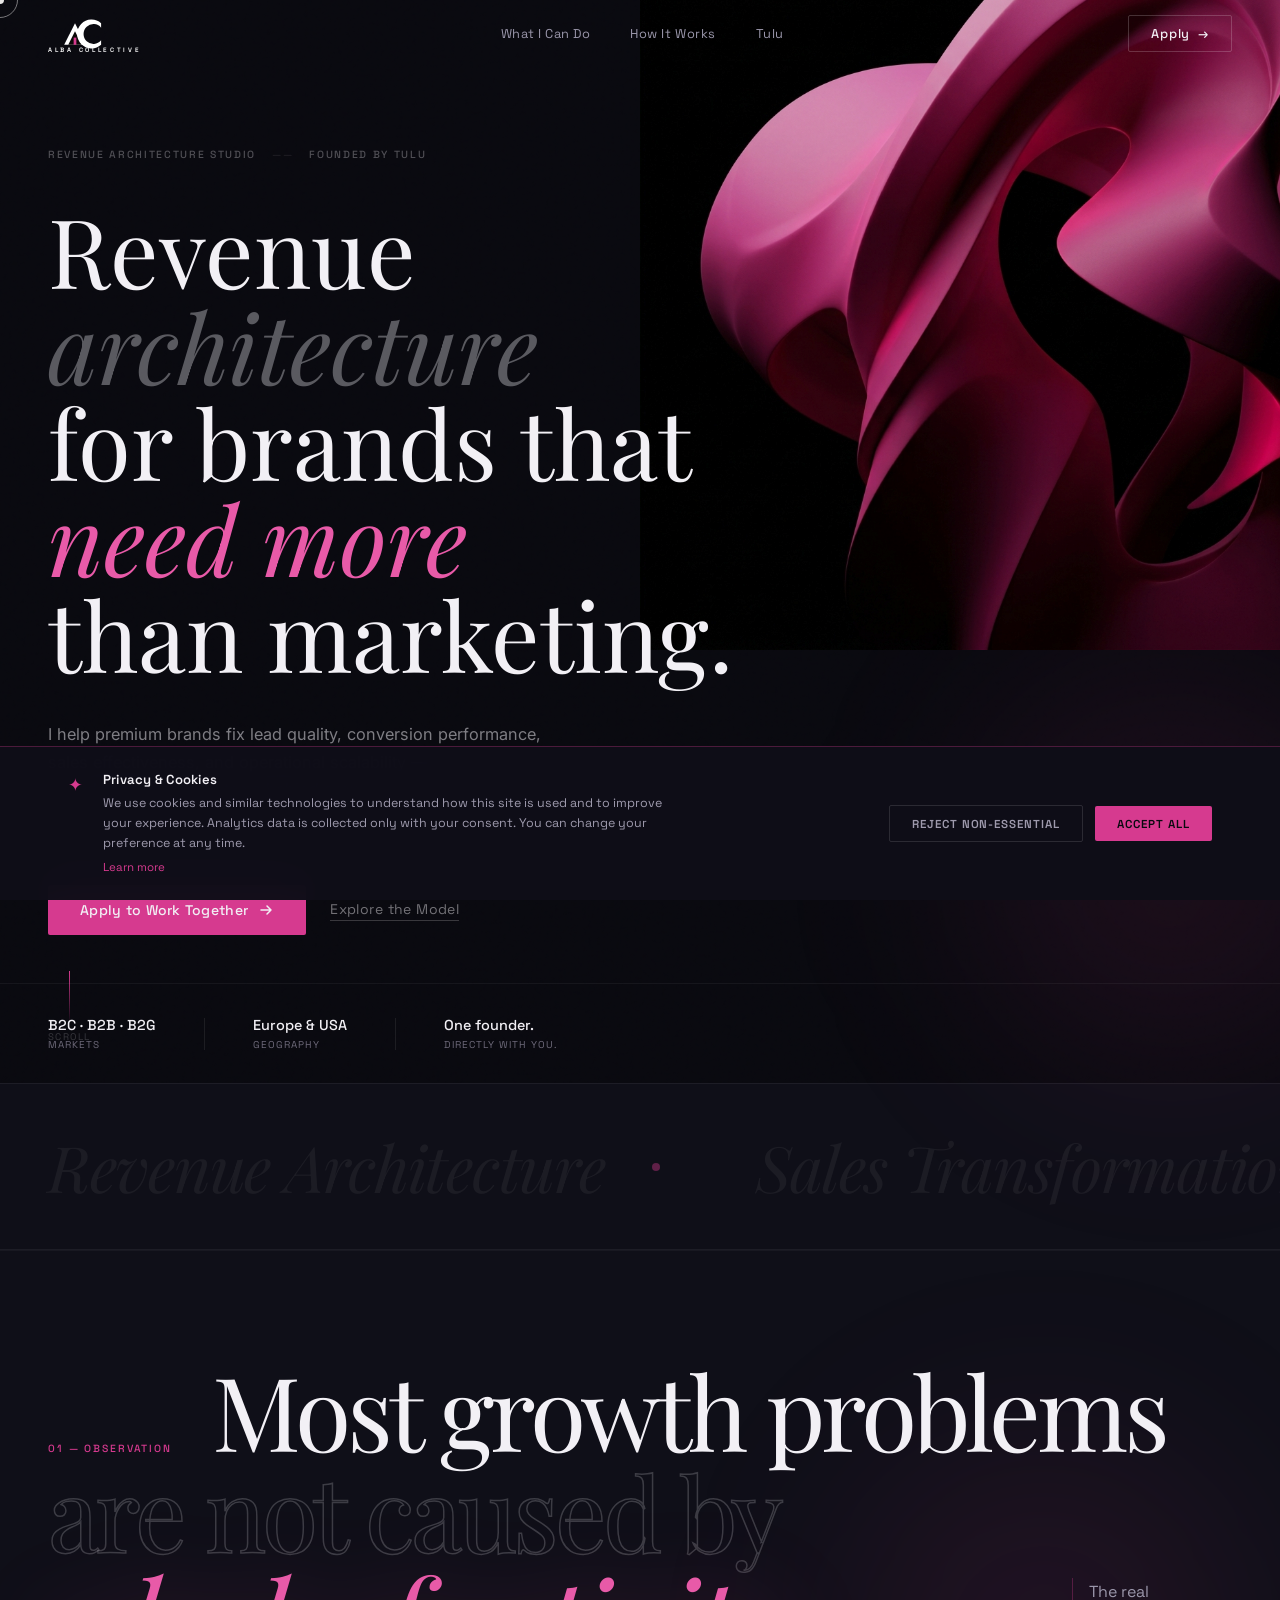
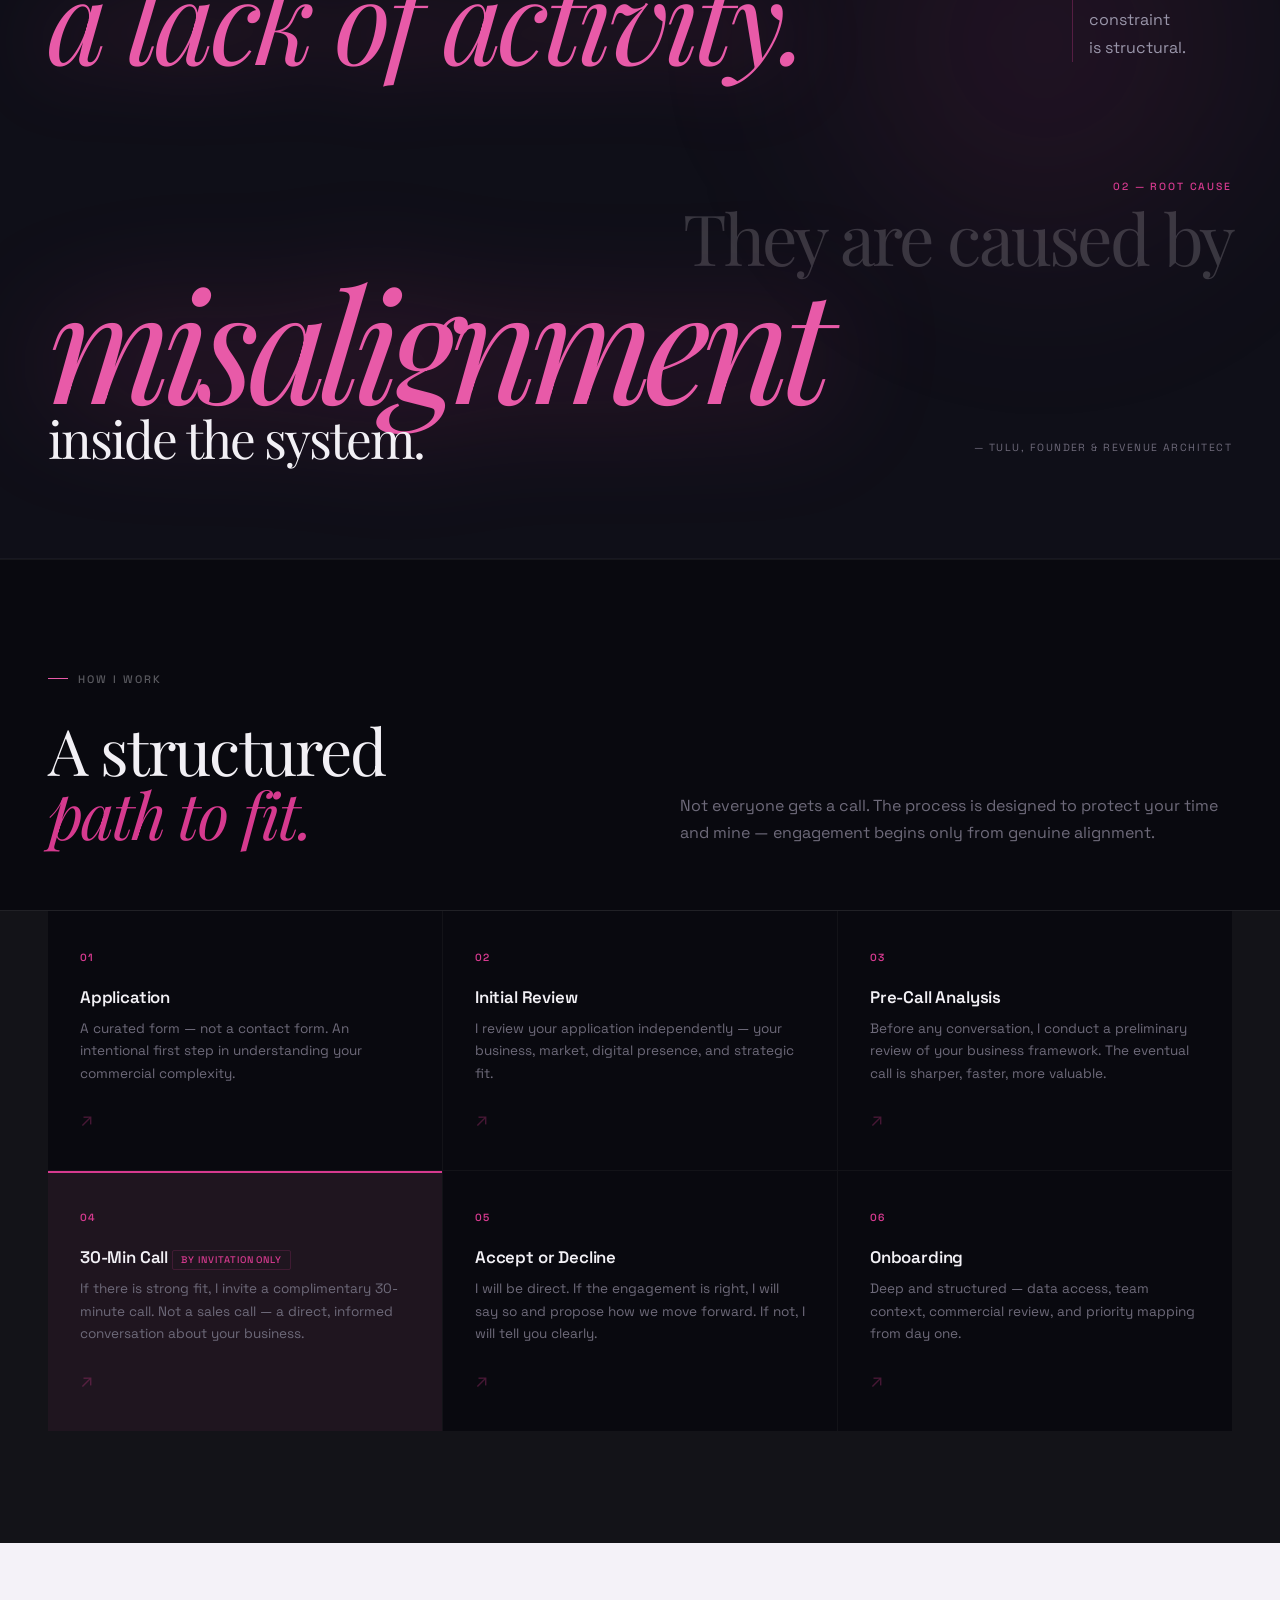
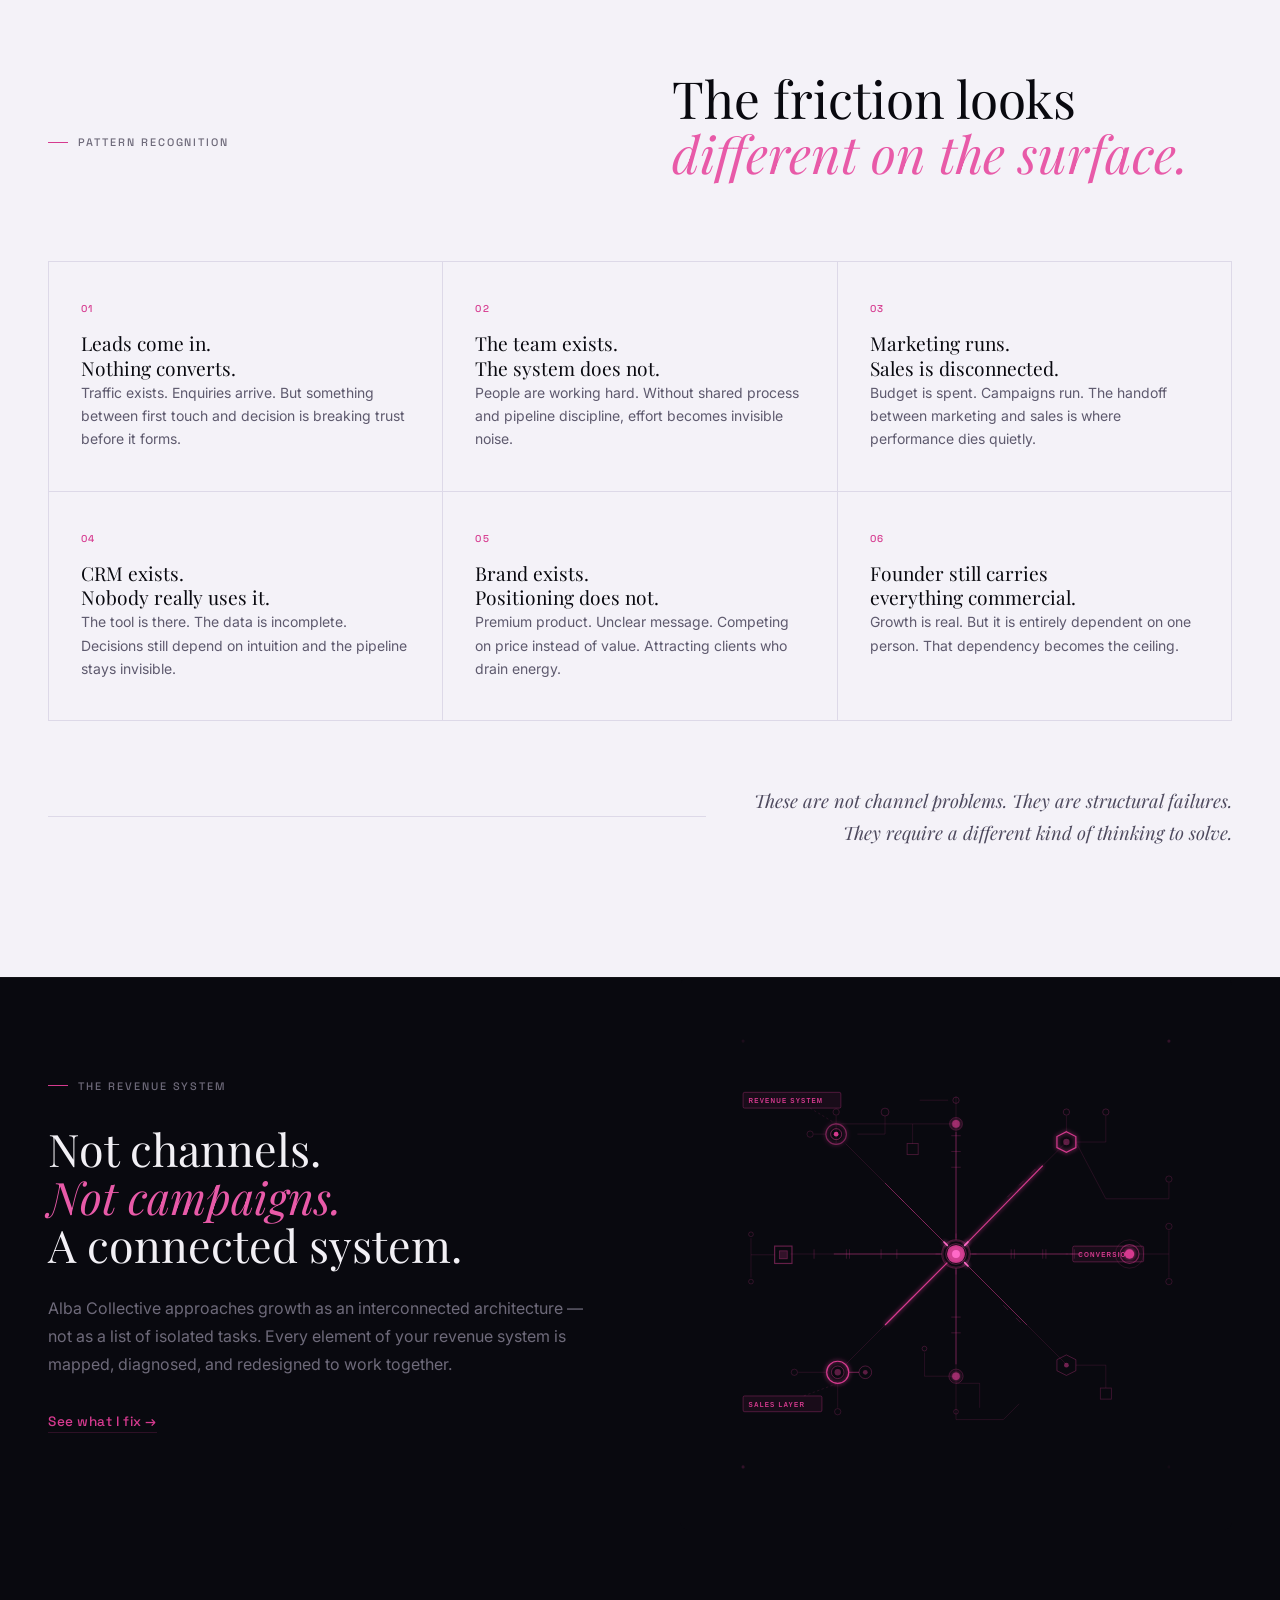
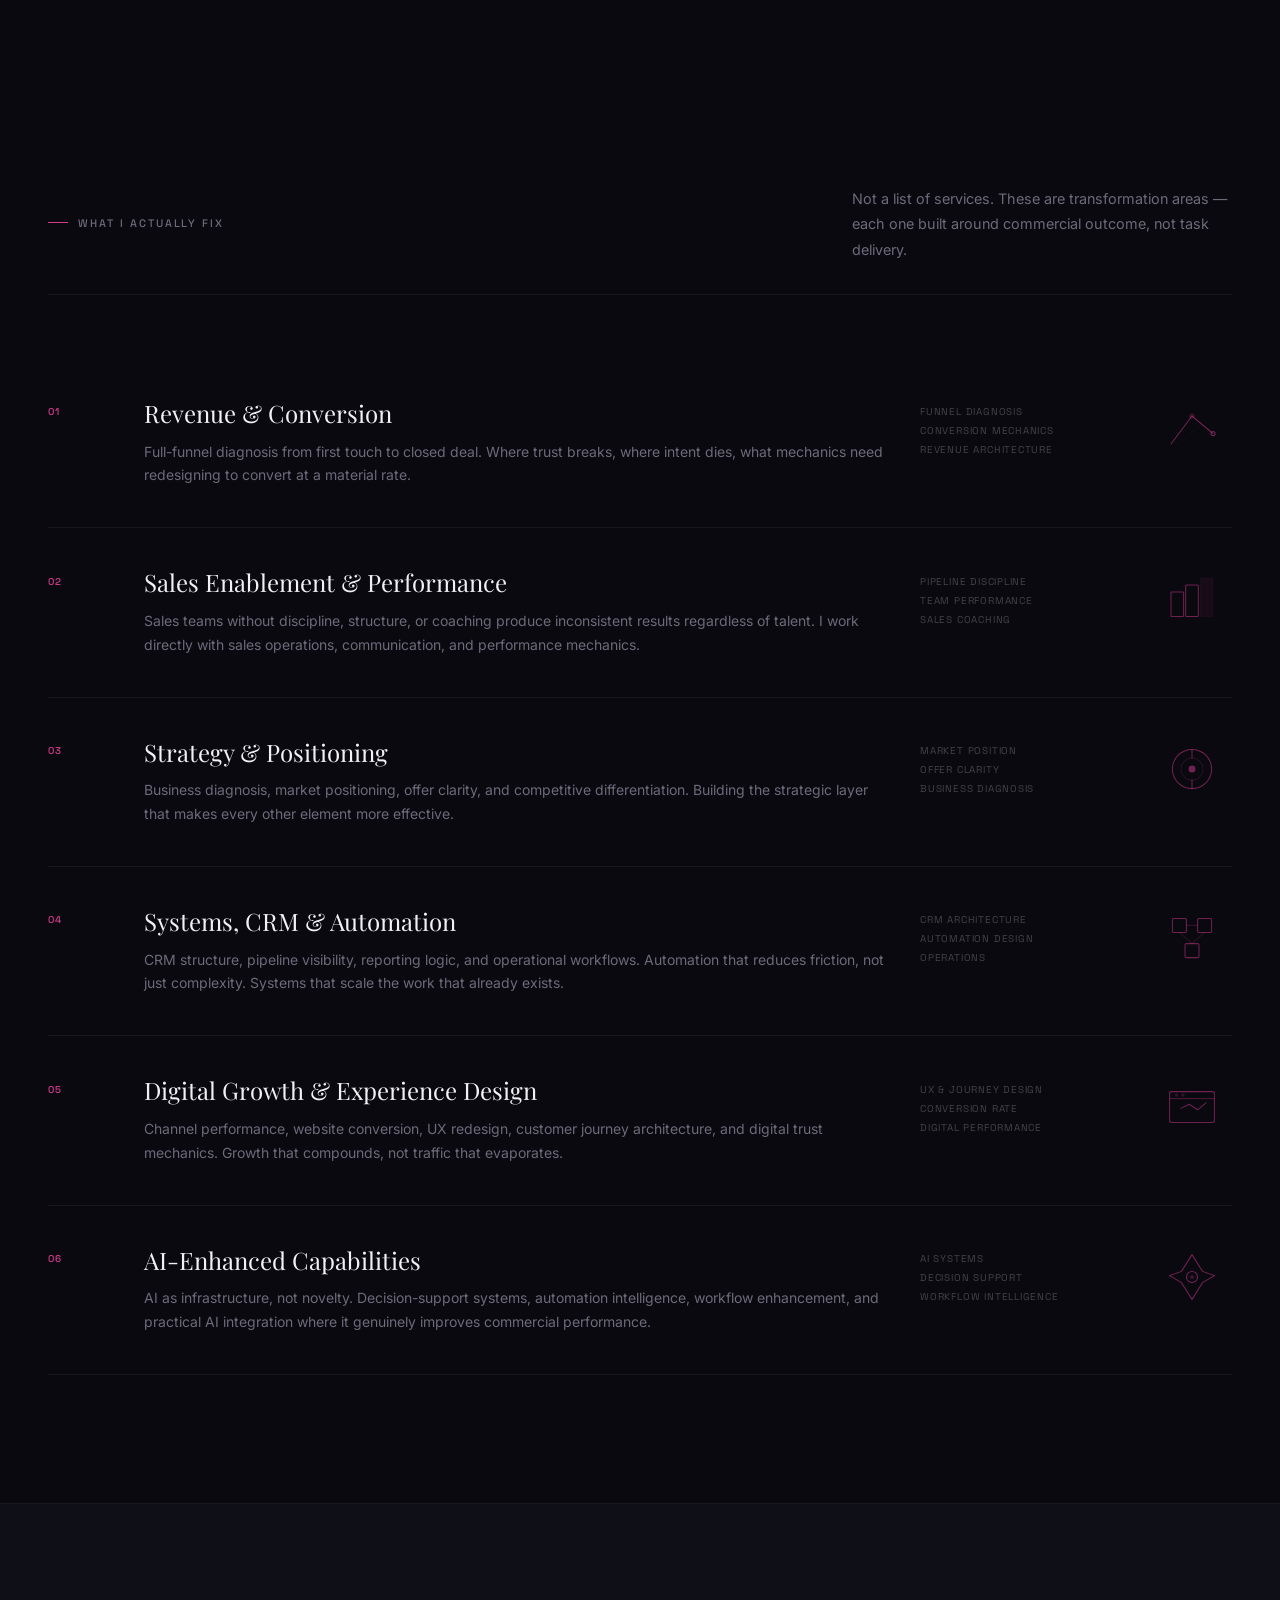
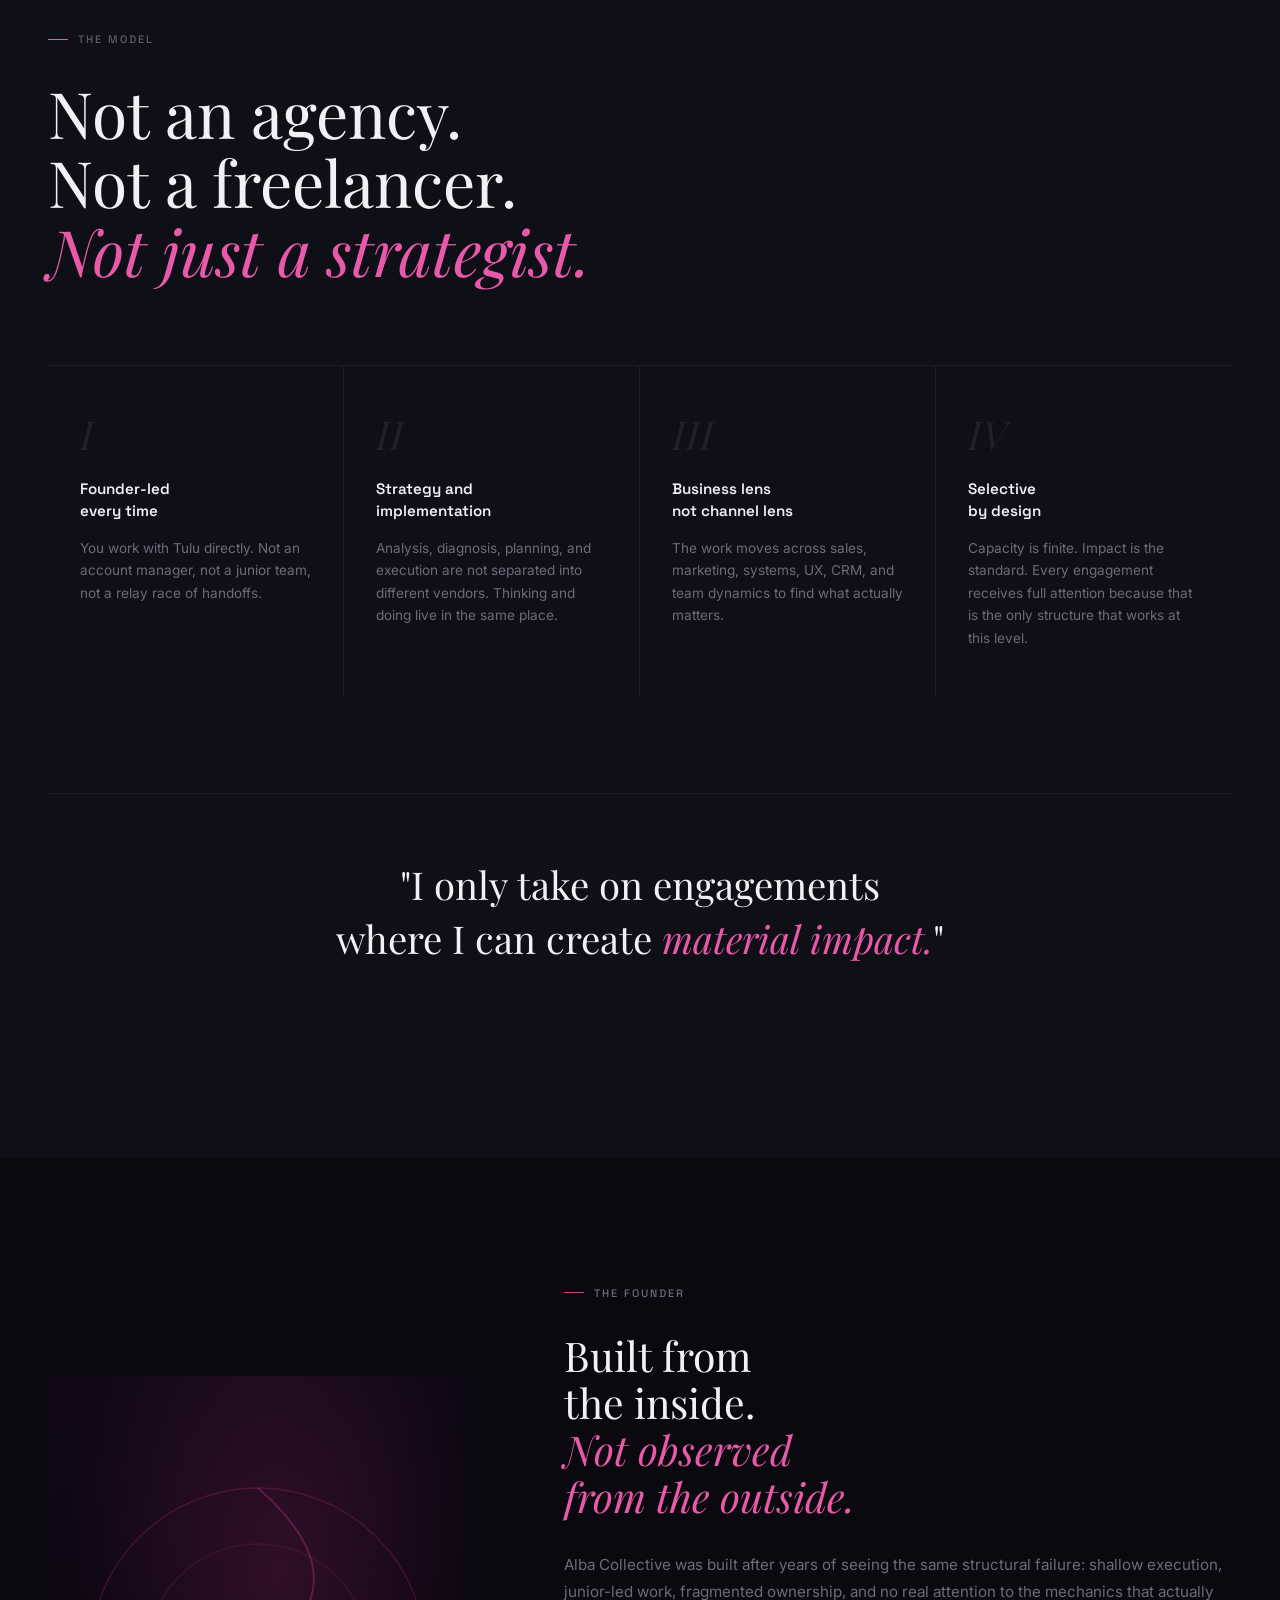
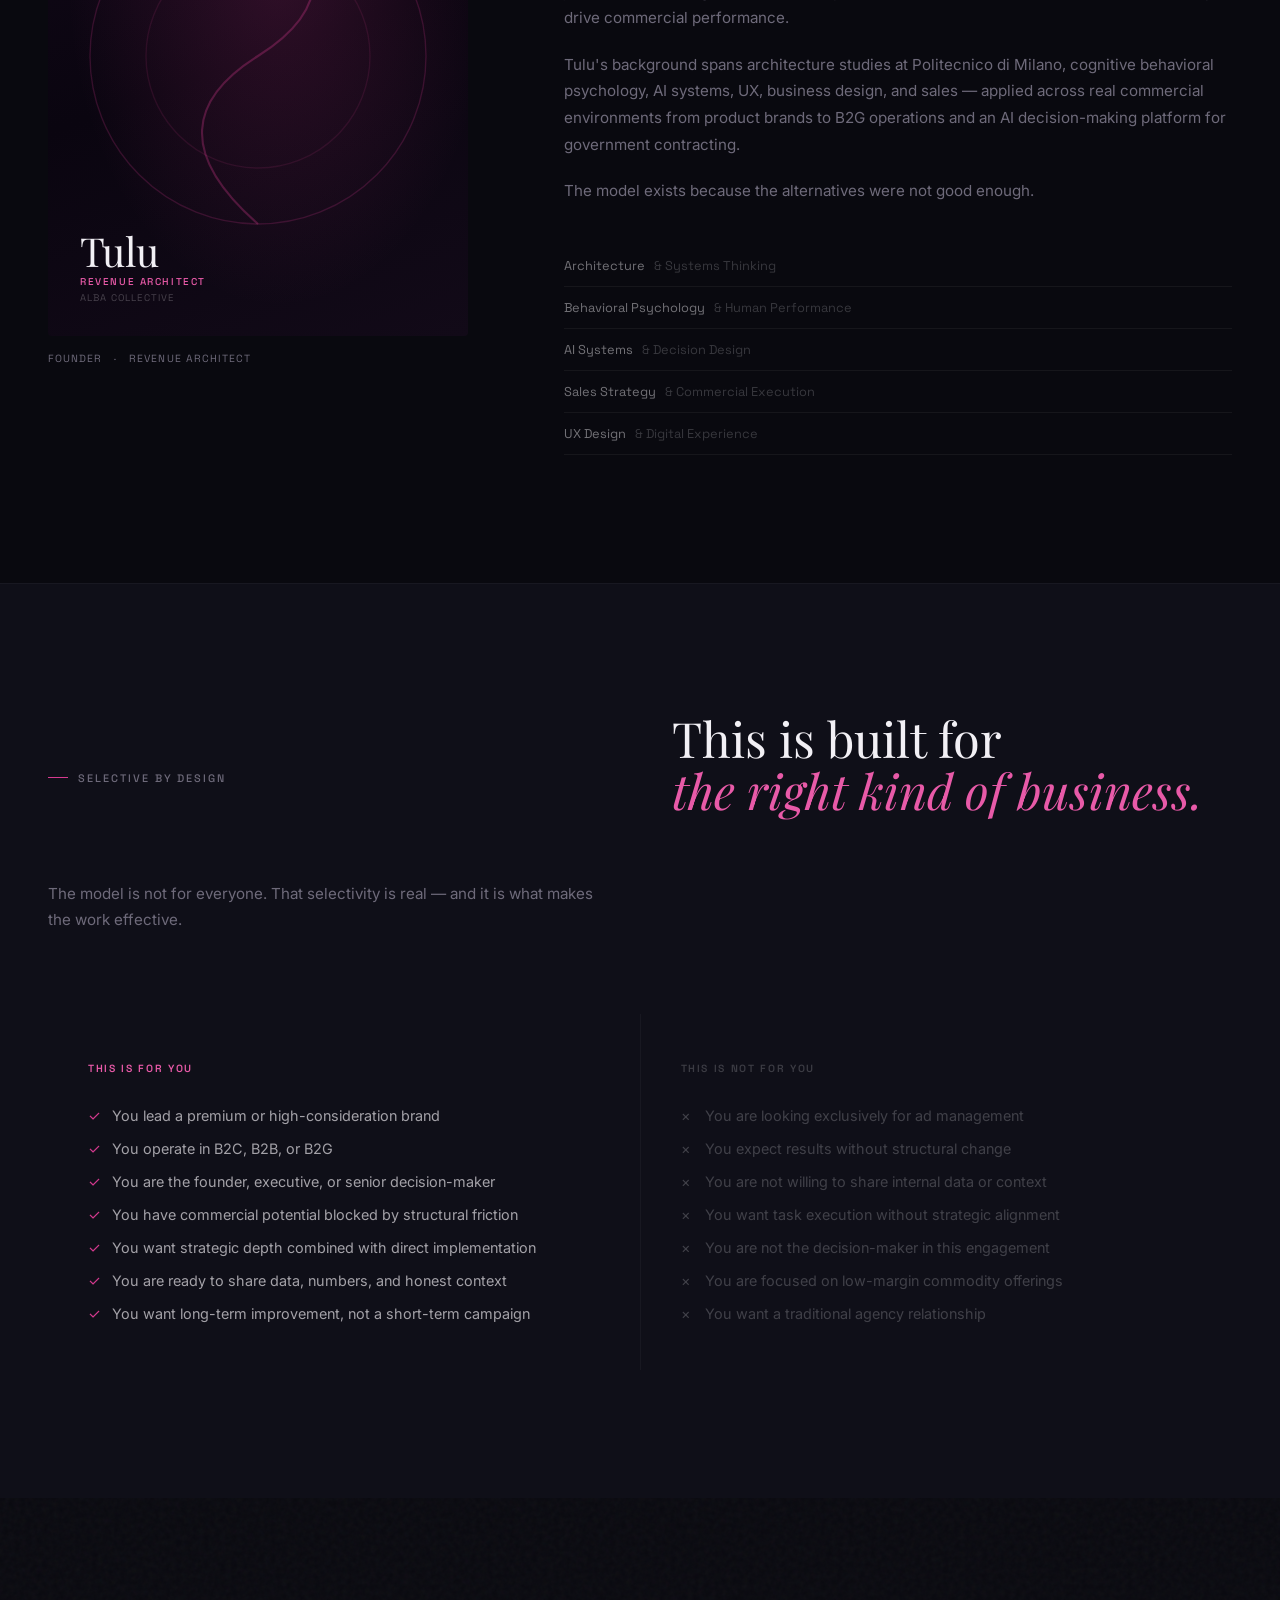
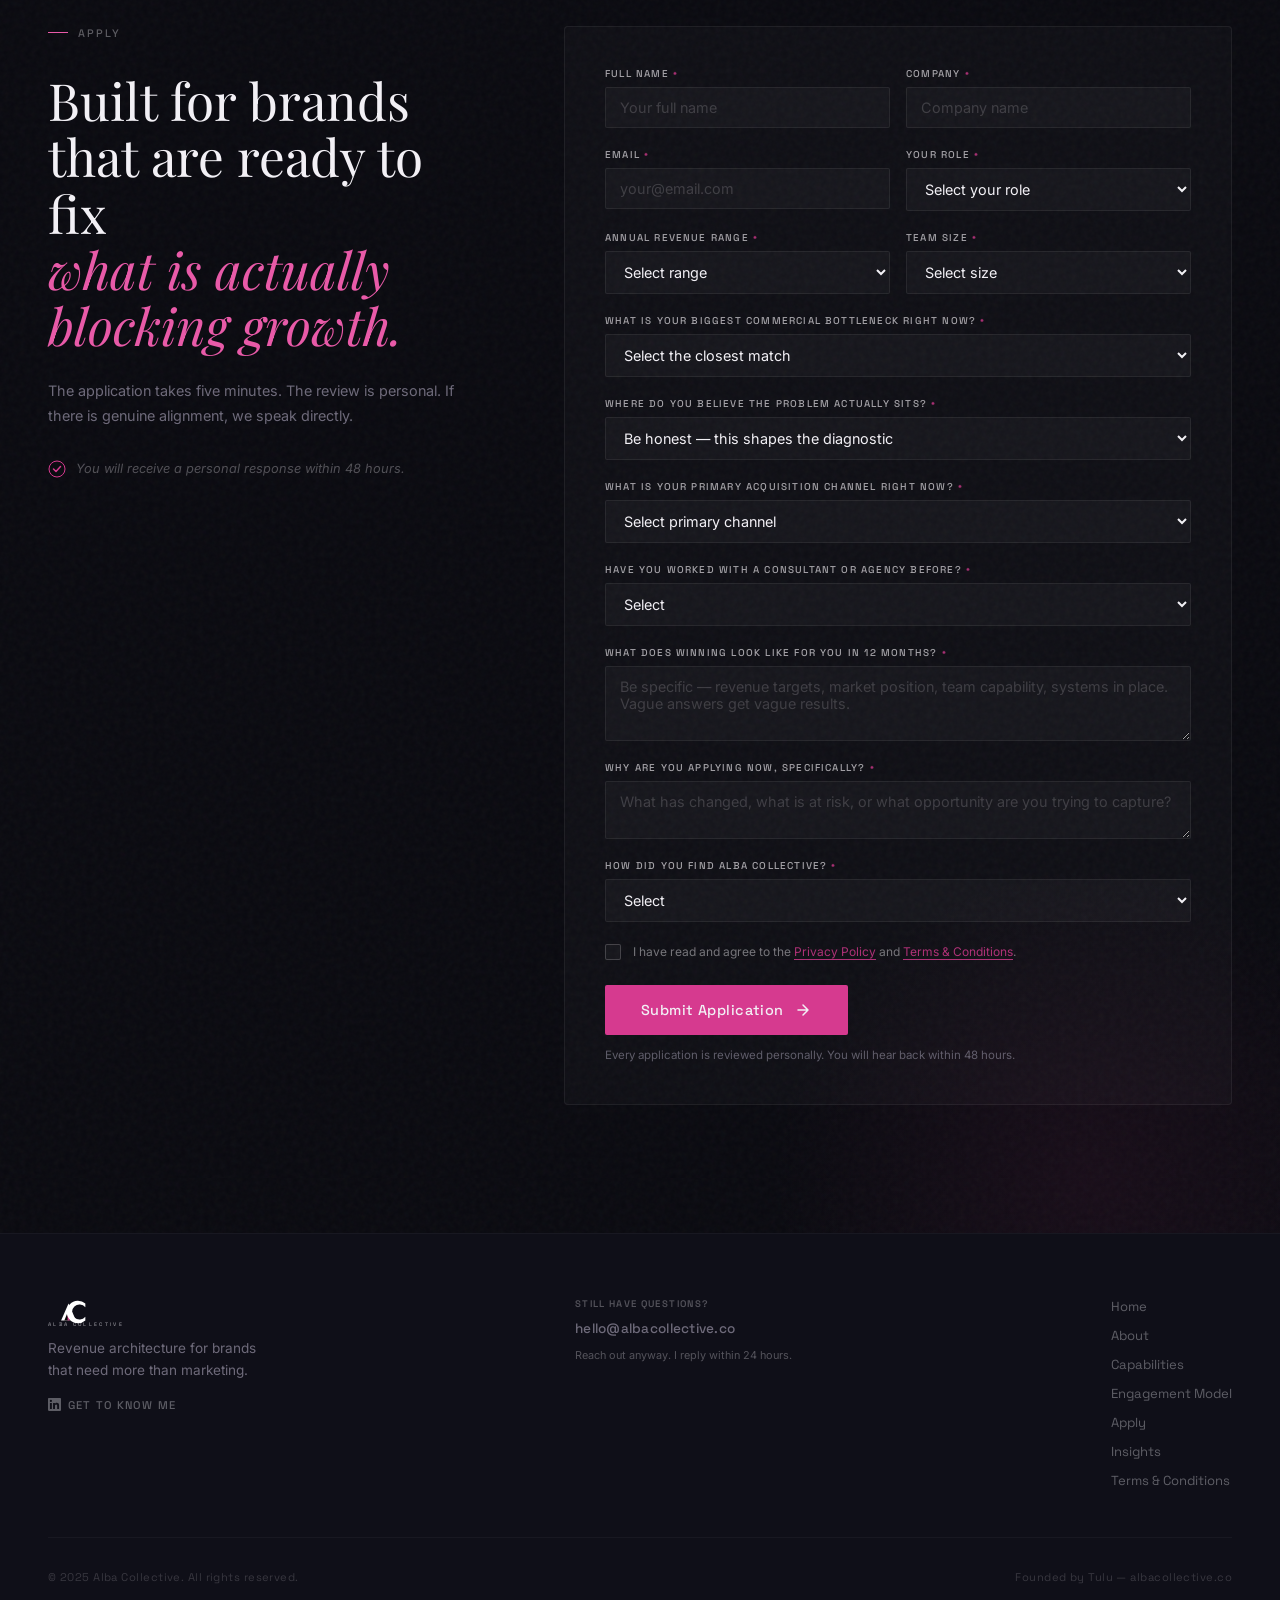
<file: index.html>
<!DOCTYPE html>
<html lang="en">
<head>
  <meta charset="UTF-8" />
  <meta name="viewport" content="width=device-width, initial-scale=1.0" />
  <title>Alba Collective — Revenue Architecture Studio</title>
  <meta name="description" content="Alba Collective is a founder-led revenue architecture studio. We help premium brands fix lead quality, conversion performance, sales effectiveness, and operational scalability." />
  <meta name="robots" content="index, follow" />
  <link rel="canonical" href="https://albacollective.co/" />

  <!-- Open Graph / LinkedIn / Facebook -->
  <meta property="og:type" content="website" />
  <meta property="og:url" content="https://albacollective.co/" />
  <meta property="og:title" content="Alba Collective — Revenue Architecture Studio" />
  <meta property="og:description" content="Founder-led revenue architecture for premium brands. Fix the systems behind growth: lead quality, conversion, sales performance, and scalability." />
  <meta property="og:image" content="https://albacollective.co/linkedin-cover.png" />
  <meta property="og:image:width" content="1200" />
  <meta property="og:image:height" content="630" />
  <meta property="og:site_name" content="Alba Collective" />
  <meta property="og:locale" content="en_GB" />

  <!-- Twitter / X Card -->
  <meta name="twitter:card" content="summary_large_image" />
  <meta name="twitter:url" content="https://albacollective.co/" />
  <meta name="twitter:title" content="Alba Collective — Revenue Architecture Studio" />
  <meta name="twitter:description" content="Founder-led revenue architecture for premium brands. Fix the systems behind growth: lead quality, conversion, sales performance, and scalability." />
  <meta name="twitter:image" content="https://albacollective.co/linkedin-cover.png" />

  <!-- Schema.org JSON-LD Structured Data -->
  <script type="application/ld+json">
  {
    "@context": "https://schema.org",
    "@type": "ProfessionalService",
    "name": "Alba Collective",
    "description": "Founder-led revenue architecture studio helping premium brands fix lead quality, conversion performance, sales effectiveness, and operational scalability.",
    "url": "https://albacollective.co",
    "logo": "https://albacollective.co/logo.png",
    "image": "https://albacollective.co/linkedin-cover.png",
    "email": "hello@albacollective.co",
    "founder": {
      "@type": "Person",
      "name": "Tulu",
      "jobTitle": "Revenue Architect",
      "url": "https://www.linkedin.com/in/tuluguven/"
    },
    "areaServed": ["Europe", "United States"],
    "knowsAbout": [
      "Revenue Architecture",
      "Sales Transformation",
      "CRM Architecture",
      "Conversion Rate Optimisation",
      "AI-Enhanced Growth",
      "Brand Positioning",
      "Sales Coaching",
      "Google Ads",
      "Email Marketing Automation"
    ],
    "sameAs": [
      "https://www.linkedin.com/in/tuluguven/"
    ]
  }
  </script>

  <link rel="icon" type="image/x-icon" href="/favicon.ico" />
  <link rel="icon" type="image/png" sizes="32x32" href="/favicon-32.png" />
  <link rel="apple-touch-icon" sizes="180x180" href="/apple-touch-icon.png" />
  <link rel="preconnect" href="https://fonts.googleapis.com" />
  <link rel="preconnect" href="https://fonts.gstatic.com" crossorigin />
  <link href="https://fonts.googleapis.com/css2?family=Playfair+Display:ital,wght@0,400;0,500;1,400;1,500&family=Inter:wght@300;400;500&family=Space+Grotesk:wght@300;400;500;600&display=swap" rel="stylesheet" />
  <link rel="stylesheet" href="style.css" />
  <!-- Google Consent Mode v2 — defaults must be inline, before any tag fires -->
  <script>
    window.dataLayer = window.dataLayer || [];
    function gtag() { dataLayer.push(arguments); }
    gtag('consent', 'default', {
      'ad_user_data':        'denied',
      'ad_personalization':  'denied',
      'ad_storage':          'denied',
      'analytics_storage':   'denied',
      'functionality_storage': 'granted',
      'security_storage':      'granted',
      'wait_for_update': 500
    });
  </script>
  <!-- Google Tag Manager -->
  <script>(function(w,d,s,l,i){w[l]=w[l]||[];w[l].push({'gtm.start':
  new Date().getTime(),event:'gtm.js'});var f=d.getElementsByTagName(s)[0],
  j=d.createElement(s),dl=l!='dataLayer'?'&l='+l:'';j.async=true;j.src=
  'https://www.googletagmanager.com/gtm.js?id='+i+dl;f.parentNode.insertBefore(j,f);
  })(window,document,'script','dataLayer','GTM-N5D2R9BV');</script>
  <!-- End Google Tag Manager -->
  <!-- Consent banner — updates GTM consent signals on user action -->
  <script src="consent.js"></script>
</head>
<body>
  <!-- Google Tag Manager (noscript) -->
  <noscript><iframe src="https://www.googletagmanager.com/ns.html?id=GTM-N5D2R9BV"
  height="0" width="0" style="display:none;visibility:hidden"></iframe></noscript>
  <!-- End Google Tag Manager (noscript) -->

  <!-- CURSOR -->
  <div class="cursor" id="cursor">
    <div class="cursor__dot"></div>
    <div class="cursor__ring"></div>
  </div>

  <!-- NAV -->
  <nav class="nav" id="nav">
    <div class="nav__inner">
      <a href="#" class="nav__logo" aria-label="Alba Collective">
        <svg class="nav__logo-svg" viewBox="0 0 120 40" fill="none" xmlns="http://www.w3.org/2000/svg" aria-hidden="true">
          <!-- A mark -->
          <polygon points="18,32 30,8 42,32" fill="white"/>
          <polygon points="22.5,32 30,17 37.5,32" fill="#0a0907"/>
          <!-- A legs pink accent -->
          <rect x="28.5" y="24" width="3" height="8" fill="#D63A8F"/>
          <!-- C mark -->
          <path d="M59,8 A16,16 0 1,0 59,32 L59,27 A11,11 0 1,1 59,13 Z" fill="white"/>
          <!-- Wordmark -->
          <text x="0" y="40" font-family="'Space Grotesk', sans-serif" font-size="7" font-weight="600" letter-spacing="3" fill="white" text-anchor="start">ALBA COLLECTIVE</text>
        </svg>
      </a>
      <div class="nav__center">
        <a href="/what-i-do" class="nav__link">What I Can Do</a>
        <a href="#model" class="nav__link">How It Works</a>
        <a href="#founder" class="nav__link">Tulu</a>
      </div>
      <a href="#apply" class="nav__apply">
        Apply <span class="nav__apply-arrow">→</span>
      </a>
      <button class="nav__burger" id="navBurger" aria-label="Menu">
        <span></span><span></span>
      </button>
    </div>
  </nav>

  <!-- MOBILE MENU -->
  <div class="mobile-menu" id="mobileMenu">
    <button class="mobile-menu__close" id="mobileClose">✕</button>
    <div class="mobile-menu__links">
      <a href="#work" class="mm-link">Capabilities</a>
      <a href="#model" class="mm-link">Model</a>
      <a href="#founder" class="mm-link">Tulu</a>
      <a href="#apply" class="mm-link mm-link--cta">Apply →</a>
    </div>
    <div class="mobile-menu__meta">
      <span>albacollective.co</span>
      <span>© 2025</span>
    </div>
  </div>

  <main>

    <!-- ══════════════════════════════════════════════
         HERO
    ══════════════════════════════════════════════ -->
    <section class="hero" id="hero">
      <!-- Sculpture visual -->
      <div class="hero__sculpture">
        <img src="sculpture.png" alt="Alba Collective — Revenue Architecture" />
      </div>

      <!-- Animated noise grain -->
      <div class="hero__noise"></div>

      <!-- Content -->
      <div class="hero__content">
        <div class="hero__eyebrow" data-reveal>
          <span class="tag-line">Revenue Architecture Studio</span>
          <span class="tag-sep">——</span>
          <span class="tag-line">Founded by Tulu</span>
        </div>

        <h1 class="hero__h1" data-split>
          <span class="h1-line" data-reveal-line>Revenue</span>
          <span class="h1-line h1-line--italic" data-reveal-line>architecture</span>
          <span class="h1-line" data-reveal-line>for brands that</span>
          <span class="h1-line h1-line--italic" data-reveal-line>need more</span>
          <span class="h1-line" data-reveal-line>than marketing.</span>
        </h1>

        <div class="hero__body" data-reveal>
          <p>I help premium brands fix lead quality, conversion performance,<br />sales effectiveness, and operational scalability —<br />by redesigning the systems behind growth.</p>
        </div>

        <div class="hero__selective" data-reveal>
          <svg width="14" height="14" viewBox="0 0 14 14" fill="none"><circle cx="7" cy="7" r="6" stroke="currentColor" stroke-width="1"/><circle cx="7" cy="7" r="2" fill="currentColor"/></svg>
          I only take on engagements where I can create material impact.
        </div>

        <div class="hero__ctas" data-reveal>
          <a href="#apply" class="cta-primary" id="heroCTA">
            <span>Apply to Work Together</span>
            <svg width="16" height="16" viewBox="0 0 16 16"><path d="M3 8h10M9 4l4 4-4 4" stroke="currentColor" stroke-width="1.5" stroke-linecap="round" stroke-linejoin="round" fill="none"/></svg>
          </a>
          <a href="#model" class="cta-ghost">Explore the Model</a>
        </div>
      </div>

      <!-- Scroll indicator -->
      <div class="hero__scroll">
        <div class="hero__scroll-line"></div>
        <span>scroll</span>
      </div>

      <!-- Bottom stats bar -->
      <div class="hero__stats">
        <div class="hero__stat">
          <span class="stat-val">B2C · B2B · B2G</span>
          <span class="stat-label">Markets</span>
        </div>
        <div class="hero__stat-sep"></div>
        <div class="hero__stat">
          <span class="stat-val">Europe &amp; USA</span>
          <span class="stat-label">Geography</span>
        </div>
        <div class="hero__stat-sep"></div>
        <div class="hero__stat">
          <span class="stat-val">One founder.</span>
          <span class="stat-label">Directly with you.</span>
        </div>
      </div>
    </section>

    <!-- ── MARQUEE TICKER ── -->
    <div class="marquee">
      <div class="marquee__track">
        <div class="marquee__item"><span>Revenue Architecture</span><div class="mq-dot"></div></div>
        <div class="marquee__item"><span>Sales Transformation</span><div class="mq-dot"></div></div>
        <div class="marquee__item"><span>Systems Thinking</span><div class="mq-dot"></div></div>
        <div class="marquee__item"><span>Conversion Design</span><div class="mq-dot"></div></div>
        <div class="marquee__item"><span>CRM Architecture</span><div class="mq-dot"></div></div>
        <div class="marquee__item"><span>AI-Enhanced Growth</span><div class="mq-dot"></div></div>
        <div class="marquee__item"><span>Strategic Positioning</span><div class="mq-dot"></div></div>
      </div>
    </div>

    <!-- ══════════════════════════════════════════════
         MANIFESTO — Editorial Stacked
    ══════════════════════════════════════════════ -->
    <section class="manifesto" id="manifesto">
      <div class="gradient-orb" style="top:10%;right:-5%;"></div>

      <!-- Line 1: full-width statement -->
      <div class="mf-row mf-row--1" data-reveal>
        <span class="mf-tag">01 — Observation</span>
        <h2 class="mf-headline mf-headline--normal">Most growth problems</h2>
      </div>

      <!-- Line 2: outlined / ghost text -->
      <div class="mf-row mf-row--2" data-reveal style="transition-delay:0.08s">
        <h2 class="mf-headline mf-headline--outline">are not caused by</h2>
      </div>

      <!-- Line 3: pink em + huge -->
      <div class="mf-row mf-row--3" data-reveal style="transition-delay:0.16s">
        <h2 class="mf-headline mf-headline--pink"><em>a lack of activity.</em></h2>
        <div class="mf-aside">
          <p>The real constraint<br />is structural.</p>
        </div>
      </div>

      <!-- Divider -->
      <div class="mf-divider" data-clip style="transition-delay:0.24s">
        <div class="mf-divider__line"></div>
        <span class="mf-divider__dot"></span>
        <div class="mf-divider__line"></div>
      </div>

      <!-- Line 4: smaller right-pushed -->
      <div class="mf-row mf-row--4" data-reveal style="transition-delay:0.32s">
        <span class="mf-tag mf-tag--right">02 — Root Cause</span>
        <h2 class="mf-headline mf-headline--dim" style="text-align:right;">They are caused by</h2>
      </div>

      <!-- Line 5: giant outlined MISALIGNMENT -->
      <div class="mf-row mf-row--5" data-reveal style="transition-delay:0.4s">
        <h2 class="mf-headline mf-headline--giant"><em>misalignment</em></h2>
      </div>

      <!-- Line 6: small + attribution -->
      <div class="mf-row mf-row--6" data-reveal style="transition-delay:0.48s">
        <h2 class="mf-headline mf-headline--small">inside the system.</h2>
        <span class="mf-attr">— Tulu, Founder &amp; Revenue Architect</span>
      </div>
    </section>


    <!-- ══════════════════════════════════════════════
         PROCESS — Bold dark, full-bleed (moved early)
    ══════════════════════════════════════════════ -->
    <section class="process" id="model">
      <div class="process__intro">
        <div class="proc-intro-left" data-slide-left>
          <div class="sec-label light">How I Work</div>
          <h2 class="proc-big-h">A structured<br /><em>path to fit.</em></h2>
        </div>
        <div class="proc-intro-right" data-slide-right>
          <p>Not everyone gets a call. The process is designed to protect your time and mine — engagement begins only from genuine alignment.</p>
        </div>
      </div>

      <div class="proc-grid">
        <div class="proc-card" data-reveal>
          <div class="proc-card__num">01</div>
          <div class="proc-card__body">
            <h3>Application</h3>
            <p>A curated form — not a contact form. An intentional first step in understanding your commercial complexity.</p>
          </div>
          <div class="proc-card__arrow">↗</div>
        </div>
        <div class="proc-card" data-reveal style="transition-delay:0.06s">
          <div class="proc-card__num">02</div>
          <div class="proc-card__body">
            <h3>Initial Review</h3>
            <p>I review your application independently — your business, market, digital presence, and strategic fit.</p>
          </div>
          <div class="proc-card__arrow">↗</div>
        </div>
        <div class="proc-card" data-reveal style="transition-delay:0.12s">
          <div class="proc-card__num">03</div>
          <div class="proc-card__body">
            <h3>Pre-Call Analysis</h3>
            <p>Before any conversation, I conduct a preliminary review of your business framework. The eventual call is sharper, faster, more valuable.</p>
          </div>
          <div class="proc-card__arrow">↗</div>
        </div>
        <div class="proc-card proc-card--highlight" data-reveal style="transition-delay:0.18s">
          <div class="proc-card__num">04</div>
          <div class="proc-card__body">
            <h3>30-Min Call <span class="selective-badge">By invitation only</span></h3>
            <p>If there is strong fit, I invite a complimentary 30-minute call. Not a sales call — a direct, informed conversation about your business.</p>
          </div>
          <div class="proc-card__arrow">↗</div>
        </div>
        <div class="proc-card" data-reveal style="transition-delay:0.24s">
          <div class="proc-card__num">05</div>
          <div class="proc-card__body">
            <h3>Accept or Decline</h3>
            <p>I will be direct. If the engagement is right, I will say so and propose how we move forward. If not, I will tell you clearly.</p>
          </div>
          <div class="proc-card__arrow">↗</div>
        </div>
        <div class="proc-card" data-reveal style="transition-delay:0.30s">
          <div class="proc-card__num">06</div>
          <div class="proc-card__body">
            <h3>Onboarding</h3>
            <p>Deep and structured — data access, team context, commercial review, and priority mapping from day one.</p>
          </div>
          <div class="proc-card__arrow">↗</div>
        </div>
      </div>
    </section>

    <!-- ══════════════════════════════════════════════
         PROBLEMS — Editorial scroll section
    ══════════════════════════════════════════════ -->
    <section class="problems" id="problems">
      <div class="problems__header" data-reveal>
        <div class="sec-label">Pattern Recognition</div>
        <h2 class="problems__h2">
          The friction looks<br /><em>different on the surface.</em>
        </h2>
      </div>

      <div class="problems__rail">
        <div class="prob-item" data-reveal>
          <span class="prob-n">01</span>
          <div class="prob-body">
            <h3>Leads come in.<br />Nothing converts.</h3>
            <p>Traffic exists. Enquiries arrive. But something between first touch and decision is breaking trust before it forms.</p>
          </div>
        </div>
        <div class="prob-item" data-reveal>
          <span class="prob-n">02</span>
          <div class="prob-body">
            <h3>The team exists.<br />The system does not.</h3>
            <p>People are working hard. Without shared process and pipeline discipline, effort becomes invisible noise.</p>
          </div>
        </div>
        <div class="prob-item" data-reveal>
          <span class="prob-n">03</span>
          <div class="prob-body">
            <h3>Marketing runs.<br />Sales is disconnected.</h3>
            <p>Budget is spent. Campaigns run. The handoff between marketing and sales is where performance dies quietly.</p>
          </div>
        </div>
        <div class="prob-item" data-reveal>
          <span class="prob-n">04</span>
          <div class="prob-body">
            <h3>CRM exists.<br />Nobody really uses it.</h3>
            <p>The tool is there. The data is incomplete. Decisions still depend on intuition and the pipeline stays invisible.</p>
          </div>
        </div>
        <div class="prob-item" data-reveal>
          <span class="prob-n">05</span>
          <div class="prob-body">
            <h3>Brand exists.<br />Positioning does not.</h3>
            <p>Premium product. Unclear message. Competing on price instead of value. Attracting clients who drain energy.</p>
          </div>
        </div>
        <div class="prob-item" data-reveal>
          <span class="prob-n">06</span>
          <div class="prob-body">
            <h3>Founder still carries<br />everything commercial.</h3>
            <p>Growth is real. But it is entirely dependent on one person. That dependency becomes the ceiling.</p>
          </div>
        </div>
      </div>

      <div class="problems__conclusion" data-reveal>
        <div class="conc-line"></div>
        <p>These are not channel problems. They are structural failures.<br />They require a different kind of thinking to solve.</p>
      </div>
    </section>

    <!-- ══════════════════════════════════════════════
         DIAGRAM SECTION — System visual
    ══════════════════════════════════════════════ -->
    <section class="diag-section" id="diagram">
      <div class="diag-section__inner">
      <div class="diag-section__left" data-reveal>
        <div class="sec-label light">The Revenue System</div>
        <h2 class="diag-h2">
          Not channels.<br /><em>Not campaigns.</em><br />A connected system.
        </h2>
        <p>Alba Collective approaches growth as an interconnected architecture — not as a list of isolated tasks. Every element of your revenue system is mapped, diagnosed, and redesigned to work together.</p>
        <a href="#work" class="text-link">See what I fix →</a>
      </div>
      <div class="diag-section__right" data-reveal>
        <div class="diag-img-wrap">
          <img src="diagram.svg" alt="Revenue architecture system diagram showing interconnected commercial systems" loading="lazy" style="background:#09090f;border-radius:8px;" />
        </div>
      </div>
      </div><!-- /.diag-section__inner -->
    </section>

    <!-- ══════════════════════════════════════════════
         CAPABILITIES — Bold list
    ══════════════════════════════════════════════ -->
    <section class="work" id="work">
      <div class="work__header" data-reveal>
        <div class="sec-label">What I Actually Fix</div>
        <div class="work__header-right">
          <p>Not a list of services. These are transformation areas — each one built around commercial outcome, not task delivery.</p>
        </div>
      </div>

      <div class="work__list">

        <div class="work-item" data-reveal id="cap-01">
          <div class="work-item__left">
            <span class="work-n">01</span>
          </div>
          <div class="work-item__main">
            <h3>Revenue &amp; Conversion</h3>
            <p>Full-funnel diagnosis from first touch to closed deal. Where trust breaks, where intent dies, what mechanics need redesigning to convert at a material rate.</p>
          </div>
          <div class="work-item__right">
            <span>Funnel Diagnosis</span>
            <span>Conversion Mechanics</span>
            <span>Revenue Architecture</span>
          </div>
          <div class="work-item__icon">
            <svg viewBox="0 0 80 80" fill="none" xmlns="http://www.w3.org/2000/svg">
              <path d="M10 60 L40 20 L70 45" stroke="currentColor" stroke-width="1.5" stroke-linecap="round"/>
              <circle cx="40" cy="20" r="4" fill="currentColor" opacity="0.4"/>
              <circle cx="70" cy="45" r="3" stroke="currentColor" stroke-width="1.5"/>
              <path d="M20 60 L50 35" stroke="currentColor" stroke-width="0.75" opacity="0.4" stroke-dasharray="3 4"/>
            </svg>
          </div>
        </div>

        <div class="work-item" data-reveal id="cap-02">
          <div class="work-item__left">
            <span class="work-n">02</span>
          </div>
          <div class="work-item__main">
            <h3>Sales Enablement &amp; Performance</h3>
            <p>Sales teams without discipline, structure, or coaching produce inconsistent results regardless of talent. I work directly with sales operations, communication, and performance mechanics.</p>
          </div>
          <div class="work-item__right">
            <span>Pipeline Discipline</span>
            <span>Team Performance</span>
            <span>Sales Coaching</span>
          </div>
          <div class="work-item__icon">
            <svg viewBox="0 0 80 80" fill="none" xmlns="http://www.w3.org/2000/svg">
              <rect x="10" y="30" width="18" height="35" rx="1" stroke="currentColor" stroke-width="1.5"/>
              <rect x="31" y="20" width="18" height="45" rx="1" stroke="currentColor" stroke-width="1.5"/>
              <rect x="52" y="10" width="18" height="55" rx="1" fill="currentColor" opacity="0.15" stroke="currentColor" stroke-width="1.5"/>
            </svg>
          </div>
        </div>

        <div class="work-item" data-reveal id="cap-03">
          <div class="work-item__left">
            <span class="work-n">03</span>
          </div>
          <div class="work-item__main">
            <h3>Strategy &amp; Positioning</h3>
            <p>Business diagnosis, market positioning, offer clarity, and competitive differentiation. Building the strategic layer that makes every other element more effective.</p>
          </div>
          <div class="work-item__right">
            <span>Market Position</span>
            <span>Offer Clarity</span>
            <span>Business Diagnosis</span>
          </div>
          <div class="work-item__icon">
            <svg viewBox="0 0 80 80" fill="none" xmlns="http://www.w3.org/2000/svg">
              <circle cx="40" cy="40" r="28" stroke="currentColor" stroke-width="1.5"/>
              <circle cx="40" cy="40" r="16" stroke="currentColor" stroke-width="1" opacity="0.5"/>
              <circle cx="40" cy="40" r="5" fill="currentColor"/>
              <line x1="40" y1="12" x2="40" y2="25" stroke="currentColor" stroke-width="1.5"/>
              <line x1="40" y1="55" x2="40" y2="68" stroke="currentColor" stroke-width="1.5"/>
            </svg>
          </div>
        </div>

        <div class="work-item" data-reveal id="cap-04">
          <div class="work-item__left">
            <span class="work-n">04</span>
          </div>
          <div class="work-item__main">
            <h3>Systems, CRM &amp; Automation</h3>
            <p>CRM structure, pipeline visibility, reporting logic, and operational workflows. Automation that reduces friction, not just complexity. Systems that scale the work that already exists.</p>
          </div>
          <div class="work-item__right">
            <span>CRM Architecture</span>
            <span>Automation Design</span>
            <span>Operations</span>
          </div>
          <div class="work-item__icon">
            <svg viewBox="0 0 80 80" fill="none" xmlns="http://www.w3.org/2000/svg">
              <rect x="12" y="12" width="20" height="20" rx="2" stroke="currentColor" stroke-width="1.5"/>
              <rect x="48" y="12" width="20" height="20" rx="2" stroke="currentColor" stroke-width="1.5"/>
              <rect x="30" y="48" width="20" height="20" rx="2" stroke="currentColor" stroke-width="1.5"/>
              <path d="M32 22 L48 22" stroke="currentColor" stroke-width="1" opacity="0.6"/>
              <path d="M22 32 L40 48" stroke="currentColor" stroke-width="1" opacity="0.6"/>
              <path d="M58 32 L40 48" stroke="currentColor" stroke-width="1" opacity="0.6"/>
            </svg>
          </div>
        </div>

        <div class="work-item" data-reveal id="cap-05">
          <div class="work-item__left">
            <span class="work-n">05</span>
          </div>
          <div class="work-item__main">
            <h3>Digital Growth &amp; Experience Design</h3>
            <p>Channel performance, website conversion, UX redesign, customer journey architecture, and digital trust mechanics. Growth that compounds, not traffic that evaporates.</p>
          </div>
          <div class="work-item__right">
            <span>UX &amp; Journey Design</span>
            <span>Conversion Rate</span>
            <span>Digital Performance</span>
          </div>
          <div class="work-item__icon">
            <svg viewBox="0 0 80 80" fill="none" xmlns="http://www.w3.org/2000/svg">
              <rect x="8" y="18" width="64" height="44" rx="3" stroke="currentColor" stroke-width="1.5"/>
              <path d="M8 28 L72 28" stroke="currentColor" stroke-width="1"/>
              <circle cx="18" cy="23" r="2.5" fill="currentColor" opacity="0.4"/>
              <circle cx="27" cy="23" r="2.5" fill="currentColor" opacity="0.4"/>
              <path d="M24 42 L36 36 L48 44 L60 34" stroke="currentColor" stroke-width="1.5" stroke-linecap="round" stroke-linejoin="round"/>
            </svg>
          </div>
        </div>

        <div class="work-item" data-reveal id="cap-06">
          <div class="work-item__left">
            <span class="work-n">06</span>
          </div>
          <div class="work-item__main">
            <h3>AI-Enhanced Capabilities</h3>
            <p>AI as infrastructure, not novelty. Decision-support systems, automation intelligence, workflow enhancement, and practical AI integration where it genuinely improves commercial performance.</p>
          </div>
          <div class="work-item__right">
            <span>AI Systems</span>
            <span>Decision Support</span>
            <span>Workflow Intelligence</span>
          </div>
          <div class="work-item__icon">
            <svg viewBox="0 0 80 80" fill="none" xmlns="http://www.w3.org/2000/svg">
              <polygon points="40,8 55,32 72,38 55,48 40,72 25,48 8,38 25,32" stroke="currentColor" stroke-width="1.5" fill="none"/>
              <circle cx="40" cy="40" r="8" stroke="currentColor" stroke-width="1.5"/>
              <circle cx="40" cy="40" r="3" fill="currentColor" opacity="0.5"/>
            </svg>
          </div>
        </div>

      </div>
    </section>

    <!-- ══════════════════════════════════════════════
         DIFFERENCE — Brand statement
    ══════════════════════════════════════════════ -->
    <section class="diff" id="difference">
      <div class="gradient-orb" style="bottom:-30%;right:-15%;"></div>
      <div class="diff__inner">
        <div class="diff__top" data-reveal>
          <div class="sec-label light">The Model</div>
          <h2 class="diff__h2">
            Not an agency.<br />
            Not a freelancer.<br />
            <em>Not just a strategist.</em>
          </h2>
        </div>

        <div class="diff__pillars">
          <div class="diff-pillar" data-reveal>
            <div class="diff-pillar__num">I</div>
            <h3>Founder-led<br />every time</h3>
            <p>You work with Tulu directly. Not an account manager, not a junior team, not a relay race of handoffs.</p>
          </div>
          <div class="diff-pillar" data-reveal>
            <div class="diff-pillar__num">II</div>
            <h3>Strategy and<br />implementation</h3>
            <p>Analysis, diagnosis, planning, and execution are not separated into different vendors. Thinking and doing live in the same place.</p>
          </div>
          <div class="diff-pillar" data-reveal>
            <div class="diff-pillar__num">III</div>
            <h3>Business lens<br />not channel lens</h3>
            <p>The work moves across sales, marketing, systems, UX, CRM, and team dynamics to find what actually matters.</p>
          </div>
          <div class="diff-pillar" data-reveal>
            <div class="diff-pillar__num">IV</div>
            <h3>Selective<br />by design</h3>
            <p>Capacity is finite. Impact is the standard. Every engagement receives full attention because that is the only structure that works at this level.</p>
          </div>
        </div>

        <div class="diff__quote" data-reveal>
          <blockquote>
            "I only take on engagements<br />where I can create <em>material impact.</em>"
          </blockquote>
        </div>
      </div>
    </section>

    <!-- ══════════════════════════════════════════════
         FOUNDER
    ══════════════════════════════════════════════ -->
    <section class="founder" id="founder">
      <div class="founder__inner">
      <div class="founder__visual" data-reveal>
        <a href="https://www.linkedin.com/in/tuluguven/" target="_blank" rel="noopener" class="founder__frame founder__frame--link" aria-label="Tulu Güven on LinkedIn">
          <div class="founder__portrait">
            <div class="founder__portrait-bg"></div>
            <div class="founder__portrait-text">
              <span class="fp-name">Tulu</span>
              <span class="fp-title">Revenue Architect</span>
              <span class="fp-studio">Alba Collective</span>
            </div>
            <!-- Animated SVG decoration -->
            <svg class="founder__svg-deco" viewBox="0 0 300 400" fill="none" xmlns="http://www.w3.org/2000/svg">
              <circle cx="150" cy="200" r="120" stroke="rgba(214,58,143,0.2)" stroke-width="1" class="deco-circle"/>
              <circle cx="150" cy="200" r="80" stroke="rgba(214,58,143,0.12)" stroke-width="1" class="deco-circle2"/>
              <path d="M150 80 Q230 150 150 200 Q70 250 150 320" stroke="rgba(214,58,143,0.3)" stroke-width="1.5" fill="none" class="deco-path"/>
            </svg>
          </div>
          <div class="founder__badge">
            <span>Founder</span>
            <span>·</span>
            <span>Revenue Architect</span>
          </div>
        </a>
      </div>

      <div class="founder__content" data-reveal>
        <div class="sec-label">The Founder</div>
        <h2 class="founder__h2">
          Built from<br />the inside.<br /><em>Not observed<br />from the outside.</em>
        </h2>
        <div class="founder__bio">
          <p>Alba Collective was built after years of seeing the same structural failure: shallow execution, junior-led work, fragmented ownership, and no real attention to the mechanics that actually drive commercial performance.</p>
          <p>Tulu's background spans architecture studies at Politecnico di Milano, cognitive behavioral psychology, AI systems, UX, business design, and sales — applied across real commercial environments from product brands to B2G operations and an AI decision-making platform for government contracting.</p>
          <p>The model exists because the alternatives were not good enough.</p>
        </div>
        <div class="founder__domains">
          <div class="domain-tag">Architecture <span>& Systems Thinking</span></div>
          <div class="domain-tag">Behavioral Psychology <span>& Human Performance</span></div>
          <div class="domain-tag">AI Systems <span>& Decision Design</span></div>
          <div class="domain-tag">Sales Strategy <span>& Commercial Execution</span></div>
          <div class="domain-tag">UX Design <span>& Digital Experience</span></div>
        </div>
      </div><!-- /.founder__content -->
      </div><!-- /.founder__inner -->
    </section>

    <!-- ══════════════════════════════════════════════
         FIT FILTER
    ══════════════════════════════════════════════ -->
    <section class="fit" id="fit">
      <div class="fit__header" data-reveal>
        <div class="sec-label">Selective by design</div>
        <h2 class="fit__h2">
          This is built for<br /><em>the right kind of business.</em>
        </h2>
        <p>The model is not for everyone. That selectivity is real — and it is what makes the work effective.</p>
      </div>

      <div class="fit__cols">
        <div class="fit-col fit-col--yes" data-reveal>
          <div class="fit-col__label">This is for you</div>
          <ul>
            <li>You lead a premium or high-consideration brand</li>
            <li>You operate in B2C, B2B, or B2G</li>
            <li>You are the founder, executive, or senior decision-maker</li>
            <li>You have commercial potential blocked by structural friction</li>
            <li>You want strategic depth combined with direct implementation</li>
            <li>You are ready to share data, numbers, and honest context</li>
            <li>You want long-term improvement, not a short-term campaign</li>
          </ul>
        </div>
        <div class="fit-col fit-col--no" data-reveal>
          <div class="fit-col__label">This is not for you</div>
          <ul>
            <li>You are looking exclusively for ad management</li>
            <li>You expect results without structural change</li>
            <li>You are not willing to share internal data or context</li>
            <li>You want task execution without strategic alignment</li>
            <li>You are not the decision-maker in this engagement</li>
            <li>You are focused on low-margin commodity offerings</li>
            <li>You want a traditional agency relationship</li>
          </ul>
        </div>
      </div>
    </section>

    <!-- ══════════════════════════════════════════════
         APPLY CTA
    ══════════════════════════════════════════════ -->
    <section class="apply" id="apply">
      <div class="apply__bg">
        <div class="apply__noise"></div>
        <div class="apply__sculpture-echo"></div>
      </div>

      <div class="apply__inner">
        <div class="apply__left" data-reveal>
          <div class="sec-label light">Apply</div>
          <h2 class="apply__h2">
            Built for brands<br />that are ready to fix<br /><em>what is actually<br />blocking growth.</em>
          </h2>
          <p class="apply__note">The application takes five minutes. The review is personal. If there is genuine alignment, we speak directly.</p>
          <div class="apply__guarantee">
            <svg width="18" height="18" viewBox="0 0 18 18" fill="none"><circle cx="9" cy="9" r="8" stroke="currentColor" stroke-width="1"/><path d="M5.5 9l2.5 2.5 4.5-5" stroke="currentColor" stroke-width="1.5" stroke-linecap="round" stroke-linejoin="round"/></svg>
            <span>You will receive a personal response within 48 hours.</span>
          </div>
        </div>

        <div class="apply__form-col" data-reveal>
          <form class="apply-form" id="applyForm" action="https://formspree.io/f/xjgpwklj" method="POST" novalidate>

            <!-- Row 1: Name + Company -->
            <div class="af-row">
              <div class="af-group">
                <label for="f-name">Full Name <span class="af-req">*</span></label>
                <input type="text" id="f-name" name="name" placeholder="Your full name" required />
              </div>
              <div class="af-group">
                <label for="f-company">Company <span class="af-req">*</span></label>
                <input type="text" id="f-company" name="company" placeholder="Company name" required />
              </div>
            </div>

            <!-- Row 2: Email + Role -->
            <div class="af-row">
              <div class="af-group">
                <label for="f-email">Email <span class="af-req">*</span></label>
                <input type="email" id="f-email" name="email" placeholder="your@email.com" required />
              </div>
              <div class="af-group">
                <label for="f-role">Your Role <span class="af-req">*</span></label>
                <select id="f-role" name="role" required>
                  <option value="" disabled selected>Select your role</option>
                  <option>Founder / Owner</option>
                  <option>CEO / Managing Director</option>
                  <option>CMO / Head of Marketing</option>
                  <option>CSO / Head of Sales</option>
                  <option>CRO / Revenue Lead</option>
                  <option>Commercial Director</option>
                  <option>VP / Director of Growth</option>
                  <option>Board Member / Investor</option>
                  <option>Other</option>
                </select>
              </div>
            </div>

            <!-- Row 3: Revenue + Team -->
            <div class="af-row">
              <div class="af-group">
                <label for="f-revenue">Annual Revenue Range <span class="af-req">*</span></label>
                <select id="f-revenue" name="revenue_range" required>
                  <option value="" disabled selected>Select range</option>
                  <option>Pre-revenue / Early stage</option>
                  <option>Under €500K</option>
                  <option>€500K – €2M</option>
                  <option>€2M – €10M</option>
                  <option>€10M – €50M</option>
                  <option>€50M+</option>
                </select>
              </div>
              <div class="af-group">
                <label for="f-size">Team Size <span class="af-req">*</span></label>
                <select id="f-size" name="size" required>
                  <option value="" disabled selected>Select size</option>
                  <option>Solo / 1 person</option>
                  <option>2–5 people</option>
                  <option>6–20 people</option>
                  <option>21–50 people</option>
                  <option>51–200 people</option>
                  <option>200+ people</option>
                </select>
              </div>
            </div>

            <!-- Primary commercial challenge -->
            <div class="af-group">
              <label for="f-bottleneck">What is your biggest commercial bottleneck right now? <span class="af-req">*</span></label>
              <select id="f-bottleneck" name="bottleneck" required>
                <option value="" disabled selected>Select the closest match</option>
                <option>We generate leads but can’t convert them to revenue</option>
                <option>Our sales process is inconsistent — every rep does it differently</option>
                <option>We can’t articulate what we do in a way that resonates</option>
                <option>Our CRM is full of data that tells us nothing useful</option>
                <option>We spend on paid media but can’t attribute results to revenue</option>
                <option>We’re growing but the unit economics don’t make sense yet</option>
                <option>Our pipeline looks healthy but deals never close</option>
                <option>We’ve plateaued and don’t know exactly why</option>
                <option>We know what to do — we just can’t get the team to do it</option>
                <option>Our offer is strong but we’re not reaching the right people</option>
                <option>We’re over-reliant on one channel or one client</option>
                <option>Multiple issues — the system isn’t connected</option>
              </select>
            </div>

            <!-- Where the problem sits -->
            <div class="af-group">
              <label for="f-problem-layer">Where do you believe the problem actually sits? <span class="af-req">*</span></label>
              <select id="f-problem-layer" name="problem_layer" required>
                <option value="" disabled selected>Be honest — this shapes the diagnostic</option>
                <option>Marketing — wrong message, wrong channel, or wrong audience</option>
                <option>Sales — low conversion, poor qualification, or weak process</option>
                <option>Positioning — unclear offer or deep trust deficit in the market</option>
                <option>CRM &amp; Systems — bad data, no visibility, no automation</option>
                <option>The team — skills, motivation, or management clarity</option>
                <option>The offer itself — it’s not packaged or priced correctly</option>
                <option>Post-sale — we lose them after we win them</option>
                <option>Honestly, I’m not sure — that’s part of why I’m applying</option>
                <option>All of the above — nothing holds when we fix one part</option>
              </select>
            </div>

            <!-- Primary acquisition channel -->
            <div class="af-group">
              <label for="f-channel">What is your primary acquisition channel right now? <span class="af-req">*</span></label>
              <select id="f-channel" name="primary_channel" required>
                <option value="" disabled selected>Select primary channel</option>
                <option>Paid search (Google Ads)</option>
                <option>Paid social (Meta, LinkedIn, TikTok)</option>
                <option>Outbound / cold email or cold calling</option>
                <option>Referrals and word of mouth</option>
                <option>Content / SEO / organic</option>
                <option>Partnerships and channel sales</option>
                <option>Events and exhibitions</option>
                <option>We don’t have a consistent channel — it’s random</option>
                <option>Multiple channels but none performing at the level we need</option>
              </select>
            </div>

            <!-- Previous consultant experience -->
            <div class="af-group">
              <label for="f-prev">Have you worked with a consultant or agency before? <span class="af-req">*</span></label>
              <select id="f-prev" name="previous_experience" required>
                <option value="" disabled selected>Select</option>
                <option>No — this would be our first time</option>
                <option>Yes — it worked well, we want to go deeper</option>
                <option>Yes — it was average, we got deliverables but no real change</option>
                <option>Yes — it was a disappointment, lots of frameworks, little results</option>
                <option>Yes — the strategy was good but implementation never happened</option>
                <option>Multiple times across different areas — mixed results</option>
              </select>
            </div>

            <!-- Winning definition -->
            <div class="af-group">
              <label for="f-winning">What does winning look like for you in 12 months? <span class="af-req">*</span></label>
              <textarea id="f-winning" name="winning_definition" rows="3" placeholder="Be specific — revenue targets, market position, team capability, systems in place. Vague answers get vague results." required></textarea>
            </div>

            <!-- Urgency -->
            <div class="af-group">
              <label for="f-urgency">Why are you applying now, specifically? <span class="af-req">*</span></label>
              <textarea id="f-urgency" name="urgency" rows="2" placeholder="What has changed, what is at risk, or what opportunity are you trying to capture?" required></textarea>
            </div>

            <!-- How found -->
            <div class="af-group">
              <label for="f-source">How did you find Alba Collective? <span class="af-req">*</span></label>
              <select id="f-source" name="source" required>
                <option value="" disabled selected>Select</option>
                <option>LinkedIn</option>
                <option>Google search</option>
                <option>Personal referral</option>
                <option>Social media</option>
                <option>Someone forwarded your work to me</option>
                <option>I’ve followed Tulu’s work for a while</option>
                <option>Other</option>
              </select>
            </div>

            <input type="hidden" name="_replyto" value="" id="replyToField" />
            <input type="hidden" name="_subject" value="New Application — Alba Collective" />

            <div class="af-consent">
              <label class="af-consent__label">
                <input type="checkbox" id="consentCheck" name="consent" required />
                <span class="af-consent__box"></span>
                <span class="af-consent__text">
                  I have read and agree to the
                  <a href="/privacy" target="_blank" rel="noopener">Privacy Policy</a>
                  and
                  <a href="/terms" target="_blank" rel="noopener">Terms &amp; Conditions</a>.
                </span>
              </label>
            </div>

            <div class="af-submit">
              <button type="submit" class="submit-btn" id="formSubmitBtn">
                <span>Submit Application</span>
                <svg width="18" height="18" viewBox="0 0 18 18"><path d="M4 9h10M9 4l5 5-5 5" stroke="currentColor" stroke-width="1.5" stroke-linecap="round" stroke-linejoin="round" fill="none"/></svg>
              </button>
              <p class="af-note">Every application is reviewed personally. You will hear back within 48 hours.</p>
            </div>

          </form>
        </div>
      </div>
    </section>

  </main>

  <!-- FOOTER -->
  <footer class="footer">
    <div class="footer__top">
      <div class="footer__brand">
        <a href="#" aria-label="Alba Collective">
          <svg class="footer__logo-svg" viewBox="0 0 90 30" fill="none" xmlns="http://www.w3.org/2000/svg">
            <polygon points="14,24 22,6 30,24" fill="white"/>
            <polygon points="17.5,24 22,13 26.5,24" fill="#0a0907"/>
            <rect x="21" y="18" width="2.2" height="6" fill="#D63A8F"/>
            <path d="M40,6 A12,12 0 1,0 40,24 L40,20 A8,8 0 1,1 40,10 Z" fill="white"/>
            <text x="0" y="30" font-family="'Space Grotesk', sans-serif" font-size="5.5" font-weight="600" letter-spacing="2.5" fill="rgba(242,240,245,0.5)">ALBA COLLECTIVE</text>
          </svg>
        </a>
        <p>Revenue architecture for brands<br />that need more than marketing.</p>
        <a href="https://www.linkedin.com/in/tuluguven/" target="_blank" rel="noopener" class="footer__get-to-know">
          <svg width="13" height="13" viewBox="0 0 24 24" fill="currentColor" aria-hidden="true"><path d="M20.447 20.452h-3.554v-5.569c0-1.328-.027-3.037-1.852-3.037-1.853 0-2.136 1.445-2.136 2.939v5.667H9.351V9h3.414v1.561h.046c.477-.9 1.637-1.85 3.37-1.85 3.601 0 4.267 2.37 4.267 5.455v6.286zM5.337 7.433a2.062 2.062 0 01-2.063-2.065 2.064 2.064 0 112.063 2.065zm1.782 13.019H3.555V9h3.564v11.452zM22.225 0H1.771C.792 0 0 .774 0 1.729v20.542C0 23.227.792 24 1.771 24h20.451C23.2 24 24 23.227 24 22.271V1.729C24 .774 23.2 0 22.222 0h.003z"/></svg>
          Get to Know Me
        </a>
      </div>
      <div class="footer__contact">
        <span class="footer__contact-label">Still have questions?</span>
        <a href="mailto:hello@albacollective.co" class="footer__email">hello@albacollective.co</a>
        <span class="footer__contact-note">Reach out anyway. I reply within 24 hours.</span>

      </div>

      <nav class="footer__nav">
        <a href="#hero">Home</a>
        <a href="#founder">About</a>
        <a href="#work">Capabilities</a>
        <a href="#model">Engagement Model</a>
        <a href="#apply">Apply</a>
        <a href="/insights/brand-strategy-agency">Insights</a>
        <a href="/terms">Terms &amp; Conditions</a>
      </nav>
    </div>
    <div class="footer__bottom">
      <span class="footer__copy">© 2025 Alba Collective. All rights reserved.</span>
      <span class="footer__founder">Founded by Tulu — albacollective.co</span>
    </div>
  </footer>

  <script src="main.js"></script>
</body>
</html>
</file>
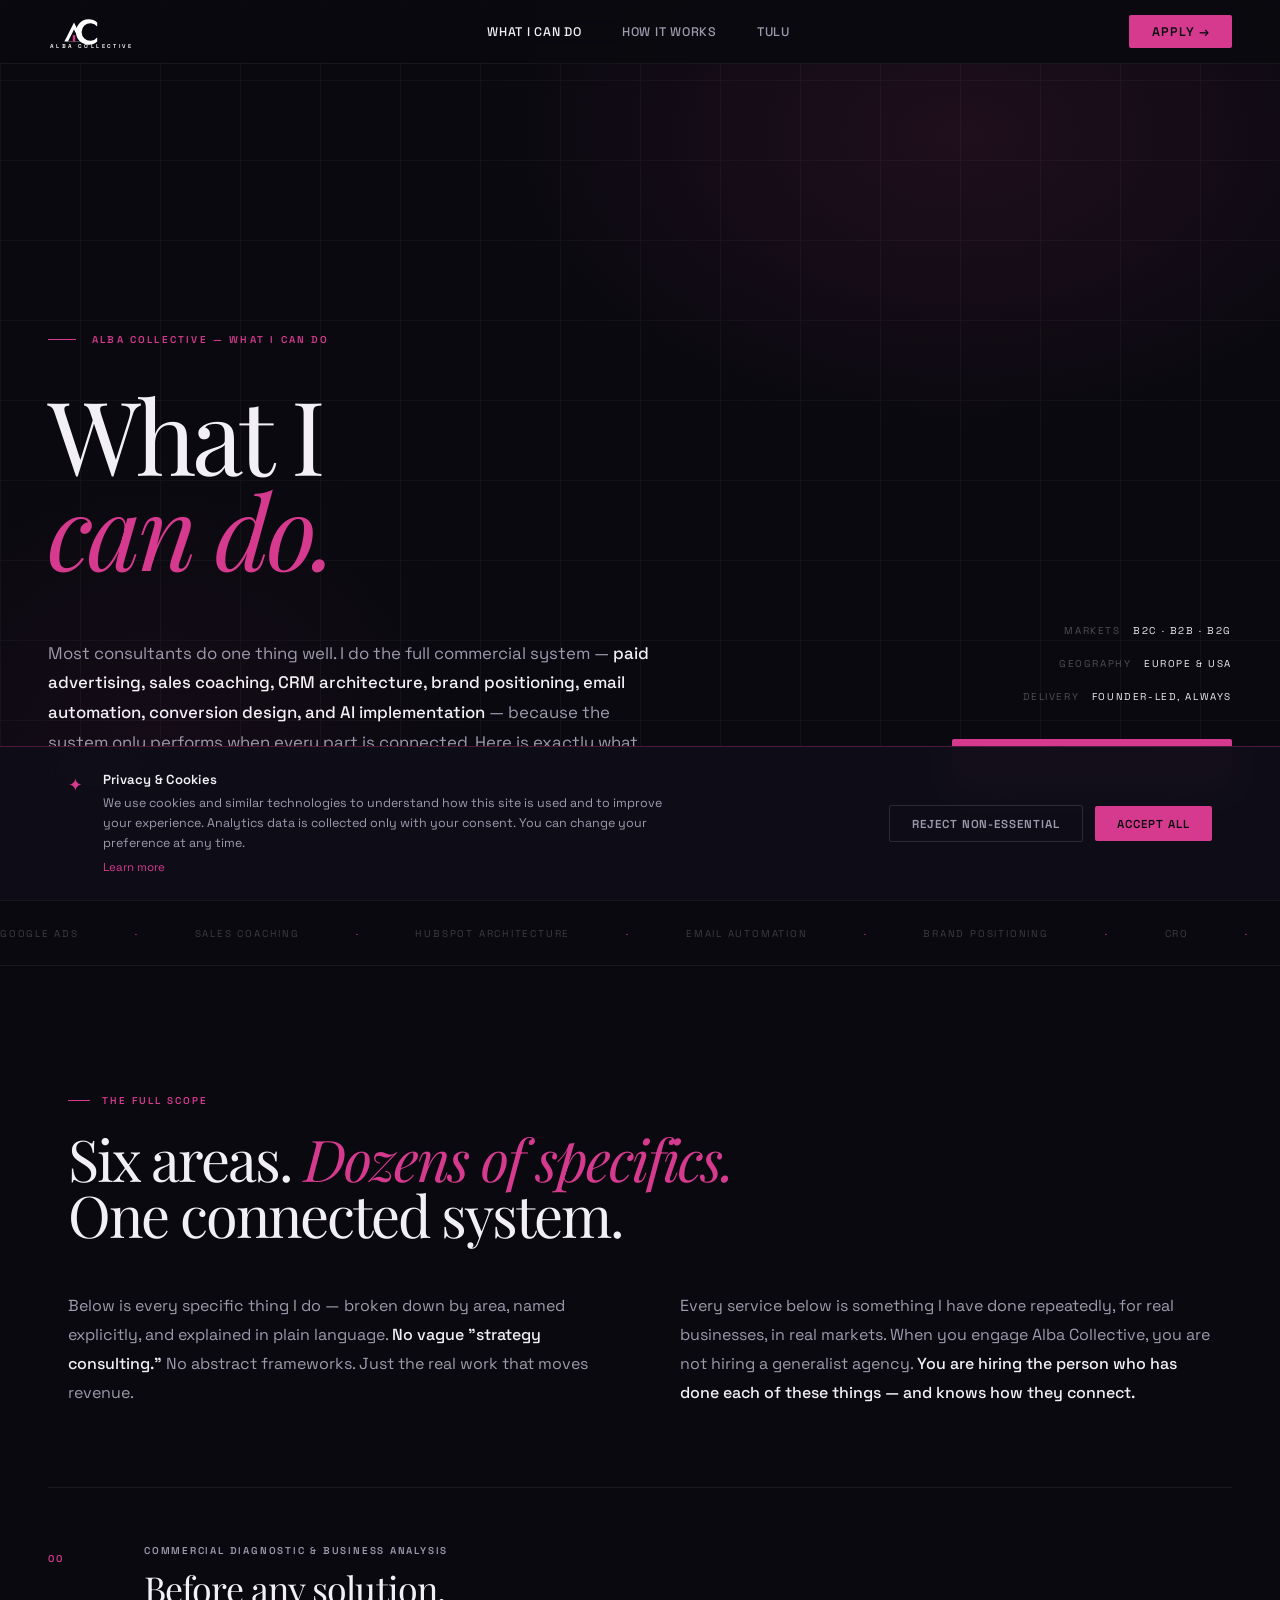
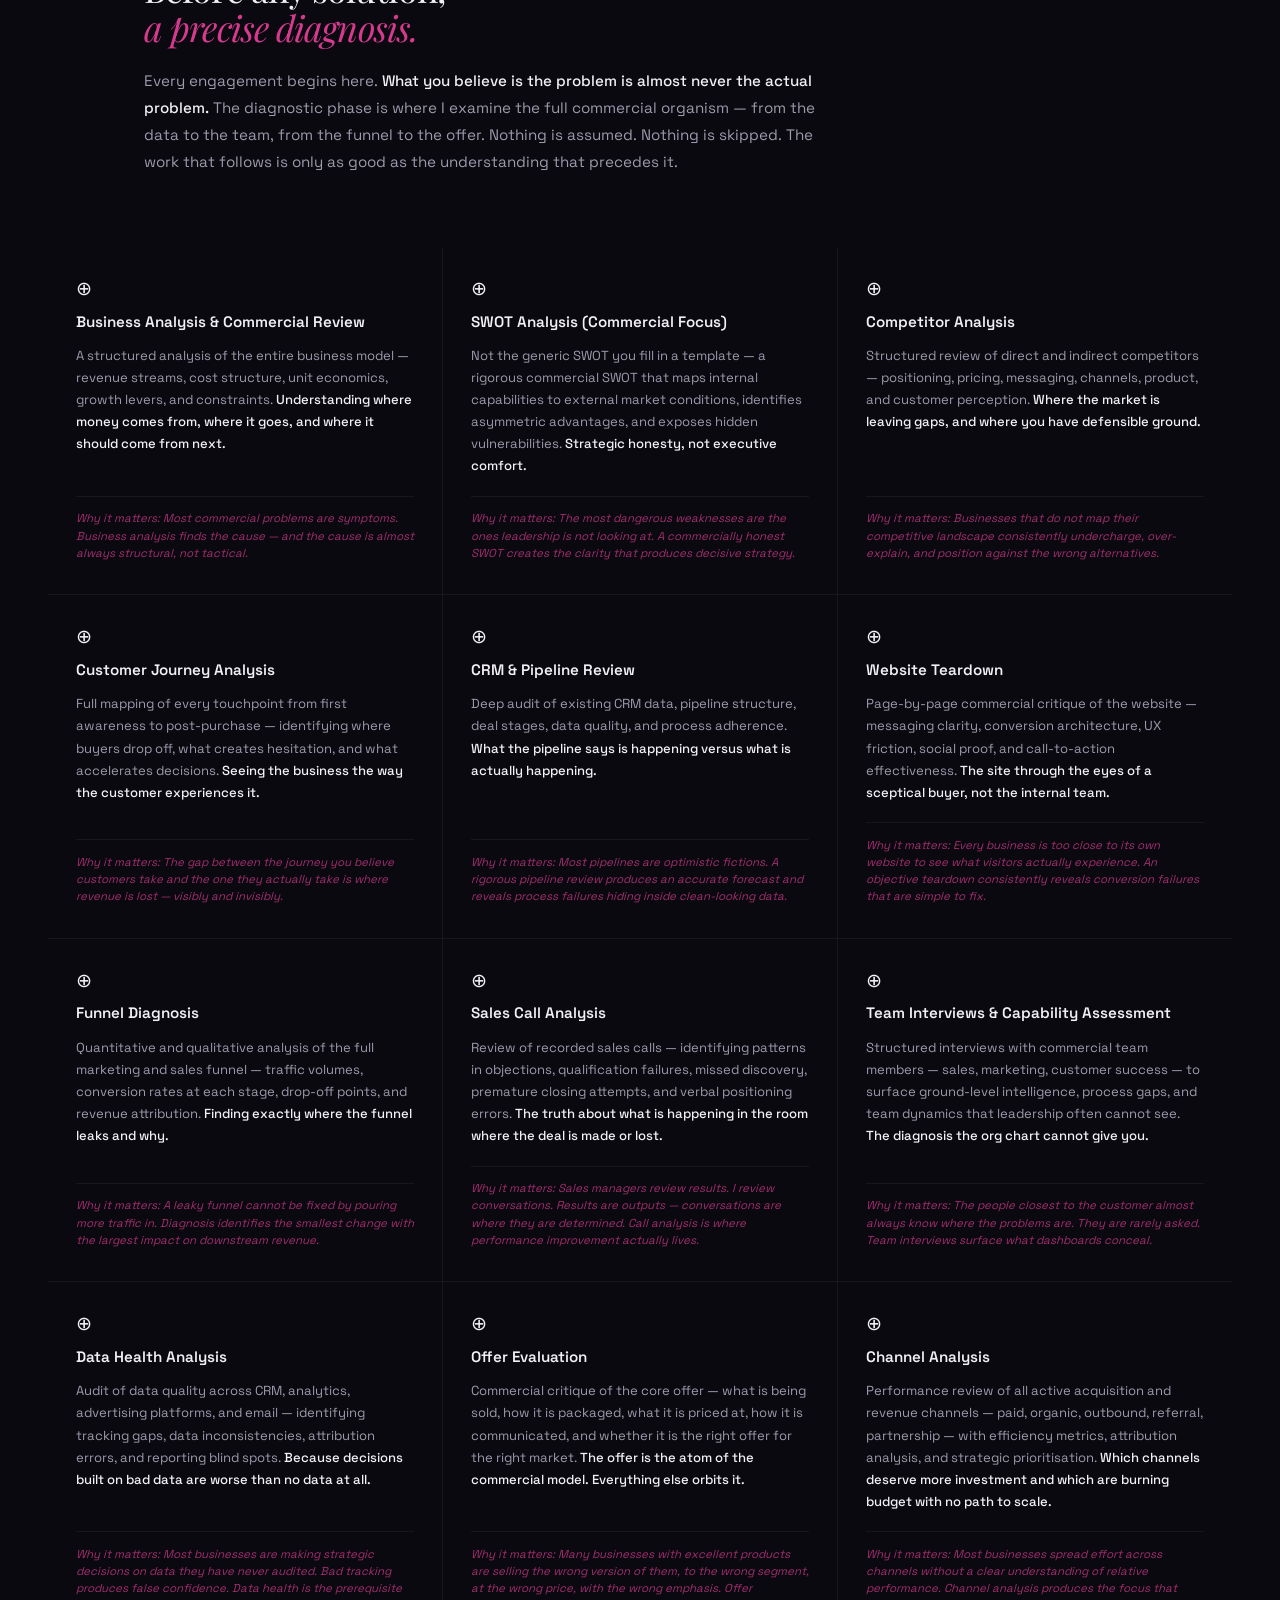
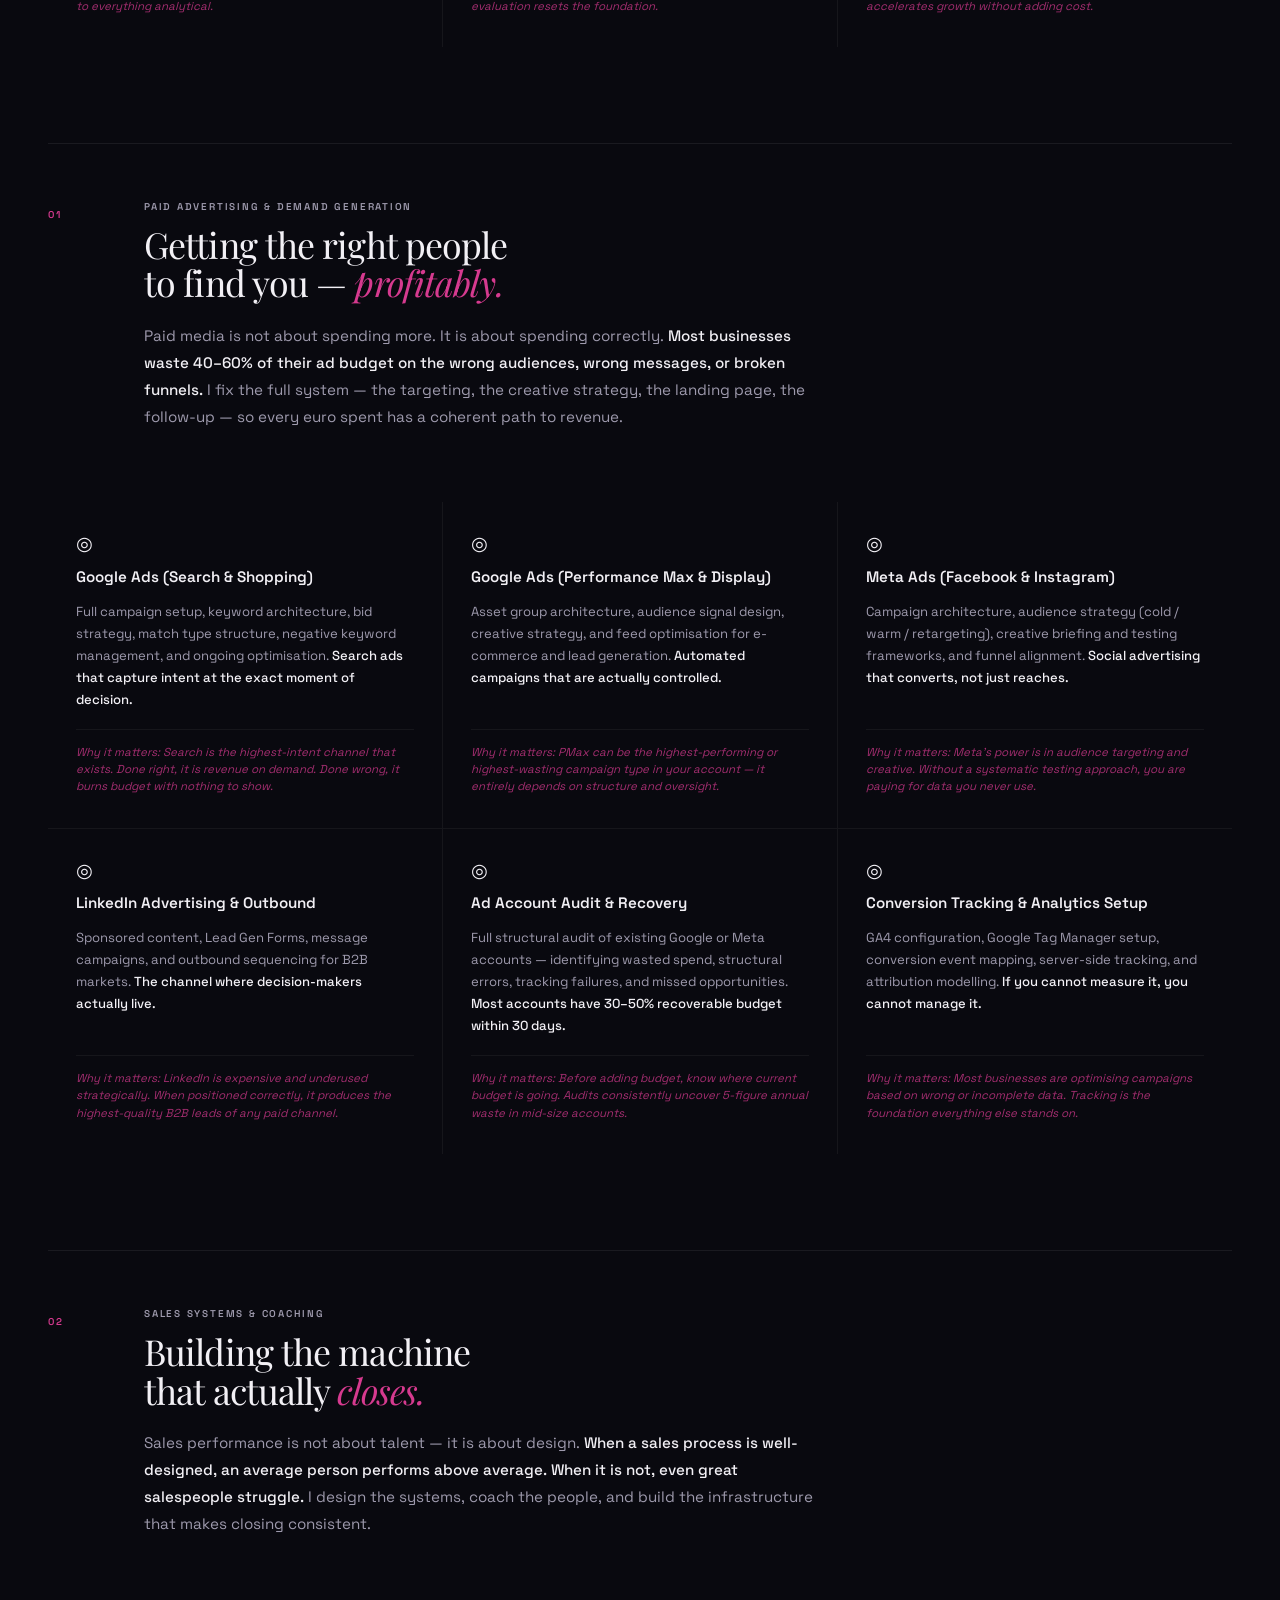
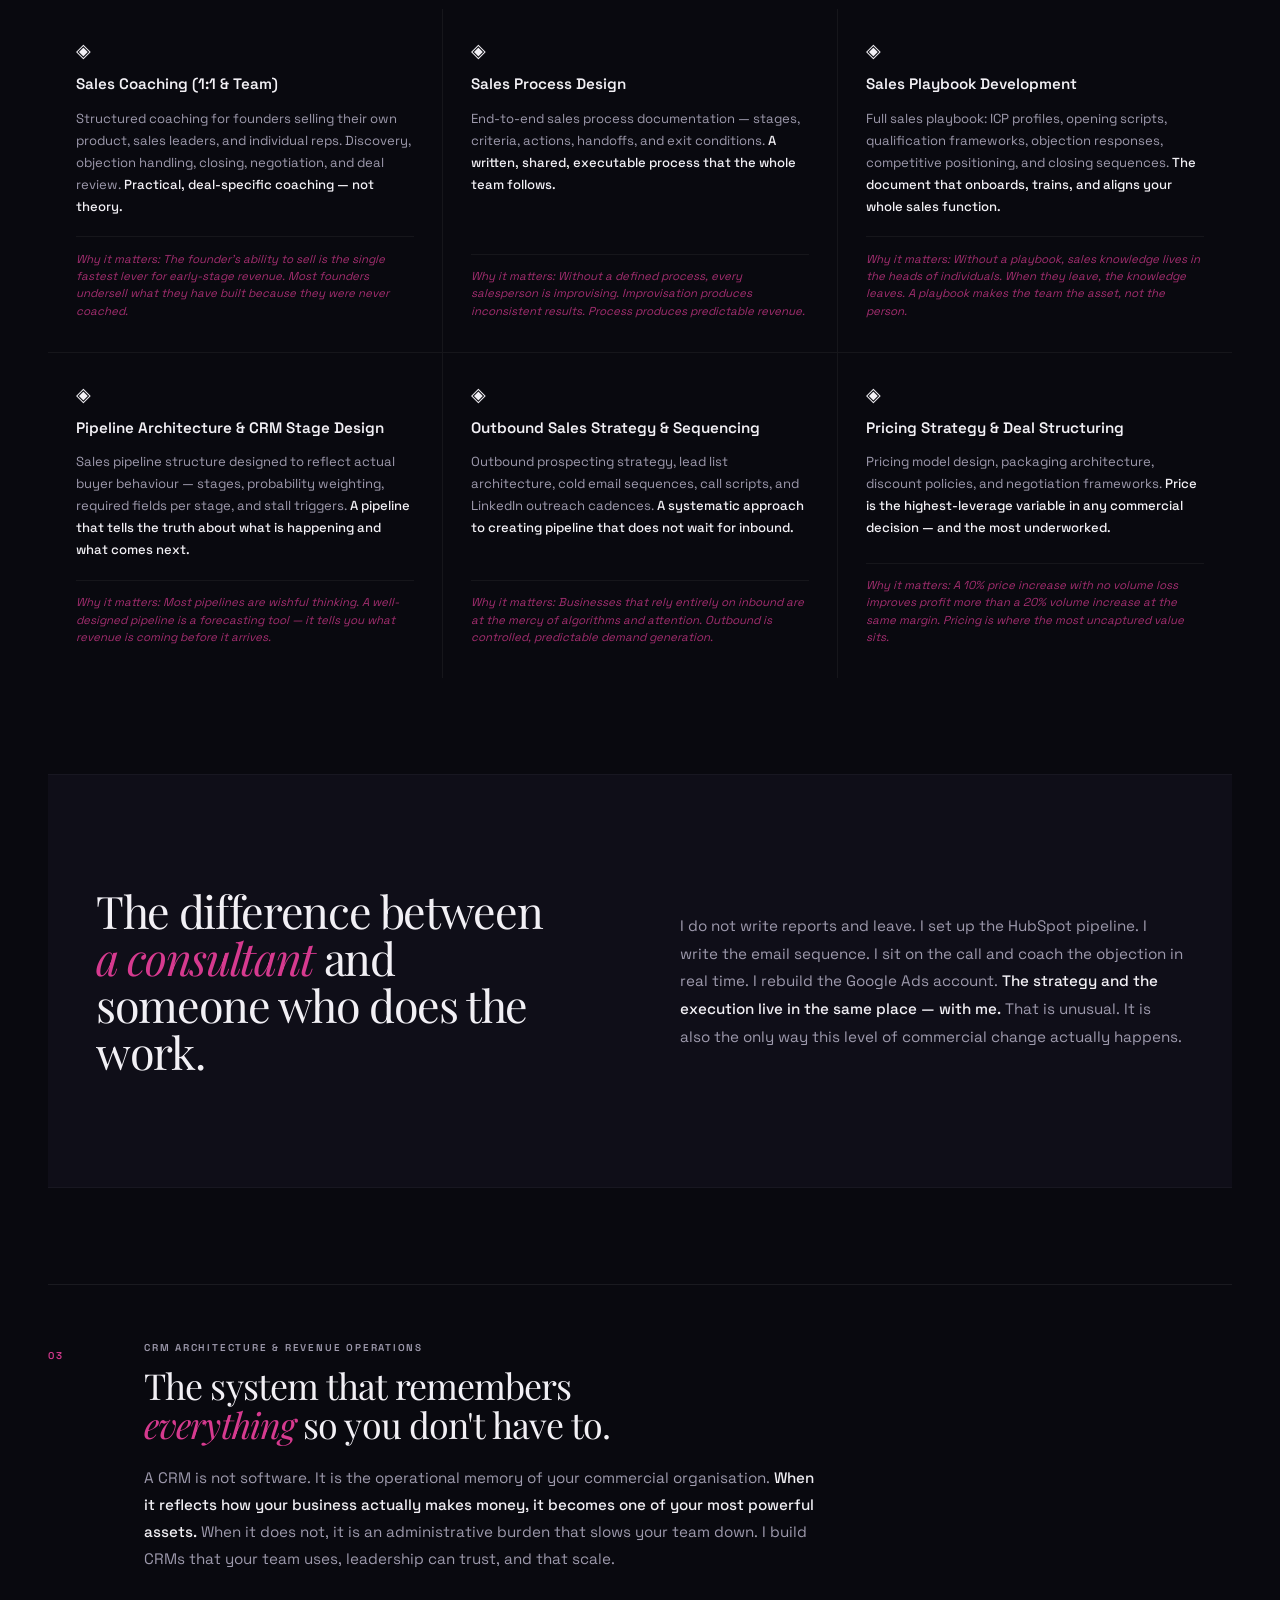
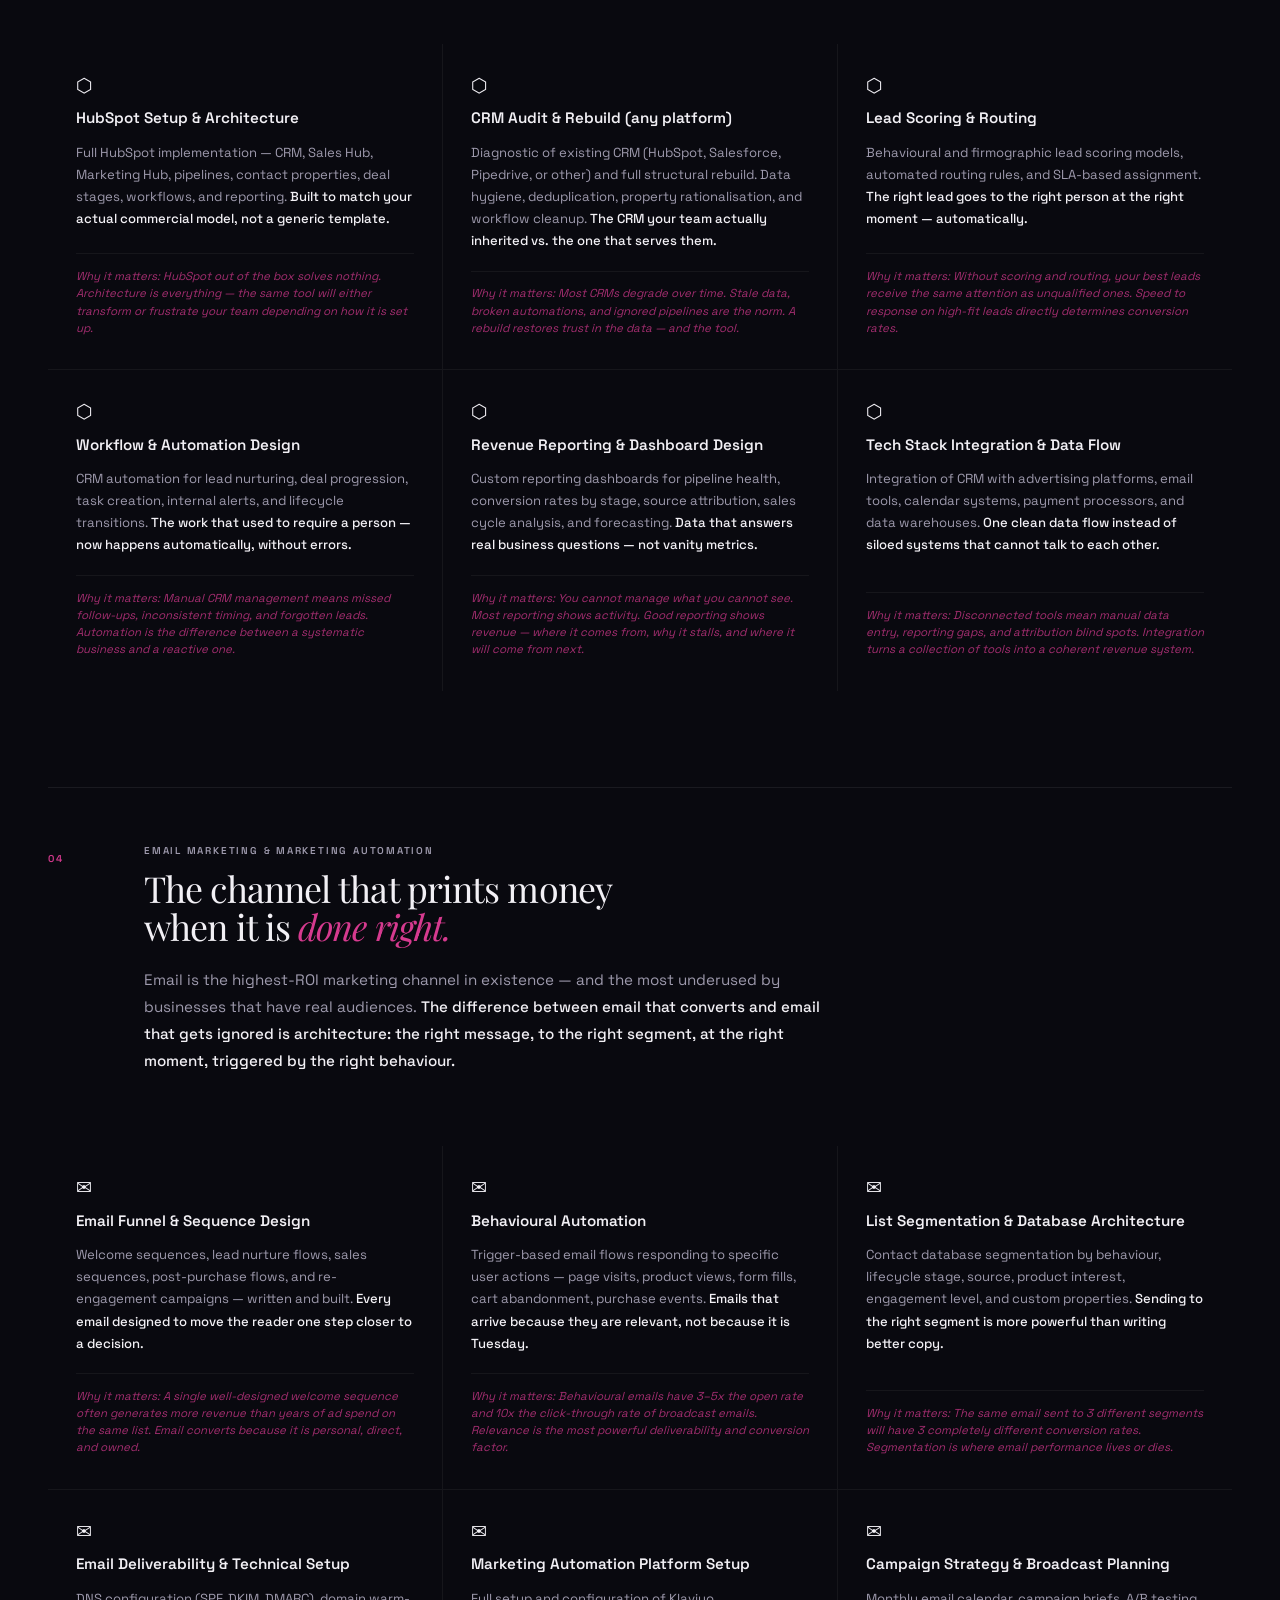
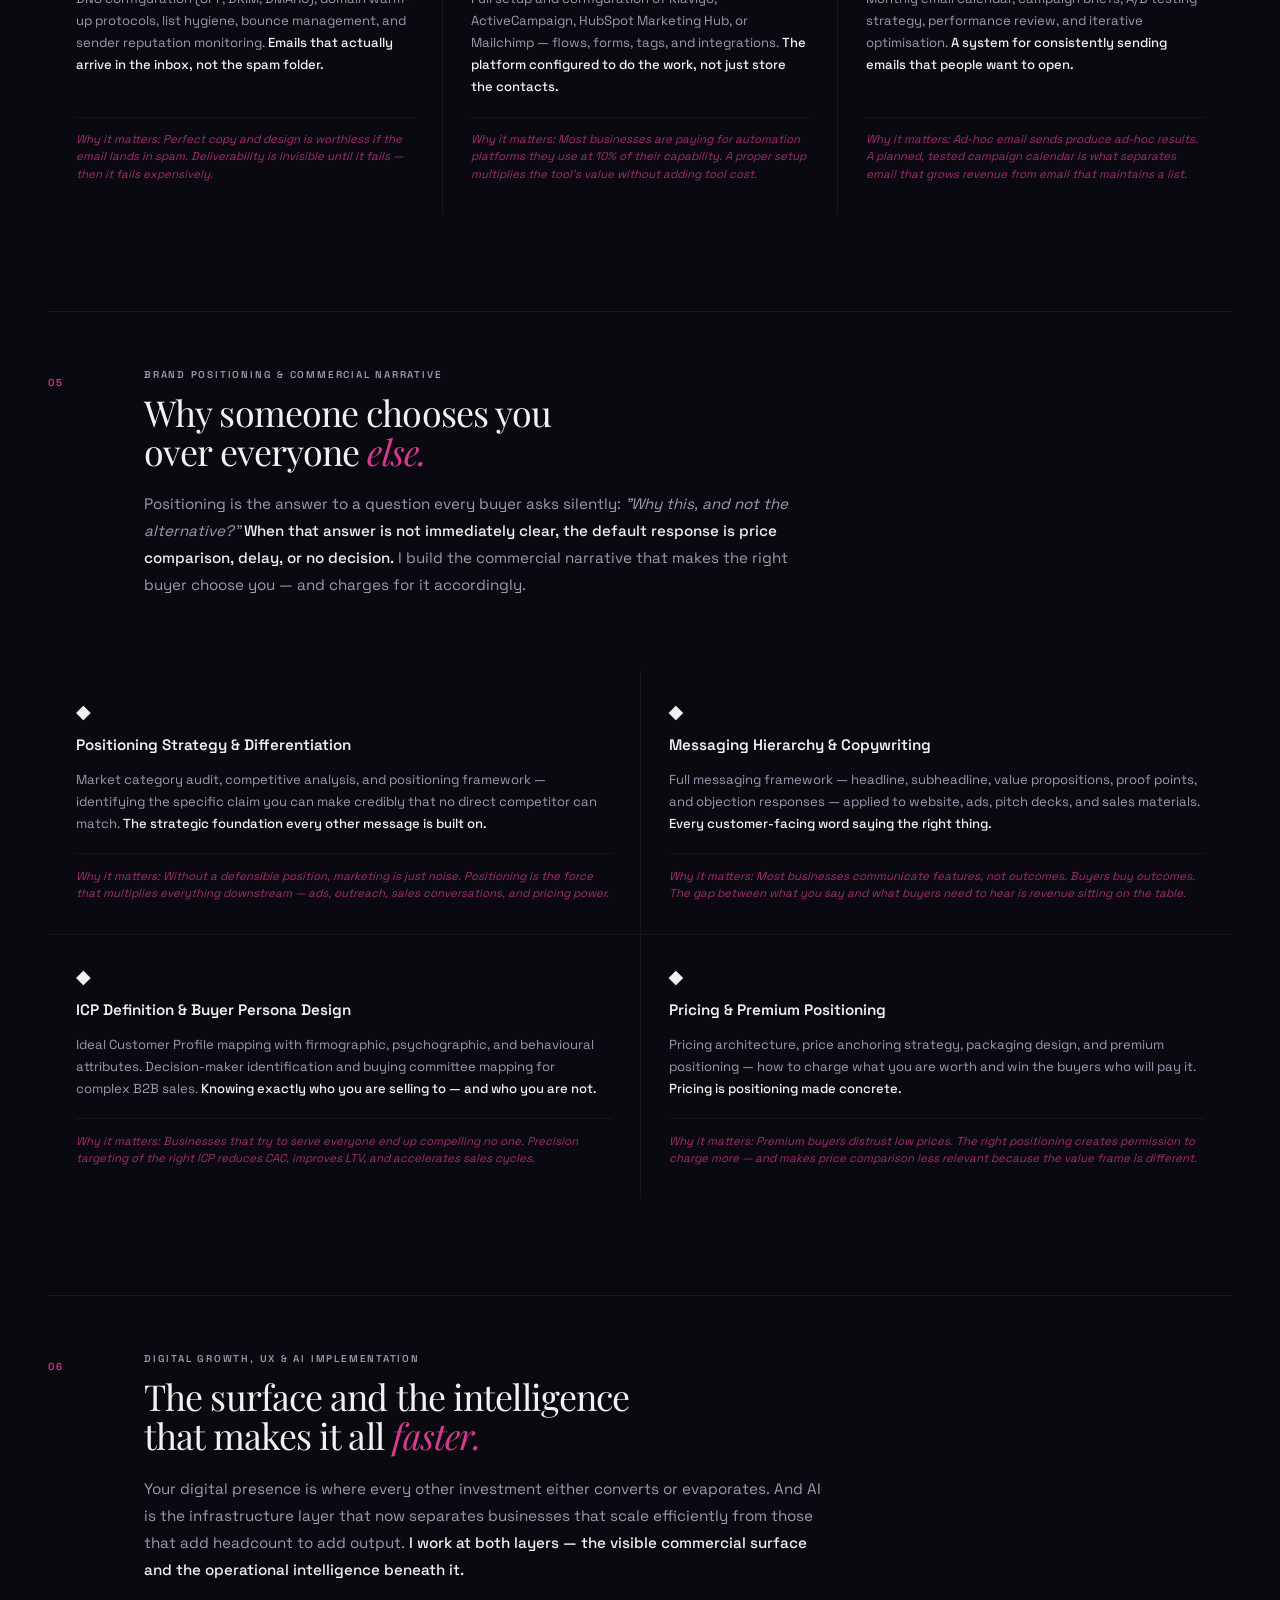
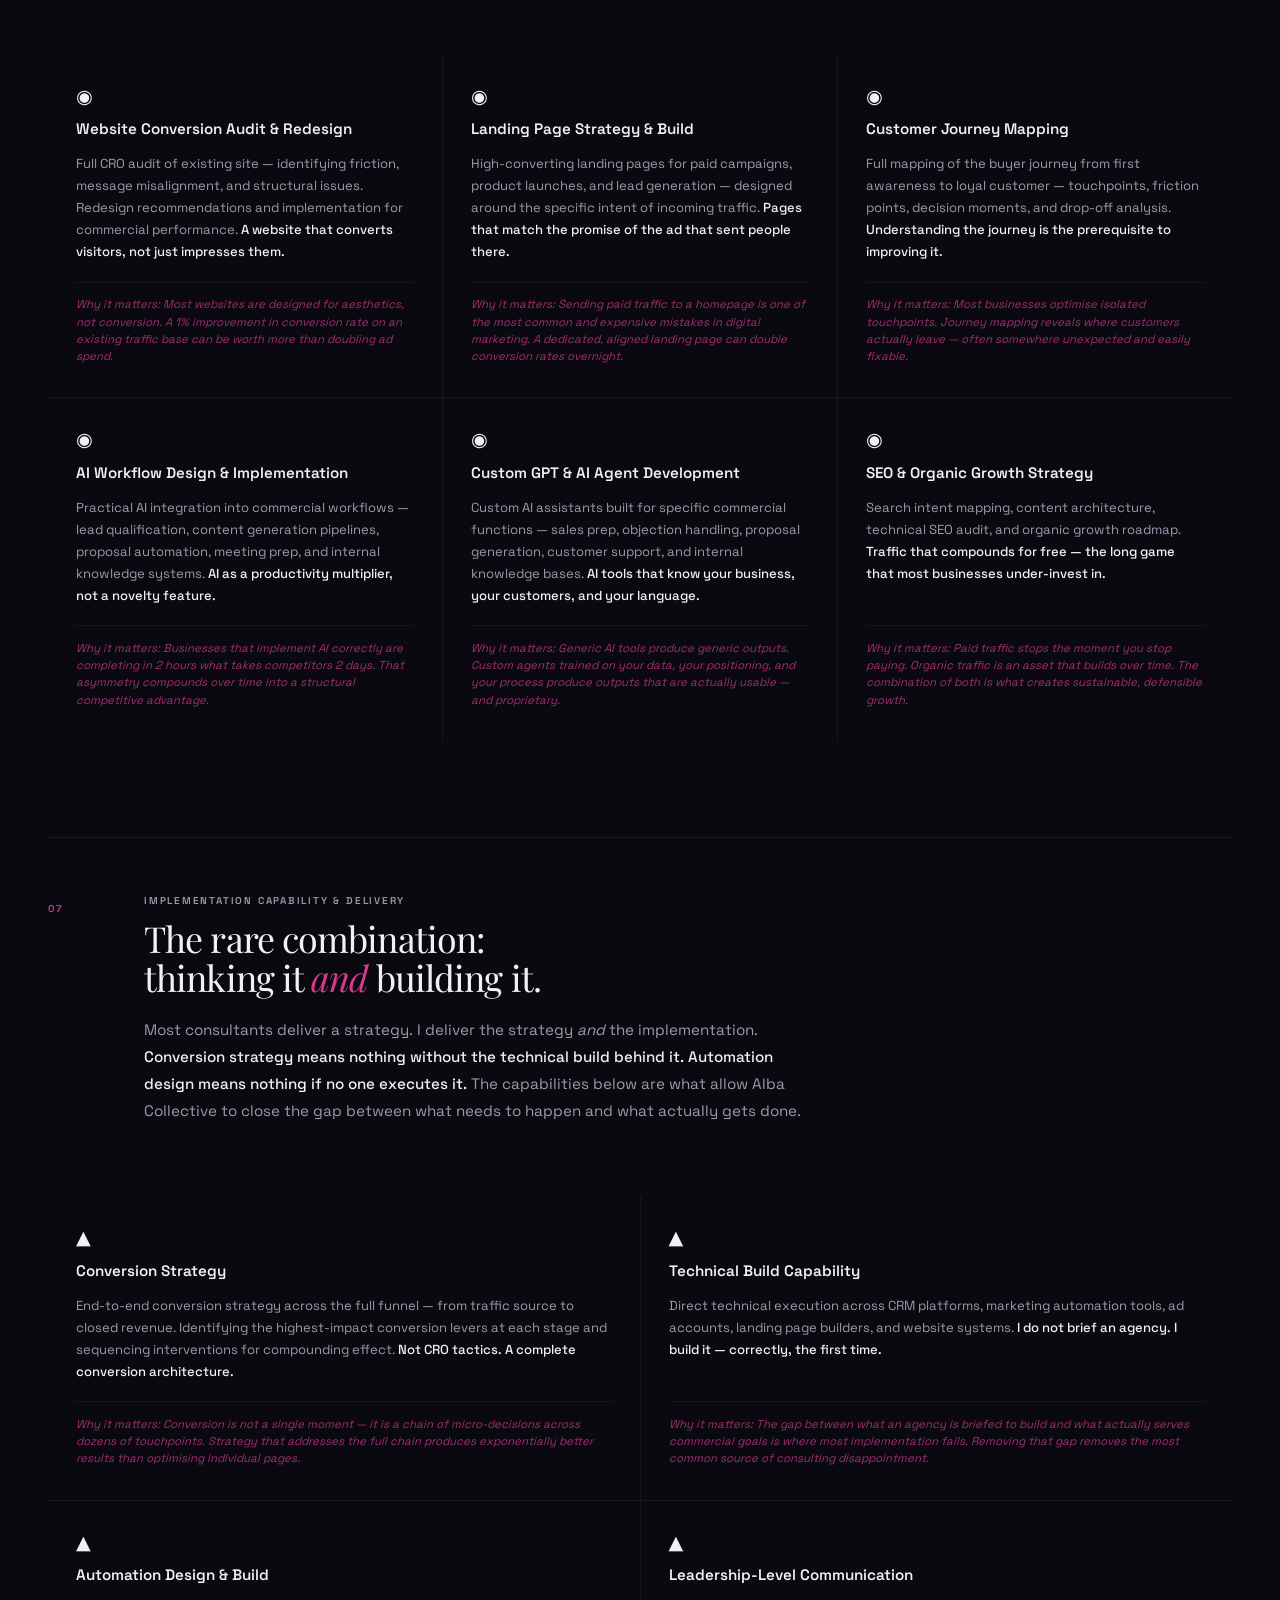
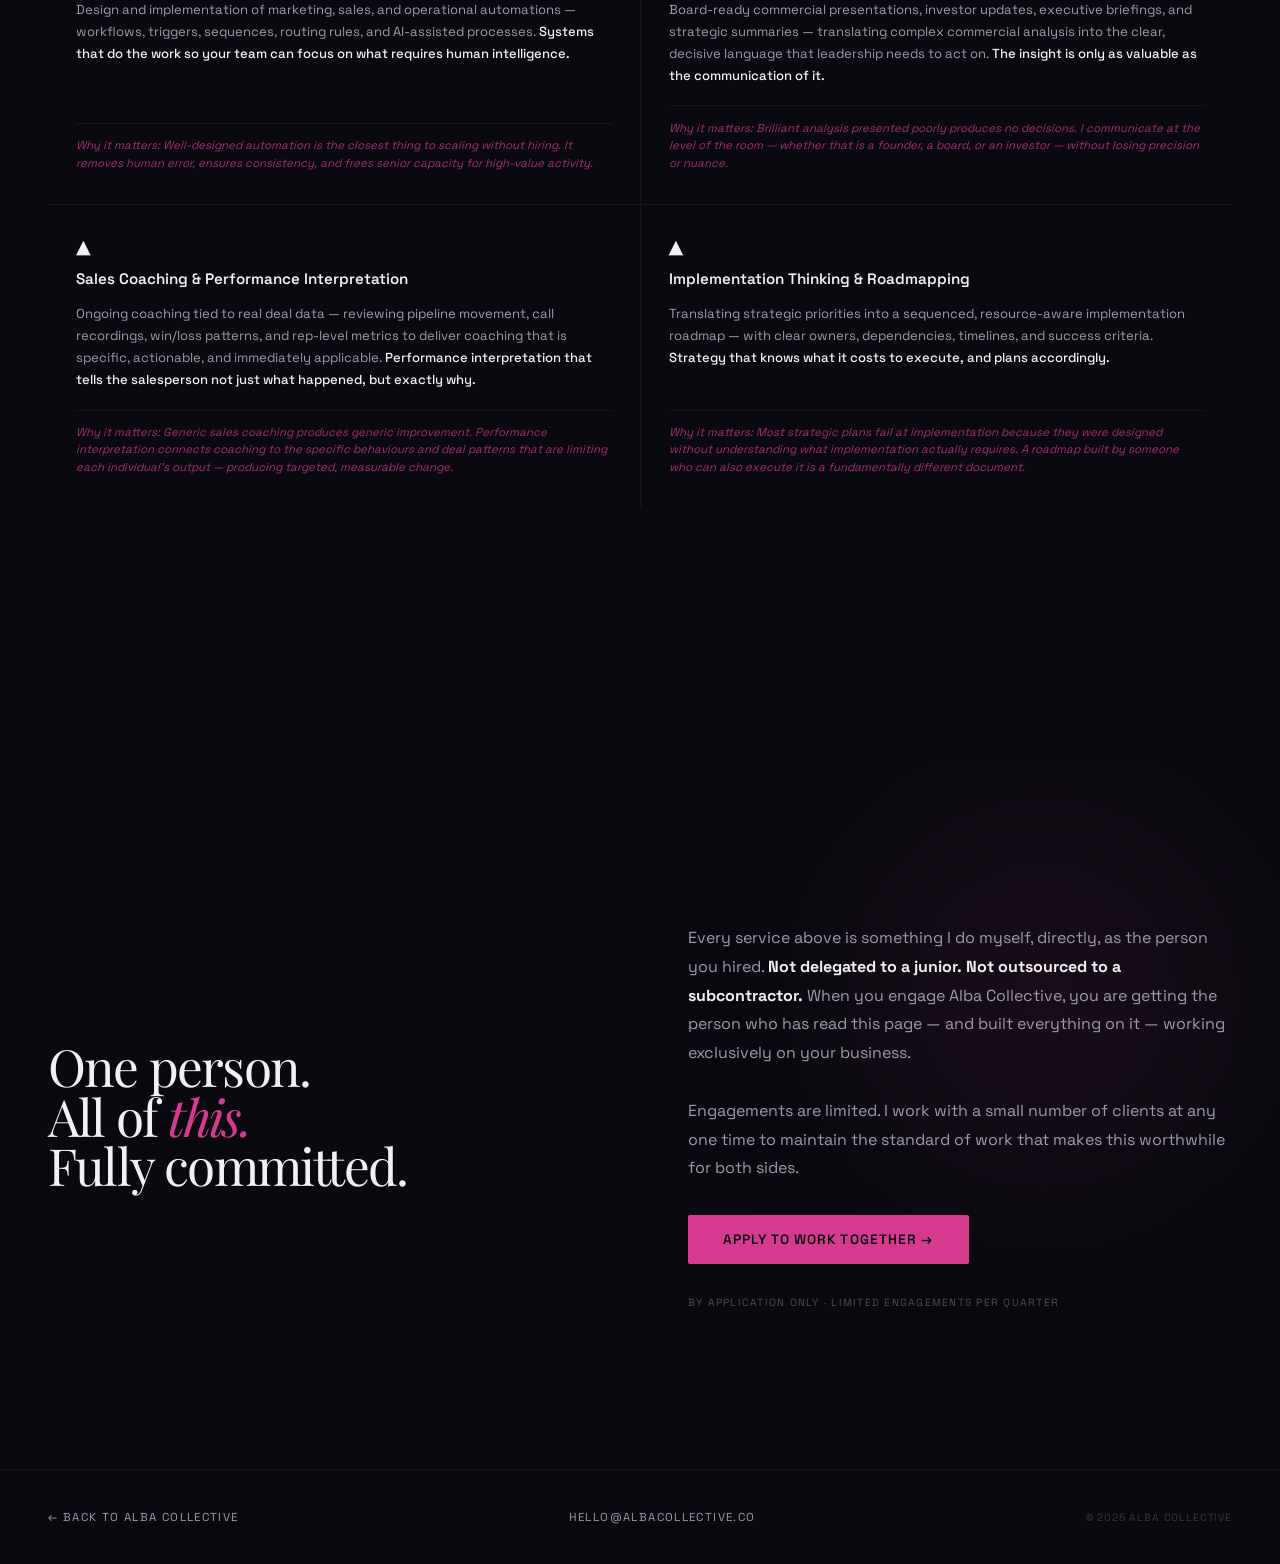
<file: what-i-do/index.html>
<!DOCTYPE html>
<html lang="en">
<head>
  <meta charset="UTF-8" />
  <meta name="viewport" content="width=device-width, initial-scale=1.0" />
  <title>What I Can Do — Alba Collective | Revenue Architecture Services</title>
  <meta name="description" content="Every specific thing Tulu does at Alba Collective — Google Ads, sales coaching, CRM architecture, brand positioning, email automation, and AI implementation. One person. The full system." />
  <meta name="robots" content="index, follow" />
  <link rel="canonical" href="https://albacollective.co/what-i-do/" />

  <!-- Open Graph / LinkedIn / Facebook -->
  <meta property="og:type" content="website" />
  <meta property="og:url" content="https://albacollective.co/what-i-do/" />
  <meta property="og:title" content="What I Can Do — Alba Collective | Revenue Architecture Services" />
  <meta property="og:description" content="Every specific service offered by Alba Collective: Google Ads, sales coaching, CRM architecture, email automation, brand positioning, and AI implementation." />
  <meta property="og:image" content="https://albacollective.co/linkedin-cover.png" />
  <meta property="og:image:width" content="1200" />
  <meta property="og:image:height" content="630" />
  <meta property="og:site_name" content="Alba Collective" />
  <meta property="og:locale" content="en_GB" />

  <!-- Twitter / X Card -->
  <meta name="twitter:card" content="summary_large_image" />
  <meta name="twitter:url" content="https://albacollective.co/what-i-do/" />
  <meta name="twitter:title" content="What I Can Do — Alba Collective | Revenue Architecture Services" />
  <meta name="twitter:description" content="Every specific service offered by Alba Collective: Google Ads, sales coaching, CRM architecture, email automation, brand positioning, and AI implementation." />
  <meta name="twitter:image" content="https://albacollective.co/linkedin-cover.png" />

  <!-- Schema.org JSON-LD Structured Data -->
  <script type="application/ld+json">
  {
    "@context": "https://schema.org",
    "@type": "WebPage",
    "name": "What I Can Do — Alba Collective",
    "description": "Every specific service offered by Alba Collective across revenue architecture, paid advertising, sales systems, CRM, email marketing, brand positioning, and AI implementation.",
    "url": "https://albacollective.co/what-i-do/",
    "isPartOf": {
      "@type": "WebSite",
      "name": "Alba Collective",
      "url": "https://albacollective.co"
    },
    "breadcrumb": {
      "@type": "BreadcrumbList",
      "itemListElement": [
        {
          "@type": "ListItem",
          "position": 1,
          "name": "Home",
          "item": "https://albacollective.co/"
        },
        {
          "@type": "ListItem",
          "position": 2,
          "name": "What I Can Do",
          "item": "https://albacollective.co/what-i-do/"
        }
      ]
    }
  }
  </script>

  <link rel="icon" type="image/x-icon" href="/favicon.ico" />
  <link rel="icon" type="image/png" sizes="32x32" href="/favicon-32.png" />
  <link rel="apple-touch-icon" sizes="180x180" href="/apple-touch-icon.png" />
  <link rel="preconnect" href="https://fonts.googleapis.com" />
  <link rel="preconnect" href="https://fonts.gstatic.com" crossorigin />
  <link href="https://fonts.googleapis.com/css2?family=Playfair+Display:ital,wght@0,400;0,500;1,400;1,500&family=Space+Grotesk:wght@300;400;500;600&display=swap" rel="stylesheet" />
  <!-- Google Consent Mode v2 — defaults must be inline, before any tag fires -->
  <script>
    window.dataLayer = window.dataLayer || [];
    function gtag() { dataLayer.push(arguments); }
    gtag('consent', 'default', {
      'ad_user_data':        'denied',
      'ad_personalization':  'denied',
      'ad_storage':          'denied',
      'analytics_storage':   'denied',
      'functionality_storage': 'granted',
      'security_storage':      'granted',
      'wait_for_update': 500
    });
  </script>
  <!-- Google Tag Manager -->
  <script>(function(w,d,s,l,i){w[l]=w[l]||[];w[l].push({'gtm.start':
  new Date().getTime(),event:'gtm.js'});var f=d.getElementsByTagName(s)[0],
  j=d.createElement(s),dl=l!='dataLayer'?'&l='+l:'';j.async=true;j.src=
  'https://www.googletagmanager.com/gtm.js?id='+i+dl;f.parentNode.insertBefore(j,f);
  })(window,document,'script','dataLayer','GTM-N5D2R9BV');</script>
  <!-- End Google Tag Manager -->
  <!-- Consent banner — updates GTM consent signals on user action -->
  <script src="../consent.js"></script>
  <style>
    *, *::before, *::after { box-sizing: border-box; margin: 0; padding: 0; }
    :root {
      --black:     #09090f;
      --black-soft:#0f0e18;
      --pink:      #D63A8F;
      --pink-dim:  rgba(214,58,143,0.22);
      --off-white: #f2f0f5;
      --ash:       #9e9aad;
      --serif:     'Playfair Display', Georgia, serif;
      --sans:      'Space Grotesk', system-ui, sans-serif;
      --ease:      cubic-bezier(0.16, 1, 0.3, 1);
      --max-w:     1240px;
    }
    html { scroll-behavior: smooth; }
    body { background: var(--black); color: var(--off-white); font-family: var(--sans); -webkit-font-smoothing: antialiased; overflow-x: hidden; }

    /* NAV */
    nav { position: fixed; top: 0; left: 0; right: 0; z-index: 100; padding: 0 3rem; border-bottom: 1px solid rgba(255,255,255,0.05); background: rgba(9,9,15,0.9); backdrop-filter: blur(16px); display: flex; align-items: center; justify-content: space-between; height: 64px; }
    .nav-logo { display: flex; align-items: center; text-decoration: none; }
    .nav-logo svg { width: 100px; height: 32px; }
    .nav-links { display: flex; align-items: center; gap: 2.5rem; }
    .nav-links a { font-size: 0.78rem; font-weight: 500; letter-spacing: 0.06em; text-transform: uppercase; color: var(--ash); text-decoration: none; transition: color 0.2s; }
    .nav-links a:hover, .nav-links a.active { color: var(--off-white); }
    .nav-cta { display: inline-flex; align-items: center; gap: 0.5rem; font-family: var(--sans); font-size: 0.78rem; font-weight: 600; letter-spacing: 0.08em; text-transform: uppercase; color: var(--black); background: var(--pink); padding: 0.55rem 1.4rem; border-radius: 2px; text-decoration: none; transition: opacity 0.2s; }
    .nav-cta:hover { opacity: 0.85; }

    /* HERO */
    .hero {
      min-height: 100vh; display: flex; flex-direction: column; justify-content: flex-end;
      padding: 0 3rem 7rem; position: relative; overflow: hidden;
    }
    .hero-bg { position: absolute; inset: 0; pointer-events: none;
      background: radial-gradient(ellipse 55% 50% at 75% 15%, rgba(214,58,143,0.11) 0%, transparent 70%),
                  radial-gradient(ellipse 40% 55% at 12% 85%, rgba(214,58,143,0.06) 0%, transparent 70%); }
    .hero-grid { position: absolute; inset: 0; pointer-events: none; opacity: 0.035;
      background-image: linear-gradient(var(--off-white) 1px, transparent 1px), linear-gradient(90deg, var(--off-white) 1px, transparent 1px);
      background-size: 80px 80px; }
    .hero-label { font-size: 0.62rem; font-weight: 600; letter-spacing: 0.22em; text-transform: uppercase; color: var(--pink); margin-bottom: 2.5rem; display: flex; align-items: center; gap: 1rem; }
    .hero-label::before { content: ''; width: 28px; height: 1px; background: var(--pink); }
    .hero-inner { max-width: var(--max-w); width: 100%; position: relative; z-index: 1; }
    .hero-h1 { font-family: var(--serif); font-weight: 400; font-size: clamp(3.5rem, 8vw, 9rem); line-height: 0.93; letter-spacing: -0.04em; color: var(--off-white); margin-bottom: 3rem; }
    .hero-h1 em { color: var(--pink); font-style: italic; }
    .hero-bottom { display: grid; grid-template-columns: 1.2fr 1fr; gap: 5rem; align-items: end; }
    .hero-desc { font-size: 1.05rem; line-height: 1.78; color: var(--ash); }
    .hero-desc strong { color: var(--off-white); font-weight: 500; }
    .hero-aside { display: flex; flex-direction: column; gap: 1.25rem; align-items: flex-end; }
    .hero-stat { font-size: 0.62rem; letter-spacing: 0.16em; text-transform: uppercase; color: rgba(242,240,245,0.3); }
    .hero-stat span { color: var(--off-white); margin-left: 0.5rem; }
    .btn-primary { display: inline-flex; align-items: center; gap: 0.75rem; font-family: var(--sans); font-size: 0.85rem; font-weight: 600; letter-spacing: 0.08em; text-transform: uppercase; color: var(--black); background: var(--pink); padding: 1rem 2.2rem; border-radius: 2px; text-decoration: none; transition: opacity 0.2s, transform 0.2s var(--ease); }
    .btn-primary:hover { opacity: 0.85; transform: translateY(-2px); }

    /* TICKER */
    .ticker { border-top: 1px solid rgba(255,255,255,0.05); border-bottom: 1px solid rgba(255,255,255,0.05); padding: 1.6rem 0; overflow: hidden; }
    .ticker-track { display: flex; gap: 3rem; white-space: nowrap; animation: ticker 28s linear infinite; font-size: 0.62rem; letter-spacing: 0.18em; text-transform: uppercase; color: rgba(242,240,245,0.22); }
    .ticker-track em { color: var(--pink); font-style: normal; margin: 0 0.5rem; }
    @keyframes ticker { from { transform: translateX(0); } to { transform: translateX(-50%); } }

    /* SECTION HEADER */
    .sec-intro { max-width: var(--max-w); margin: 0 auto; padding: 8rem 3rem 5rem; }
    .sec-tag { font-size: 0.62rem; font-weight: 600; letter-spacing: 0.2em; text-transform: uppercase; color: var(--pink); display: flex; align-items: center; gap: 0.75rem; margin-bottom: 1.5rem; }
    .sec-tag::before { content: ''; width: 22px; height: 1px; background: var(--pink); }
    .sec-h2 { font-family: var(--serif); font-size: clamp(2.8rem, 4.5vw, 5rem); font-weight: 400; line-height: 0.97; letter-spacing: -0.035em; color: var(--off-white); }
    .sec-h2 em { color: var(--pink); font-style: italic; }
    .sec-intro-grid { display: grid; grid-template-columns: 1fr 1fr; gap: 5rem; margin-top: 3rem; }
    .sec-intro-desc { font-size: 1rem; line-height: 1.82; color: var(--ash); }
    .sec-intro-desc strong { color: var(--off-white); font-weight: 500; }

    /* CAPABILITY CLUSTERS */
    .clusters { padding: 0 3rem 10rem; }

    .cluster { max-width: var(--max-w); margin: 0 auto 6rem; }
    .cluster-header {
      display: grid; grid-template-columns: 56px 1fr; gap: 2.5rem;
      align-items: start; padding: 3.5rem 0 2rem;
      border-top: 1px solid rgba(255,255,255,0.07);
    }
    .cluster-num { font-size: 0.62rem; font-weight: 600; letter-spacing: 0.18em; color: var(--pink); text-transform: uppercase; padding-top: 0.5rem; }
    .cluster-title-block { }
    .cluster-area { font-size: 0.62rem; font-weight: 600; letter-spacing: 0.18em; text-transform: uppercase; color: var(--ash); margin-bottom: 0.75rem; }
    .cluster-h3 { font-family: var(--serif); font-size: clamp(1.8rem, 2.8vw, 2.8rem); font-weight: 400; line-height: 1.08; letter-spacing: -0.025em; color: var(--off-white); margin-bottom: 1.25rem; }
    .cluster-h3 em { color: var(--pink); font-style: italic; }
    .cluster-lead { font-size: 0.95rem; line-height: 1.78; color: var(--ash); max-width: 680px; }
    .cluster-lead strong { color: var(--off-white); font-weight: 500; }

    /* Service cards within a cluster */
    .services-grid {
      display: grid; grid-template-columns: repeat(3, 1fr);
      gap: 1px; margin-top: 2.5rem;
      background: rgba(255,255,255,0.05);
    }
    .svc {
      background: var(--black); padding: 2rem 1.75rem;
      display: flex; flex-direction: column; gap: 0.9rem;
      transition: background 0.25s var(--ease);
      position: relative;
    }
    .svc::before { content: ''; position: absolute; top: 0; left: 0; right: 0; height: 2px; background: var(--pink); transform: scaleX(0); transform-origin: left; transition: transform 0.3s var(--ease); }
    .svc:hover { background: rgba(214,58,143,0.04); }
    .svc:hover::before { transform: scaleX(1); }
    .svc-icon { font-size: 1.2rem; line-height: 1; }
    .svc-name { font-family: var(--sans); font-size: 0.95rem; font-weight: 600; color: var(--off-white); line-height: 1.2; }
    .svc-desc { font-size: 0.82rem; line-height: 1.68; color: var(--ash); flex: 1; }
    .svc-desc strong { color: var(--off-white); font-weight: 500; }
    .svc-why { font-size: 0.72rem; line-height: 1.5; color: rgba(214,58,143,0.75); font-style: italic; border-top: 1px solid rgba(255,255,255,0.05); padding-top: 0.85rem; margin-top: 0.25rem; }

    /* 2-col services variant */
    .services-grid--2 { grid-template-columns: repeat(2, 1fr); }
    .services-grid--4 { grid-template-columns: repeat(4, 1fr); }

    /* STATEMENT BREAK */
    .break-section { background: var(--black-soft); padding: 7rem 3rem; border-top: 1px solid rgba(255,255,255,0.04); border-bottom: 1px solid rgba(255,255,255,0.04); }
    .break-inner { max-width: var(--max-w); margin: 0 auto; display: grid; grid-template-columns: 1fr 1fr; gap: 5rem; align-items: center; }
    .break-h2 { font-family: var(--serif); font-size: clamp(2rem, 3.5vw, 3.8rem); font-weight: 400; line-height: 1.05; letter-spacing: -0.03em; color: var(--off-white); }
    .break-h2 em { color: var(--pink); font-style: italic; }
    .break-body { font-size: 0.95rem; line-height: 1.82; color: var(--ash); }
    .break-body strong { color: var(--off-white); font-weight: 500; }

    /* CTA */
    .cta-section { padding: 10rem 3rem; position: relative; overflow: hidden; }
    .cta-orb { position: absolute; width: 600px; height: 600px; border-radius: 50%; background: radial-gradient(ellipse, rgba(214,58,143,0.1) 0%, transparent 70%); filter: blur(80px); top: -10%; right: -5%; pointer-events: none; }
    .cta-inner { max-width: var(--max-w); margin: 0 auto; display: grid; grid-template-columns: 1fr 1fr; gap: 6rem; align-items: center; position: relative; z-index: 1; }
    .cta-h2 { font-family: var(--serif); font-size: clamp(2.5rem, 4vw, 5rem); font-weight: 400; line-height: 0.97; letter-spacing: -0.035em; color: var(--off-white); }
    .cta-h2 em { color: var(--pink); font-style: italic; }
    .cta-body { display: flex; flex-direction: column; align-items: flex-start; gap: 2rem; }
    .cta-body p { font-size: 1rem; line-height: 1.8; color: var(--ash); }
    .cta-body p strong { color: var(--off-white); }
    .cta-note { font-size: 0.65rem; letter-spacing: 0.12em; text-transform: uppercase; color: rgba(242,240,245,0.3); }

    /* FOOTER */
    footer { padding: 2.5rem 3rem; border-top: 1px solid rgba(255,255,255,0.06); display: flex; align-items: center; justify-content: space-between; }
    footer a { font-size: 0.72rem; text-transform: uppercase; letter-spacing: 0.12em; color: var(--ash); text-decoration: none; transition: color 0.2s; }
    footer a:hover { color: var(--off-white); }
    footer span { font-size: 0.65rem; color: rgba(242,240,245,0.2); letter-spacing: 0.08em; text-transform: uppercase; }

    /* ANIMATIONS */
    [data-reveal] { opacity: 0; transform: translateY(24px); transition: opacity 0.6s var(--ease), transform 0.6s var(--ease); }
    [data-reveal].vis { opacity: 1; transform: none; }

    /* RESPONSIVE */
    @media (max-width: 960px) {
      nav { padding: 0 1.5rem; }
      .nav-links { display: none; }
      .hero { padding: 0 1.5rem 5rem; }
      .hero-bottom { grid-template-columns: 1fr; gap: 2.5rem; }
      .hero-aside { align-items: flex-start; }
      .sec-intro { padding: 6rem 1.5rem 4rem; }
      .sec-intro-grid { grid-template-columns: 1fr; gap: 2rem; }
      .clusters { padding: 0 1.5rem 6rem; }
      .cluster-header { grid-template-columns: 1fr; gap: 0.5rem; padding: 2.5rem 0 1.5rem; }
      .services-grid { grid-template-columns: 1fr 1fr; }
      .services-grid--4 { grid-template-columns: 1fr 1fr; }
      .break-inner { grid-template-columns: 1fr; gap: 2.5rem; }
      .cta-inner { grid-template-columns: 1fr; gap: 3rem; }
      .break-section, .cta-section { padding: 6rem 1.5rem; }
    }
    @media (max-width: 600px) {
      .services-grid, .services-grid--2, .services-grid--4 { grid-template-columns: 1fr; }
    }
  </style>
</head>
<body>
  <!-- Google Tag Manager (noscript) -->
  <noscript><iframe src="https://www.googletagmanager.com/ns.html?id=GTM-N5D2R9BV"
  height="0" width="0" style="display:none;visibility:hidden"></iframe></noscript>
  <!-- End Google Tag Manager (noscript) -->

  <nav>
    <a href="/" class="nav-logo" aria-label="Alba Collective">
      <svg viewBox="0 0 120 40" fill="none" xmlns="http://www.w3.org/2000/svg">
        <polygon points="18,32 30,8 42,32" fill="white"/>
        <polygon points="22.5,32 30,17 37.5,32" fill="#09090f"/>
        <rect x="28.5" y="24" width="3" height="8" fill="#D63A8F"/>
        <path d="M59,8 A16,16 0 1,0 59,32 L59,27 A11,11 0 1,1 59,13 Z" fill="white"/>
        <text x="0" y="40" font-family="'Space Grotesk',sans-serif" font-size="7" font-weight="600" letter-spacing="3" fill="white">ALBA COLLECTIVE</text>
      </svg>
    </a>
    <div class="nav-links">
      <a href="/what-i-do" class="active">What I Can Do</a>
      <a href="/#model">How It Works</a>
      <a href="/#founder">Tulu</a>
    </div>
    <a href="/#apply" class="nav-cta">Apply →</a>
  </nav>

  <!-- HERO -->
  <section class="hero">
    <div class="hero-bg"></div>
    <div class="hero-grid"></div>
    <div class="hero-label" data-reveal>Alba Collective — What I Can Do</div>
    <div class="hero-inner">
      <h1 class="hero-h1" data-reveal style="transition-delay:.07s">
        What I<br /><em>can do.</em>
      </h1>
      <div class="hero-bottom">
        <p class="hero-desc" data-reveal style="transition-delay:.14s">
          Most consultants do one thing well. I do the full commercial system —
          <strong>paid advertising, sales coaching, CRM architecture, brand positioning,
          email automation, conversion design, and AI implementation</strong> — because the
          system only performs when every part is connected. Here is exactly what that means.
        </p>
        <div class="hero-aside" data-reveal style="transition-delay:.21s">
          <div class="hero-stat">Markets <span>B2C · B2B · B2G</span></div>
          <div class="hero-stat">Geography <span>Europe & USA</span></div>
          <div class="hero-stat">Delivery <span>Founder-led, always</span></div>
          <a href="/#apply" class="btn-primary" style="margin-top:1rem">Apply to Work Together →</a>
        </div>
      </div>
    </div>
  </section>

  <!-- TICKER -->
  <div class="ticker">
    <div class="ticker-track">
      Google Ads <em>·</em> Sales Coaching <em>·</em> HubSpot Architecture <em>·</em> Email Automation <em>·</em> Brand Positioning <em>·</em> CRO <em>·</em> Sales Process Design <em>·</em> AI Workflows <em>·</em> Funnel Strategy <em>·</em> Revenue Operations <em>·</em> LinkedIn Outbound <em>·</em> Pricing Strategy <em>·</em>
      Google Ads <em>·</em> Sales Coaching <em>·</em> HubSpot Architecture <em>·</em> Email Automation <em>·</em> Brand Positioning <em>·</em> CRO <em>·</em> Sales Process Design <em>·</em> AI Workflows <em>·</em> Funnel Strategy <em>·</em> Revenue Operations <em>·</em> LinkedIn Outbound <em>·</em> Pricing Strategy <em>·</em>
    </div>
  </div>

  <!-- INTRO -->
  <div class="sec-intro" data-reveal>
    <div class="sec-tag">The Full Scope</div>
    <h2 class="sec-h2">Six areas. <em>Dozens of specifics.</em><br />One connected system.</h2>
    <div class="sec-intro-grid">
      <p class="sec-intro-desc">
        Below is every specific thing I do — broken down by area, named explicitly, and explained in plain language.
        <strong>No vague "strategy consulting."</strong> No abstract frameworks. Just the real work that moves revenue.
      </p>
      <p class="sec-intro-desc">
        Every service below is something I have done repeatedly, for real businesses, in real markets.
        When you engage Alba Collective, you are not hiring a generalist agency.
        <strong>You are hiring the person who has done each of these things — and knows how they connect.</strong>
      </p>
    </div>
  </div>

  <div class="clusters">

    <!-- ═══ CLUSTER 0: THE DIAGNOSTIC ═══ -->
    <div class="cluster">
      <div class="cluster-header" data-reveal>
        <div class="cluster-num">00</div>
        <div class="cluster-title-block">
          <div class="cluster-area">Commercial Diagnostic & Business Analysis</div>
          <h3 class="cluster-h3">Before any solution,<br /><em>a precise diagnosis.</em></h3>
          <p class="cluster-lead">
            Every engagement begins here. <strong>What you believe is the problem is almost never the actual problem.</strong>
            The diagnostic phase is where I examine the full commercial organism — from the data to the team,
            from the funnel to the offer. Nothing is assumed. Nothing is skipped.
            The work that follows is only as good as the understanding that precedes it.
          </p>
        </div>
      </div>
      <div class="services-grid" data-reveal>
        <div class="svc">
          <div class="svc-icon">⊕</div>
          <div class="svc-name">Business Analysis & Commercial Review</div>
          <div class="svc-desc">A structured analysis of the entire business model — revenue streams, cost structure, unit economics, growth levers, and constraints. <strong>Understanding where money comes from, where it goes, and where it should come from next.</strong></div>
          <div class="svc-why">Why it matters: Most commercial problems are symptoms. Business analysis finds the cause — and the cause is almost always structural, not tactical.</div>
        </div>
        <div class="svc">
          <div class="svc-icon">⊕</div>
          <div class="svc-name">SWOT Analysis (Commercial Focus)</div>
          <div class="svc-desc">Not the generic SWOT you fill in a template — a rigorous commercial SWOT that maps internal capabilities to external market conditions, identifies asymmetric advantages, and exposes hidden vulnerabilities. <strong>Strategic honesty, not executive comfort.</strong></div>
          <div class="svc-why">Why it matters: The most dangerous weaknesses are the ones leadership is not looking at. A commercially honest SWOT creates the clarity that produces decisive strategy.</div>
        </div>
        <div class="svc">
          <div class="svc-icon">⊕</div>
          <div class="svc-name">Competitor Analysis</div>
          <div class="svc-desc">Structured review of direct and indirect competitors — positioning, pricing, messaging, channels, product, and customer perception. <strong>Where the market is leaving gaps, and where you have defensible ground.</strong></div>
          <div class="svc-why">Why it matters: Businesses that do not map their competitive landscape consistently undercharge, over-explain, and position against the wrong alternatives.</div>
        </div>
        <div class="svc">
          <div class="svc-icon">⊕</div>
          <div class="svc-name">Customer Journey Analysis</div>
          <div class="svc-desc">Full mapping of every touchpoint from first awareness to post-purchase — identifying where buyers drop off, what creates hesitation, and what accelerates decisions. <strong>Seeing the business the way the customer experiences it.</strong></div>
          <div class="svc-why">Why it matters: The gap between the journey you believe customers take and the one they actually take is where revenue is lost — visibly and invisibly.</div>
        </div>
        <div class="svc">
          <div class="svc-icon">⊕</div>
          <div class="svc-name">CRM & Pipeline Review</div>
          <div class="svc-desc">Deep audit of existing CRM data, pipeline structure, deal stages, data quality, and process adherence. <strong>What the pipeline says is happening versus what is actually happening.</strong></div>
          <div class="svc-why">Why it matters: Most pipelines are optimistic fictions. A rigorous pipeline review produces an accurate forecast and reveals process failures hiding inside clean-looking data.</div>
        </div>
        <div class="svc">
          <div class="svc-icon">⊕</div>
          <div class="svc-name">Website Teardown</div>
          <div class="svc-desc">Page-by-page commercial critique of the website — messaging clarity, conversion architecture, UX friction, social proof, and call-to-action effectiveness. <strong>The site through the eyes of a sceptical buyer, not the internal team.</strong></div>
          <div class="svc-why">Why it matters: Every business is too close to its own website to see what visitors actually experience. An objective teardown consistently reveals conversion failures that are simple to fix.</div>
        </div>
        <div class="svc">
          <div class="svc-icon">⊕</div>
          <div class="svc-name">Funnel Diagnosis</div>
          <div class="svc-desc">Quantitative and qualitative analysis of the full marketing and sales funnel — traffic volumes, conversion rates at each stage, drop-off points, and revenue attribution. <strong>Finding exactly where the funnel leaks and why.</strong></div>
          <div class="svc-why">Why it matters: A leaky funnel cannot be fixed by pouring more traffic in. Diagnosis identifies the smallest change with the largest impact on downstream revenue.</div>
        </div>
        <div class="svc">
          <div class="svc-icon">⊕</div>
          <div class="svc-name">Sales Call Analysis</div>
          <div class="svc-desc">Review of recorded sales calls — identifying patterns in objections, qualification failures, missed discovery, premature closing attempts, and verbal positioning errors. <strong>The truth about what is happening in the room where the deal is made or lost.</strong></div>
          <div class="svc-why">Why it matters: Sales managers review results. I review conversations. Results are outputs — conversations are where they are determined. Call analysis is where performance improvement actually lives.</div>
        </div>
        <div class="svc">
          <div class="svc-icon">⊕</div>
          <div class="svc-name">Team Interviews & Capability Assessment</div>
          <div class="svc-desc">Structured interviews with commercial team members — sales, marketing, customer success — to surface ground-level intelligence, process gaps, and team dynamics that leadership often cannot see. <strong>The diagnosis the org chart cannot give you.</strong></div>
          <div class="svc-why">Why it matters: The people closest to the customer almost always know where the problems are. They are rarely asked. Team interviews surface what dashboards conceal.</div>
        </div>
        <div class="svc">
          <div class="svc-icon">⊕</div>
          <div class="svc-name">Data Health Analysis</div>
          <div class="svc-desc">Audit of data quality across CRM, analytics, advertising platforms, and email — identifying tracking gaps, data inconsistencies, attribution errors, and reporting blind spots. <strong>Because decisions built on bad data are worse than no data at all.</strong></div>
          <div class="svc-why">Why it matters: Most businesses are making strategic decisions on data they have never audited. Bad tracking produces false confidence. Data health is the prerequisite to everything analytical.</div>
        </div>
        <div class="svc">
          <div class="svc-icon">⊕</div>
          <div class="svc-name">Offer Evaluation</div>
          <div class="svc-desc">Commercial critique of the core offer — what is being sold, how it is packaged, what it is priced at, how it is communicated, and whether it is the right offer for the right market. <strong>The offer is the atom of the commercial model. Everything else orbits it.</strong></div>
          <div class="svc-why">Why it matters: Many businesses with excellent products are selling the wrong version of them, to the wrong segment, at the wrong price, with the wrong emphasis. Offer evaluation resets the foundation.</div>
        </div>
        <div class="svc">
          <div class="svc-icon">⊕</div>
          <div class="svc-name">Channel Analysis</div>
          <div class="svc-desc">Performance review of all active acquisition and revenue channels — paid, organic, outbound, referral, partnership — with efficiency metrics, attribution analysis, and strategic prioritisation. <strong>Which channels deserve more investment and which are burning budget with no path to scale.</strong></div>
          <div class="svc-why">Why it matters: Most businesses spread effort across channels without a clear understanding of relative performance. Channel analysis produces the focus that accelerates growth without adding cost.</div>
        </div>
      </div>
    </div>

    <!-- ═══ CLUSTER 1: PAID ADVERTISING ═══ -->
    <div class="cluster">
      <div class="cluster-header" data-reveal>
        <div class="cluster-num">01</div>
        <div class="cluster-title-block">
          <div class="cluster-area">Paid Advertising & Demand Generation</div>
          <h3 class="cluster-h3">Getting the right people<br />to find you — <em>profitably.</em></h3>
          <p class="cluster-lead">
            Paid media is not about spending more. It is about spending correctly.
            <strong>Most businesses waste 40–60% of their ad budget on the wrong audiences, wrong messages,
            or broken funnels.</strong> I fix the full system — the targeting, the creative strategy,
            the landing page, the follow-up — so every euro spent has a coherent path to revenue.
          </p>
        </div>
      </div>
      <div class="services-grid" data-reveal>
        <div class="svc">
          <div class="svc-icon">◎</div>
          <div class="svc-name">Google Ads (Search & Shopping)</div>
          <div class="svc-desc">Full campaign setup, keyword architecture, bid strategy, match type structure, negative keyword management, and ongoing optimisation. <strong>Search ads that capture intent at the exact moment of decision.</strong></div>
          <div class="svc-why">Why it matters: Search is the highest-intent channel that exists. Done right, it is revenue on demand. Done wrong, it burns budget with nothing to show.</div>
        </div>
        <div class="svc">
          <div class="svc-icon">◎</div>
          <div class="svc-name">Google Ads (Performance Max & Display)</div>
          <div class="svc-desc">Asset group architecture, audience signal design, creative strategy, and feed optimisation for e-commerce and lead generation. <strong>Automated campaigns that are actually controlled.</strong></div>
          <div class="svc-why">Why it matters: PMax can be the highest-performing or highest-wasting campaign type in your account — it entirely depends on structure and oversight.</div>
        </div>
        <div class="svc">
          <div class="svc-icon">◎</div>
          <div class="svc-name">Meta Ads (Facebook & Instagram)</div>
          <div class="svc-desc">Campaign architecture, audience strategy (cold / warm / retargeting), creative briefing and testing frameworks, and funnel alignment. <strong>Social advertising that converts, not just reaches.</strong></div>
          <div class="svc-why">Why it matters: Meta's power is in audience targeting and creative. Without a systematic testing approach, you are paying for data you never use.</div>
        </div>
        <div class="svc">
          <div class="svc-icon">◎</div>
          <div class="svc-name">LinkedIn Advertising & Outbound</div>
          <div class="svc-desc">Sponsored content, Lead Gen Forms, message campaigns, and outbound sequencing for B2B markets. <strong>The channel where decision-makers actually live.</strong></div>
          <div class="svc-why">Why it matters: LinkedIn is expensive and underused strategically. When positioned correctly, it produces the highest-quality B2B leads of any paid channel.</div>
        </div>
        <div class="svc">
          <div class="svc-icon">◎</div>
          <div class="svc-name">Ad Account Audit & Recovery</div>
          <div class="svc-desc">Full structural audit of existing Google or Meta accounts — identifying wasted spend, structural errors, tracking failures, and missed opportunities. <strong>Most accounts have 30–50% recoverable budget within 30 days.</strong></div>
          <div class="svc-why">Why it matters: Before adding budget, know where current budget is going. Audits consistently uncover 5-figure annual waste in mid-size accounts.</div>
        </div>
        <div class="svc">
          <div class="svc-icon">◎</div>
          <div class="svc-name">Conversion Tracking & Analytics Setup</div>
          <div class="svc-desc">GA4 configuration, Google Tag Manager setup, conversion event mapping, server-side tracking, and attribution modelling. <strong>If you cannot measure it, you cannot manage it.</strong></div>
          <div class="svc-why">Why it matters: Most businesses are optimising campaigns based on wrong or incomplete data. Tracking is the foundation everything else stands on.</div>
        </div>
      </div>
    </div>

    <!-- ═══ CLUSTER 2: SALES ═══ -->
    <div class="cluster">
      <div class="cluster-header" data-reveal>
        <div class="cluster-num">02</div>
        <div class="cluster-title-block">
          <div class="cluster-area">Sales Systems & Coaching</div>
          <h3 class="cluster-h3">Building the machine<br />that actually <em>closes.</em></h3>
          <p class="cluster-lead">
            Sales performance is not about talent — it is about design.
            <strong>When a sales process is well-designed, an average person performs above average.
            When it is not, even great salespeople struggle.</strong>
            I design the systems, coach the people, and build the infrastructure that makes closing consistent.
          </p>
        </div>
      </div>
      <div class="services-grid" data-reveal>
        <div class="svc">
          <div class="svc-icon">◈</div>
          <div class="svc-name">Sales Coaching (1:1 & Team)</div>
          <div class="svc-desc">Structured coaching for founders selling their own product, sales leaders, and individual reps. Discovery, objection handling, closing, negotiation, and deal review. <strong>Practical, deal-specific coaching — not theory.</strong></div>
          <div class="svc-why">Why it matters: The founder's ability to sell is the single fastest lever for early-stage revenue. Most founders undersell what they have built because they were never coached.</div>
        </div>
        <div class="svc">
          <div class="svc-icon">◈</div>
          <div class="svc-name">Sales Process Design</div>
          <div class="svc-desc">End-to-end sales process documentation — stages, criteria, actions, handoffs, and exit conditions. <strong>A written, shared, executable process that the whole team follows.</strong></div>
          <div class="svc-why">Why it matters: Without a defined process, every salesperson is improvising. Improvisation produces inconsistent results. Process produces predictable revenue.</div>
        </div>
        <div class="svc">
          <div class="svc-icon">◈</div>
          <div class="svc-name">Sales Playbook Development</div>
          <div class="svc-desc">Full sales playbook: ICP profiles, opening scripts, qualification frameworks, objection responses, competitive positioning, and closing sequences. <strong>The document that onboards, trains, and aligns your whole sales function.</strong></div>
          <div class="svc-why">Why it matters: Without a playbook, sales knowledge lives in the heads of individuals. When they leave, the knowledge leaves. A playbook makes the team the asset, not the person.</div>
        </div>
        <div class="svc">
          <div class="svc-icon">◈</div>
          <div class="svc-name">Pipeline Architecture & CRM Stage Design</div>
          <div class="svc-desc">Sales pipeline structure designed to reflect actual buyer behaviour — stages, probability weighting, required fields per stage, and stall triggers. <strong>A pipeline that tells the truth about what is happening and what comes next.</strong></div>
          <div class="svc-why">Why it matters: Most pipelines are wishful thinking. A well-designed pipeline is a forecasting tool — it tells you what revenue is coming before it arrives.</div>
        </div>
        <div class="svc">
          <div class="svc-icon">◈</div>
          <div class="svc-name">Outbound Sales Strategy & Sequencing</div>
          <div class="svc-desc">Outbound prospecting strategy, lead list architecture, cold email sequences, call scripts, and LinkedIn outreach cadences. <strong>A systematic approach to creating pipeline that does not wait for inbound.</strong></div>
          <div class="svc-why">Why it matters: Businesses that rely entirely on inbound are at the mercy of algorithms and attention. Outbound is controlled, predictable demand generation.</div>
        </div>
        <div class="svc">
          <div class="svc-icon">◈</div>
          <div class="svc-name">Pricing Strategy & Deal Structuring</div>
          <div class="svc-desc">Pricing model design, packaging architecture, discount policies, and negotiation frameworks. <strong>Price is the highest-leverage variable in any commercial decision — and the most underworked.</strong></div>
          <div class="svc-why">Why it matters: A 10% price increase with no volume loss improves profit more than a 20% volume increase at the same margin. Pricing is where the most uncaptured value sits.</div>
        </div>
      </div>
    </div>

    <!-- BREAK -->
    <div class="break-section" data-reveal>
      <div class="break-inner">
        <h2 class="break-h2">The difference between<br /><em>a consultant</em> and<br />someone who does the work.</h2>
        <p class="break-body">
          I do not write reports and leave. I set up the HubSpot pipeline. I write the email sequence.
          I sit on the call and coach the objection in real time. I rebuild the Google Ads account.
          <strong>The strategy and the execution live in the same place — with me.</strong>
          That is unusual. It is also the only way this level of commercial change actually happens.
        </p>
      </div>
    </div>

    <!-- ═══ CLUSTER 3: CRM & REVENUE OPS ═══ -->
    <div class="cluster" style="margin-top:6rem">
      <div class="cluster-header" data-reveal>
        <div class="cluster-num">03</div>
        <div class="cluster-title-block">
          <div class="cluster-area">CRM Architecture & Revenue Operations</div>
          <h3 class="cluster-h3">The system that remembers<br /><em>everything</em> so you don't have to.</h3>
          <p class="cluster-lead">
            A CRM is not software. It is the operational memory of your commercial organisation.
            <strong>When it reflects how your business actually makes money, it becomes one of your most
            powerful assets.</strong> When it does not, it is an administrative burden that slows your team down.
            I build CRMs that your team uses, leadership can trust, and that scale.
          </p>
        </div>
      </div>
      <div class="services-grid" data-reveal>
        <div class="svc">
          <div class="svc-icon">⬡</div>
          <div class="svc-name">HubSpot Setup & Architecture</div>
          <div class="svc-desc">Full HubSpot implementation — CRM, Sales Hub, Marketing Hub, pipelines, contact properties, deal stages, workflows, and reporting. <strong>Built to match your actual commercial model, not a generic template.</strong></div>
          <div class="svc-why">Why it matters: HubSpot out of the box solves nothing. Architecture is everything — the same tool will either transform or frustrate your team depending on how it is set up.</div>
        </div>
        <div class="svc">
          <div class="svc-icon">⬡</div>
          <div class="svc-name">CRM Audit & Rebuild (any platform)</div>
          <div class="svc-desc">Diagnostic of existing CRM (HubSpot, Salesforce, Pipedrive, or other) and full structural rebuild. Data hygiene, deduplication, property rationalisation, and workflow cleanup. <strong>The CRM your team actually inherited vs. the one that serves them.</strong></div>
          <div class="svc-why">Why it matters: Most CRMs degrade over time. Stale data, broken automations, and ignored pipelines are the norm. A rebuild restores trust in the data — and the tool.</div>
        </div>
        <div class="svc">
          <div class="svc-icon">⬡</div>
          <div class="svc-name">Lead Scoring & Routing</div>
          <div class="svc-desc">Behavioural and firmographic lead scoring models, automated routing rules, and SLA-based assignment. <strong>The right lead goes to the right person at the right moment — automatically.</strong></div>
          <div class="svc-why">Why it matters: Without scoring and routing, your best leads receive the same attention as unqualified ones. Speed to response on high-fit leads directly determines conversion rates.</div>
        </div>
        <div class="svc">
          <div class="svc-icon">⬡</div>
          <div class="svc-name">Workflow & Automation Design</div>
          <div class="svc-desc">CRM automation for lead nurturing, deal progression, task creation, internal alerts, and lifecycle transitions. <strong>The work that used to require a person — now happens automatically, without errors.</strong></div>
          <div class="svc-why">Why it matters: Manual CRM management means missed follow-ups, inconsistent timing, and forgotten leads. Automation is the difference between a systematic business and a reactive one.</div>
        </div>
        <div class="svc">
          <div class="svc-icon">⬡</div>
          <div class="svc-name">Revenue Reporting & Dashboard Design</div>
          <div class="svc-desc">Custom reporting dashboards for pipeline health, conversion rates by stage, source attribution, sales cycle analysis, and forecasting. <strong>Data that answers real business questions — not vanity metrics.</strong></div>
          <div class="svc-why">Why it matters: You cannot manage what you cannot see. Most reporting shows activity. Good reporting shows revenue — where it comes from, why it stalls, and where it will come from next.</div>
        </div>
        <div class="svc">
          <div class="svc-icon">⬡</div>
          <div class="svc-name">Tech Stack Integration & Data Flow</div>
          <div class="svc-desc">Integration of CRM with advertising platforms, email tools, calendar systems, payment processors, and data warehouses. <strong>One clean data flow instead of siloed systems that cannot talk to each other.</strong></div>
          <div class="svc-why">Why it matters: Disconnected tools mean manual data entry, reporting gaps, and attribution blind spots. Integration turns a collection of tools into a coherent revenue system.</div>
        </div>
      </div>
    </div>

    <!-- ═══ CLUSTER 4: EMAIL & MARKETING AUTOMATION ═══ -->
    <div class="cluster">
      <div class="cluster-header" data-reveal>
        <div class="cluster-num">04</div>
        <div class="cluster-title-block">
          <div class="cluster-area">Email Marketing & Marketing Automation</div>
          <h3 class="cluster-h3">The channel that prints money<br />when it is <em>done right.</em></h3>
          <p class="cluster-lead">
            Email is the highest-ROI marketing channel in existence — and the most underused by businesses
            that have real audiences. <strong>The difference between email that converts and email that
            gets ignored is architecture: the right message, to the right segment, at the right moment,
            triggered by the right behaviour.</strong>
          </p>
        </div>
      </div>
      <div class="services-grid" data-reveal>
        <div class="svc">
          <div class="svc-icon">✉</div>
          <div class="svc-name">Email Funnel & Sequence Design</div>
          <div class="svc-desc">Welcome sequences, lead nurture flows, sales sequences, post-purchase flows, and re-engagement campaigns — written and built. <strong>Every email designed to move the reader one step closer to a decision.</strong></div>
          <div class="svc-why">Why it matters: A single well-designed welcome sequence often generates more revenue than years of ad spend on the same list. Email converts because it is personal, direct, and owned.</div>
        </div>
        <div class="svc">
          <div class="svc-icon">✉</div>
          <div class="svc-name">Behavioural Automation</div>
          <div class="svc-desc">Trigger-based email flows responding to specific user actions — page visits, product views, form fills, cart abandonment, purchase events. <strong>Emails that arrive because they are relevant, not because it is Tuesday.</strong></div>
          <div class="svc-why">Why it matters: Behavioural emails have 3–5x the open rate and 10x the click-through rate of broadcast emails. Relevance is the most powerful deliverability and conversion factor.</div>
        </div>
        <div class="svc">
          <div class="svc-icon">✉</div>
          <div class="svc-name">List Segmentation & Database Architecture</div>
          <div class="svc-desc">Contact database segmentation by behaviour, lifecycle stage, source, product interest, engagement level, and custom properties. <strong>Sending to the right segment is more powerful than writing better copy.</strong></div>
          <div class="svc-why">Why it matters: The same email sent to 3 different segments will have 3 completely different conversion rates. Segmentation is where email performance lives or dies.</div>
        </div>
        <div class="svc">
          <div class="svc-icon">✉</div>
          <div class="svc-name">Email Deliverability & Technical Setup</div>
          <div class="svc-desc">DNS configuration (SPF, DKIM, DMARC), domain warm-up protocols, list hygiene, bounce management, and sender reputation monitoring. <strong>Emails that actually arrive in the inbox, not the spam folder.</strong></div>
          <div class="svc-why">Why it matters: Perfect copy and design is worthless if the email lands in spam. Deliverability is invisible until it fails — then it fails expensively.</div>
        </div>
        <div class="svc">
          <div class="svc-icon">✉</div>
          <div class="svc-name">Marketing Automation Platform Setup</div>
          <div class="svc-desc">Full setup and configuration of Klaviyo, ActiveCampaign, HubSpot Marketing Hub, or Mailchimp — flows, forms, tags, and integrations. <strong>The platform configured to do the work, not just store the contacts.</strong></div>
          <div class="svc-why">Why it matters: Most businesses are paying for automation platforms they use at 10% of their capability. A proper setup multiplies the tool's value without adding tool cost.</div>
        </div>
        <div class="svc">
          <div class="svc-icon">✉</div>
          <div class="svc-name">Campaign Strategy & Broadcast Planning</div>
          <div class="svc-desc">Monthly email calendar, campaign briefs, A/B testing strategy, performance review, and iterative optimisation. <strong>A system for consistently sending emails that people want to open.</strong></div>
          <div class="svc-why">Why it matters: Ad-hoc email sends produce ad-hoc results. A planned, tested campaign calendar is what separates email that grows revenue from email that maintains a list.</div>
        </div>
      </div>
    </div>

    <!-- ═══ CLUSTER 5: POSITIONING & BRAND ═══ -->
    <div class="cluster">
      <div class="cluster-header" data-reveal>
        <div class="cluster-num">05</div>
        <div class="cluster-title-block">
          <div class="cluster-area">Brand Positioning & Commercial Narrative</div>
          <h3 class="cluster-h3">Why someone chooses you<br />over everyone <em>else.</em></h3>
          <p class="cluster-lead">
            Positioning is the answer to a question every buyer asks silently:
            <em>"Why this, and not the alternative?"</em>
            <strong>When that answer is not immediately clear, the default response is price comparison,
            delay, or no decision.</strong> I build the commercial narrative that makes the right buyer choose you —
            and charges for it accordingly.
          </p>
        </div>
      </div>
      <div class="services-grid services-grid--2" data-reveal>
        <div class="svc">
          <div class="svc-icon">◆</div>
          <div class="svc-name">Positioning Strategy & Differentiation</div>
          <div class="svc-desc">Market category audit, competitive analysis, and positioning framework — identifying the specific claim you can make credibly that no direct competitor can match. <strong>The strategic foundation every other message is built on.</strong></div>
          <div class="svc-why">Why it matters: Without a defensible position, marketing is just noise. Positioning is the force that multiplies everything downstream — ads, outreach, sales conversations, and pricing power.</div>
        </div>
        <div class="svc">
          <div class="svc-icon">◆</div>
          <div class="svc-name">Messaging Hierarchy & Copywriting</div>
          <div class="svc-desc">Full messaging framework — headline, subheadline, value propositions, proof points, and objection responses — applied to website, ads, pitch decks, and sales materials. <strong>Every customer-facing word saying the right thing.</strong></div>
          <div class="svc-why">Why it matters: Most businesses communicate features, not outcomes. Buyers buy outcomes. The gap between what you say and what buyers need to hear is revenue sitting on the table.</div>
        </div>
        <div class="svc">
          <div class="svc-icon">◆</div>
          <div class="svc-name">ICP Definition & Buyer Persona Design</div>
          <div class="svc-desc">Ideal Customer Profile mapping with firmographic, psychographic, and behavioural attributes. Decision-maker identification and buying committee mapping for complex B2B sales. <strong>Knowing exactly who you are selling to — and who you are not.</strong></div>
          <div class="svc-why">Why it matters: Businesses that try to serve everyone end up compelling no one. Precision targeting of the right ICP reduces CAC, improves LTV, and accelerates sales cycles.</div>
        </div>
        <div class="svc">
          <div class="svc-icon">◆</div>
          <div class="svc-name">Pricing & Premium Positioning</div>
          <div class="svc-desc">Pricing architecture, price anchoring strategy, packaging design, and premium positioning — how to charge what you are worth and win the buyers who will pay it. <strong>Pricing is positioning made concrete.</strong></div>
          <div class="svc-why">Why it matters: Premium buyers distrust low prices. The right positioning creates permission to charge more — and makes price comparison less relevant because the value frame is different.</div>
        </div>
      </div>
    </div>

    <!-- ═══ CLUSTER 6: DIGITAL & AI ═══ -->
    <div class="cluster">
      <div class="cluster-header" data-reveal>
        <div class="cluster-num">06</div>
        <div class="cluster-title-block">
          <div class="cluster-area">Digital Growth, UX & AI Implementation</div>
          <h3 class="cluster-h3">The surface and the intelligence<br />that makes it all <em>faster.</em></h3>
          <p class="cluster-lead">
            Your digital presence is where every other investment either converts or evaporates.
            And AI is the infrastructure layer that now separates businesses that scale efficiently
            from those that add headcount to add output.
            <strong>I work at both layers — the visible commercial surface and the operational intelligence beneath it.</strong>
          </p>
        </div>
      </div>
      <div class="services-grid" data-reveal>
        <div class="svc">
          <div class="svc-icon">◉</div>
          <div class="svc-name">Website Conversion Audit & Redesign</div>
          <div class="svc-desc">Full CRO audit of existing site — identifying friction, message misalignment, and structural issues. Redesign recommendations and implementation for commercial performance. <strong>A website that converts visitors, not just impresses them.</strong></div>
          <div class="svc-why">Why it matters: Most websites are designed for aesthetics, not conversion. A 1% improvement in conversion rate on an existing traffic base can be worth more than doubling ad spend.</div>
        </div>
        <div class="svc">
          <div class="svc-icon">◉</div>
          <div class="svc-name">Landing Page Strategy & Build</div>
          <div class="svc-desc">High-converting landing pages for paid campaigns, product launches, and lead generation — designed around the specific intent of incoming traffic. <strong>Pages that match the promise of the ad that sent people there.</strong></div>
          <div class="svc-why">Why it matters: Sending paid traffic to a homepage is one of the most common and expensive mistakes in digital marketing. A dedicated, aligned landing page can double conversion rates overnight.</div>
        </div>
        <div class="svc">
          <div class="svc-icon">◉</div>
          <div class="svc-name">Customer Journey Mapping</div>
          <div class="svc-desc">Full mapping of the buyer journey from first awareness to loyal customer — touchpoints, friction points, decision moments, and drop-off analysis. <strong>Understanding the journey is the prerequisite to improving it.</strong></div>
          <div class="svc-why">Why it matters: Most businesses optimise isolated touchpoints. Journey mapping reveals where customers actually leave — often somewhere unexpected and easily fixable.</div>
        </div>
        <div class="svc">
          <div class="svc-icon">◉</div>
          <div class="svc-name">AI Workflow Design & Implementation</div>
          <div class="svc-desc">Practical AI integration into commercial workflows — lead qualification, content generation pipelines, proposal automation, meeting prep, and internal knowledge systems. <strong>AI as a productivity multiplier, not a novelty feature.</strong></div>
          <div class="svc-why">Why it matters: Businesses that implement AI correctly are completing in 2 hours what takes competitors 2 days. That asymmetry compounds over time into a structural competitive advantage.</div>
        </div>
        <div class="svc">
          <div class="svc-icon">◉</div>
          <div class="svc-name">Custom GPT & AI Agent Development</div>
          <div class="svc-desc">Custom AI assistants built for specific commercial functions — sales prep, objection handling, proposal generation, customer support, and internal knowledge bases. <strong>AI tools that know your business, your customers, and your language.</strong></div>
          <div class="svc-why">Why it matters: Generic AI tools produce generic outputs. Custom agents trained on your data, your positioning, and your process produce outputs that are actually usable — and proprietary.</div>
        </div>
        <div class="svc">
          <div class="svc-icon">◉</div>
          <div class="svc-name">SEO & Organic Growth Strategy</div>
          <div class="svc-desc">Search intent mapping, content architecture, technical SEO audit, and organic growth roadmap. <strong>Traffic that compounds for free — the long game that most businesses under-invest in.</strong></div>
          <div class="svc-why">Why it matters: Paid traffic stops the moment you stop paying. Organic traffic is an asset that builds over time. The combination of both is what creates sustainable, defensible growth.</div>
        </div>
      </div>
    </div>


    <!-- ═══ CLUSTER 7: IMPLEMENTATION & DELIVERY ═══ -->
    <div class="cluster" style="margin-top:6rem">
      <div class="cluster-header" data-reveal>
        <div class="cluster-num">07</div>
        <div class="cluster-title-block">
          <div class="cluster-area">Implementation Capability & Delivery</div>
          <h3 class="cluster-h3">The rare combination:<br />thinking it <em>and</em> building it.</h3>
          <p class="cluster-lead">
            Most consultants deliver a strategy. I deliver the strategy <em>and</em> the implementation.
            <strong>Conversion strategy means nothing without the technical build behind it.
            Automation design means nothing if no one executes it.</strong>
            The capabilities below are what allow Alba Collective to close the gap between
            what needs to happen and what actually gets done.
          </p>
        </div>
      </div>
      <div class="services-grid services-grid--2" data-reveal>
        <div class="svc">
          <div class="svc-icon">▲</div>
          <div class="svc-name">Conversion Strategy</div>
          <div class="svc-desc">End-to-end conversion strategy across the full funnel — from traffic source to closed revenue. Identifying the highest-impact conversion levers at each stage and sequencing interventions for compounding effect. <strong>Not CRO tactics. A complete conversion architecture.</strong></div>
          <div class="svc-why">Why it matters: Conversion is not a single moment — it is a chain of micro-decisions across dozens of touchpoints. Strategy that addresses the full chain produces exponentially better results than optimising individual pages.</div>
        </div>
        <div class="svc">
          <div class="svc-icon">▲</div>
          <div class="svc-name">Technical Build Capability</div>
          <div class="svc-desc">Direct technical execution across CRM platforms, marketing automation tools, ad accounts, landing page builders, and website systems. <strong>I do not brief an agency. I build it — correctly, the first time.</strong></div>
          <div class="svc-why">Why it matters: The gap between what an agency is briefed to build and what actually serves commercial goals is where most implementation fails. Removing that gap removes the most common source of consulting disappointment.</div>
        </div>
        <div class="svc">
          <div class="svc-icon">▲</div>
          <div class="svc-name">Automation Design & Build</div>
          <div class="svc-desc">Design and implementation of marketing, sales, and operational automations — workflows, triggers, sequences, routing rules, and AI-assisted processes. <strong>Systems that do the work so your team can focus on what requires human intelligence.</strong></div>
          <div class="svc-why">Why it matters: Well-designed automation is the closest thing to scaling without hiring. It removes human error, ensures consistency, and frees senior capacity for high-value activity.</div>
        </div>
        <div class="svc">
          <div class="svc-icon">▲</div>
          <div class="svc-name">Leadership-Level Communication</div>
          <div class="svc-desc">Board-ready commercial presentations, investor updates, executive briefings, and strategic summaries — translating complex commercial analysis into the clear, decisive language that leadership needs to act on. <strong>The insight is only as valuable as the communication of it.</strong></div>
          <div class="svc-why">Why it matters: Brilliant analysis presented poorly produces no decisions. I communicate at the level of the room — whether that is a founder, a board, or an investor — without losing precision or nuance.</div>
        </div>
        <div class="svc">
          <div class="svc-icon">▲</div>
          <div class="svc-name">Sales Coaching & Performance Interpretation</div>
          <div class="svc-desc">Ongoing coaching tied to real deal data — reviewing pipeline movement, call recordings, win/loss patterns, and rep-level metrics to deliver coaching that is specific, actionable, and immediately applicable. <strong>Performance interpretation that tells the salesperson not just what happened, but exactly why.</strong></div>
          <div class="svc-why">Why it matters: Generic sales coaching produces generic improvement. Performance interpretation connects coaching to the specific behaviours and deal patterns that are limiting each individual's output — producing targeted, measurable change.</div>
        </div>
        <div class="svc">
          <div class="svc-icon">▲</div>
          <div class="svc-name">Implementation Thinking & Roadmapping</div>
          <div class="svc-desc">Translating strategic priorities into a sequenced, resource-aware implementation roadmap — with clear owners, dependencies, timelines, and success criteria. <strong>Strategy that knows what it costs to execute, and plans accordingly.</strong></div>
          <div class="svc-why">Why it matters: Most strategic plans fail at implementation because they were designed without understanding what implementation actually requires. A roadmap built by someone who can also execute it is a fundamentally different document.</div>
        </div>
      </div>
    </div>

  </div><!-- /clusters -->


  <!-- CTA -->
  <section class="cta-section">
    <div class="cta-orb"></div>
    <div class="cta-inner">
      <h2 class="cta-h2" data-reveal>
        One person.<br />All of <em>this.</em><br />Fully committed.
      </h2>
      <div class="cta-body" data-reveal style="transition-delay:.08s">
        <p>
          Every service above is something I do myself, directly, as the person you hired.
          <strong>Not delegated to a junior. Not outsourced to a subcontractor.</strong>
          When you engage Alba Collective, you are getting the person who has read this page —
          and built everything on it — working exclusively on your business.
          <br /><br />
          Engagements are limited. I work with a small number of clients at any one time to maintain
          the standard of work that makes this worthwhile for both sides.
        </p>
        <a href="/#apply" class="btn-primary">Apply to Work Together →</a>
        <span class="cta-note">By application only · Limited engagements per quarter</span>
      </div>
    </div>
  </section>

  <footer>
    <a href="/">← Back to Alba Collective</a>
    <a href="mailto:hello@albacollective.co">hello@albacollective.co</a>
    <span>© 2025 Alba Collective</span>
  </footer>

  <script>
    document.addEventListener('DOMContentLoaded', () => {
      const io = new IntersectionObserver(entries => {
        entries.forEach(e => { if (e.isIntersecting) { e.target.classList.add('vis'); io.unobserve(e.target); } });
      }, { threshold: 0.07, rootMargin: '0px 0px -30px 0px' });
      document.querySelectorAll('[data-reveal]').forEach(el => io.observe(el));
    });
  </script>
</body>
</html>
</file>
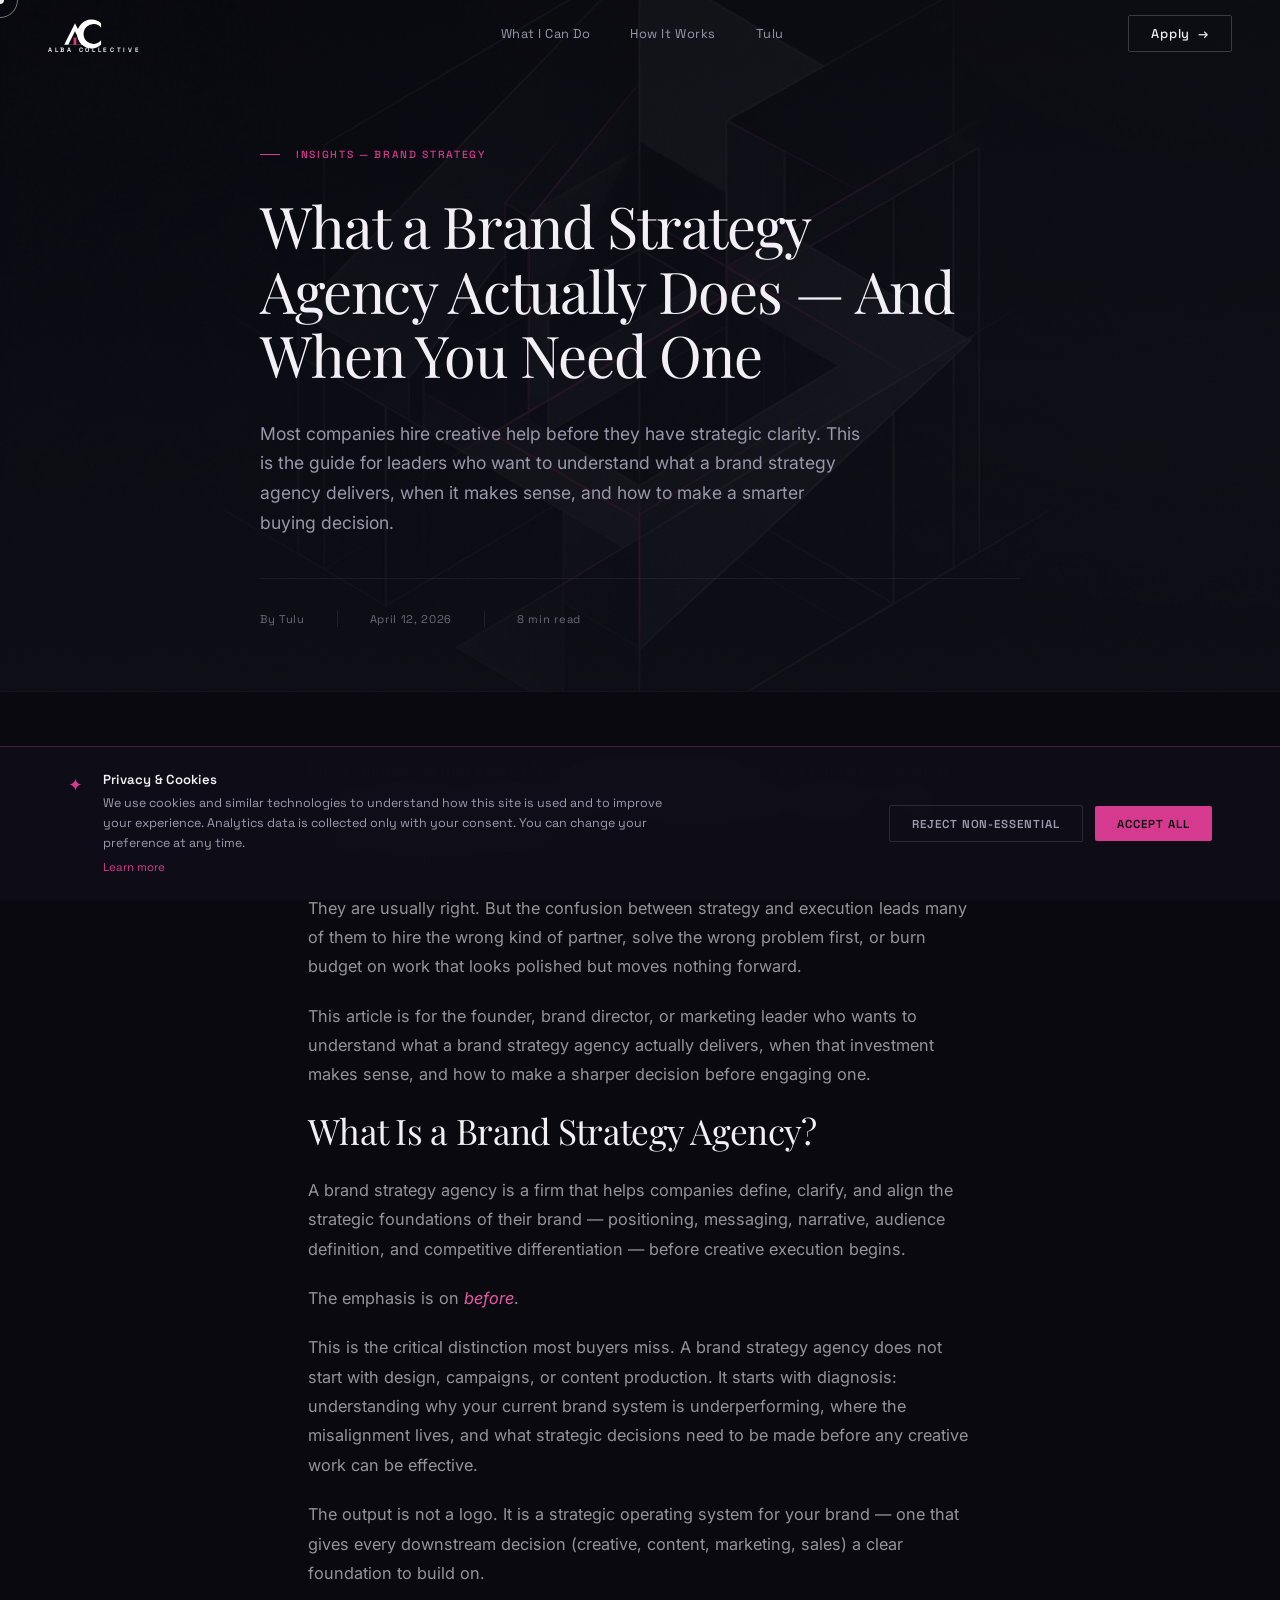
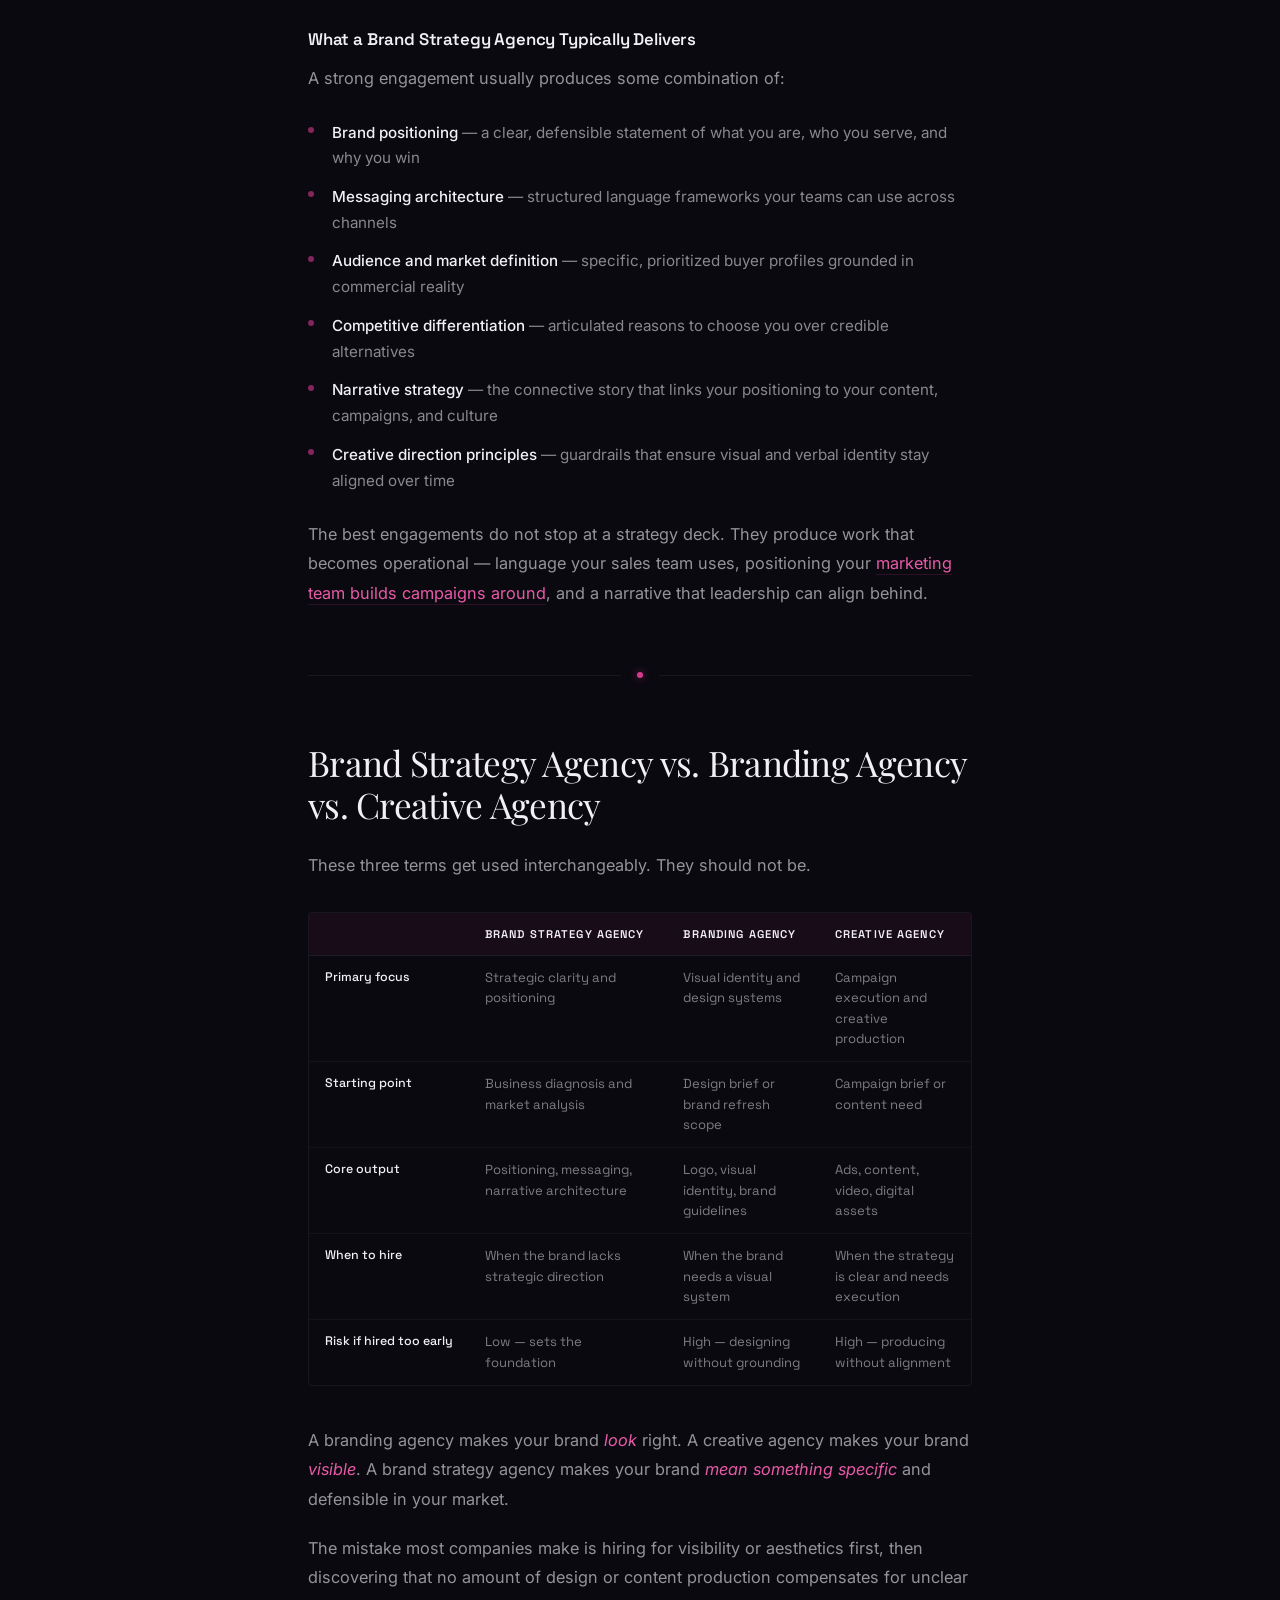
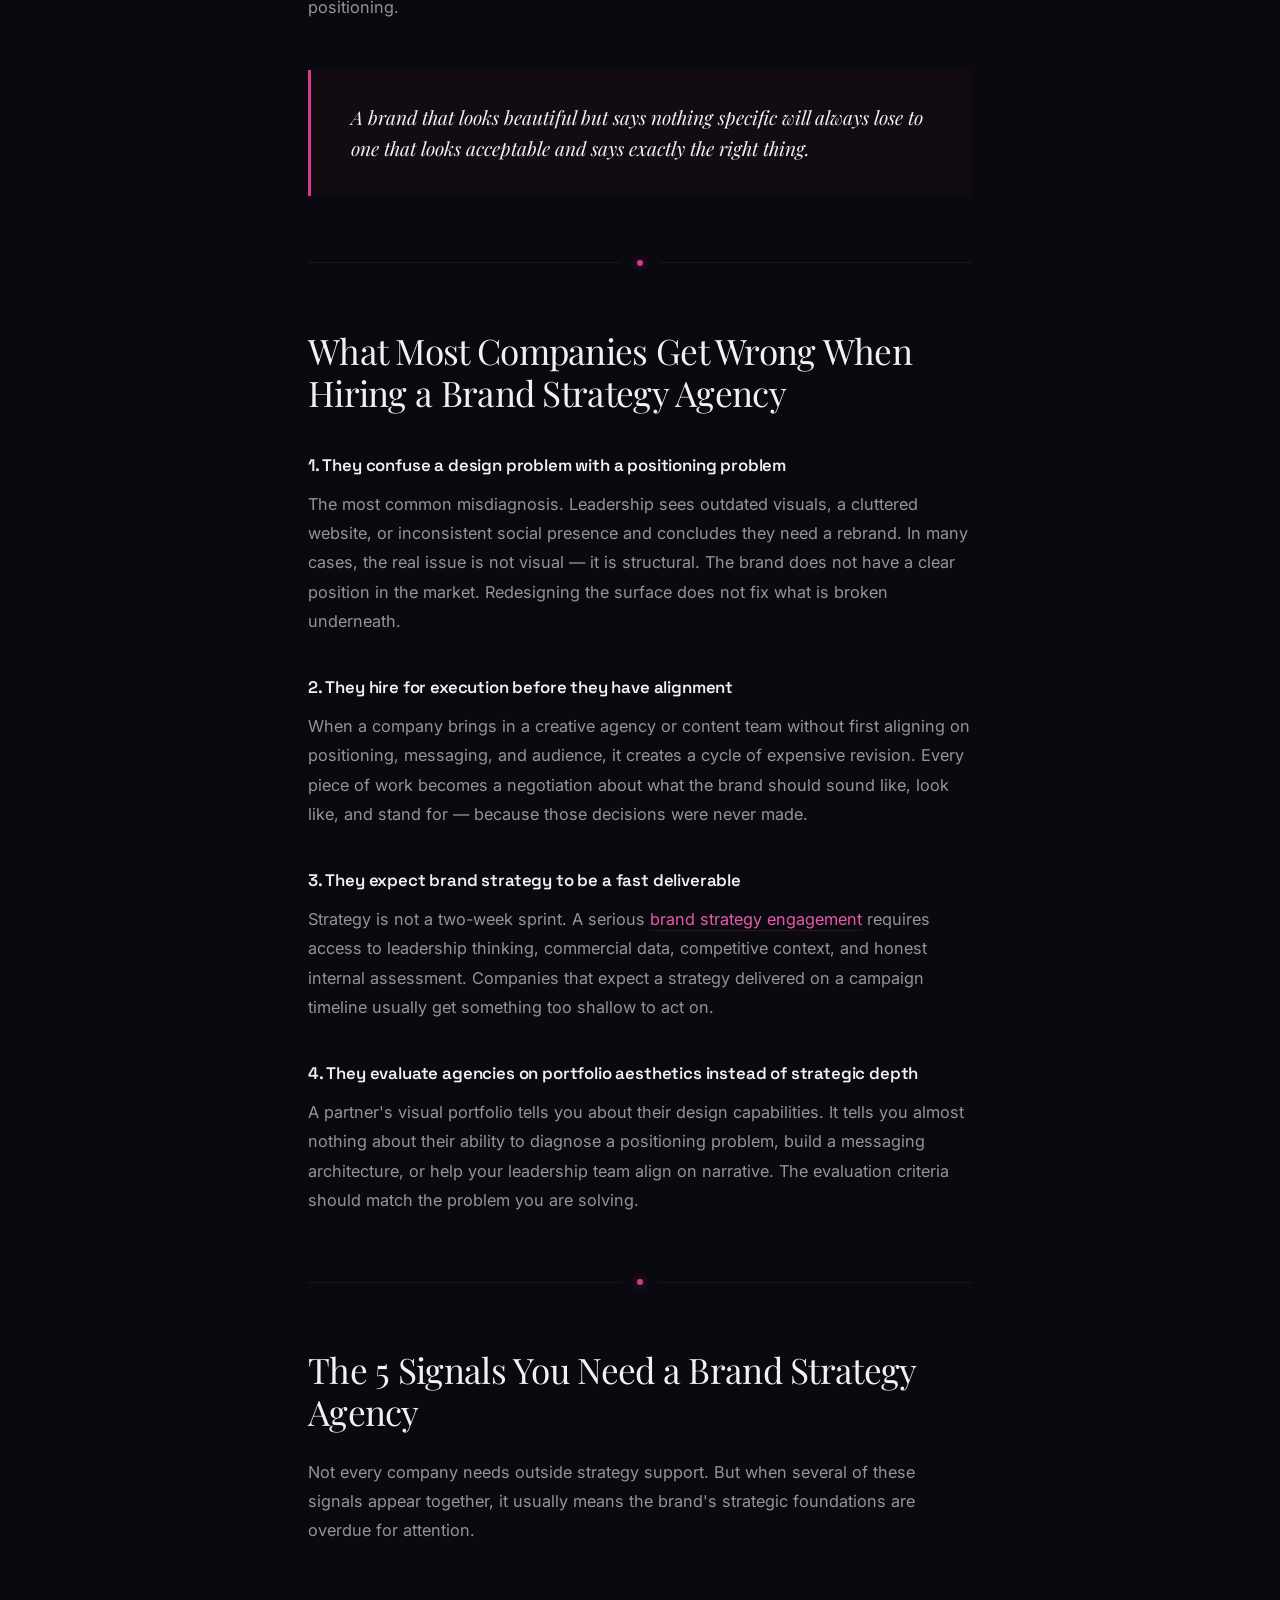
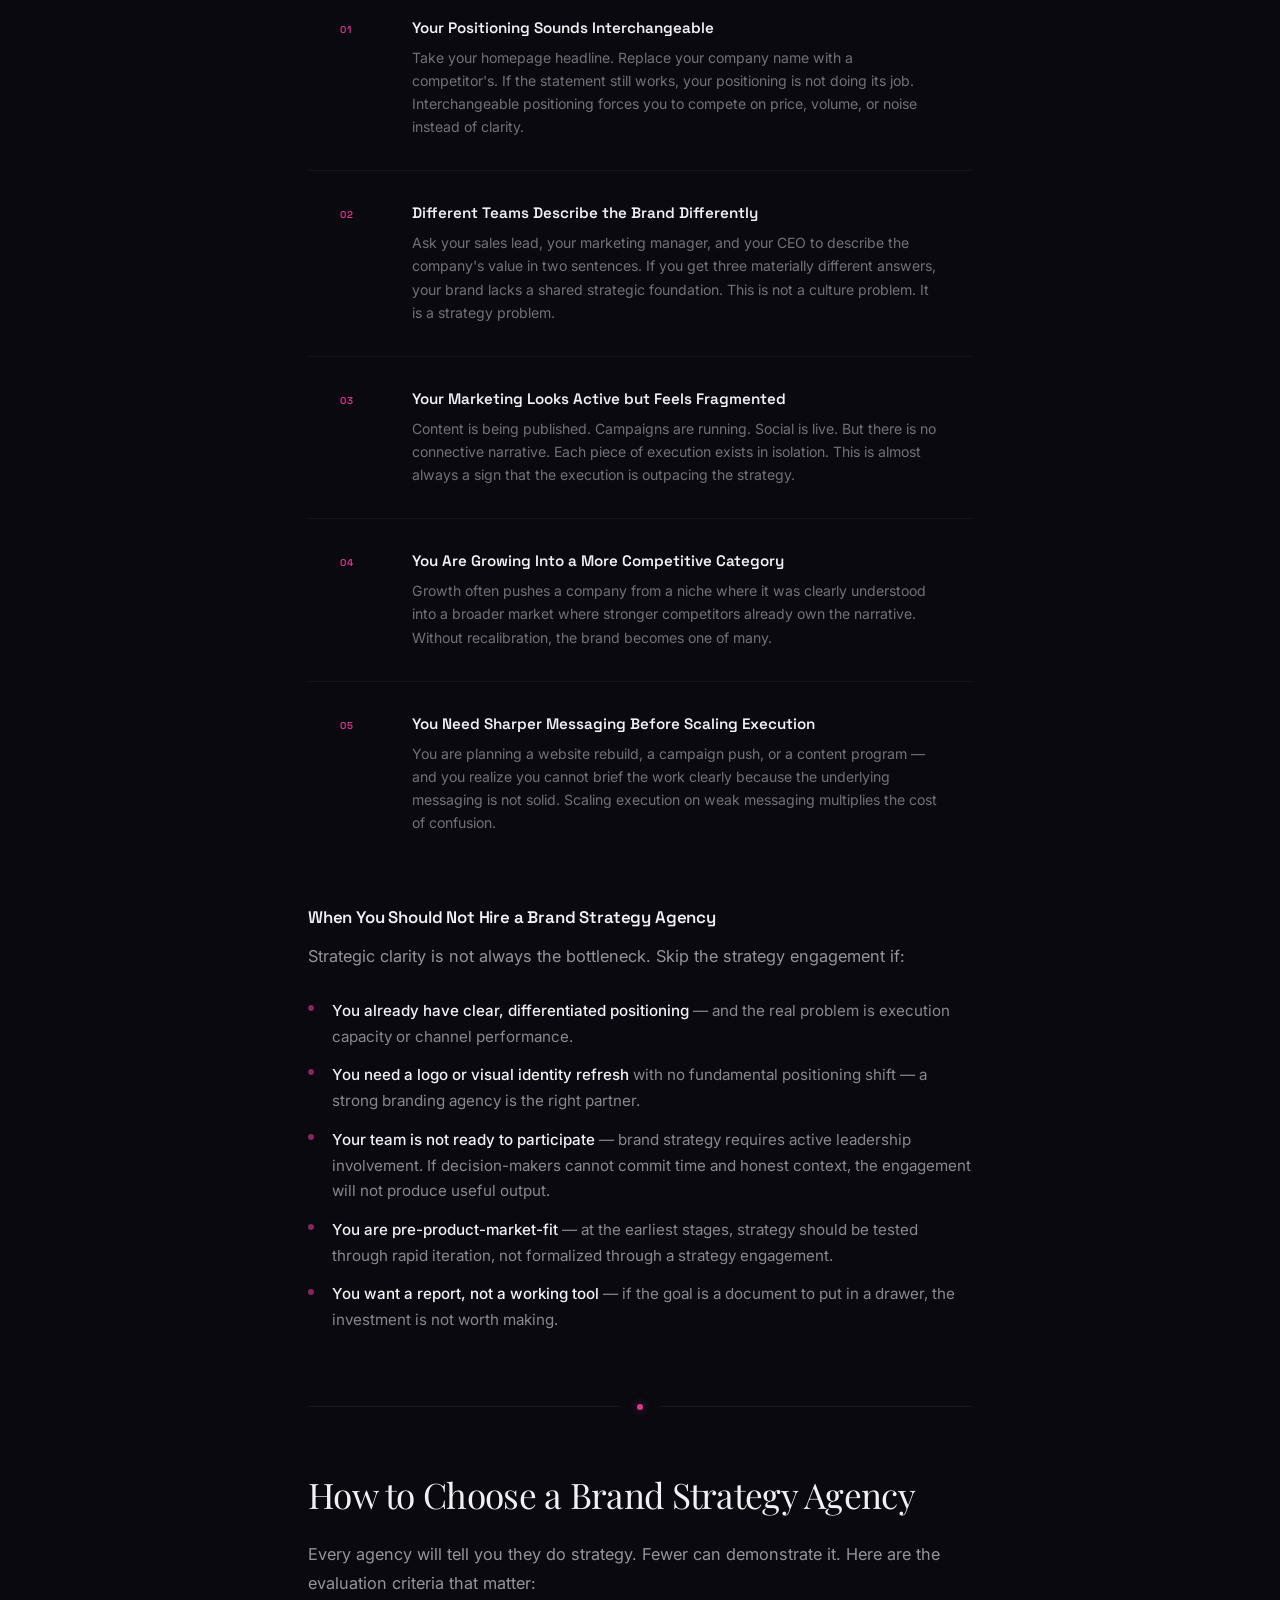
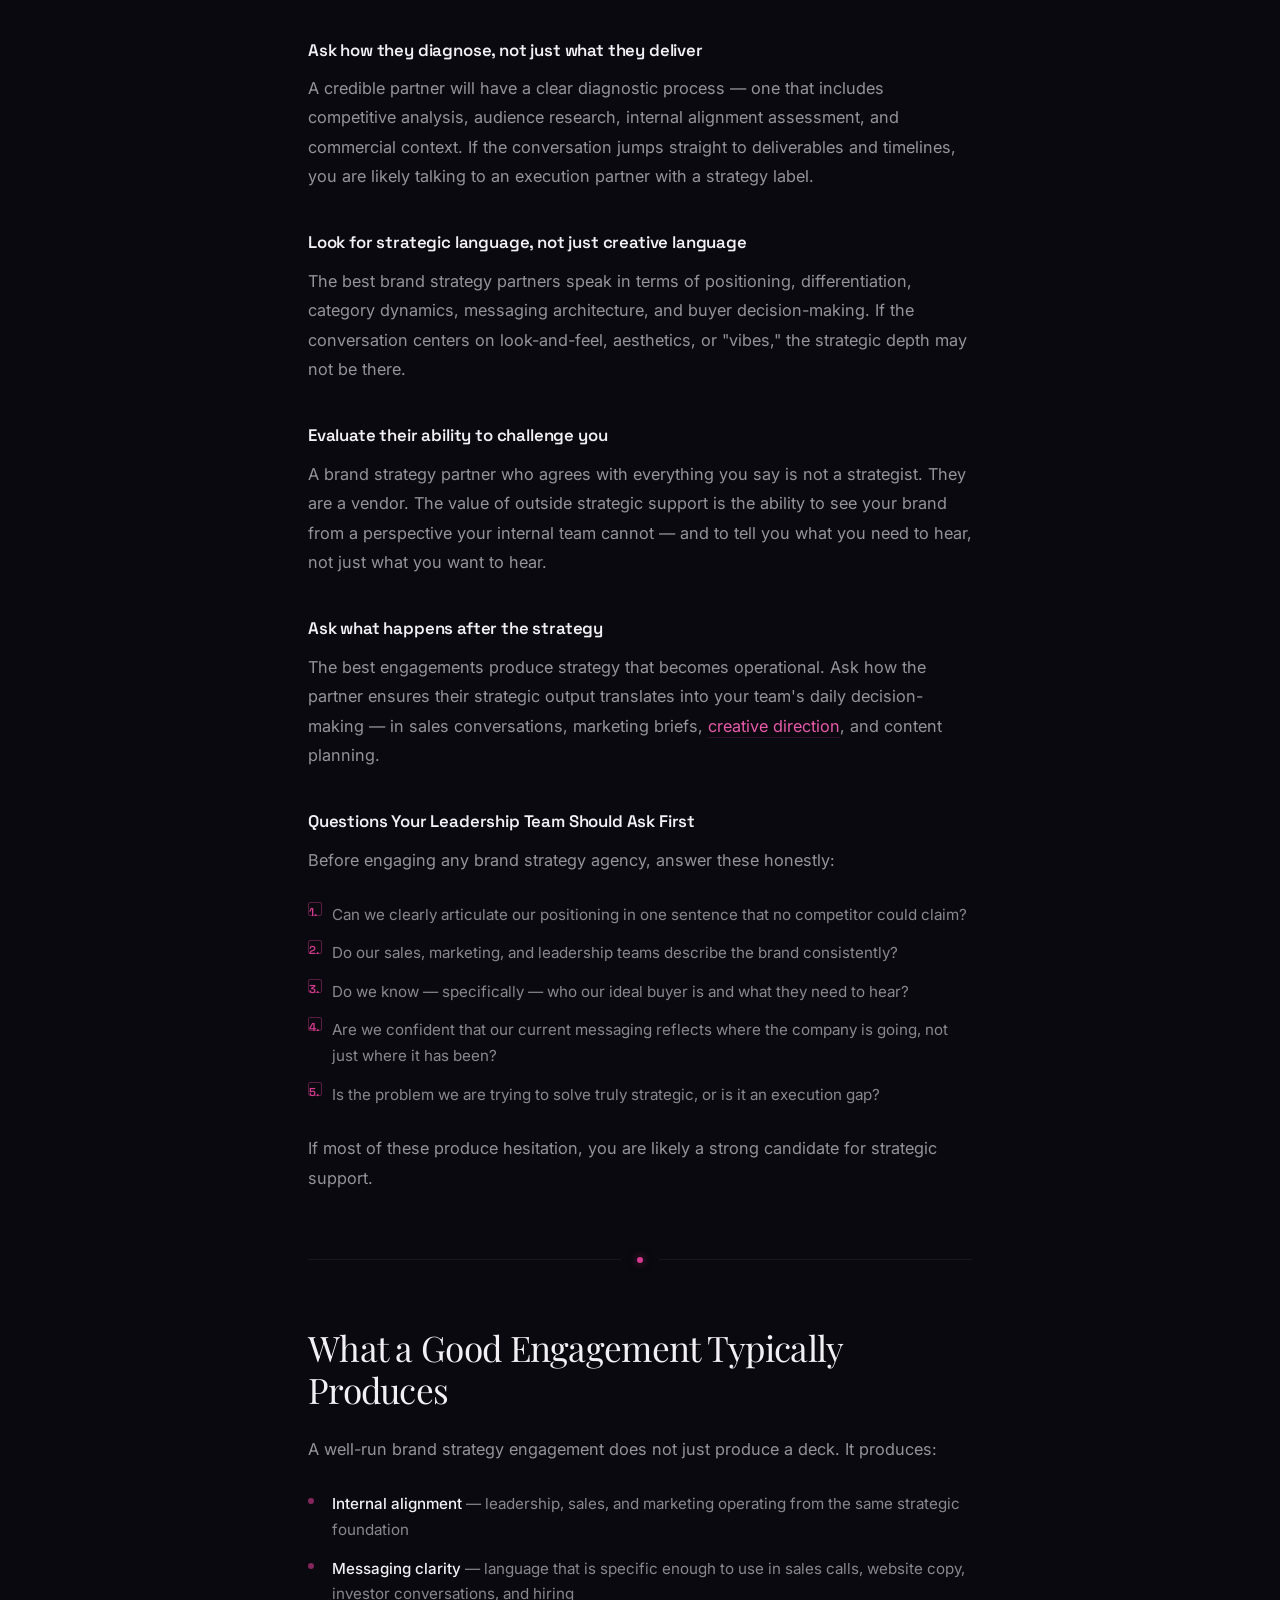
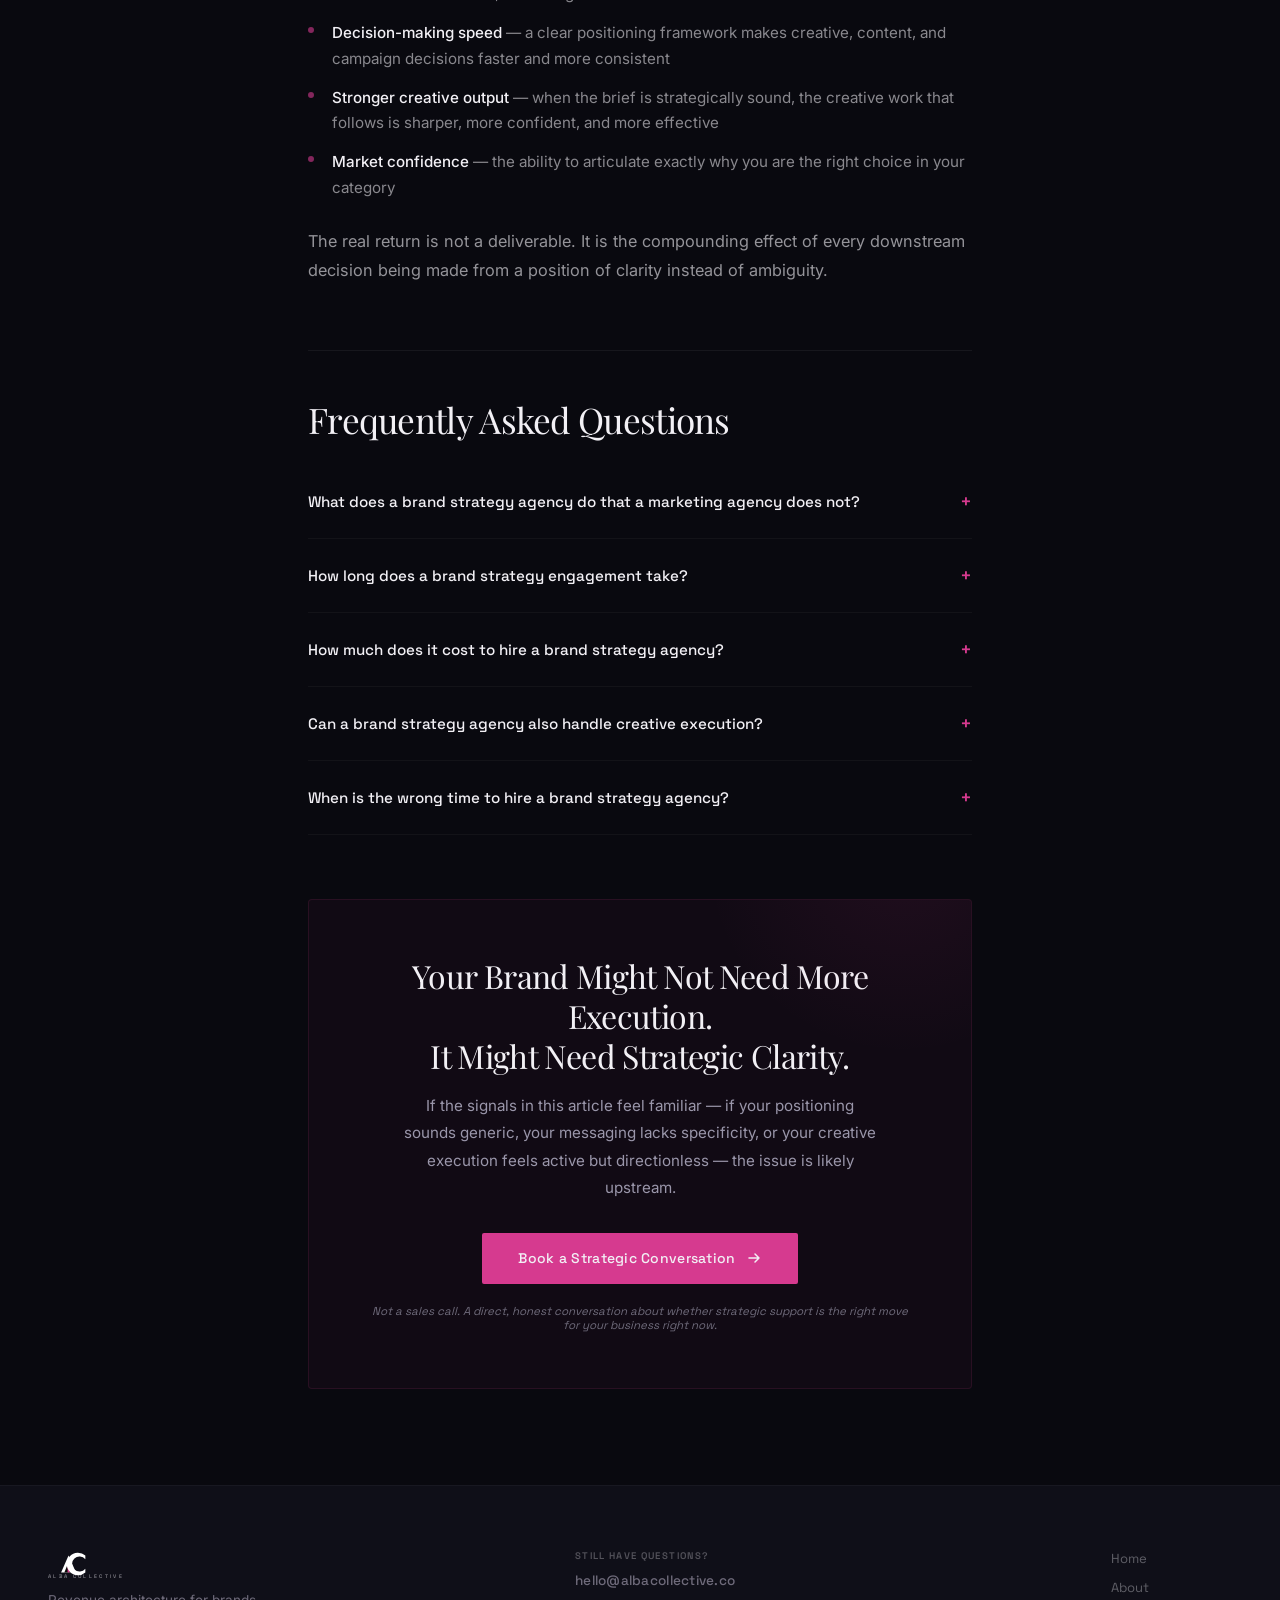
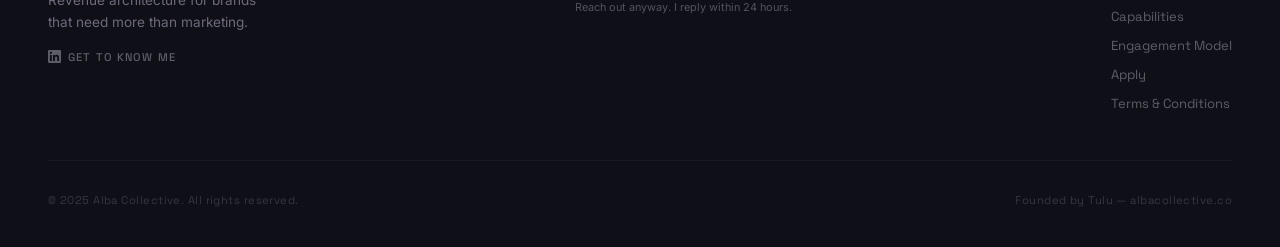
<file: insights/brand-strategy-agency/index.html>
<!DOCTYPE html>
<html lang="en">
<head>
  <meta charset="UTF-8" />
  <meta name="viewport" content="width=device-width, initial-scale=1.0" />
  <title>What a Brand Strategy Agency Actually Does — And When You Need One | Alba Collective</title>
  <meta name="description" content="Most companies hire creative help before they have strategic clarity. Learn what a brand strategy agency does, when you actually need one, and how to evaluate the right partner." />
  <meta name="robots" content="index, follow" />
  <link rel="canonical" href="https://albacollective.co/insights/brand-strategy-agency" />

  <!-- Open Graph / LinkedIn / Facebook -->
  <meta property="og:type" content="article" />
  <meta property="og:url" content="https://albacollective.co/insights/brand-strategy-agency" />
  <meta property="og:title" content="What a Brand Strategy Agency Actually Does — And When You Need One" />
  <meta property="og:description" content="Most companies hire creative help before they have strategic clarity. Learn what a brand strategy agency does and how to evaluate the right partner." />
  <meta property="og:image" content="https://albacollective.co/insights/brand-strategy-agency/og-image.png" />
  <meta property="og:image:width" content="1200" />
  <meta property="og:image:height" content="630" />
  <meta property="og:site_name" content="Alba Collective" />
  <meta property="og:locale" content="en_US" />
  <meta property="article:published_time" content="2026-04-12T14:00:00+00:00" />
  <meta property="article:author" content="Tulu" />
  <meta property="article:section" content="Brand Strategy" />

  <!-- Twitter / X Card -->
  <meta name="twitter:card" content="summary_large_image" />
  <meta name="twitter:url" content="https://albacollective.co/insights/brand-strategy-agency" />
  <meta name="twitter:title" content="What a Brand Strategy Agency Actually Does — And When You Need One" />
  <meta name="twitter:description" content="Most companies hire creative help before they have strategic clarity. Learn what a brand strategy agency does and how to evaluate the right partner." />
  <meta name="twitter:image" content="https://albacollective.co/insights/brand-strategy-agency/og-image.png" />

  <!-- Schema.org JSON-LD -->
  <script type="application/ld+json">
  {
    "@context": "https://schema.org",
    "@type": "Article",
    "headline": "What a Brand Strategy Agency Actually Does — And When You Need One",
    "description": "Most companies hire creative help before they have strategic clarity. Learn what a brand strategy agency does, when you actually need one, and how to evaluate the right partner.",
    "image": "https://albacollective.co/insights/brand-strategy-agency/og-image.png",
    "author": {
      "@type": "Person",
      "name": "Tulu",
      "jobTitle": "Founder & Revenue Architect",
      "url": "https://www.linkedin.com/in/tuluguven/"
    },
    "publisher": {
      "@type": "Organization",
      "name": "Alba Collective",
      "url": "https://albacollective.co",
      "logo": {
        "@type": "ImageObject",
        "url": "https://albacollective.co/logo.png"
      }
    },
    "datePublished": "2026-04-12",
    "dateModified": "2026-04-12",
    "mainEntityOfPage": {
      "@type": "WebPage",
      "@id": "https://albacollective.co/insights/brand-strategy-agency"
    }
  }
  </script>

  <!-- FAQ Schema -->
  <script type="application/ld+json">
  {
    "@context": "https://schema.org",
    "@type": "FAQPage",
    "mainEntity": [
      {
        "@type": "Question",
        "name": "What does a brand strategy agency do that a marketing agency does not?",
        "acceptedAnswer": {
          "@type": "Answer",
          "text": "A marketing agency executes campaigns, manages channels, and optimizes performance. A brand strategy agency works upstream — defining the positioning, messaging, and narrative foundations that make marketing execution effective. Without strategic clarity, marketing becomes a series of isolated activities without a coherent direction."
        }
      },
      {
        "@type": "Question",
        "name": "How long does a brand strategy engagement take?",
        "acceptedAnswer": {
          "@type": "Answer",
          "text": "A meaningful engagement typically takes 6 to 12 weeks, depending on the complexity of the business, the number of stakeholders involved, and the depth of competitive and market analysis required."
        }
      },
      {
        "@type": "Question",
        "name": "How much does it cost to hire a brand strategy agency?",
        "acceptedAnswer": {
          "@type": "Answer",
          "text": "Serious brand strategy work from an experienced partner typically starts in the mid-five-figure range. The relevant comparison is not the fee — it is the cost of continuing to build creative, content, and sales infrastructure on positioning that is not working."
        }
      },
      {
        "@type": "Question",
        "name": "Can a brand strategy agency also handle creative execution?",
        "acceptedAnswer": {
          "@type": "Answer",
          "text": "Some can. Partners that combine strategy and creative direction — without becoming full-service production shops — often deliver the most coherent results. The key question is whether the partner can maintain strategic rigor while also producing creative work."
        }
      },
      {
        "@type": "Question",
        "name": "When is the wrong time to hire a brand strategy agency?",
        "acceptedAnswer": {
          "@type": "Answer",
          "text": "When you already have strong, differentiated positioning and the real constraint is execution capacity. Or when leadership is not prepared to invest the time and honesty required for a genuine strategic process."
        }
      }
    ]
  }
  </script>

  <link rel="icon" type="image/x-icon" href="/favicon.ico" />
  <link rel="icon" type="image/png" sizes="32x32" href="/favicon-32.png" />
  <link rel="apple-touch-icon" sizes="180x180" href="/apple-touch-icon.png" />
  <link rel="preconnect" href="https://fonts.googleapis.com" />
  <link rel="preconnect" href="https://fonts.gstatic.com" crossorigin />
  <link href="https://fonts.googleapis.com/css2?family=Playfair+Display:ital,wght@0,400;0,500;1,400;1,500&family=Inter:wght@300;400;500&family=Space+Grotesk:wght@300;400;500;600&display=swap" rel="stylesheet" />

  <!-- Google Consent Mode v2 -->
  <script>
    window.dataLayer = window.dataLayer || [];
    function gtag() { dataLayer.push(arguments); }
    gtag('consent', 'default', {
      'ad_user_data':        'denied',
      'ad_personalization':  'denied',
      'ad_storage':          'denied',
      'analytics_storage':   'denied',
      'functionality_storage': 'granted',
      'security_storage':      'granted',
      'wait_for_update': 500
    });
  </script>
  <!-- Google Tag Manager -->
  <script>(function(w,d,s,l,i){w[l]=w[l]||[];w[l].push({'gtm.start':
  new Date().getTime(),event:'gtm.js'});var f=d.getElementsByTagName(s)[0],
  j=d.createElement(s),dl=l!='dataLayer'?'&l='+l:'';j.async=true;j.src=
  'https://www.googletagmanager.com/gtm.js?id='+i+dl;f.parentNode.insertBefore(j,f);
  })(window,document,'script','dataLayer','GTM-N5D2R9BV');</script>
  <script src="/consent.js"></script>

  <style>
    /* ═══════════════════════════════════════
       ALBA COLLECTIVE — Blog Article Styles
       Inherits design tokens from main site
    ═══════════════════════════════════════ */

    *, *::before, *::after { box-sizing: border-box; margin: 0; padding: 0; }

    :root {
      --black:      #09090f;
      --black-soft: #0f0f18;
      --off-white:  #f2f0f5;
      --cream:      #f4f2f8;
      --cream-dark: #ddd9e8;
      --pink:       #D63A8F;
      --pink-light: #E85AA8;
      --pink-dim:   rgba(214,58,143,0.18);
      --pink-glow:  rgba(214,58,143,0.08);
      --ash:        #6e6a7a;
      --ash-light:  #9a96aa;
      --white:      #ffffff;

      --serif:  'Playfair Display', Georgia, serif;
      --sans:   'Space Grotesk', system-ui, sans-serif;
      --body:   'Inter', system-ui, sans-serif;

      --max-w: 1280px;
      --article-w: 760px;
      --nav-h: 68px;
      --ease:     cubic-bezier(0.25, 0.46, 0.45, 0.94);
      --ease-out: cubic-bezier(0.16, 1, 0.3, 1);
    }

    html { scroll-behavior: smooth; font-size: 16px; }
    body {
      font-family: var(--body);
      background: var(--black);
      color: var(--off-white);
      -webkit-font-smoothing: antialiased;
      overflow-x: hidden;
      cursor: none;
    }
    img { display: block; max-width: 100%; }
    a { text-decoration: none; color: inherit; }
    em { font-style: italic; color: var(--pink-light); }

    ::-webkit-scrollbar { width: 3px; }
    ::-webkit-scrollbar-track { background: var(--black); }
    ::-webkit-scrollbar-thumb { background: var(--pink); }

    h1,h2,h3 { font-family: var(--serif); font-weight: 400; line-height: 1.08; }
    p { font-size: 1rem; line-height: 1.75; color: var(--ash-light); }

    /* ── Reveal ── */
    [data-reveal] {
      opacity: 0; transform: translateY(28px);
      transition: opacity 0.5s var(--ease-out), transform 0.5s var(--ease-out);
    }
    [data-reveal].visible { opacity: 1; transform: none; }

    /* ── Cursor ── */
    .cursor { position: fixed; top: 0; left: 0; z-index: 9999; pointer-events: none; mix-blend-mode: exclusion; }
    .cursor__dot { position: absolute; width: 8px; height: 8px; background: var(--off-white); border-radius: 50%; transform: translate(-50%, -50%); transition: transform 0.1s var(--ease); }
    .cursor__ring { position: absolute; width: 36px; height: 36px; border: 1px solid rgba(242,240,245,0.5); border-radius: 50%; transform: translate(-50%, -50%); transition: width 0.3s var(--ease), height 0.3s var(--ease), transform 0.12s var(--ease); }
    .cursor--hover .cursor__ring { width: 56px; height: 56px; }

    /* ── Nav ── */
    .nav {
      position: fixed; top: 0; left: 0; right: 0;
      z-index: 800; height: var(--nav-h);
      transition: background 0.4s var(--ease), border-color 0.4s var(--ease), transform 0.35s var(--ease);
      border-bottom: 1px solid transparent;
    }
    .nav.scrolled { background: rgba(10,9,7,0.88); backdrop-filter: blur(16px); border-color: rgba(255,255,255,0.05); }
    .nav--hidden { transform: translateY(-100%); }
    .nav__inner { max-width: var(--max-w); margin: 0 auto; padding: 0 3rem; height: 100%; display: flex; align-items: center; justify-content: space-between; }
    .nav__logo { display: flex; align-items: center; flex-shrink: 0; }
    .nav__logo-svg { height: 36px; width: auto; display: block; }
    .nav__center { display: flex; gap: 2.5rem; }
    .nav__link { font-family: var(--sans); font-size: 0.8rem; font-weight: 400; letter-spacing: 0.04em; color: var(--ash-light); transition: color 0.2s; }
    .nav__link:hover { color: var(--off-white); }
    .nav__apply { font-family: var(--sans); font-size: 0.8rem; font-weight: 500; letter-spacing: 0.06em; color: var(--off-white); border: 1px solid rgba(242,240,245,0.2); padding: 9px 22px; border-radius: 2px; display: flex; align-items: center; gap: 8px; transition: all 0.25s var(--ease); }
    .nav__apply:hover { background: var(--pink); border-color: var(--pink); }
    .nav__apply-arrow { transition: transform 0.2s; }
    .nav__apply:hover .nav__apply-arrow { transform: translateX(4px); }
    .nav__burger { display: none; flex-direction: column; gap: 5px; background: none; border: none; cursor: none; }
    .nav__burger span { display: block; width: 22px; height: 1px; background: var(--off-white); }

    /* ── Mobile Menu ── */
    .mobile-menu { position: fixed; inset: 0; z-index: 799; background: var(--black); display: flex; flex-direction: column; justify-content: center; align-items: center; opacity: 0; pointer-events: none; transition: opacity 0.35s var(--ease); }
    .mobile-menu.open { opacity: 1; pointer-events: all; }
    .mobile-menu__close { position: absolute; top: 22px; right: 24px; background: none; border: none; color: var(--ash); font-size: 1.1rem; cursor: none; }
    .mobile-menu__links { display: flex; flex-direction: column; align-items: center; gap: 2.5rem; }
    .mm-link { font-family: var(--serif); font-size: 2.5rem; color: var(--off-white); transition: color 0.2s; }
    .mm-link:hover { color: var(--pink-light); }
    .mm-link--cta { font-family: var(--sans); font-size: 0.9rem; border: 1px solid var(--pink); color: var(--pink-light); padding: 12px 28px; border-radius: 2px; margin-top: 1rem; }

    /* ═══════════════════════════════════════
       ARTICLE HERO
    ═══════════════════════════════════════ */
    .article-hero {
      position: relative;
      padding: calc(var(--nav-h) + 5rem) 3rem 4rem;
      overflow: hidden;
      border-bottom: 1px solid rgba(255,255,255,0.04);
    }
    .article-hero__bg {
      position: absolute; inset: 0;
      background: linear-gradient(180deg, var(--black) 0%, var(--black-soft) 100%);
    }
    .article-hero__img {
      position: absolute; inset: 0;
      opacity: 0.15;
    }
    .article-hero__img img {
      width: 100%; height: 100%;
      object-fit: cover;
    }
    .article-hero__noise {
      position: absolute; inset: 0; z-index: 2; pointer-events: none;
      background-image: url("data:image/svg+xml,%3Csvg viewBox='0 0 256 256' xmlns='http://www.w3.org/2000/svg'%3E%3Cfilter id='n'%3E%3CfeTurbulence type='fractalNoise' baseFrequency='0.9' numOctaves='4' stitchTiles='stitch'/%3E%3C/filter%3E%3Crect width='100%25' height='100%25' filter='url(%23n)' opacity='1'/%3E%3C/svg%3E");
      opacity: 0.045; mix-blend-mode: overlay;
    }
    .article-hero__content {
      position: relative; z-index: 3;
      max-width: var(--article-w);
      margin: 0 auto;
    }
    .article-hero__eyebrow {
      display: flex; align-items: center; gap: 1rem;
      font-family: var(--sans); font-size: 0.65rem; font-weight: 500;
      letter-spacing: 0.16em; text-transform: uppercase;
      color: var(--pink); margin-bottom: 2rem;
    }
    .article-hero__eyebrow::before {
      content: ''; display: inline-block; width: 20px; height: 1px;
      background: var(--pink); flex-shrink: 0;
    }
    .article-hero__h1 {
      font-size: clamp(2.2rem, 4.5vw, 3.6rem);
      line-height: 1.12;
      color: var(--off-white);
      margin-bottom: 2rem;
      max-width: 700px;
      letter-spacing: -0.02em;
    }
    .article-hero__excerpt {
      font-size: 1.1rem;
      line-height: 1.7;
      color: var(--ash-light);
      max-width: 600px;
      margin-bottom: 2.5rem;
    }
    .article-hero__meta {
      display: flex; align-items: center; gap: 2rem;
      font-family: var(--sans); font-size: 0.7rem;
      letter-spacing: 0.06em;
      color: var(--ash);
      padding-top: 2rem;
      border-top: 1px solid rgba(255,255,255,0.06);
    }
    .article-hero__meta-sep { width: 1px; height: 16px; background: rgba(255,255,255,0.08); }

    /* ═══════════════════════════════════════
       ARTICLE BODY
    ═══════════════════════════════════════ */
    .article {
      max-width: var(--article-w);
      margin: 0 auto;
      padding: 4rem 3rem 6rem;
    }

    .article h2 {
      font-size: clamp(1.6rem, 2.8vw, 2.2rem);
      color: var(--off-white);
      margin-top: 4rem;
      margin-bottom: 1.5rem;
      line-height: 1.2;
      letter-spacing: -0.02em;
    }
    .article h2:first-child { margin-top: 0; }

    .article h3 {
      font-family: var(--sans);
      font-size: 1.05rem;
      font-weight: 600;
      color: var(--off-white);
      margin-top: 2.5rem;
      margin-bottom: 0.75rem;
      letter-spacing: -0.01em;
      line-height: 1.4;
    }

    .article p {
      font-size: 1.02rem;
      line-height: 1.8;
      color: rgba(242,240,245,0.6);
      margin-bottom: 1.25rem;
    }

    .article strong {
      color: var(--off-white);
      font-weight: 500;
    }

    .article em {
      color: var(--pink-light);
      font-style: italic;
    }

    .article ul, .article ol {
      margin: 1.25rem 0;
      padding-left: 0;
      list-style: none;
    }
    .article ul li, .article ol li {
      font-size: 0.95rem;
      line-height: 1.7;
      color: rgba(242,240,245,0.55);
      padding: 0.4rem 0 0.4rem 1.5rem;
      position: relative;
    }
    .article ul li::before {
      content: '';
      position: absolute; left: 0; top: 0.85rem;
      width: 6px; height: 6px;
      border-radius: 50%;
      background: var(--pink);
      opacity: 0.6;
    }
    .article ol { counter-reset: ol-counter; }
    .article ol li { counter-increment: ol-counter; }
    .article ol li::before {
      content: counter(ol-counter) '.';
      position: absolute; left: 0; top: 0.4rem;
      font-family: var(--sans); font-size: 0.72rem; font-weight: 600;
      color: var(--pink); letter-spacing: 0.04em;
    }

    .article a {
      color: var(--pink-light);
      border-bottom: 1px solid var(--pink-dim);
      padding-bottom: 1px;
      transition: color 0.2s, border-color 0.2s;
    }
    .article a:hover {
      color: var(--off-white);
      border-color: var(--off-white);
    }

    /* Pull Quote */
    .article blockquote {
      margin: 3rem 0;
      padding: 2rem 2.5rem;
      border-left: 3px solid var(--pink);
      background: rgba(214,58,143,0.04);
      border-radius: 0 4px 4px 0;
    }
    .article blockquote p {
      font-family: var(--serif);
      font-size: 1.2rem;
      font-style: italic;
      line-height: 1.6;
      color: var(--off-white);
      margin: 0;
    }

    /* Comparison Table */
    .article-table-wrap {
      margin: 2rem 0 2.5rem;
      overflow-x: auto;
      border: 1px solid rgba(255,255,255,0.06);
      border-radius: 4px;
    }
    .article-table {
      width: 100%;
      border-collapse: collapse;
      font-family: var(--sans);
      font-size: 0.82rem;
    }
    .article-table thead th {
      background: rgba(214,58,143,0.08);
      color: var(--off-white);
      font-weight: 600;
      font-size: 0.7rem;
      letter-spacing: 0.1em;
      text-transform: uppercase;
      padding: 14px 16px;
      text-align: left;
      border-bottom: 1px solid rgba(255,255,255,0.08);
      white-space: nowrap;
    }
    .article-table tbody td {
      padding: 12px 16px;
      color: rgba(242,240,245,0.5);
      border-bottom: 1px solid rgba(255,255,255,0.04);
      vertical-align: top;
      line-height: 1.55;
    }
    .article-table tbody tr:last-child td { border-bottom: none; }
    .article-table tbody tr:hover td { background: rgba(255,255,255,0.02); }
    .article-table tbody td:first-child {
      color: var(--off-white);
      font-weight: 500;
      font-size: 0.78rem;
      white-space: nowrap;
    }

    /* Framework Signal Cards */
    .signal-grid {
      margin: 2.5rem 0;
      display: flex;
      flex-direction: column;
      gap: 1px;
      background: rgba(255,255,255,0.04);
      border-radius: 4px;
      overflow: hidden;
    }
    .signal-card {
      background: var(--black);
      padding: 2rem 2rem;
      display: grid;
      grid-template-columns: 48px 1fr;
      gap: 1.5rem;
      transition: background 0.3s var(--ease);
    }
    .signal-card:hover { background: rgba(214,58,143,0.03); }
    .signal-num {
      font-family: var(--sans); font-size: 0.62rem; font-weight: 600;
      letter-spacing: 0.12em; color: var(--pink);
      padding-top: 0.3rem;
    }
    .signal-card h4 {
      font-family: var(--sans); font-size: 0.95rem; font-weight: 600;
      color: var(--off-white); margin-bottom: 0.5rem; line-height: 1.3;
    }
    .signal-card p {
      font-size: 0.88rem; line-height: 1.65;
      color: rgba(242,240,245,0.45); margin: 0;
    }

    /* Divider */
    .article-divider {
      display: flex; align-items: center; gap: 1rem;
      margin: 4rem 0;
    }
    .article-divider__line { flex: 1; height: 1px; background: rgba(255,255,255,0.06); }
    .article-divider__dot {
      width: 6px; height: 6px; border-radius: 50%;
      background: var(--pink); flex-shrink: 0;
      box-shadow: 0 0 8px rgba(214,58,143,0.6);
    }

    /* FAQ */
    .faq-section {
      margin-top: 4rem;
      border-top: 1px solid rgba(255,255,255,0.06);
      padding-top: 3rem;
    }
    .faq-item {
      border-bottom: 1px solid rgba(255,255,255,0.04);
      padding: 1.5rem 0;
    }
    .faq-item summary {
      font-family: var(--sans); font-size: 0.95rem; font-weight: 500;
      color: var(--off-white); cursor: pointer;
      list-style: none;
      display: flex; align-items: center; justify-content: space-between;
      gap: 1rem;
      transition: color 0.2s;
    }
    .faq-item summary::-webkit-details-marker { display: none; }
    .faq-item summary::after {
      content: '+'; font-family: var(--sans); font-size: 1.2rem;
      color: var(--pink); flex-shrink: 0;
      transition: transform 0.3s var(--ease);
    }
    .faq-item[open] summary::after { content: '−'; }
    .faq-item summary:hover { color: var(--pink-light); }
    .faq-item .faq-answer {
      padding-top: 1rem;
      font-size: 0.92rem; line-height: 1.7;
      color: rgba(242,240,245,0.5);
      max-width: 640px;
    }

    /* CTA Section */
    .article-cta {
      margin-top: 4rem;
      padding: 3.5rem;
      background: rgba(214,58,143,0.04);
      border: 1px solid rgba(214,58,143,0.12);
      border-radius: 4px;
      text-align: center;
      position: relative;
      overflow: hidden;
    }
    .article-cta::before {
      content: '';
      position: absolute; top: -50%; right: -20%;
      width: 400px; height: 400px;
      border-radius: 50%;
      background: radial-gradient(ellipse at center, rgba(214,58,143,0.08) 0%, transparent 70%);
      pointer-events: none;
    }
    .article-cta h2 {
      font-size: clamp(1.5rem, 2.5vw, 2rem);
      color: var(--off-white);
      margin: 0 0 1rem;
      line-height: 1.25;
    }
    .article-cta p {
      font-size: 0.95rem;
      color: var(--ash-light);
      max-width: 480px;
      margin: 0 auto 2rem;
    }
    .article-cta .cta-primary {
      display: inline-flex; align-items: center; gap: 10px;
      font-family: var(--sans); font-size: 0.875rem; font-weight: 500;
      background: var(--pink); color: var(--off-white);
      padding: 16px 36px; border-radius: 2px;
      transition: all 0.3s var(--ease);
      letter-spacing: 0.02em;
      position: relative; z-index: 1;
    }
    .article-cta .cta-primary:hover {
      background: var(--pink-light); transform: translateY(-2px);
      box-shadow: 0 12px 40px rgba(214,58,143,0.35);
    }
    .article-cta .cta-note {
      display: block;
      margin-top: 1.25rem;
      font-family: var(--sans); font-size: 0.72rem;
      color: var(--ash); font-style: italic;
    }

    /* When-not-to-hire list */
    .not-hire-list {
      margin: 1.25rem 0;
      padding-left: 0;
      list-style: none;
    }
    .not-hire-list li {
      font-size: 0.95rem;
      line-height: 1.7;
      color: rgba(242,240,245,0.4);
      padding: 0.4rem 0 0.4rem 1.5rem;
      position: relative;
    }
    .not-hire-list li::before {
      content: '×';
      position: absolute; left: 0; top: 0.4rem;
      font-family: var(--sans); font-weight: 500;
      color: rgba(242,240,245,0.2);
    }

    /* Checklist */
    .checklist {
      margin: 1.5rem 0;
      padding-left: 0;
      list-style: none;
    }
    .checklist li {
      font-size: 0.95rem;
      line-height: 1.7;
      color: rgba(242,240,245,0.55);
      padding: 0.5rem 0 0.5rem 1.8rem;
      position: relative;
    }
    .checklist li::before {
      content: '';
      position: absolute; left: 0; top: 0.65rem;
      width: 14px; height: 14px;
      border: 1.5px solid rgba(214,58,143,0.4);
      border-radius: 2px;
    }

    /* ── Footer ── */
    .footer { background: var(--black-soft); border-top: 1px solid rgba(255,255,255,0.04); padding: 4rem 3rem 2.5rem; }
    .footer__top { max-width: var(--max-w); margin: 0 auto; display: flex; justify-content: space-between; align-items: flex-start; padding-bottom: 3rem; border-bottom: 1px solid rgba(255,255,255,0.04); margin-bottom: 2rem; }
    .footer__logo-svg { height: 28px; width: auto; display: block; margin-bottom: 0.75rem; }
    .footer__brand p { font-size: 0.85rem; color: var(--ash); line-height: 1.6; }
    .footer__nav { display: flex; flex-direction: column; gap: 0.75rem; }
    .footer__nav a { font-family: var(--sans); font-size: 0.82rem; color: rgba(242,240,245,0.35); transition: color 0.2s; }
    .footer__nav a:hover { color: var(--off-white); }
    .footer__bottom { max-width: var(--max-w); margin: 0 auto; display: flex; justify-content: space-between; font-family: var(--sans); font-size: 0.7rem; color: rgba(242,240,245,0.18); letter-spacing: 0.04em; }
    .footer__contact { display: flex; flex-direction: column; align-items: flex-start; gap: 0.25rem; }
    .footer__email { font-family: var(--sans); font-size: 0.85rem; font-weight: 500; color: var(--ash); text-decoration: none; letter-spacing: 0.02em; transition: color 0.2s var(--ease); position: relative; }
    .footer__email::after { content: ''; position: absolute; bottom: -2px; left: 0; right: 0; height: 1px; background: var(--pink); transform: scaleX(0); transform-origin: left; transition: transform 0.3s var(--ease); }
    .footer__email:hover { color: var(--off-white); }
    .footer__email:hover::after { transform: scaleX(1); }
    .footer__contact-label { display: block; font-size: 0.6rem; font-weight: 600; font-family: var(--sans); letter-spacing: 0.14em; text-transform: uppercase; color: rgba(242,240,245,0.3); margin-bottom: 0.35rem; }
    .footer__contact-note { display: block; font-size: 0.68rem; color: rgba(242,240,245,0.3); margin-top: 0.35rem; line-height: 1.5; }
    .footer__get-to-know { display: inline-flex; align-items: center; gap: 0.45rem; margin-top: 1rem; font-size: 0.7rem; font-weight: 500; font-family: var(--sans); letter-spacing: 0.1em; text-transform: uppercase; color: rgba(242,240,245,0.35); text-decoration: none; transition: color 0.2s; }
    .footer__get-to-know:hover { color: #D63A8F; }

    /* ── Reading Progress Bar ── */
    .reading-progress {
      position: fixed; top: 0; left: 0; right: 0;
      height: 2px; z-index: 900;
      background: transparent;
    }
    .reading-progress__bar {
      height: 100%; width: 0%;
      background: linear-gradient(90deg, var(--pink), var(--pink-light));
      transition: width 0.05s linear;
    }

    /* ═══════════════════════════════════════
       RESPONSIVE
    ═══════════════════════════════════════ */
    @media (max-width: 768px) {
      .nav__center { display: none; }
      .nav__apply { display: none; }
      .nav__burger { display: flex; }
      .nav__inner { padding: 0 1.5rem; }

      .article-hero { padding: calc(var(--nav-h) + 3rem) 1.5rem 3rem; }
      .article-hero__h1 { font-size: clamp(1.8rem, 6vw, 2.4rem); }
      .article-hero__meta { flex-wrap: wrap; gap: 1rem; }

      .article { padding: 3rem 1.5rem 4rem; }
      .article h2 { margin-top: 3rem; }

      .signal-card { grid-template-columns: 36px 1fr; padding: 1.5rem; gap: 1rem; }

      .article-table { font-size: 0.75rem; }
      .article-table thead th { padding: 10px 12px; }
      .article-table tbody td { padding: 10px 12px; }

      .article-cta { padding: 2.5rem 1.5rem; }

      .footer { padding: 3rem 1.5rem 2rem; }
      .footer__top { flex-direction: column; gap: 2rem; }
      .footer__bottom { flex-direction: column; gap: 0.5rem; }
    }
    @media (max-width: 480px) {
      .article-hero__h1 { font-size: 1.7rem; }
      .article-table-wrap { margin-left: -1.5rem; margin-right: -1.5rem; border-radius: 0; border-left: none; border-right: none; }
    }
  </style>
</head>
<body>
  <!-- Google Tag Manager (noscript) -->
  <noscript><iframe src="https://www.googletagmanager.com/ns.html?id=GTM-N5D2R9BV"
  height="0" width="0" style="display:none;visibility:hidden"></iframe></noscript>

  <!-- CURSOR -->
  <div class="cursor" id="cursor">
    <div class="cursor__dot"></div>
    <div class="cursor__ring"></div>
  </div>

  <!-- READING PROGRESS -->
  <div class="reading-progress">
    <div class="reading-progress__bar" id="readingBar"></div>
  </div>

  <!-- NAV -->
  <nav class="nav" id="nav">
    <div class="nav__inner">
      <a href="/" class="nav__logo" aria-label="Alba Collective">
        <svg class="nav__logo-svg" viewBox="0 0 120 40" fill="none" xmlns="http://www.w3.org/2000/svg" aria-hidden="true">
          <polygon points="18,32 30,8 42,32" fill="white"/>
          <polygon points="22.5,32 30,17 37.5,32" fill="#0a0907"/>
          <rect x="28.5" y="24" width="3" height="8" fill="#D63A8F"/>
          <path d="M59,8 A16,16 0 1,0 59,32 L59,27 A11,11 0 1,1 59,13 Z" fill="white"/>
          <text x="0" y="40" font-family="'Space Grotesk', sans-serif" font-size="7" font-weight="600" letter-spacing="3" fill="white" text-anchor="start">ALBA COLLECTIVE</text>
        </svg>
      </a>
      <div class="nav__center">
        <a href="/what-i-do" class="nav__link">What I Can Do</a>
        <a href="/#model" class="nav__link">How It Works</a>
        <a href="/#founder" class="nav__link">Tulu</a>
      </div>
      <a href="/#apply" class="nav__apply">
        Apply <span class="nav__apply-arrow">→</span>
      </a>
      <button class="nav__burger" id="navBurger" aria-label="Menu">
        <span></span><span></span>
      </button>
    </div>
  </nav>

  <!-- MOBILE MENU -->
  <div class="mobile-menu" id="mobileMenu">
    <button class="mobile-menu__close" id="mobileClose">✕</button>
    <div class="mobile-menu__links">
      <a href="/" class="mm-link">Home</a>
      <a href="/what-i-do" class="mm-link">Capabilities</a>
      <a href="/#founder" class="mm-link">Tulu</a>
      <a href="/#apply" class="mm-link mm-link--cta">Apply →</a>
    </div>
  </div>

  <main>

    <!-- ══════════════════════════════════════════════
         ARTICLE HERO
    ══════════════════════════════════════════════ -->
    <header class="article-hero">
      <div class="article-hero__bg"></div>
      <div class="article-hero__img">
        <img src="hero.png" alt="Brand strategy — abstract architectural form representing strategic clarity" loading="eager" />
      </div>
      <div class="article-hero__noise"></div>

      <div class="article-hero__content" data-reveal>
        <div class="article-hero__eyebrow">Insights — Brand Strategy</div>

        <h1 class="article-hero__h1">What a Brand Strategy Agency Actually Does — And When You Need One</h1>

        <p class="article-hero__excerpt">Most companies hire creative help before they have strategic clarity. This is the guide for leaders who want to understand what a brand strategy agency delivers, when it makes sense, and how to make a smarter buying decision.</p>

        <div class="article-hero__meta">
          <span>By Tulu</span>
          <div class="article-hero__meta-sep"></div>
          <span>April 12, 2026</span>
          <div class="article-hero__meta-sep"></div>
          <span>8 min read</span>
        </div>
      </div>
    </header>

    <!-- ══════════════════════════════════════════════
         ARTICLE BODY
    ══════════════════════════════════════════════ -->
    <article class="article" id="article-body">

      <!-- INTRO -->
      <div data-reveal>
        <p>Most companies that search for a <strong>brand strategy agency</strong> are not entirely sure what one does. They know something is off — messaging feels inconsistent, positioning sounds interchangeable, creative output looks active but lacks coherence — and they suspect strategic help might fix it.</p>

        <p>They are usually right. But the confusion between strategy and execution leads many of them to hire the wrong kind of partner, solve the wrong problem first, or burn budget on work that looks polished but moves nothing forward.</p>

        <p>This article is for the founder, brand director, or marketing leader who wants to understand what a brand strategy agency actually delivers, when that investment makes sense, and how to make a sharper decision before engaging one.</p>
      </div>

      <!-- SECTION: What Is -->
      <div data-reveal>
        <h2>What Is a Brand Strategy Agency?</h2>

        <p>A brand strategy agency is a firm that helps companies define, clarify, and align the strategic foundations of their brand — positioning, messaging, narrative, audience definition, and competitive differentiation — before creative execution begins.</p>

        <p>The emphasis is on <em>before</em>.</p>

        <p>This is the critical distinction most buyers miss. A brand strategy agency does not start with design, campaigns, or content production. It starts with diagnosis: understanding why your current brand system is underperforming, where the misalignment lives, and what strategic decisions need to be made before any creative work can be effective.</p>

        <p>The output is not a logo. It is a strategic operating system for your brand — one that gives every downstream decision (creative, content, marketing, sales) a clear foundation to build on.</p>
      </div>

      <!-- SECTION: What It Delivers -->
      <div data-reveal>
        <h3>What a Brand Strategy Agency Typically Delivers</h3>

        <p>A strong engagement usually produces some combination of:</p>

        <ul>
          <li><strong>Brand positioning</strong> — a clear, defensible statement of what you are, who you serve, and why you win</li>
          <li><strong>Messaging architecture</strong> — structured language frameworks your teams can use across channels</li>
          <li><strong>Audience and market definition</strong> — specific, prioritized buyer profiles grounded in commercial reality</li>
          <li><strong>Competitive differentiation</strong> — articulated reasons to choose you over credible alternatives</li>
          <li><strong>Narrative strategy</strong> — the connective story that links your positioning to your content, campaigns, and culture</li>
          <li><strong>Creative direction principles</strong> — guardrails that ensure visual and verbal identity stay aligned over time</li>
        </ul>

        <p>The best engagements do not stop at a strategy deck. They produce work that becomes operational — language your sales team uses, positioning your <a href="/what-i-do">marketing team builds campaigns around</a>, and a narrative that leadership can align behind.</p>
      </div>

      <div class="article-divider" data-reveal>
        <div class="article-divider__line"></div>
        <span class="article-divider__dot"></span>
        <div class="article-divider__line"></div>
      </div>

      <!-- SECTION: Comparison -->
      <div data-reveal>
        <h2>Brand Strategy Agency vs. Branding Agency vs. Creative Agency</h2>

        <p>These three terms get used interchangeably. They should not be.</p>

        <div class="article-table-wrap">
          <table class="article-table">
            <thead>
              <tr>
                <th></th>
                <th>Brand Strategy Agency</th>
                <th>Branding Agency</th>
                <th>Creative Agency</th>
              </tr>
            </thead>
            <tbody>
              <tr>
                <td>Primary focus</td>
                <td>Strategic clarity and positioning</td>
                <td>Visual identity and design systems</td>
                <td>Campaign execution and creative production</td>
              </tr>
              <tr>
                <td>Starting point</td>
                <td>Business diagnosis and market analysis</td>
                <td>Design brief or brand refresh scope</td>
                <td>Campaign brief or content need</td>
              </tr>
              <tr>
                <td>Core output</td>
                <td>Positioning, messaging, narrative architecture</td>
                <td>Logo, visual identity, brand guidelines</td>
                <td>Ads, content, video, digital assets</td>
              </tr>
              <tr>
                <td>When to hire</td>
                <td>When the brand lacks strategic direction</td>
                <td>When the brand needs a visual system</td>
                <td>When the strategy is clear and needs execution</td>
              </tr>
              <tr>
                <td>Risk if hired too early</td>
                <td>Low — sets the foundation</td>
                <td>High — designing without grounding</td>
                <td>High — producing without alignment</td>
              </tr>
            </tbody>
          </table>
        </div>

        <p>A branding agency makes your brand <em>look</em> right. A creative agency makes your brand <em>visible</em>. A brand strategy agency makes your brand <em>mean something specific</em> and defensible in your market.</p>

        <p>The mistake most companies make is hiring for visibility or aesthetics first, then discovering that no amount of design or content production compensates for unclear positioning.</p>

        <blockquote>
          <p>A brand that looks beautiful but says nothing specific will always lose to one that looks acceptable and says exactly the right thing.</p>
        </blockquote>
      </div>

      <div class="article-divider" data-reveal>
        <div class="article-divider__line"></div>
        <span class="article-divider__dot"></span>
        <div class="article-divider__line"></div>
      </div>

      <!-- SECTION: What Companies Get Wrong -->
      <div data-reveal>
        <h2>What Most Companies Get Wrong When Hiring a Brand Strategy Agency</h2>

        <h3>1. They confuse a design problem with a positioning problem</h3>
        <p>The most common misdiagnosis. Leadership sees outdated visuals, a cluttered website, or inconsistent social presence and concludes they need a rebrand. In many cases, the real issue is not visual — it is structural. The brand does not have a clear position in the market. Redesigning the surface does not fix what is broken underneath.</p>

        <h3>2. They hire for execution before they have alignment</h3>
        <p>When a company brings in a creative agency or content team without first aligning on positioning, messaging, and audience, it creates a cycle of expensive revision. Every piece of work becomes a negotiation about what the brand should sound like, look like, and stand for — because those decisions were never made.</p>

        <h3>3. They expect brand strategy to be a fast deliverable</h3>
        <p>Strategy is not a two-week sprint. A serious <a href="/#cap-03">brand strategy engagement</a> requires access to leadership thinking, commercial data, competitive context, and honest internal assessment. Companies that expect a strategy delivered on a campaign timeline usually get something too shallow to act on.</p>

        <h3>4. They evaluate agencies on portfolio aesthetics instead of strategic depth</h3>
        <p>A partner's visual portfolio tells you about their design capabilities. It tells you almost nothing about their ability to diagnose a positioning problem, build a messaging architecture, or help your leadership team align on narrative. The evaluation criteria should match the problem you are solving.</p>
      </div>

      <div class="article-divider" data-reveal>
        <div class="article-divider__line"></div>
        <span class="article-divider__dot"></span>
        <div class="article-divider__line"></div>
      </div>

      <!-- SECTION: 5 Signals Framework -->
      <div data-reveal>
        <h2>The 5 Signals You Need a Brand Strategy Agency</h2>

        <p>Not every company needs outside strategy support. But when several of these signals appear together, it usually means the brand's strategic foundations are overdue for attention.</p>

        <div class="signal-grid">
          <div class="signal-card" data-reveal>
            <span class="signal-num">01</span>
            <div>
              <h4>Your Positioning Sounds Interchangeable</h4>
              <p>Take your homepage headline. Replace your company name with a competitor's. If the statement still works, your positioning is not doing its job. Interchangeable positioning forces you to compete on price, volume, or noise instead of clarity.</p>
            </div>
          </div>
          <div class="signal-card" data-reveal>
            <span class="signal-num">02</span>
            <div>
              <h4>Different Teams Describe the Brand Differently</h4>
              <p>Ask your sales lead, your marketing manager, and your CEO to describe the company's value in two sentences. If you get three materially different answers, your brand lacks a shared strategic foundation. This is not a culture problem. It is a strategy problem.</p>
            </div>
          </div>
          <div class="signal-card" data-reveal>
            <span class="signal-num">03</span>
            <div>
              <h4>Your Marketing Looks Active but Feels Fragmented</h4>
              <p>Content is being published. Campaigns are running. Social is live. But there is no connective narrative. Each piece of execution exists in isolation. This is almost always a sign that the execution is outpacing the strategy.</p>
            </div>
          </div>
          <div class="signal-card" data-reveal>
            <span class="signal-num">04</span>
            <div>
              <h4>You Are Growing Into a More Competitive Category</h4>
              <p>Growth often pushes a company from a niche where it was clearly understood into a broader market where stronger competitors already own the narrative. Without recalibration, the brand becomes one of many.</p>
            </div>
          </div>
          <div class="signal-card" data-reveal>
            <span class="signal-num">05</span>
            <div>
              <h4>You Need Sharper Messaging Before Scaling Execution</h4>
              <p>You are planning a website rebuild, a campaign push, or a content program — and you realize you cannot brief the work clearly because the underlying messaging is not solid. Scaling execution on weak messaging multiplies the cost of confusion.</p>
            </div>
          </div>
        </div>
      </div>

      <!-- SECTION: When Not To -->
      <div data-reveal>
        <h3>When You Should Not Hire a Brand Strategy Agency</h3>

        <p>Strategic clarity is not always the bottleneck. Skip the strategy engagement if:</p>

        <ul class="not-hire-list">
          <li><strong>You already have clear, differentiated positioning</strong> — and the real problem is execution capacity or channel performance.</li>
          <li><strong>You need a logo or visual identity refresh</strong> with no fundamental positioning shift — a strong branding agency is the right partner.</li>
          <li><strong>Your team is not ready to participate</strong> — brand strategy requires active leadership involvement. If decision-makers cannot commit time and honest context, the engagement will not produce useful output.</li>
          <li><strong>You are pre-product-market-fit</strong> — at the earliest stages, strategy should be tested through rapid iteration, not formalized through a strategy engagement.</li>
          <li><strong>You want a report, not a working tool</strong> — if the goal is a document to put in a drawer, the investment is not worth making.</li>
        </ul>
      </div>

      <div class="article-divider" data-reveal>
        <div class="article-divider__line"></div>
        <span class="article-divider__dot"></span>
        <div class="article-divider__line"></div>
      </div>

      <!-- SECTION: How to Evaluate -->
      <div data-reveal>
        <h2>How to Choose a Brand Strategy Agency</h2>

        <p>Every agency will tell you they do strategy. Fewer can demonstrate it. Here are the evaluation criteria that matter:</p>

        <h3>Ask how they diagnose, not just what they deliver</h3>
        <p>A credible partner will have a clear diagnostic process — one that includes competitive analysis, audience research, internal alignment assessment, and commercial context. If the conversation jumps straight to deliverables and timelines, you are likely talking to an execution partner with a strategy label.</p>

        <h3>Look for strategic language, not just creative language</h3>
        <p>The best brand strategy partners speak in terms of positioning, differentiation, category dynamics, messaging architecture, and buyer decision-making. If the conversation centers on look-and-feel, aesthetics, or "vibes," the strategic depth may not be there.</p>

        <h3>Evaluate their ability to challenge you</h3>
        <p>A brand strategy partner who agrees with everything you say is not a strategist. They are a vendor. The value of outside strategic support is the ability to see your brand from a perspective your internal team cannot — and to tell you what you need to hear, not just what you want to hear.</p>

        <h3>Ask what happens after the strategy</h3>
        <p>The best engagements produce strategy that becomes operational. Ask how the partner ensures their strategic output translates into your team's daily decision-making — in sales conversations, marketing briefs, <a href="/what-i-do">creative direction</a>, and content planning.</p>
      </div>

      <!-- SECTION: Internal Questions -->
      <div data-reveal>
        <h3>Questions Your Leadership Team Should Ask First</h3>

        <p>Before engaging any brand strategy agency, answer these honestly:</p>

        <ol class="checklist">
          <li>Can we clearly articulate our positioning in one sentence that no competitor could claim?</li>
          <li>Do our sales, marketing, and leadership teams describe the brand consistently?</li>
          <li>Do we know — specifically — who our ideal buyer is and what they need to hear?</li>
          <li>Are we confident that our current messaging reflects where the company is going, not just where it has been?</li>
          <li>Is the problem we are trying to solve truly strategic, or is it an execution gap?</li>
        </ol>

        <p>If most of these produce hesitation, you are likely a strong candidate for strategic support.</p>
      </div>

      <div class="article-divider" data-reveal>
        <div class="article-divider__line"></div>
        <span class="article-divider__dot"></span>
        <div class="article-divider__line"></div>
      </div>

      <!-- SECTION: Good Engagement -->
      <div data-reveal>
        <h2>What a Good Engagement Typically Produces</h2>

        <p>A well-run brand strategy engagement does not just produce a deck. It produces:</p>

        <ul>
          <li><strong>Internal alignment</strong> — leadership, sales, and marketing operating from the same strategic foundation</li>
          <li><strong>Messaging clarity</strong> — language that is specific enough to use in sales calls, website copy, investor conversations, and hiring</li>
          <li><strong>Decision-making speed</strong> — a clear positioning framework makes creative, content, and campaign decisions faster and more consistent</li>
          <li><strong>Stronger creative output</strong> — when the brief is strategically sound, the creative work that follows is sharper, more confident, and more effective</li>
          <li><strong>Market confidence</strong> — the ability to articulate exactly why you are the right choice in your category</li>
        </ul>

        <p>The real return is not a deliverable. It is the compounding effect of every downstream decision being made from a position of clarity instead of ambiguity.</p>
      </div>

      <!-- FAQ Section -->
      <div class="faq-section" data-reveal>
        <h2>Frequently Asked Questions</h2>

        <details class="faq-item">
          <summary>What does a brand strategy agency do that a marketing agency does not?</summary>
          <div class="faq-answer">A marketing agency executes campaigns, manages channels, and optimizes performance. A brand strategy agency works upstream — defining the positioning, messaging, and narrative foundations that make marketing execution effective. Without strategic clarity, marketing becomes a series of isolated activities without a coherent direction.</div>
        </details>

        <details class="faq-item">
          <summary>How long does a brand strategy engagement take?</summary>
          <div class="faq-answer">A meaningful engagement typically takes 6 to 12 weeks, depending on the complexity of the business, the number of stakeholders involved, and the depth of competitive and market analysis required. Faster timelines are possible but usually sacrifice the diagnostic depth that makes strategy useful.</div>
        </details>

        <details class="faq-item">
          <summary>How much does it cost to hire a brand strategy agency?</summary>
          <div class="faq-answer">Investment ranges widely based on scope and partner caliber. Serious brand strategy work from an experienced partner typically starts in the mid-five-figure range. The relevant comparison is not the fee — it is the cost of continuing to build creative, content, and sales infrastructure on positioning that is not working.</div>
        </details>

        <details class="faq-item">
          <summary>Can a brand strategy agency also handle creative execution?</summary>
          <div class="faq-answer">Some can. Some deliberately do not. The key question is whether the partner can maintain strategic rigor while also producing creative work, or whether execution pressures will compromise the strategic thinking. Partners that combine strategy and creative direction — without becoming full-service production shops — often deliver the most coherent results.</div>
        </details>

        <details class="faq-item">
          <summary>When is the wrong time to hire a brand strategy agency?</summary>
          <div class="faq-answer">When you already have strong, differentiated positioning and the real constraint is execution capacity. Or when leadership is not prepared to invest the time and honesty required for a genuine strategic process. Strategy without commitment produces documents, not clarity.</div>
        </details>
      </div>

      <!-- CTA -->
      <div class="article-cta" data-reveal>
        <h2>Your Brand Might Not Need More Execution.<br />It Might Need Strategic Clarity.</h2>
        <p>If the signals in this article feel familiar — if your positioning sounds generic, your messaging lacks specificity, or your creative execution feels active but directionless — the issue is likely upstream.</p>
        <a href="/#apply" class="cta-primary" id="articleCTA">
          <span>Book a Strategic Conversation</span>
          <svg width="16" height="16" viewBox="0 0 16 16"><path d="M3 8h10M9 4l4 4-4 4" stroke="currentColor" stroke-width="1.5" stroke-linecap="round" stroke-linejoin="round" fill="none"/></svg>
        </a>
        <span class="cta-note">Not a sales call. A direct, honest conversation about whether strategic support is the right move for your business right now.</span>
      </div>

    </article>
  </main>

  <!-- FOOTER -->
  <footer class="footer">
    <div class="footer__top">
      <div class="footer__brand">
        <a href="/" aria-label="Alba Collective">
          <svg class="footer__logo-svg" viewBox="0 0 90 30" fill="none" xmlns="http://www.w3.org/2000/svg">
            <polygon points="14,24 22,6 30,24" fill="white"/>
            <polygon points="17.5,24 22,13 26.5,24" fill="#0a0907"/>
            <rect x="21" y="18" width="2.2" height="6" fill="#D63A8F"/>
            <path d="M40,6 A12,12 0 1,0 40,24 L40,20 A8,8 0 1,1 40,10 Z" fill="white"/>
            <text x="0" y="30" font-family="'Space Grotesk', sans-serif" font-size="5.5" font-weight="600" letter-spacing="2.5" fill="rgba(242,240,245,0.5)">ALBA COLLECTIVE</text>
          </svg>
        </a>
        <p>Revenue architecture for brands<br />that need more than marketing.</p>
        <a href="https://www.linkedin.com/in/tuluguven/" target="_blank" rel="noopener" class="footer__get-to-know">
          <svg width="13" height="13" viewBox="0 0 24 24" fill="currentColor" aria-hidden="true"><path d="M20.447 20.452h-3.554v-5.569c0-1.328-.027-3.037-1.852-3.037-1.853 0-2.136 1.445-2.136 2.939v5.667H9.351V9h3.414v1.561h.046c.477-.9 1.637-1.85 3.37-1.85 3.601 0 4.267 2.37 4.267 5.455v6.286zM5.337 7.433a2.062 2.062 0 01-2.063-2.065 2.064 2.064 0 112.063 2.065zm1.782 13.019H3.555V9h3.564v11.452zM22.225 0H1.771C.792 0 0 .774 0 1.729v20.542C0 23.227.792 24 1.771 24h20.451C23.2 24 24 23.227 24 22.271V1.729C24 .774 23.2 0 22.222 0h.003z"/></svg>
          Get to Know Me
        </a>
      </div>
      <div class="footer__contact">
        <span class="footer__contact-label">Still have questions?</span>
        <a href="mailto:hello@albacollective.co" class="footer__email">hello@albacollective.co</a>
        <span class="footer__contact-note">Reach out anyway. I reply within 24 hours.</span>
      </div>
      <nav class="footer__nav">
        <a href="/">Home</a>
        <a href="/#founder">About</a>
        <a href="/what-i-do">Capabilities</a>
        <a href="/#model">Engagement Model</a>
        <a href="/#apply">Apply</a>
        <a href="/terms">Terms &amp; Conditions</a>
      </nav>
    </div>
    <div class="footer__bottom">
      <span class="footer__copy">© 2025 Alba Collective. All rights reserved.</span>
      <span class="footer__founder">Founded by Tulu — albacollective.co</span>
    </div>
  </footer>

  <script>
  'use strict';
  document.addEventListener('DOMContentLoaded', () => {
    initCursor();
    initNav();
    initMobileMenu();
    initRevealEngine();
    initReadingProgress();
    initSmoothScroll();
    initMagneticButtons();
  });

  /* ── Custom Cursor ── */
  function initCursor() {
    if (window.matchMedia('(pointer: coarse)').matches) {
      document.body.style.cursor = 'auto';
      const c = document.getElementById('cursor');
      if (c) c.style.display = 'none';
      return;
    }
    const cursor = document.getElementById('cursor');
    if (!cursor) return;
    let mx = 0, my = 0, rx = 0, ry = 0;
    const dot = cursor.querySelector('.cursor__dot');
    const ring = cursor.querySelector('.cursor__ring');

    document.addEventListener('mousemove', e => { mx = e.clientX; my = e.clientY; }, { passive: true });

    (function loop() {
      rx += (mx - rx) * 0.16;
      ry += (my - ry) * 0.16;
      dot.style.transform  = `translate(${mx}px,${my}px) translate(-50%,-50%)`;
      ring.style.transform = `translate(${rx}px,${ry}px) translate(-50%,-50%)`;
      requestAnimationFrame(loop);
    })();

    document.querySelectorAll('a,button,.signal-card,.faq-item summary,.cta-primary').forEach(el => {
      el.addEventListener('mouseenter', () => cursor.classList.add('cursor--hover'));
      el.addEventListener('mouseleave', () => cursor.classList.remove('cursor--hover'));
    });
  }

  /* ── Nav ── */
  function initNav() {
    const nav = document.getElementById('nav');
    if (!nav) return;
    let last = 0, hidden = false;
    const update = () => {
      const y = window.scrollY;
      nav.classList.toggle('scrolled', y > 60);
      if (y > 400) {
        if (y > last && !hidden) { nav.classList.add('nav--hidden'); hidden = true; }
        if (y < last && hidden) { nav.classList.remove('nav--hidden'); hidden = false; }
      } else { nav.classList.remove('nav--hidden'); hidden = false; }
      last = y;
    };
    window.addEventListener('scroll', update, { passive: true });
    update();
  }

  /* ── Mobile Menu ── */
  function initMobileMenu() {
    const burger = document.getElementById('navBurger');
    const menu = document.getElementById('mobileMenu');
    const close = document.getElementById('mobileClose');
    if (!burger || !menu) return;
    burger.addEventListener('click', () => { menu.classList.add('open'); document.body.style.overflow = 'hidden'; });
    const shut = () => { menu.classList.remove('open'); document.body.style.overflow = ''; };
    close?.addEventListener('click', shut);
    menu.querySelectorAll('.mm-link').forEach(l => l.addEventListener('click', shut));
  }

  /* ── Reveal Engine ── */
  function initRevealEngine() {
    const els = document.querySelectorAll('[data-reveal]');
    if (!els.length) return;
    const io = new IntersectionObserver(entries => {
      entries.forEach(e => {
        if (e.isIntersecting) {
          e.target.classList.add('visible');
          io.unobserve(e.target);
        }
      });
    }, { threshold: 0.12, rootMargin: '0px 0px -30px 0px' });
    els.forEach(el => io.observe(el));
  }

  /* ── Reading Progress Bar ── */
  function initReadingProgress() {
    const bar = document.getElementById('readingBar');
    const article = document.getElementById('article-body');
    if (!bar || !article) return;

    window.addEventListener('scroll', () => {
      const rect = article.getBoundingClientRect();
      const articleTop = rect.top + window.scrollY;
      const articleHeight = rect.height;
      const scrolled = window.scrollY - articleTop;
      const progress = Math.min(Math.max(scrolled / (articleHeight - window.innerHeight), 0), 1);
      bar.style.width = `${progress * 100}%`;
    }, { passive: true });
  }

  /* ── Smooth Scroll ── */
  function initSmoothScroll() {
    document.querySelectorAll('a[href^="#"]').forEach(a => {
      a.addEventListener('click', e => {
        const t = document.querySelector(a.getAttribute('href'));
        if (!t) return;
        e.preventDefault();
        window.scrollTo({ top: t.getBoundingClientRect().top + window.scrollY - 68, behavior: 'smooth' });
      });
    });
  }

  /* ── Magnetic Buttons ── */
  function initMagneticButtons() {
    if (window.matchMedia('(pointer: coarse)').matches) return;
    document.querySelectorAll('.cta-primary').forEach(btn => {
      btn.addEventListener('mousemove', e => {
        const rect = btn.getBoundingClientRect();
        const x = e.clientX - rect.left - rect.width / 2;
        const y = e.clientY - rect.top - rect.height / 2;
        btn.style.transform = `translate(${x * 0.15}px, ${y * 0.15}px)`;
      });
      btn.addEventListener('mouseleave', () => { btn.style.transform = ''; });
    });
  }
  </script>
</body>
</html>
</file>
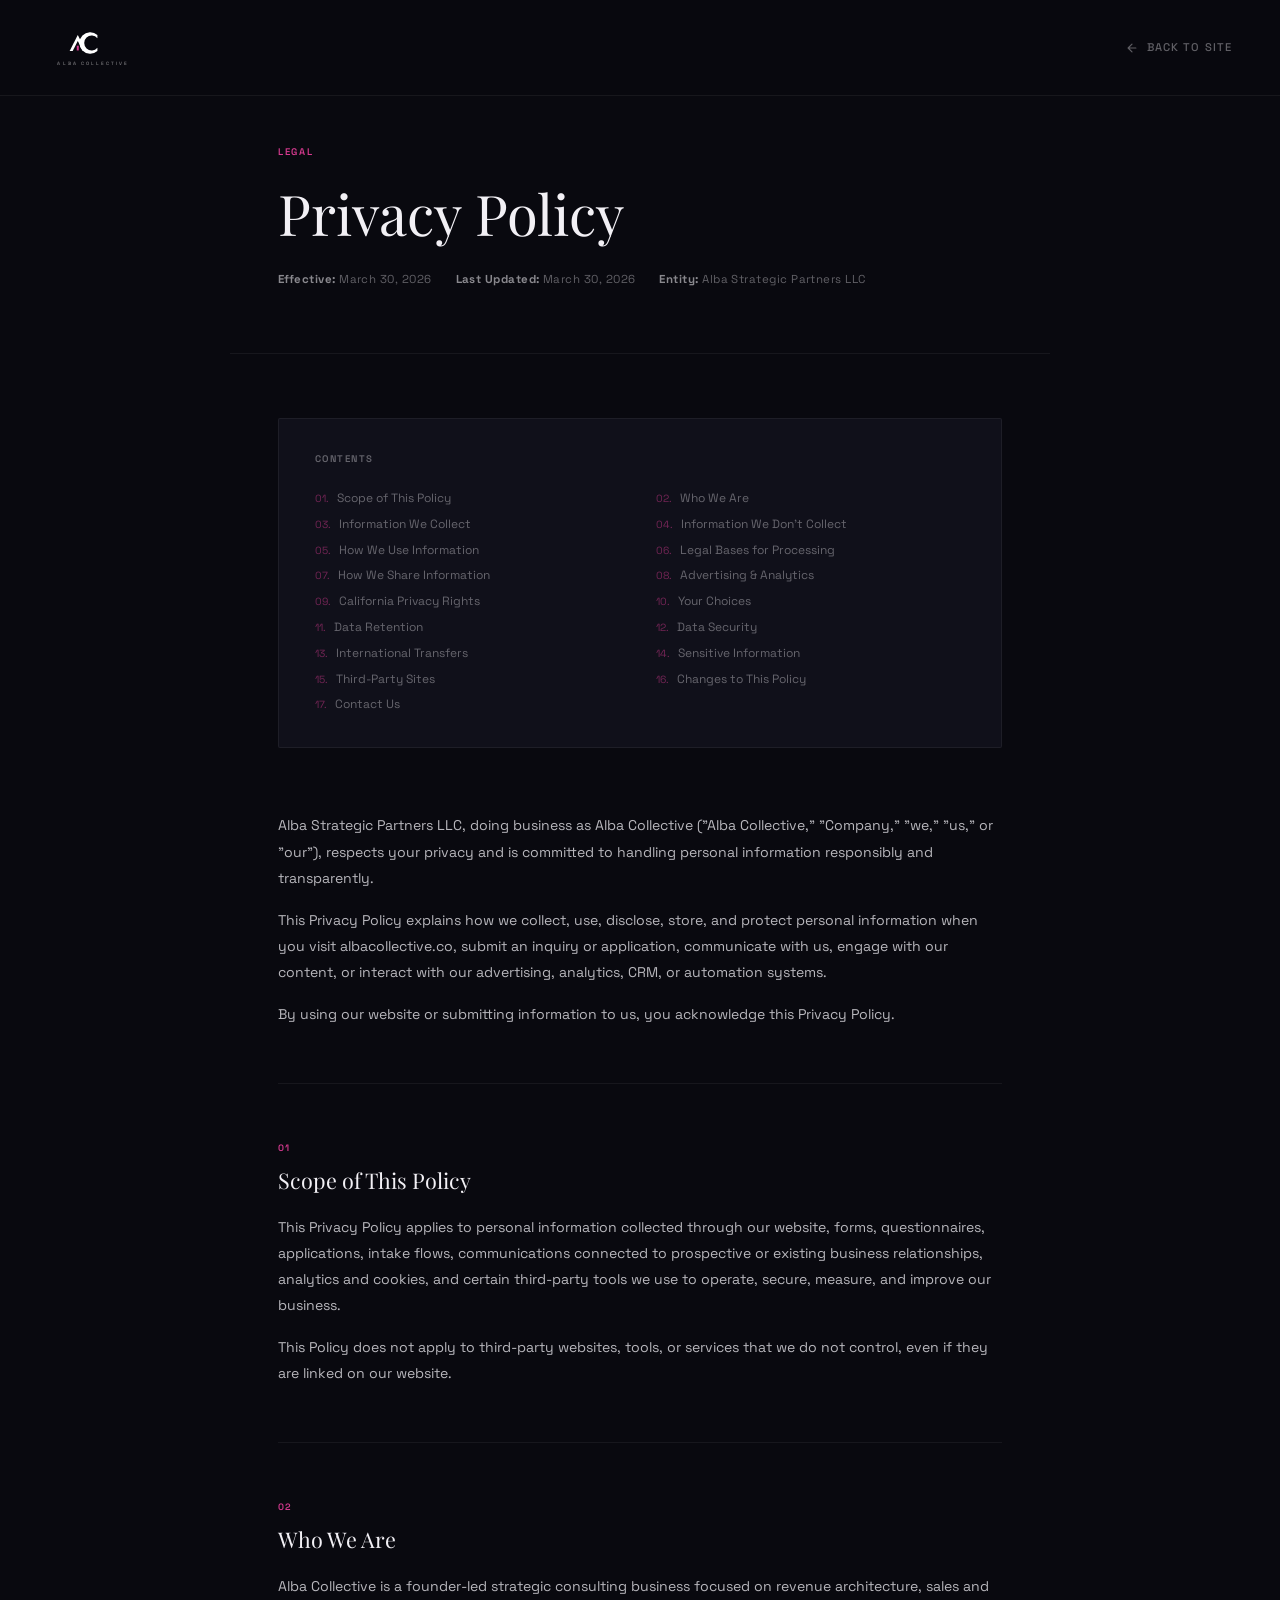
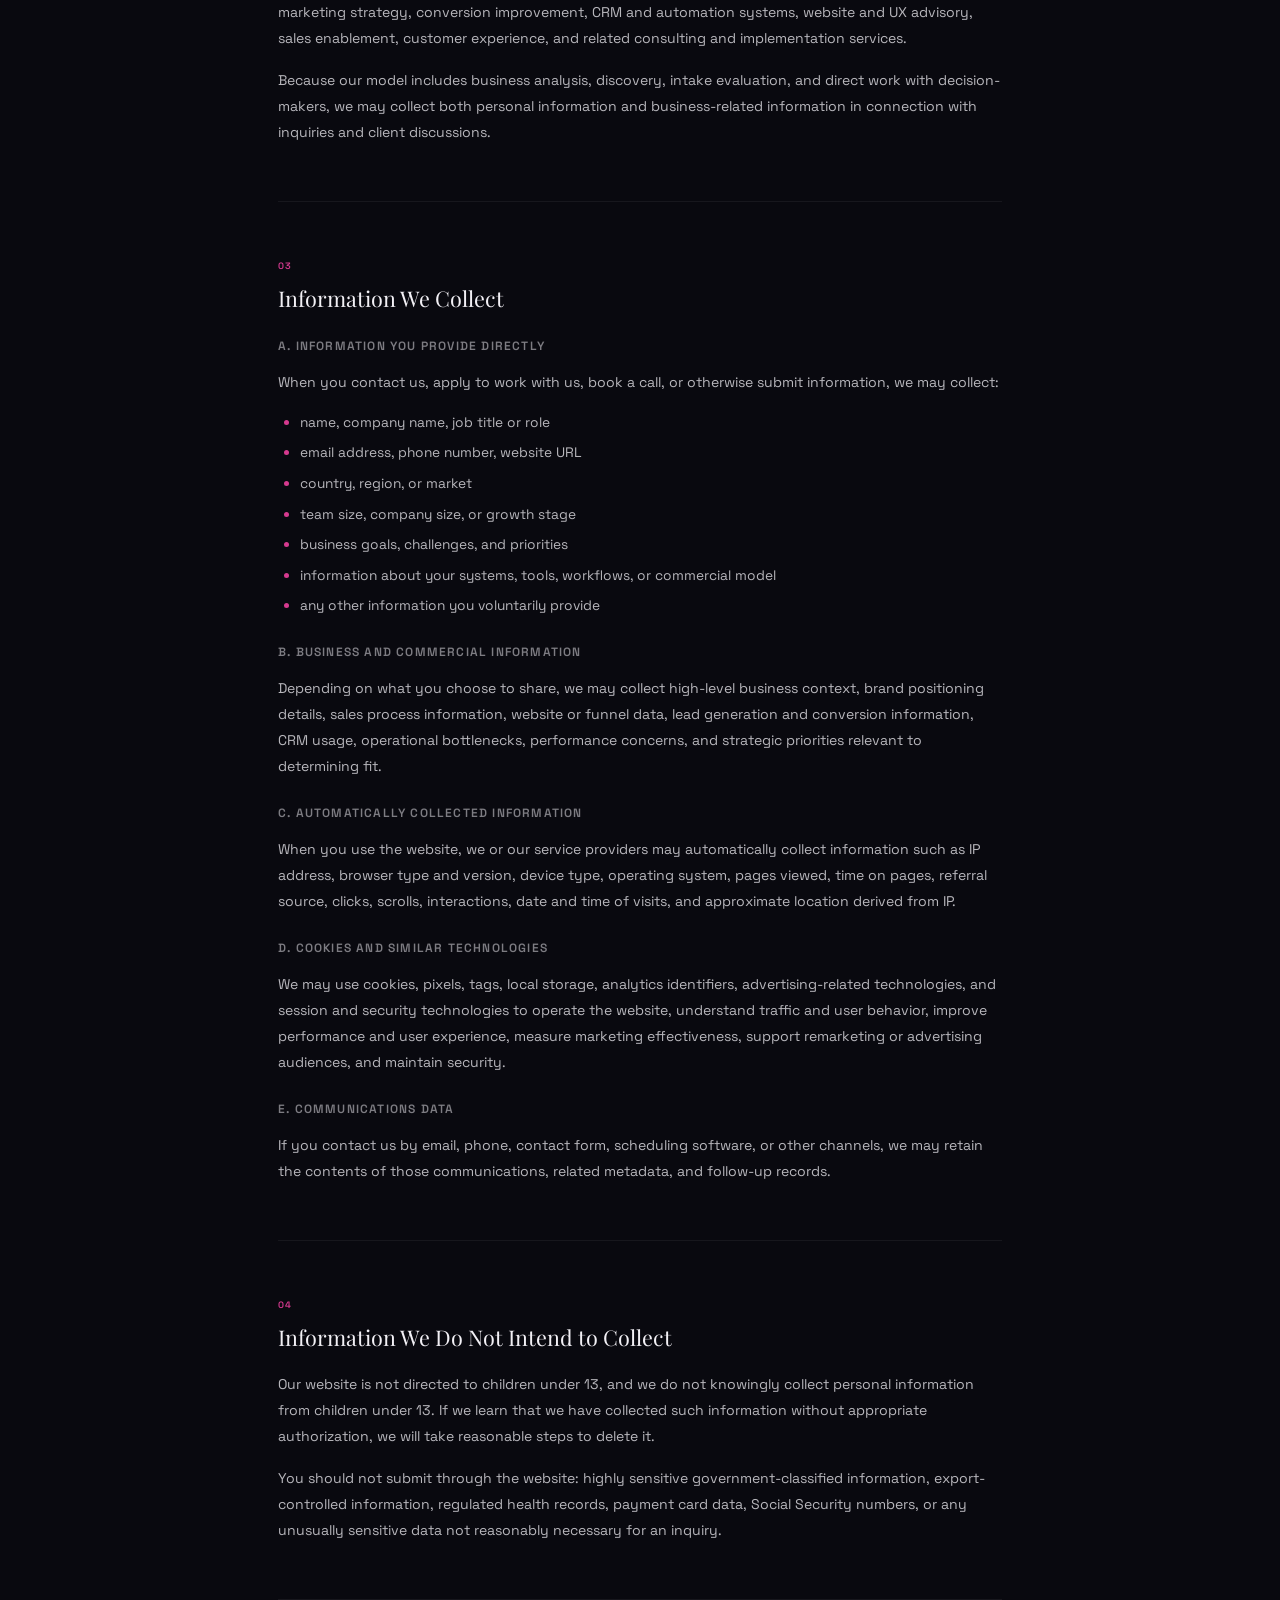
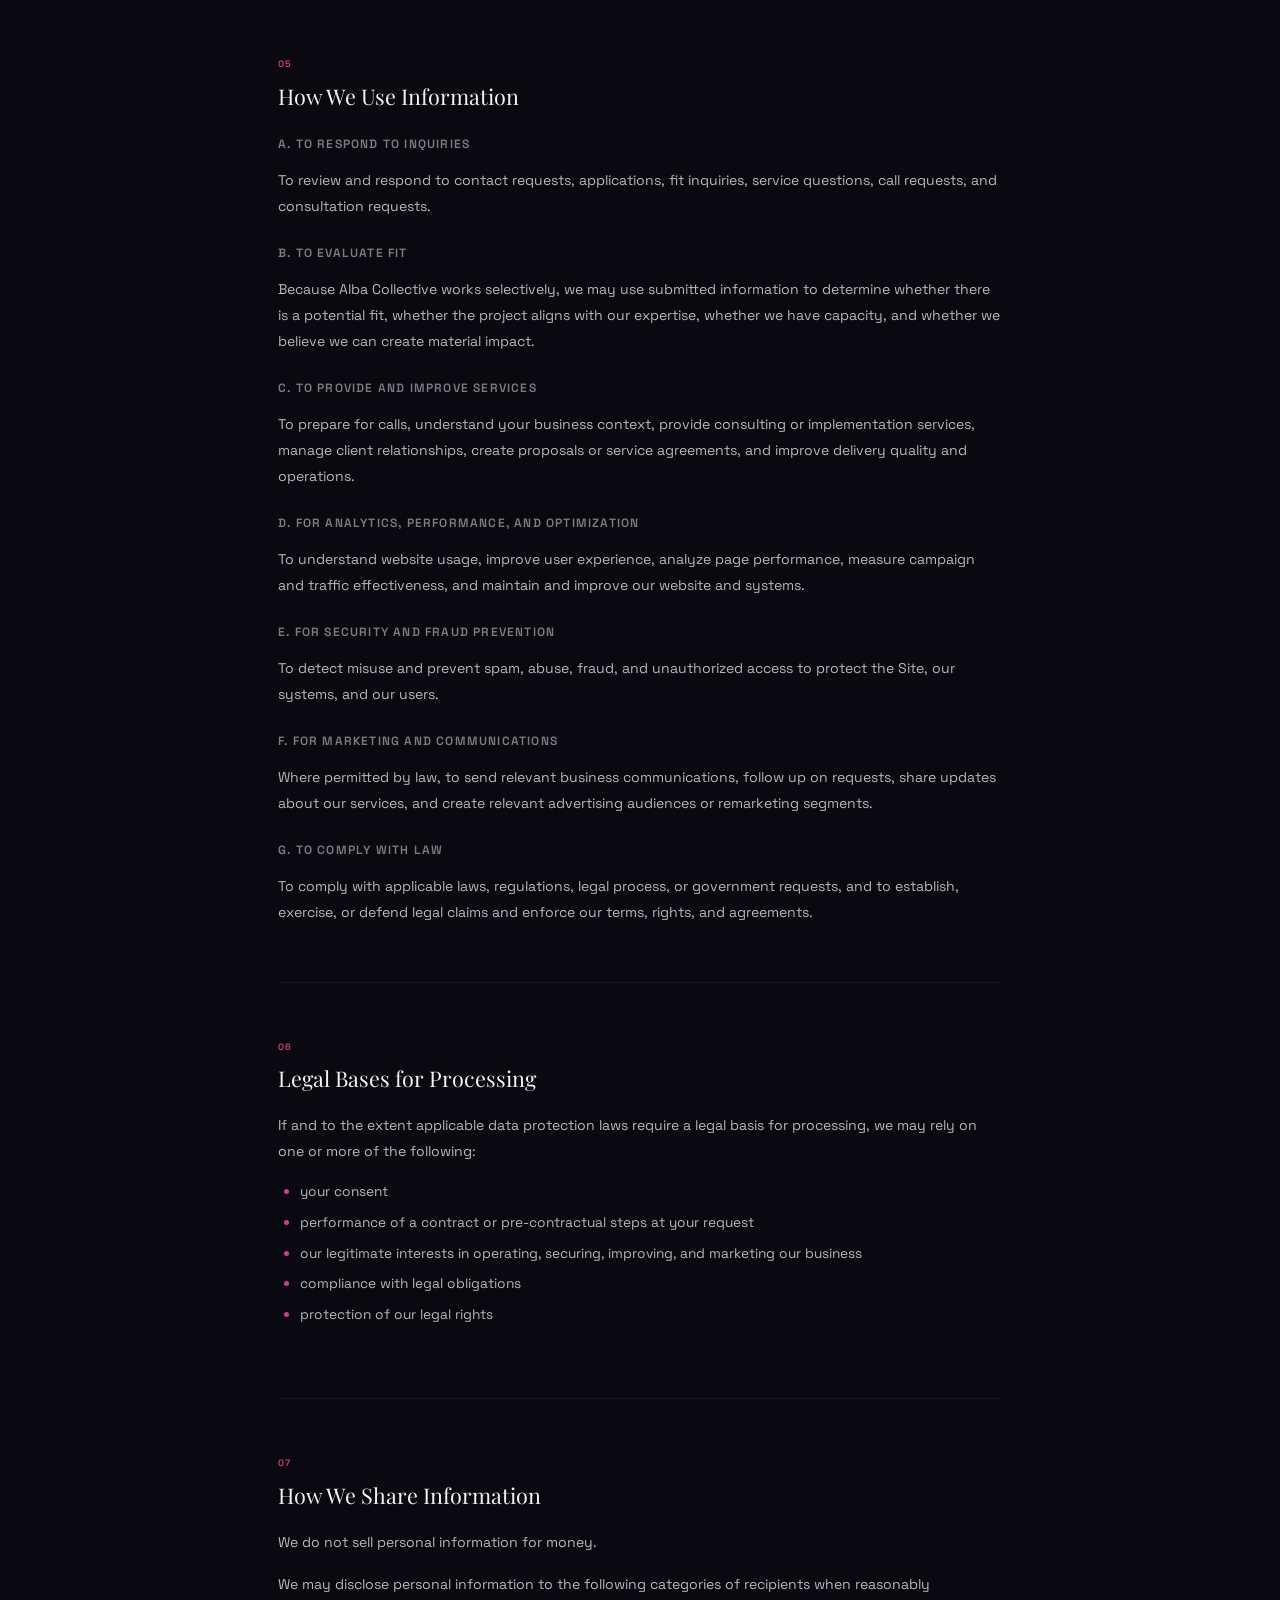
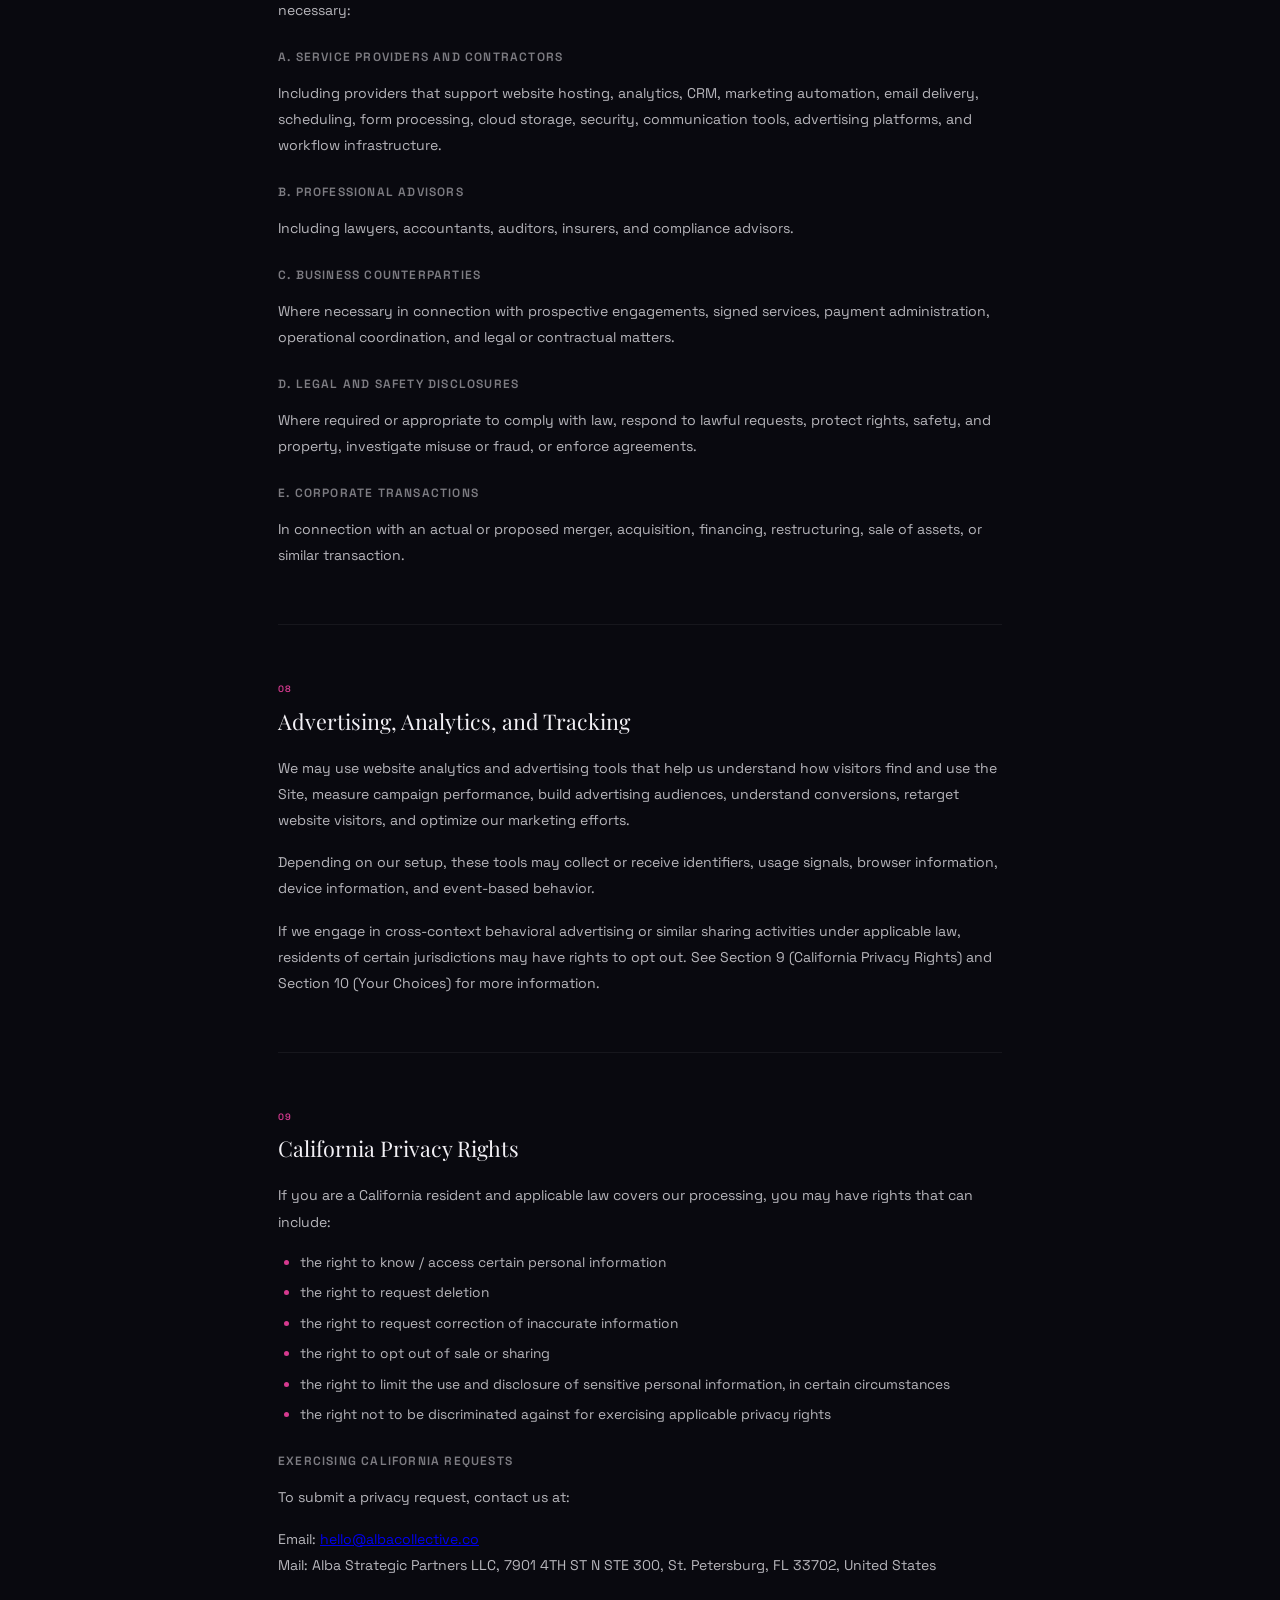
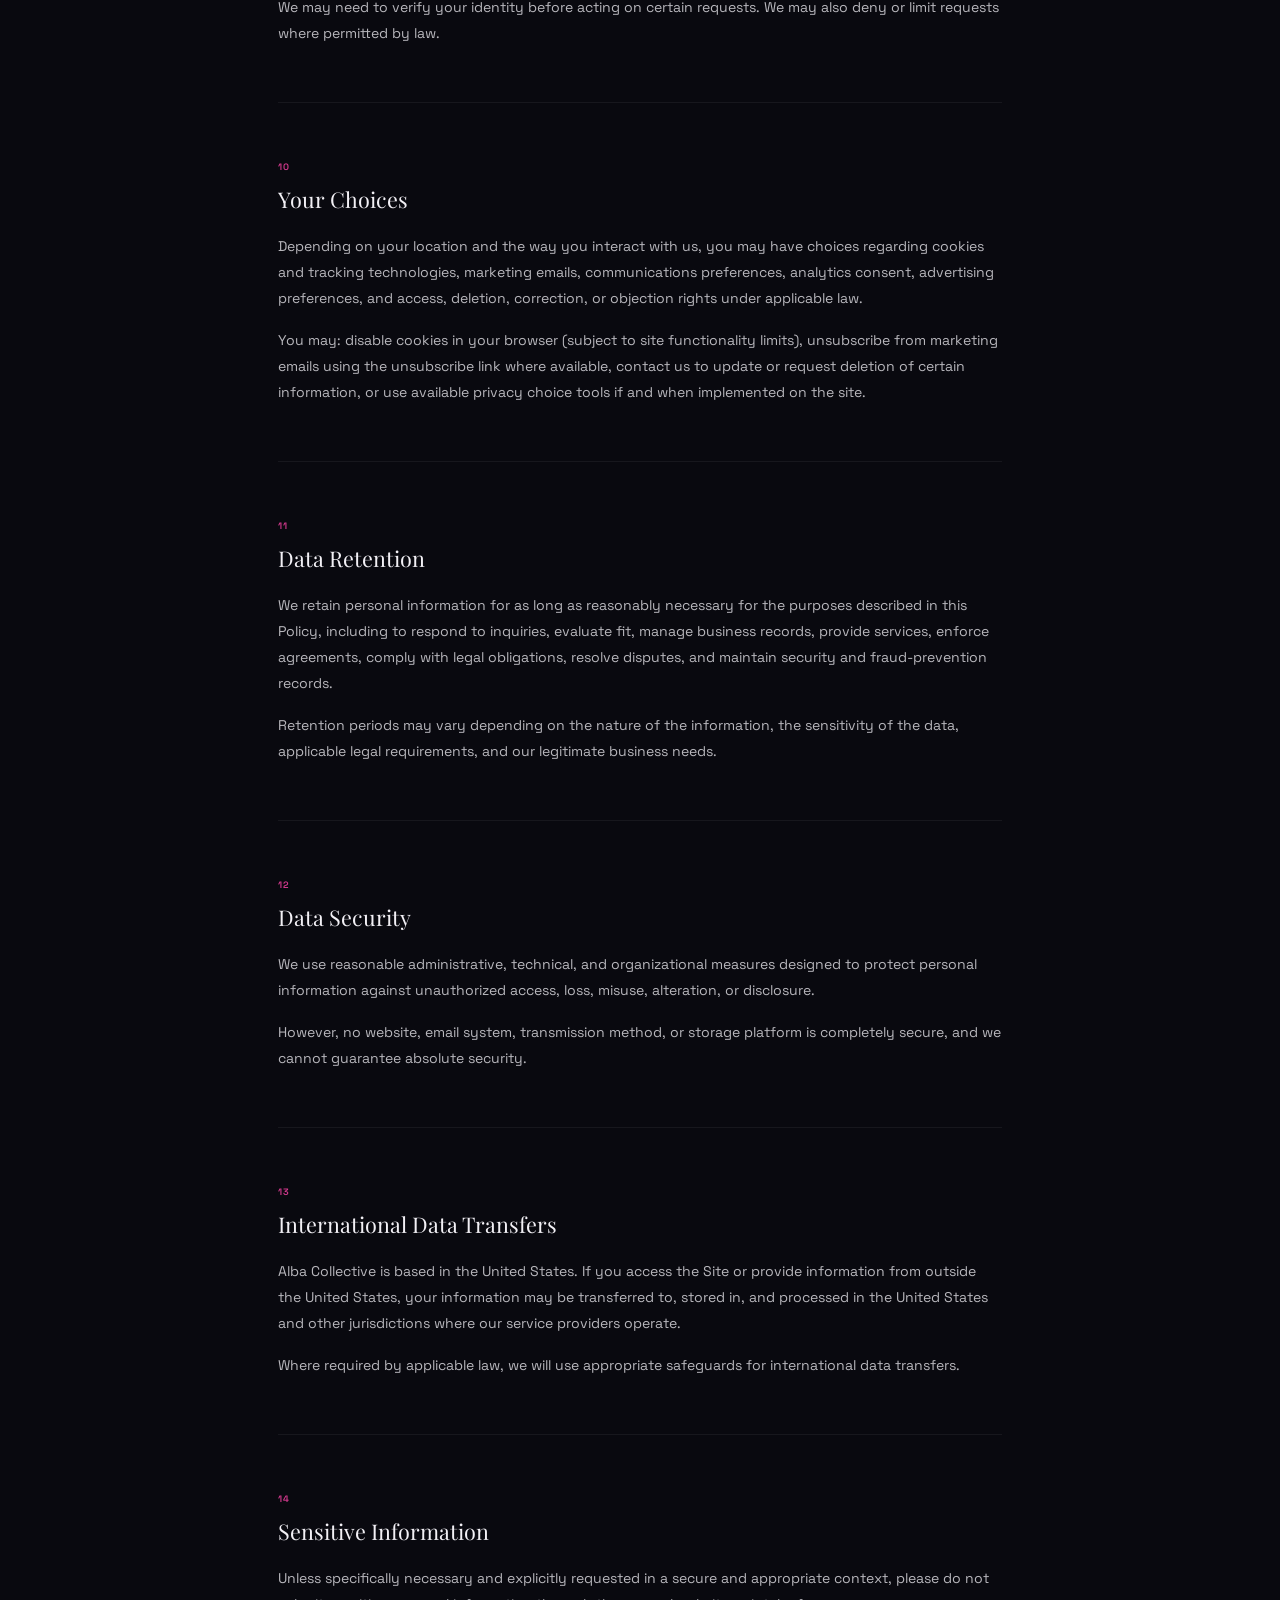
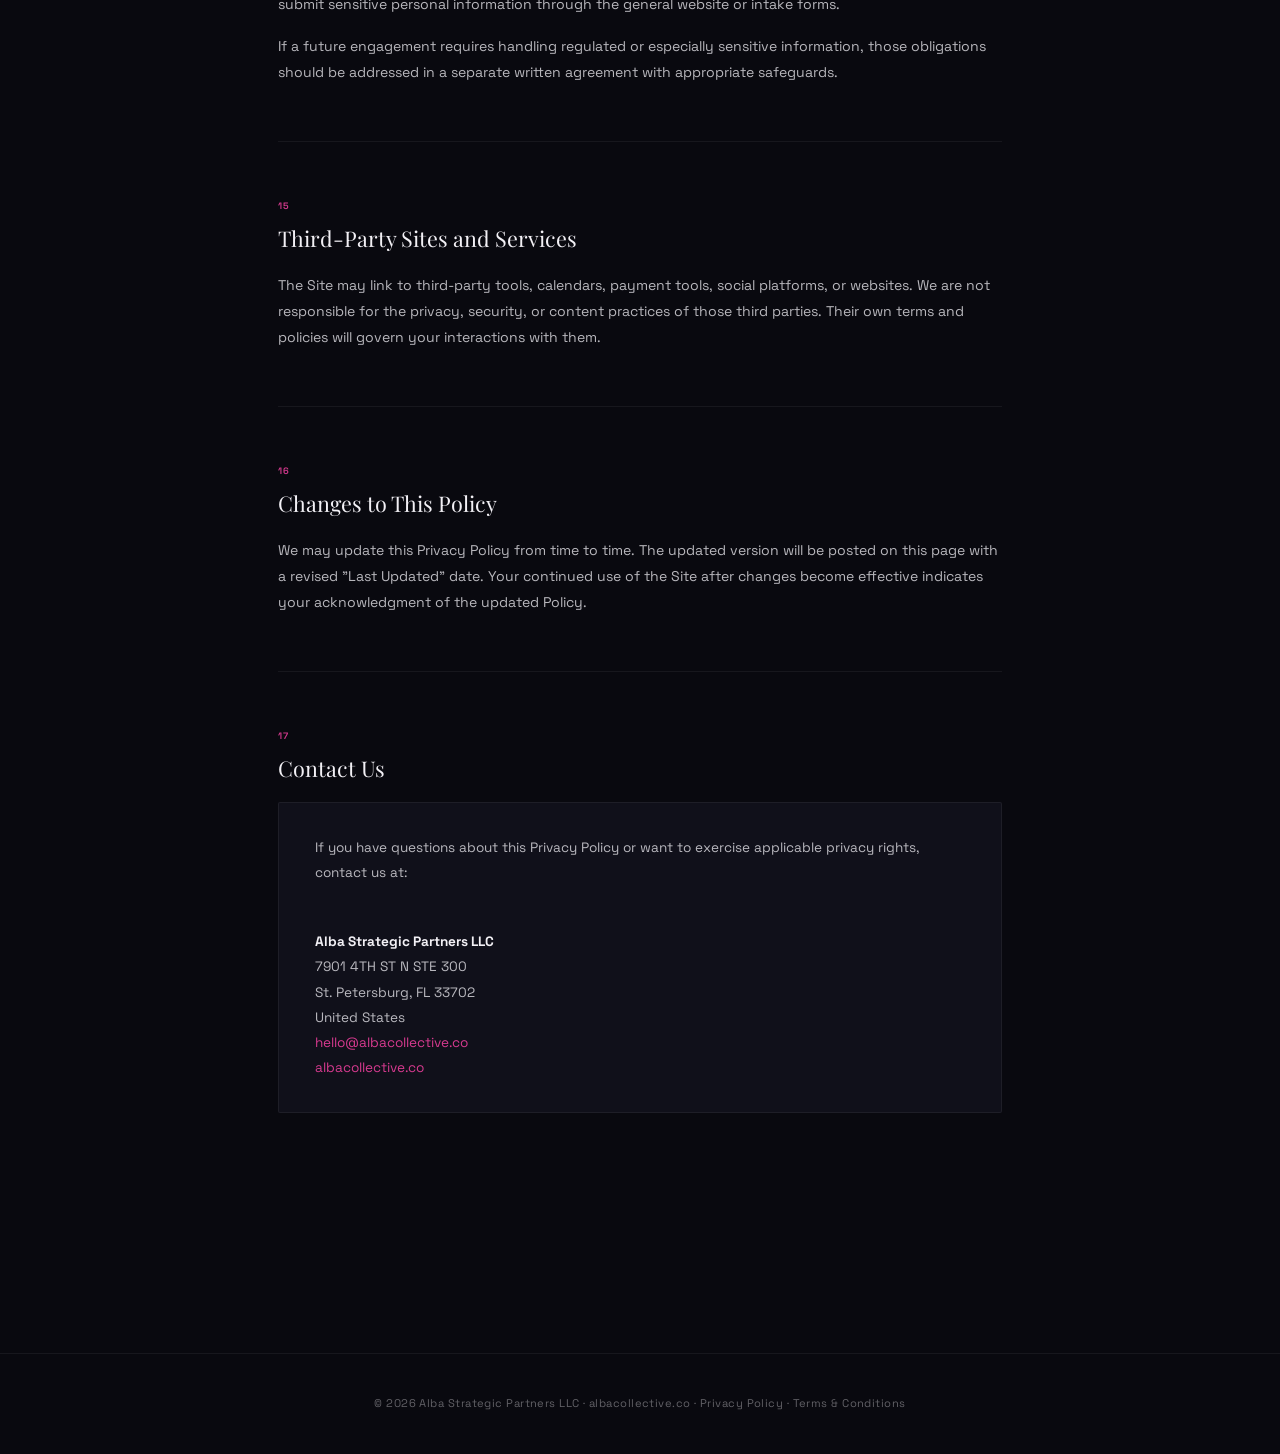
<file: privacy.html>
<!DOCTYPE html>
<html lang="en">
<head>
  <meta charset="UTF-8" />
  <meta name="viewport" content="width=device-width, initial-scale=1.0" />
  <title>Privacy Policy — Alba Collective</title>
  <meta name="description" content="Privacy Policy for albacollective.co — how Alba Strategic Partners LLC collects, uses, and protects your information." />
  <meta name="robots" content="noindex, follow" />
  <link rel="canonical" href="https://albacollective.co/privacy.html" />
  <link rel="icon" type="image/x-icon" href="/favicon.ico" />
  <link rel="icon" type="image/png" sizes="32x32" href="/favicon-32.png" />
  <link rel="apple-touch-icon" sizes="180x180" href="/apple-touch-icon.png" />
  <link rel="preconnect" href="https://fonts.googleapis.com" />
  <link rel="preconnect" href="https://fonts.gstatic.com" crossorigin />
  <link href="https://fonts.googleapis.com/css2?family=Playfair+Display:ital,wght@0,400;0,500;1,400&family=Space+Grotesk:wght@300;400;500;600&display=swap" rel="stylesheet" />
  <style>
    *, *::before, *::after { box-sizing: border-box; margin: 0; padding: 0; }
    :root {
      --bg: #09090f;
      --surface: #10101a;
      --border: rgba(255,255,255,0.06);
      --pink: #D63A8F;
      --ash: rgba(242,240,245,0.75);
      --muted: rgba(242,240,245,0.38);
      --sans: 'Space Grotesk', sans-serif;
      --serif: 'Playfair Display', Georgia, serif;
    }
    html { scroll-behavior: smooth; }
    body {
      background: var(--bg);
      color: var(--ash);
      font-family: var(--sans);
      font-size: 16px;
      line-height: 1.75;
      -webkit-font-smoothing: antialiased;
    }
    .nav {
      position: fixed; top: 0; left: 0; right: 0; z-index: 100;
      display: flex; align-items: center; justify-content: space-between;
      padding: 1.25rem 3rem;
      background: rgba(9,9,15,0.85);
      backdrop-filter: blur(16px);
      border-bottom: 1px solid var(--border);
    }
    .nav__logo { text-decoration: none; }
    .nav__back {
      font-size: 0.7rem; font-weight: 500; letter-spacing: 0.1em;
      text-transform: uppercase; color: var(--muted);
      text-decoration: none; display: flex; align-items: center; gap: 0.5rem;
      transition: color 0.2s;
    }
    .nav__back:hover { color: var(--ash); }
    .nav__back:hover svg { transform: translateX(-3px); }
    .nav__back svg { transition: transform 0.2s; }
    .terms-hero {
      padding: 9rem 3rem 4rem;
      max-width: 820px; margin: 0 auto;
      border-bottom: 1px solid var(--border);
    }
    .terms-hero__label {
      font-size: 0.6rem; font-weight: 600; letter-spacing: 0.18em;
      text-transform: uppercase; color: var(--pink);
      margin-bottom: 1.25rem; display: block;
    }
    .terms-hero__title {
      font-family: var(--serif);
      font-size: clamp(2rem, 5vw, 3.5rem);
      font-weight: 400; color: #f2f0f5;
      line-height: 1.15; margin-bottom: 1.5rem;
    }
    .terms-hero__meta {
      display: flex; flex-wrap: wrap; gap: 1.5rem;
      font-size: 0.72rem; color: var(--muted); letter-spacing: 0.04em;
    }
    .terms-hero__meta strong { color: rgba(242,240,245,0.55); }
    .terms-body {
      max-width: 820px; margin: 0 auto;
      padding: 4rem 3rem 8rem;
    }
    .terms-toc {
      background: var(--surface);
      border: 1px solid var(--border);
      border-radius: 2px;
      padding: 2rem 2.25rem;
      margin-bottom: 4rem;
    }
    .terms-toc__title {
      font-size: 0.6rem; font-weight: 600; letter-spacing: 0.15em;
      text-transform: uppercase; color: var(--muted); margin-bottom: 1.25rem;
    }
    .terms-toc ol {
      list-style: none; counter-reset: toc;
      display: grid; grid-template-columns: 1fr 1fr; gap: 0.3rem 2rem;
    }
    .terms-toc li { counter-increment: toc; }
    .terms-toc a {
      font-size: 0.75rem; color: var(--muted);
      text-decoration: none; transition: color 0.15s;
      display: flex; gap: 0.5rem; align-items: baseline;
    }
    .terms-toc a::before {
      content: counter(toc, decimal-leading-zero) ".";
      color: rgba(214,58,143,0.5); font-size: 0.65rem; flex-shrink: 0;
    }
    .terms-toc a:hover { color: var(--ash); }
    .terms-section {
      margin-bottom: 3.5rem;
      padding-bottom: 3.5rem;
      border-bottom: 1px solid var(--border);
    }
    .terms-section:last-child { border-bottom: none; }
    .terms-section__num {
      font-size: 0.58rem; font-weight: 600; letter-spacing: 0.15em;
      text-transform: uppercase; color: var(--pink);
      margin-bottom: 0.6rem; display: block;
    }
    .terms-section h2 {
      font-family: var(--serif);
      font-size: 1.35rem; font-weight: 400;
      color: #f2f0f5; margin-bottom: 1.25rem; line-height: 1.3;
    }
    .terms-section h3 {
      font-size: 0.75rem; font-weight: 600; letter-spacing: 0.1em;
      text-transform: uppercase; color: rgba(242,240,245,0.5);
      margin: 1.5rem 0 0.75rem;
    }
    .terms-section p {
      font-size: 0.88rem; color: var(--ash);
      margin-bottom: 1rem; line-height: 1.85;
    }
    .terms-section p:last-child { margin-bottom: 0; }
    .terms-section ul, .terms-section ol {
      padding-left: 1.4rem; margin: 0.75rem 0 1rem;
    }
    .terms-section li {
      font-size: 0.86rem; color: var(--ash);
      margin-bottom: 0.45rem; line-height: 1.7;
    }
    .terms-section ul li::marker { color: var(--pink); }
    .terms-contact {
      background: var(--surface);
      border: 1px solid var(--border);
      border-radius: 2px; padding: 2rem 2.25rem;
    }
    .terms-contact p { font-size: 0.85rem; }
    .terms-contact a { color: var(--pink); text-decoration: none; }
    .terms-contact a:hover { text-decoration: underline; }
    .terms-footer {
      text-align: center; padding: 2.5rem 3rem;
      border-top: 1px solid var(--border);
      font-size: 0.7rem; color: var(--muted); letter-spacing: 0.04em;
    }
    .terms-footer a { color: var(--muted); text-decoration: none; }
    .terms-footer a:hover { color: var(--ash); }
    @media (max-width: 640px) {
      .nav { padding: 1.25rem 1.5rem; }
      .terms-hero { padding: 8rem 1.5rem 3rem; }
      .terms-body { padding: 3rem 1.5rem 5rem; }
      .terms-toc ol { grid-template-columns: 1fr; }
    }
  </style>
</head>
<body>

  <nav class="nav">
    <a href="/" class="nav__logo" aria-label="Alba Collective">
      <svg viewBox="0 0 133 68" fill="none" xmlns="http://www.w3.org/2000/svg" width="90" height="46">
        <polygon points="32,46 44,22 56,46" fill="white"/>
        <polygon points="36.5,46 44,31 51.5,46" fill="#09090f"/>
        <rect x="42.5" y="38" width="3" height="7" fill="#D63A8F"/>
        <path d="M73,22 A16,16 0 1,0 73,46 L73,41 A11,11 0 1,1 73,27 Z" fill="white"/>
        <text x="14" y="66" font-family="'Space Grotesk', sans-serif" font-size="7" font-weight="600" letter-spacing="3" fill="rgba(242,240,245,0.45)">ALBA COLLECTIVE</text>
      </svg>
    </a>
    <a href="/" class="nav__back">
      <svg width="14" height="14" viewBox="0 0 18 18" fill="none"><path d="M14 9H4M9 4L4 9l5 5" stroke="currentColor" stroke-width="1.5" stroke-linecap="round" stroke-linejoin="round"/></svg>
      Back to Site
    </a>
  </nav>

  <div class="terms-hero">
    <span class="terms-hero__label">Legal</span>
    <h1 class="terms-hero__title">Privacy Policy</h1>
    <div class="terms-hero__meta">
      <span><strong>Effective:</strong> March 30, 2026</span>
      <span><strong>Last Updated:</strong> March 30, 2026</span>
      <span><strong>Entity:</strong> Alba Strategic Partners LLC</span>
    </div>
  </div>

  <div class="terms-body">

    <nav class="terms-toc" aria-label="Table of contents">
      <p class="terms-toc__title">Contents</p>
      <ol>
        <li><a href="#p1">Scope of This Policy</a></li>
        <li><a href="#p2">Who We Are</a></li>
        <li><a href="#p3">Information We Collect</a></li>
        <li><a href="#p4">Information We Don't Collect</a></li>
        <li><a href="#p5">How We Use Information</a></li>
        <li><a href="#p6">Legal Bases for Processing</a></li>
        <li><a href="#p7">How We Share Information</a></li>
        <li><a href="#p8">Advertising &amp; Analytics</a></li>
        <li><a href="#p9">California Privacy Rights</a></li>
        <li><a href="#p10">Your Choices</a></li>
        <li><a href="#p11">Data Retention</a></li>
        <li><a href="#p12">Data Security</a></li>
        <li><a href="#p13">International Transfers</a></li>
        <li><a href="#p14">Sensitive Information</a></li>
        <li><a href="#p15">Third-Party Sites</a></li>
        <li><a href="#p16">Changes to This Policy</a></li>
        <li><a href="#p17">Contact Us</a></li>
      </ol>
    </nav>

    <div class="terms-section">
      <p>Alba Strategic Partners LLC, doing business as Alba Collective ("Alba Collective," "Company," "we," "us," or "our"), respects your privacy and is committed to handling personal information responsibly and transparently.</p>
      <p>This Privacy Policy explains how we collect, use, disclose, store, and protect personal information when you visit albacollective.co, submit an inquiry or application, communicate with us, engage with our content, or interact with our advertising, analytics, CRM, or automation systems.</p>
      <p>By using our website or submitting information to us, you acknowledge this Privacy Policy.</p>
    </div>

    <div class="terms-section" id="p1">
      <span class="terms-section__num">01</span>
      <h2>Scope of This Policy</h2>
      <p>This Privacy Policy applies to personal information collected through our website, forms, questionnaires, applications, intake flows, communications connected to prospective or existing business relationships, analytics and cookies, and certain third-party tools we use to operate, secure, measure, and improve our business.</p>
      <p>This Policy does not apply to third-party websites, tools, or services that we do not control, even if they are linked on our website.</p>
    </div>

    <div class="terms-section" id="p2">
      <span class="terms-section__num">02</span>
      <h2>Who We Are</h2>
      <p>Alba Collective is a founder-led strategic consulting business focused on revenue architecture, sales and marketing strategy, conversion improvement, CRM and automation systems, website and UX advisory, sales enablement, customer experience, and related consulting and implementation services.</p>
      <p>Because our model includes business analysis, discovery, intake evaluation, and direct work with decision-makers, we may collect both personal information and business-related information in connection with inquiries and client discussions.</p>
    </div>

    <div class="terms-section" id="p3">
      <span class="terms-section__num">03</span>
      <h2>Information We Collect</h2>

      <h3>A. Information You Provide Directly</h3>
      <p>When you contact us, apply to work with us, book a call, or otherwise submit information, we may collect:</p>
      <ul>
        <li>name, company name, job title or role</li>
        <li>email address, phone number, website URL</li>
        <li>country, region, or market</li>
        <li>team size, company size, or growth stage</li>
        <li>business goals, challenges, and priorities</li>
        <li>information about your systems, tools, workflows, or commercial model</li>
        <li>any other information you voluntarily provide</li>
      </ul>

      <h3>B. Business and Commercial Information</h3>
      <p>Depending on what you choose to share, we may collect high-level business context, brand positioning details, sales process information, website or funnel data, lead generation and conversion information, CRM usage, operational bottlenecks, performance concerns, and strategic priorities relevant to determining fit.</p>

      <h3>C. Automatically Collected Information</h3>
      <p>When you use the website, we or our service providers may automatically collect information such as IP address, browser type and version, device type, operating system, pages viewed, time on pages, referral source, clicks, scrolls, interactions, date and time of visits, and approximate location derived from IP.</p>

      <h3>D. Cookies and Similar Technologies</h3>
      <p>We may use cookies, pixels, tags, local storage, analytics identifiers, advertising-related technologies, and session and security technologies to operate the website, understand traffic and user behavior, improve performance and user experience, measure marketing effectiveness, support remarketing or advertising audiences, and maintain security.</p>

      <h3>E. Communications Data</h3>
      <p>If you contact us by email, phone, contact form, scheduling software, or other channels, we may retain the contents of those communications, related metadata, and follow-up records.</p>
    </div>

    <div class="terms-section" id="p4">
      <span class="terms-section__num">04</span>
      <h2>Information We Do Not Intend to Collect</h2>
      <p>Our website is not directed to children under 13, and we do not knowingly collect personal information from children under 13. If we learn that we have collected such information without appropriate authorization, we will take reasonable steps to delete it.</p>
      <p>You should not submit through the website: highly sensitive government-classified information, export-controlled information, regulated health records, payment card data, Social Security numbers, or any unusually sensitive data not reasonably necessary for an inquiry.</p>
    </div>

    <div class="terms-section" id="p5">
      <span class="terms-section__num">05</span>
      <h2>How We Use Information</h2>
      <h3>A. To Respond to Inquiries</h3>
      <p>To review and respond to contact requests, applications, fit inquiries, service questions, call requests, and consultation requests.</p>
      <h3>B. To Evaluate Fit</h3>
      <p>Because Alba Collective works selectively, we may use submitted information to determine whether there is a potential fit, whether the project aligns with our expertise, whether we have capacity, and whether we believe we can create material impact.</p>
      <h3>C. To Provide and Improve Services</h3>
      <p>To prepare for calls, understand your business context, provide consulting or implementation services, manage client relationships, create proposals or service agreements, and improve delivery quality and operations.</p>
      <h3>D. For Analytics, Performance, and Optimization</h3>
      <p>To understand website usage, improve user experience, analyze page performance, measure campaign and traffic effectiveness, and maintain and improve our website and systems.</p>
      <h3>E. For Security and Fraud Prevention</h3>
      <p>To detect misuse and prevent spam, abuse, fraud, and unauthorized access to protect the Site, our systems, and our users.</p>
      <h3>F. For Marketing and Communications</h3>
      <p>Where permitted by law, to send relevant business communications, follow up on requests, share updates about our services, and create relevant advertising audiences or remarketing segments.</p>
      <h3>G. To Comply with Law</h3>
      <p>To comply with applicable laws, regulations, legal process, or government requests, and to establish, exercise, or defend legal claims and enforce our terms, rights, and agreements.</p>
    </div>

    <div class="terms-section" id="p6">
      <span class="terms-section__num">06</span>
      <h2>Legal Bases for Processing</h2>
      <p>If and to the extent applicable data protection laws require a legal basis for processing, we may rely on one or more of the following:</p>
      <ul>
        <li>your consent</li>
        <li>performance of a contract or pre-contractual steps at your request</li>
        <li>our legitimate interests in operating, securing, improving, and marketing our business</li>
        <li>compliance with legal obligations</li>
        <li>protection of our legal rights</li>
      </ul>
    </div>

    <div class="terms-section" id="p7">
      <span class="terms-section__num">07</span>
      <h2>How We Share Information</h2>
      <p>We do not sell personal information for money.</p>
      <p>We may disclose personal information to the following categories of recipients when reasonably necessary:</p>
      <h3>A. Service Providers and Contractors</h3>
      <p>Including providers that support website hosting, analytics, CRM, marketing automation, email delivery, scheduling, form processing, cloud storage, security, communication tools, advertising platforms, and workflow infrastructure.</p>
      <h3>B. Professional Advisors</h3>
      <p>Including lawyers, accountants, auditors, insurers, and compliance advisors.</p>
      <h3>C. Business Counterparties</h3>
      <p>Where necessary in connection with prospective engagements, signed services, payment administration, operational coordination, and legal or contractual matters.</p>
      <h3>D. Legal and Safety Disclosures</h3>
      <p>Where required or appropriate to comply with law, respond to lawful requests, protect rights, safety, and property, investigate misuse or fraud, or enforce agreements.</p>
      <h3>E. Corporate Transactions</h3>
      <p>In connection with an actual or proposed merger, acquisition, financing, restructuring, sale of assets, or similar transaction.</p>
    </div>

    <div class="terms-section" id="p8">
      <span class="terms-section__num">08</span>
      <h2>Advertising, Analytics, and Tracking</h2>
      <p>We may use website analytics and advertising tools that help us understand how visitors find and use the Site, measure campaign performance, build advertising audiences, understand conversions, retarget website visitors, and optimize our marketing efforts.</p>
      <p>Depending on our setup, these tools may collect or receive identifiers, usage signals, browser information, device information, and event-based behavior.</p>
      <p>If we engage in cross-context behavioral advertising or similar sharing activities under applicable law, residents of certain jurisdictions may have rights to opt out. See Section 9 (California Privacy Rights) and Section 10 (Your Choices) for more information.</p>
    </div>

    <div class="terms-section" id="p9">
      <span class="terms-section__num">09</span>
      <h2>California Privacy Rights</h2>
      <p>If you are a California resident and applicable law covers our processing, you may have rights that can include:</p>
      <ul>
        <li>the right to know / access certain personal information</li>
        <li>the right to request deletion</li>
        <li>the right to request correction of inaccurate information</li>
        <li>the right to opt out of sale or sharing</li>
        <li>the right to limit the use and disclosure of sensitive personal information, in certain circumstances</li>
        <li>the right not to be discriminated against for exercising applicable privacy rights</li>
      </ul>
      <h3>Exercising California Requests</h3>
      <p>To submit a privacy request, contact us at:</p>
      <p>Email: <a href="mailto:hello@albacollective.co">hello@albacollective.co</a><br />
      Mail: Alba Strategic Partners LLC, 7901 4TH ST N STE 300, St. Petersburg, FL 33702, United States</p>
      <p>We may need to verify your identity before acting on certain requests. We may also deny or limit requests where permitted by law.</p>
    </div>

    <div class="terms-section" id="p10">
      <span class="terms-section__num">10</span>
      <h2>Your Choices</h2>
      <p>Depending on your location and the way you interact with us, you may have choices regarding cookies and tracking technologies, marketing emails, communications preferences, analytics consent, advertising preferences, and access, deletion, correction, or objection rights under applicable law.</p>
      <p>You may: disable cookies in your browser (subject to site functionality limits), unsubscribe from marketing emails using the unsubscribe link where available, contact us to update or request deletion of certain information, or use available privacy choice tools if and when implemented on the site.</p>
    </div>

    <div class="terms-section" id="p11">
      <span class="terms-section__num">11</span>
      <h2>Data Retention</h2>
      <p>We retain personal information for as long as reasonably necessary for the purposes described in this Policy, including to respond to inquiries, evaluate fit, manage business records, provide services, enforce agreements, comply with legal obligations, resolve disputes, and maintain security and fraud-prevention records.</p>
      <p>Retention periods may vary depending on the nature of the information, the sensitivity of the data, applicable legal requirements, and our legitimate business needs.</p>
    </div>

    <div class="terms-section" id="p12">
      <span class="terms-section__num">12</span>
      <h2>Data Security</h2>
      <p>We use reasonable administrative, technical, and organizational measures designed to protect personal information against unauthorized access, loss, misuse, alteration, or disclosure.</p>
      <p>However, no website, email system, transmission method, or storage platform is completely secure, and we cannot guarantee absolute security.</p>
    </div>

    <div class="terms-section" id="p13">
      <span class="terms-section__num">13</span>
      <h2>International Data Transfers</h2>
      <p>Alba Collective is based in the United States. If you access the Site or provide information from outside the United States, your information may be transferred to, stored in, and processed in the United States and other jurisdictions where our service providers operate.</p>
      <p>Where required by applicable law, we will use appropriate safeguards for international data transfers.</p>
    </div>

    <div class="terms-section" id="p14">
      <span class="terms-section__num">14</span>
      <h2>Sensitive Information</h2>
      <p>Unless specifically necessary and explicitly requested in a secure and appropriate context, please do not submit sensitive personal information through the general website or intake forms.</p>
      <p>If a future engagement requires handling regulated or especially sensitive information, those obligations should be addressed in a separate written agreement with appropriate safeguards.</p>
    </div>

    <div class="terms-section" id="p15">
      <span class="terms-section__num">15</span>
      <h2>Third-Party Sites and Services</h2>
      <p>The Site may link to third-party tools, calendars, payment tools, social platforms, or websites. We are not responsible for the privacy, security, or content practices of those third parties. Their own terms and policies will govern your interactions with them.</p>
    </div>

    <div class="terms-section" id="p16">
      <span class="terms-section__num">16</span>
      <h2>Changes to This Policy</h2>
      <p>We may update this Privacy Policy from time to time. The updated version will be posted on this page with a revised "Last Updated" date. Your continued use of the Site after changes become effective indicates your acknowledgment of the updated Policy.</p>
    </div>

    <div class="terms-section" id="p17">
      <span class="terms-section__num">17</span>
      <h2>Contact Us</h2>
      <div class="terms-contact">
        <p>If you have questions about this Privacy Policy or want to exercise applicable privacy rights, contact us at:</p>
        <br />
        <p><strong style="color:#f2f0f5;">Alba Strategic Partners LLC</strong><br />
        7901 4TH ST N STE 300<br />
        St. Petersburg, FL 33702<br />
        United States<br />
        <a href="mailto:hello@albacollective.co">hello@albacollective.co</a><br />
        <a href="https://albacollective.co">albacollective.co</a></p>
      </div>
    </div>

  </div>

  <footer class="terms-footer">
    <p>© 2026 Alba Strategic Partners LLC · <a href="/">albacollective.co</a> · <a href="/privacy">Privacy Policy</a> · <a href="/terms">Terms &amp; Conditions</a></p>
  </footer>

</body>
</html>
</file>
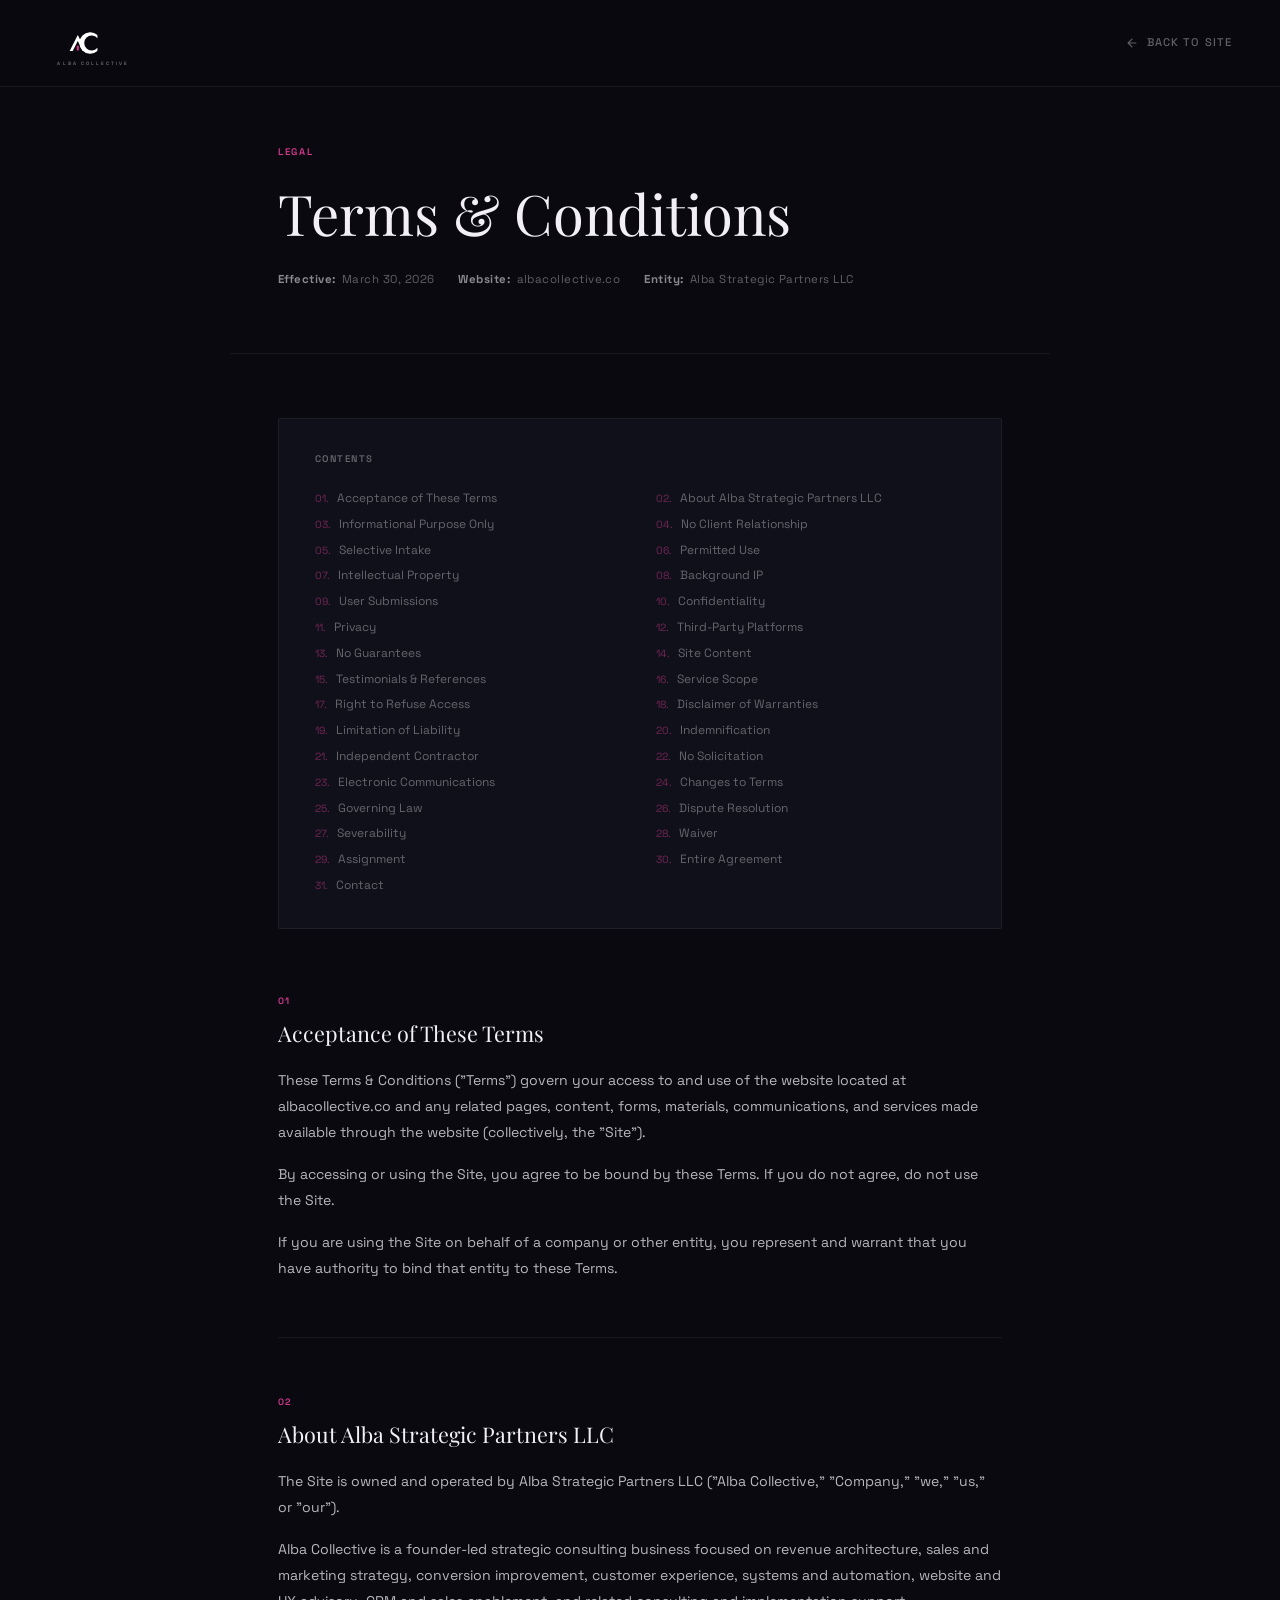
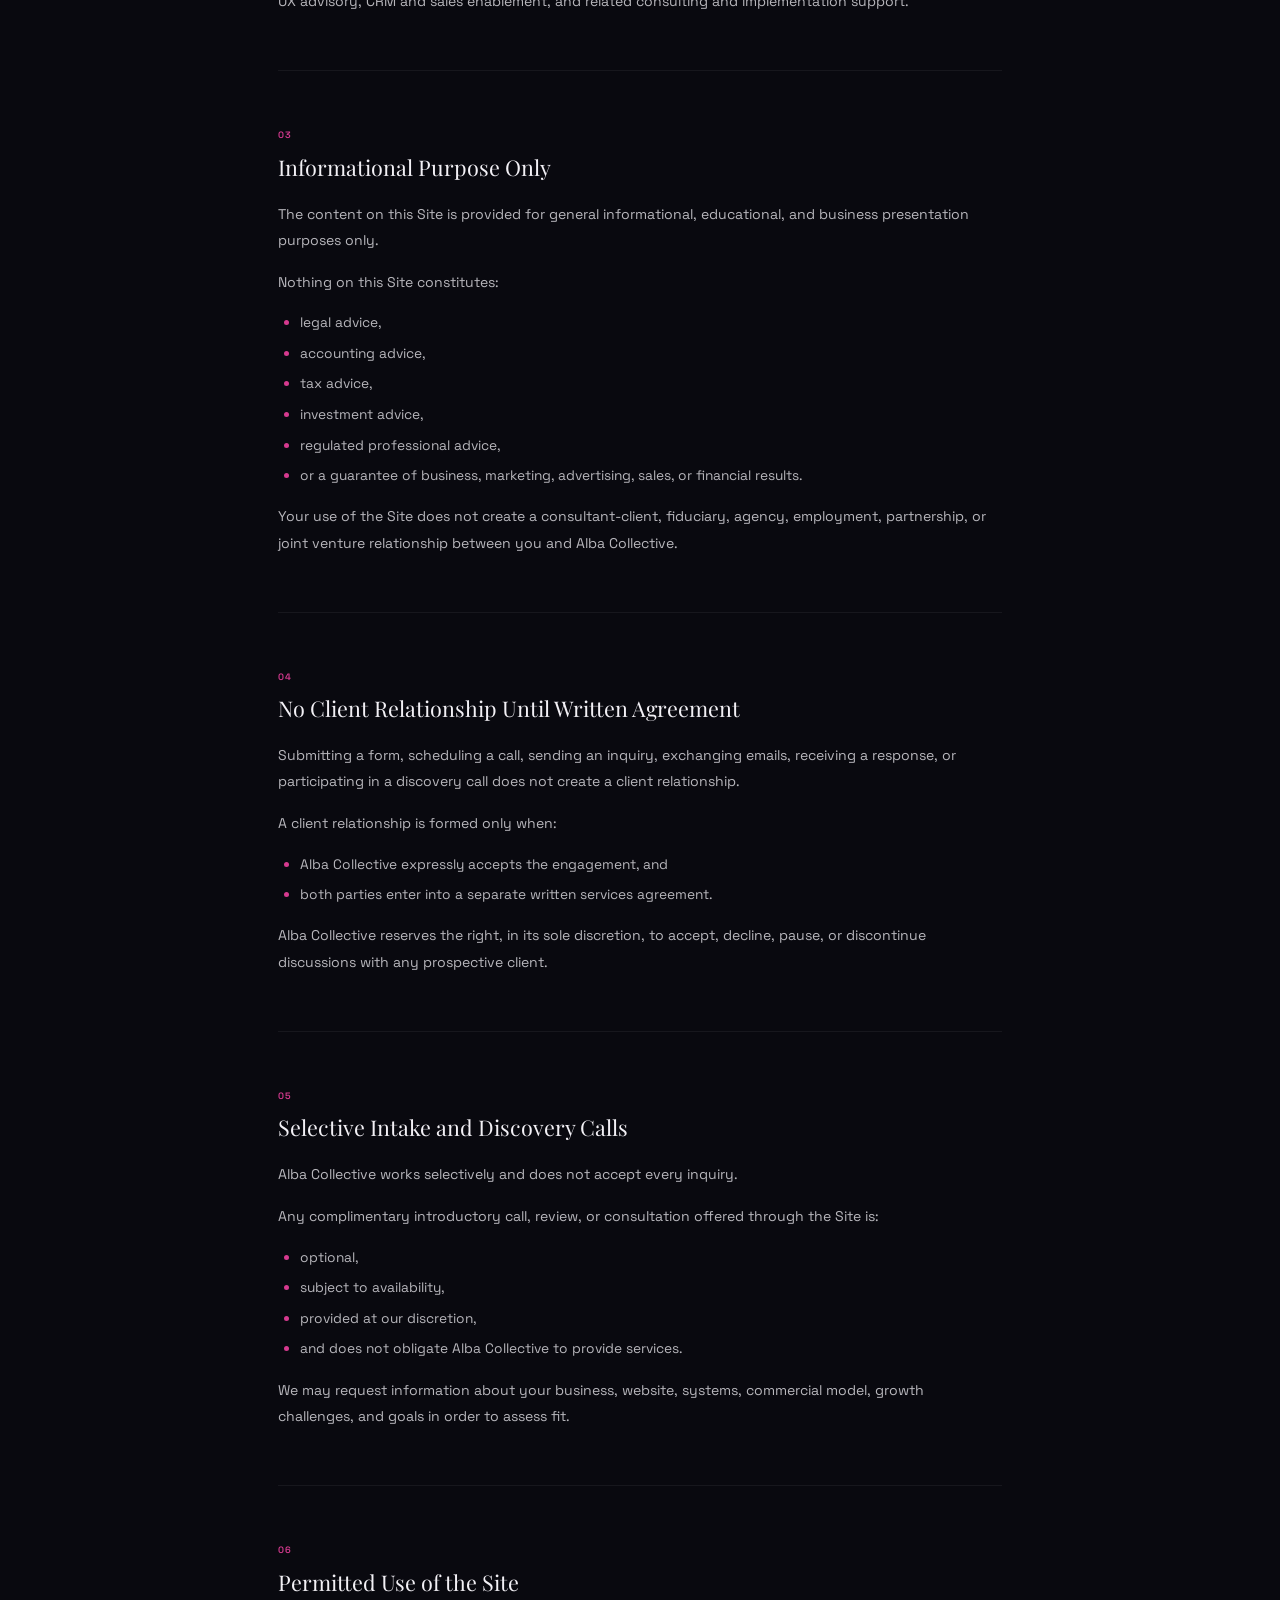
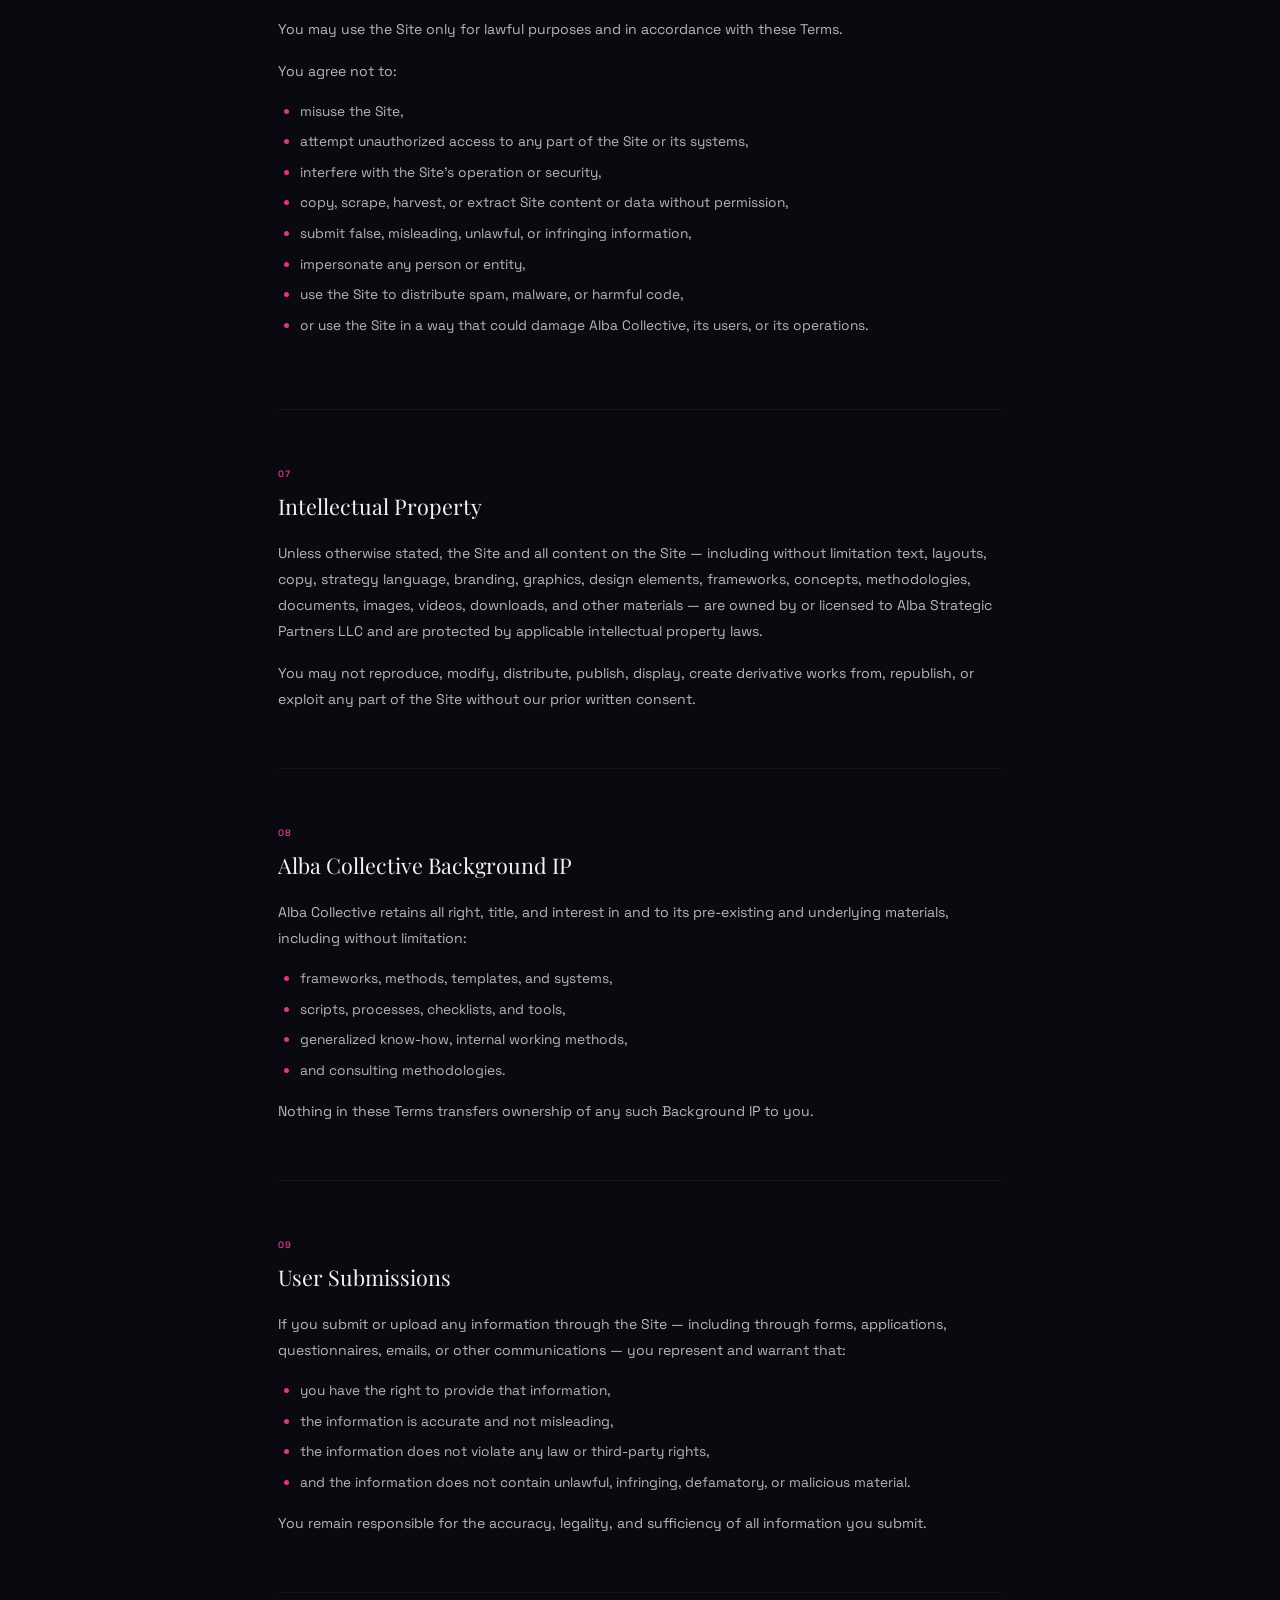
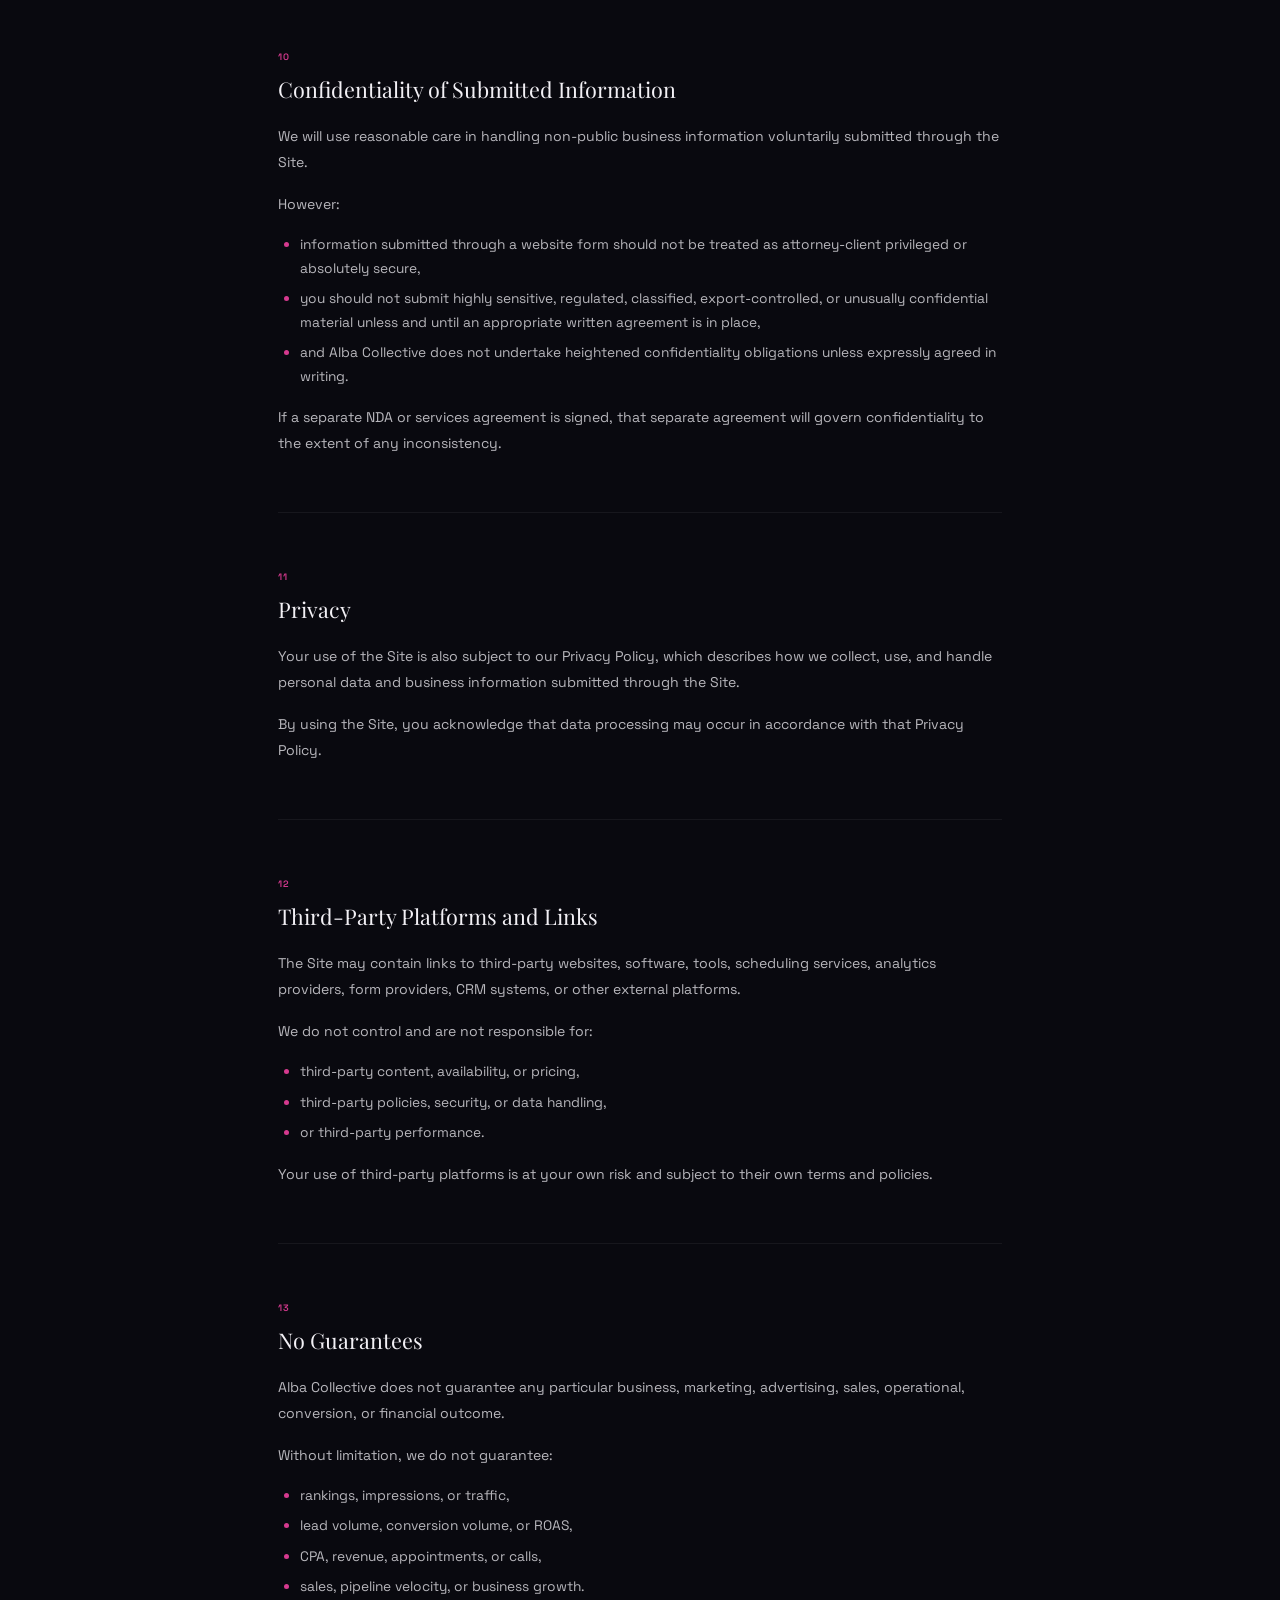
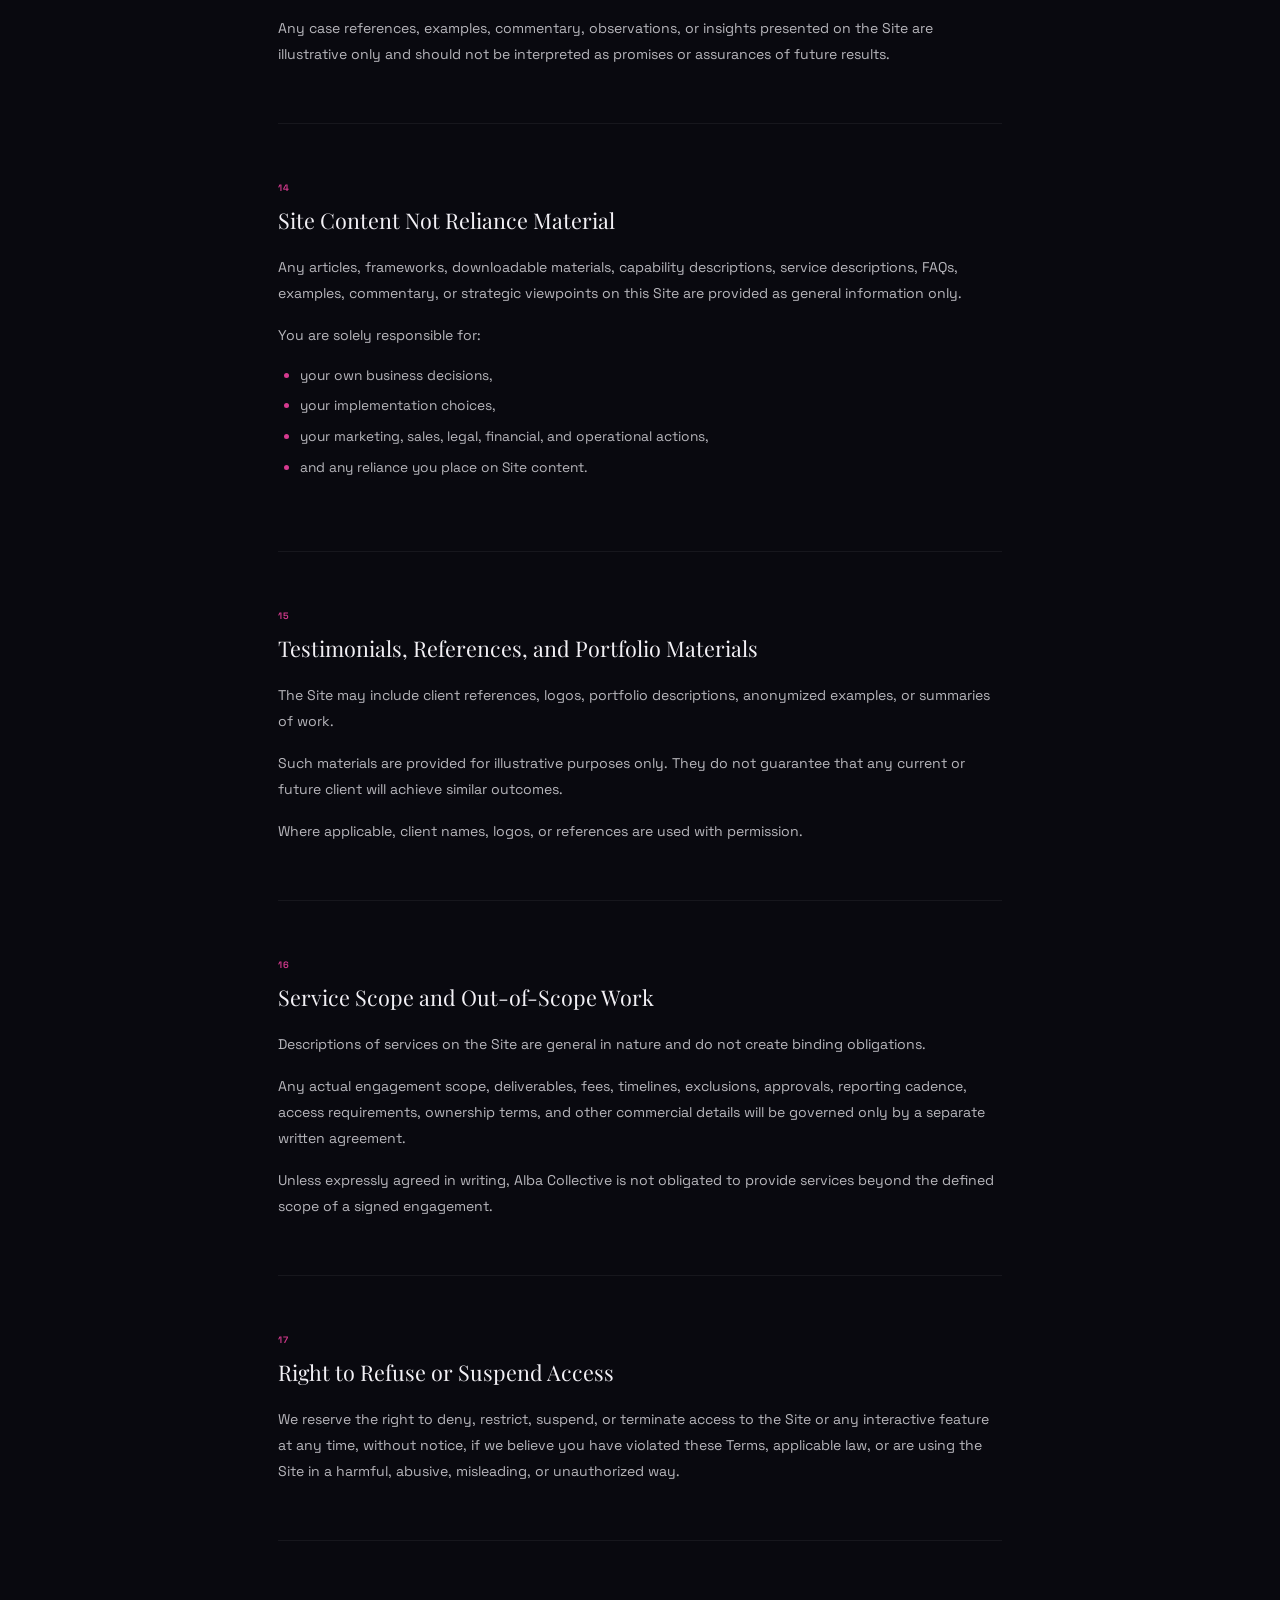
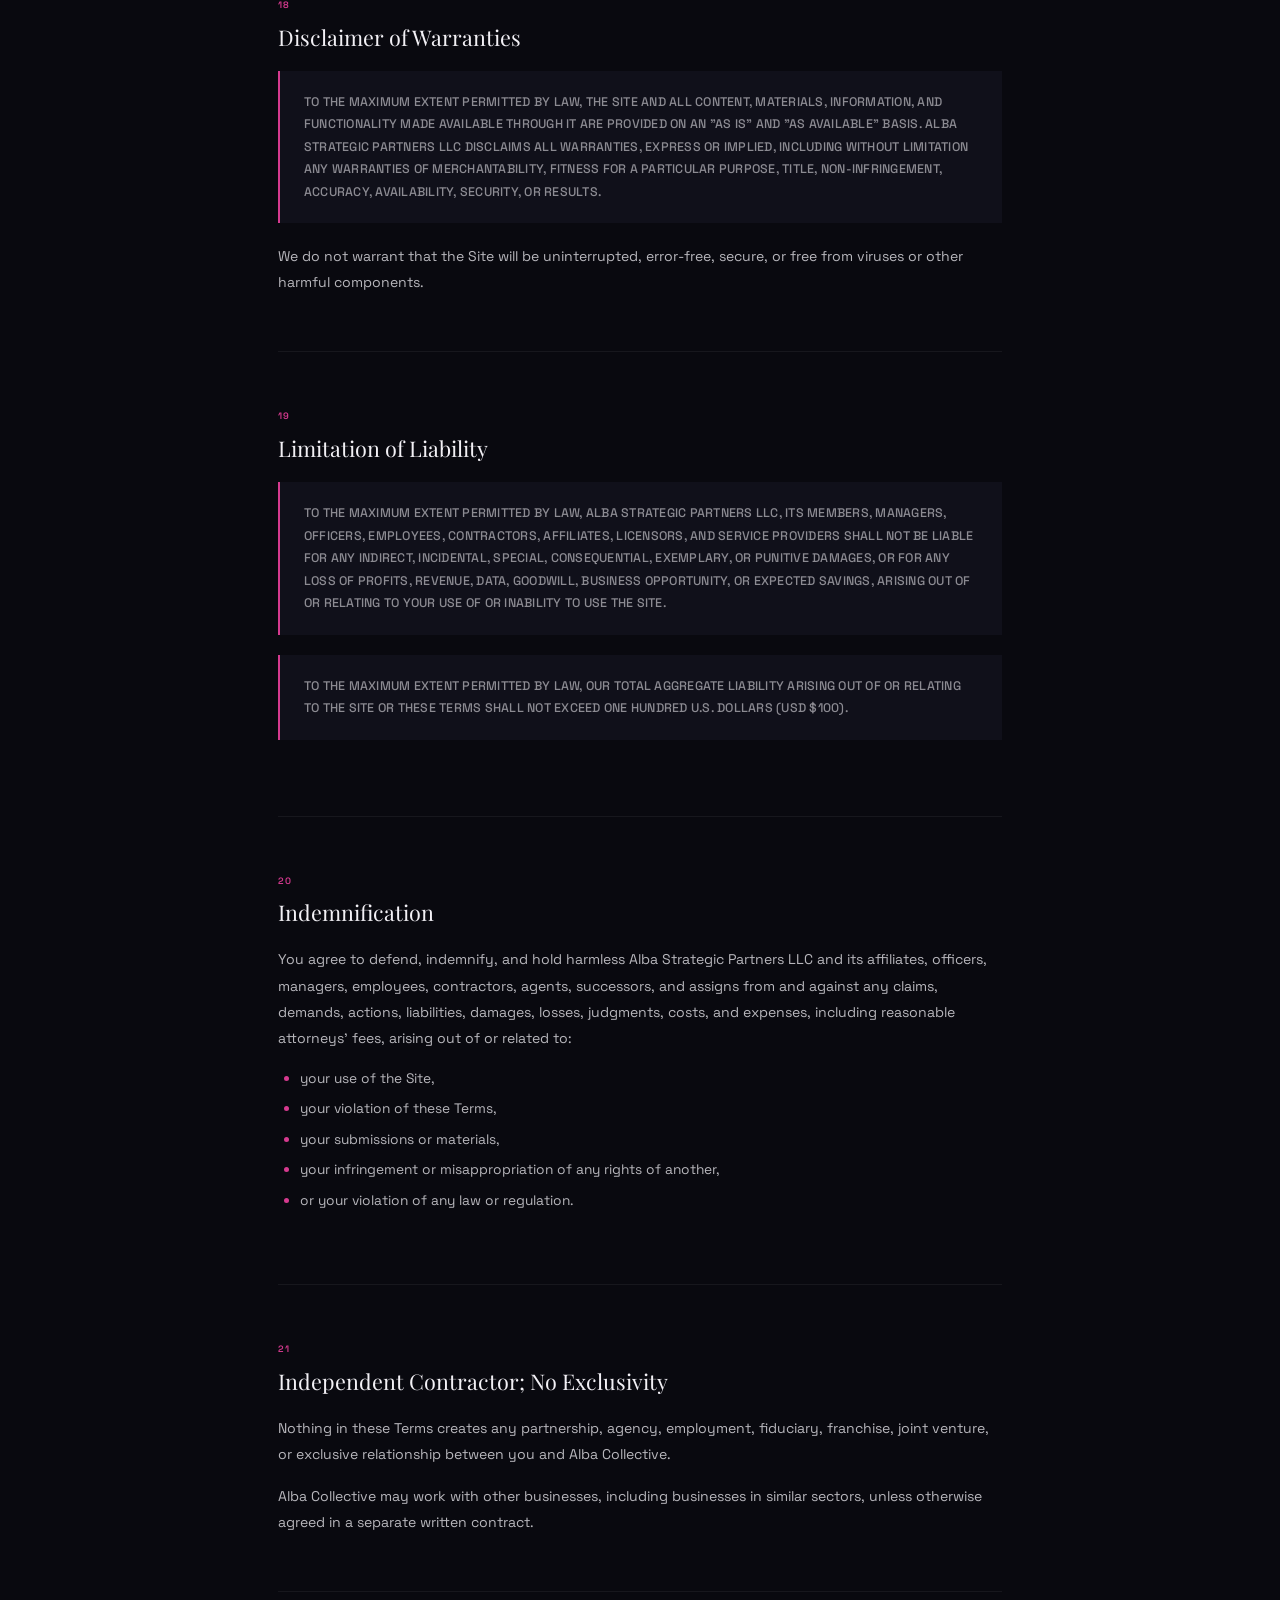
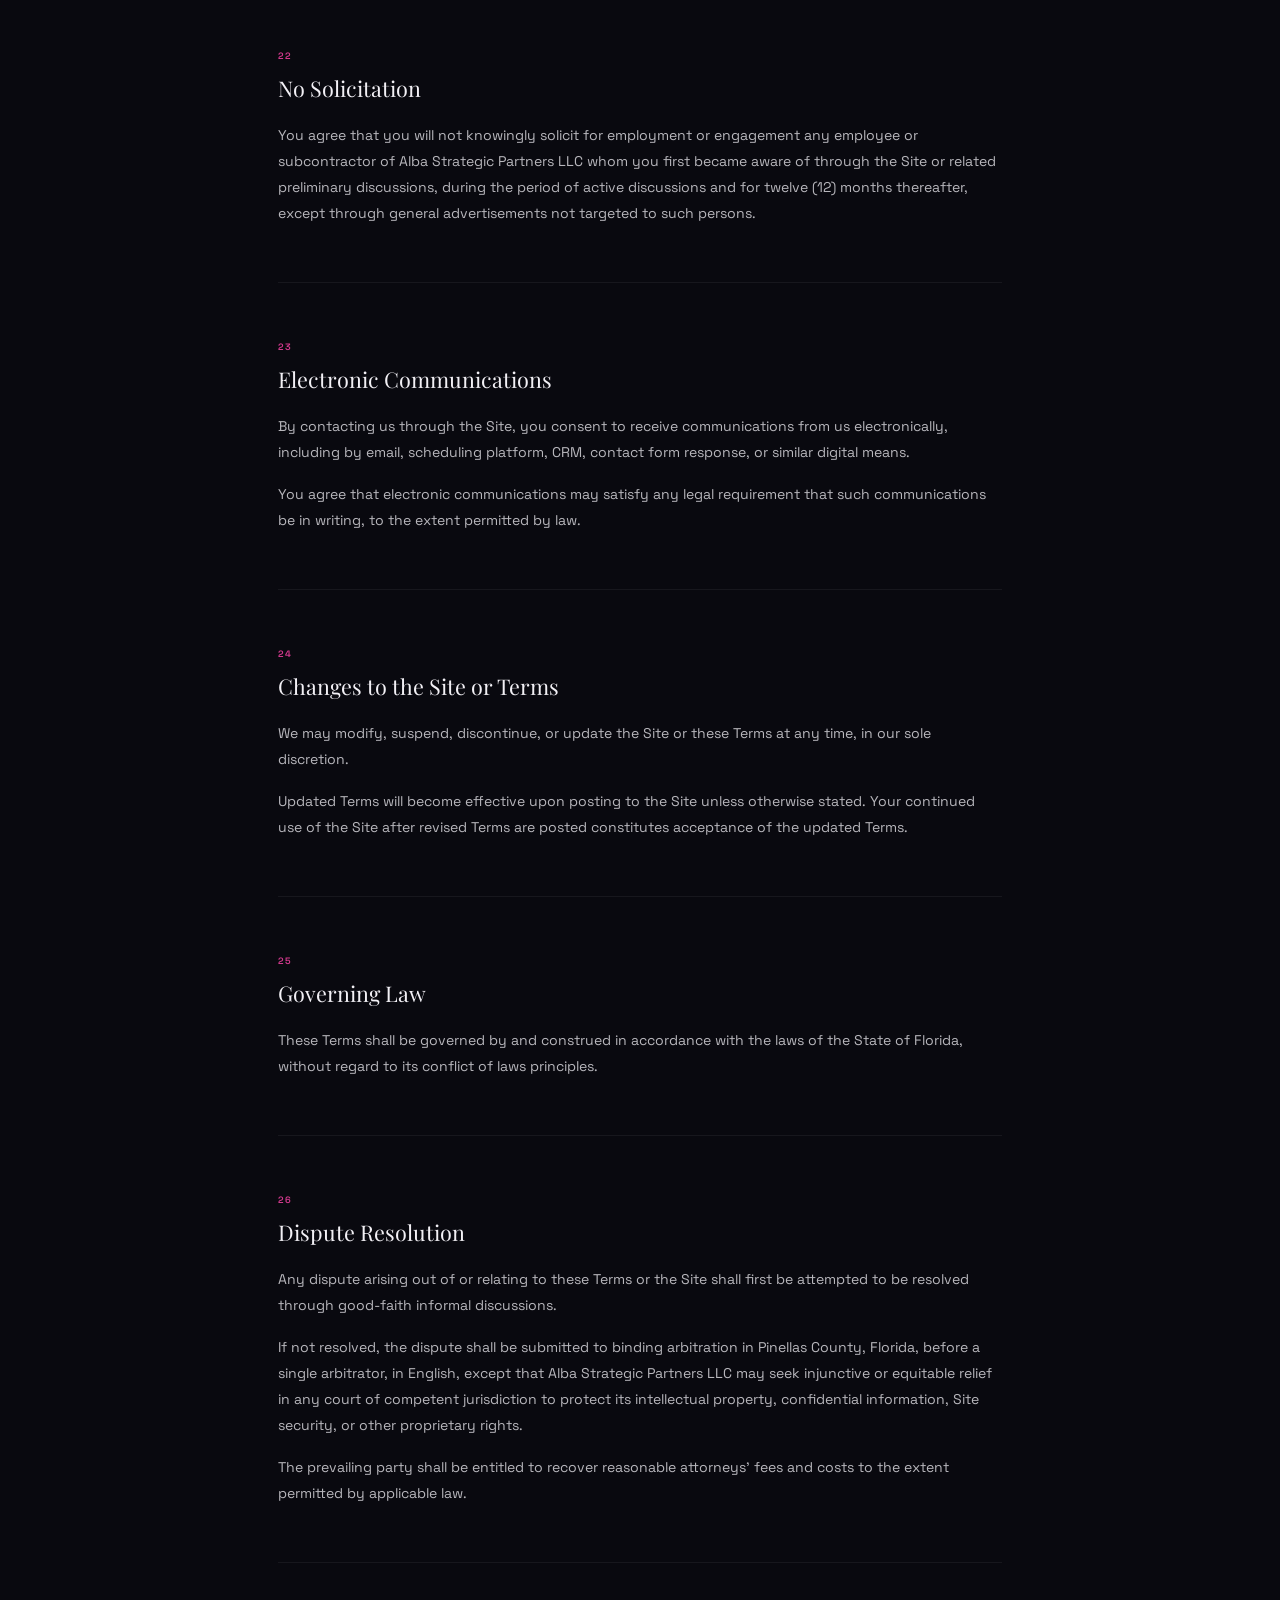
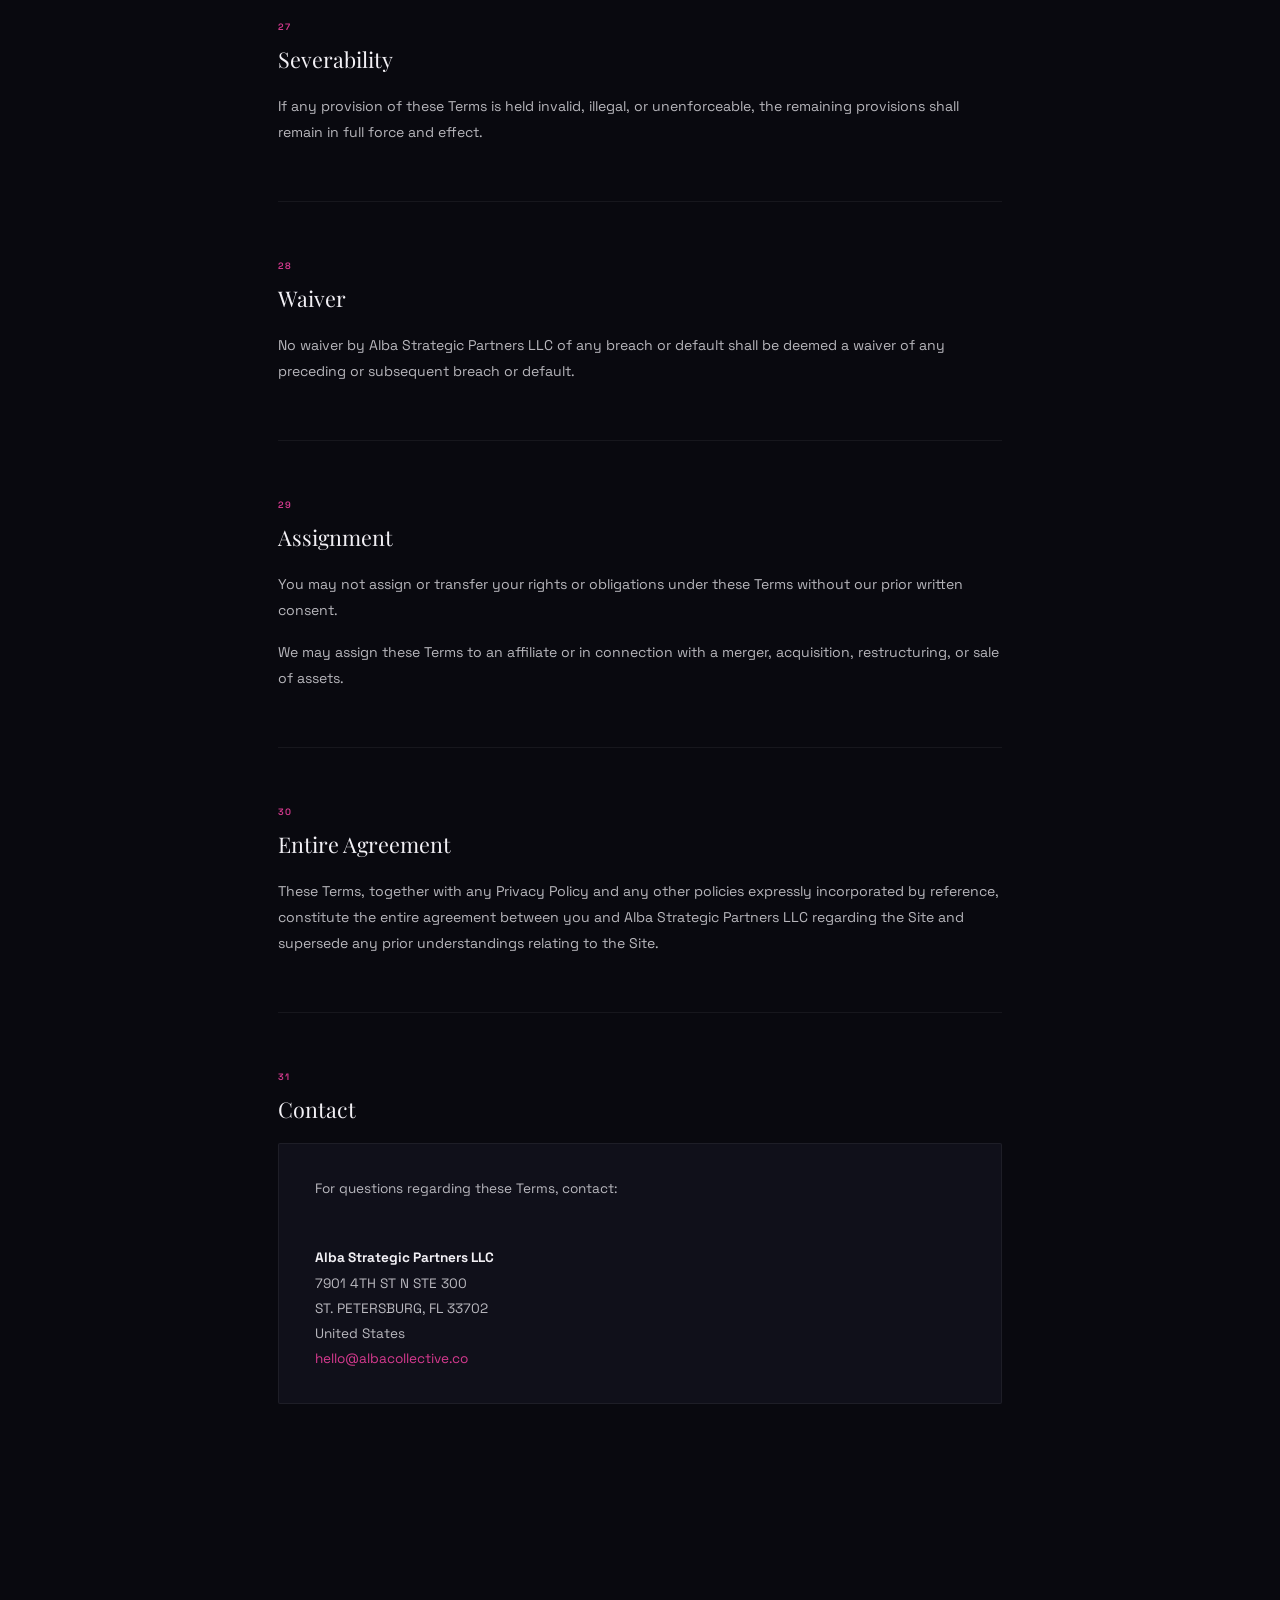
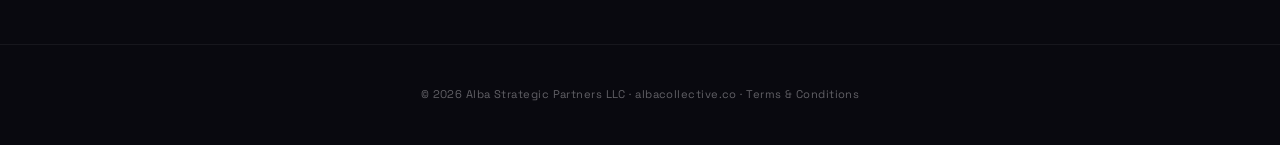
<file: terms.html>
<!DOCTYPE html>
<html lang="en">
<head>
  <meta charset="UTF-8" />
  <meta name="viewport" content="width=device-width, initial-scale=1.0" />
  <title>Terms & Conditions — Alba Collective</title>
  <meta name="description" content="Terms and Conditions governing your use of albacollective.co and services offered by Alba Strategic Partners LLC." />
  <meta name="robots" content="noindex, follow" />
  <link rel="canonical" href="https://albacollective.co/terms.html" />
  <link rel="icon" type="image/x-icon" href="/favicon.ico" />
  <link rel="icon" type="image/png" sizes="32x32" href="/favicon-32.png" />
  <link rel="apple-touch-icon" sizes="180x180" href="/apple-touch-icon.png" />
  <link rel="preconnect" href="https://fonts.googleapis.com" />
  <link rel="preconnect" href="https://fonts.gstatic.com" crossorigin />
  <link href="https://fonts.googleapis.com/css2?family=Playfair+Display:ital,wght@0,400;0,500;1,400&family=Space+Grotesk:wght@300;400;500;600&display=swap" rel="stylesheet" />
  <style>
    *, *::before, *::after { box-sizing: border-box; margin: 0; padding: 0; }
    :root {
      --bg: #09090f;
      --surface: #10101a;
      --border: rgba(255,255,255,0.06);
      --pink: #D63A8F;
      --ash: rgba(242,240,245,0.75);
      --muted: rgba(242,240,245,0.38);
      --sans: 'Space Grotesk', sans-serif;
      --serif: 'Playfair Display', Georgia, serif;
    }
    html { scroll-behavior: smooth; }
    body {
      background: var(--bg);
      color: var(--ash);
      font-family: var(--sans);
      font-size: 16px;
      line-height: 1.75;
      -webkit-font-smoothing: antialiased;
    }

    /* ── NAV ── */
    .nav {
      position: fixed; top: 0; left: 0; right: 0; z-index: 100;
      display: flex; align-items: center; justify-content: space-between;
      padding: 1.25rem 3rem;
      background: rgba(9,9,15,0.85);
      backdrop-filter: blur(16px);
      border-bottom: 1px solid var(--border);
    }
    .nav__logo { text-decoration: none; display: flex; align-items: center; }
    .nav__back {
      font-size: 0.7rem; font-weight: 500; letter-spacing: 0.1em;
      text-transform: uppercase; color: var(--muted);
      text-decoration: none; display: flex; align-items: center; gap: 0.5rem;
      transition: color 0.2s;
    }
    .nav__back:hover { color: var(--ash); }
    .nav__back svg { transition: transform 0.2s; }
    .nav__back:hover svg { transform: translateX(-3px); }

    /* ── HERO ── */
    .terms-hero {
      padding: 9rem 3rem 4rem;
      max-width: 820px;
      margin: 0 auto;
      border-bottom: 1px solid var(--border);
    }
    .terms-hero__label {
      font-size: 0.6rem; font-weight: 600; letter-spacing: 0.18em;
      text-transform: uppercase; color: var(--pink);
      margin-bottom: 1.25rem; display: block;
    }
    .terms-hero__title {
      font-family: var(--serif);
      font-size: clamp(2rem, 5vw, 3.5rem);
      font-weight: 400; color: #f2f0f5;
      line-height: 1.15; margin-bottom: 1.5rem;
    }
    .terms-hero__meta {
      display: flex; flex-wrap: wrap; gap: 1.5rem;
      font-size: 0.72rem; color: var(--muted);
      letter-spacing: 0.04em;
    }
    .terms-hero__meta span { display: flex; align-items: center; gap: 0.4rem; }
    .terms-hero__meta strong { color: rgba(242,240,245,0.55); }

    /* ── LAYOUT ── */
    .terms-body {
      max-width: 820px;
      margin: 0 auto;
      padding: 4rem 3rem 8rem;
    }

    /* ── TOC ── */
    .terms-toc {
      background: var(--surface);
      border: 1px solid var(--border);
      border-radius: 2px;
      padding: 2rem 2.25rem;
      margin-bottom: 4rem;
    }
    .terms-toc__title {
      font-size: 0.6rem; font-weight: 600; letter-spacing: 0.15em;
      text-transform: uppercase; color: var(--muted);
      margin-bottom: 1.25rem;
    }
    .terms-toc ol {
      list-style: none; counter-reset: toc;
      display: grid; grid-template-columns: 1fr 1fr; gap: 0.3rem 2rem;
    }
    .terms-toc li { counter-increment: toc; }
    .terms-toc a {
      font-size: 0.75rem; color: var(--muted);
      text-decoration: none; transition: color 0.15s;
      display: flex; gap: 0.5rem; align-items: baseline;
    }
    .terms-toc a::before {
      content: counter(toc, decimal-leading-zero) ".";
      color: rgba(214,58,143,0.5); font-size: 0.65rem;
      flex-shrink: 0;
    }
    .terms-toc a:hover { color: var(--ash); }

    /* ── SECTIONS ── */
    .terms-section {
      margin-bottom: 3.5rem;
      padding-bottom: 3.5rem;
      border-bottom: 1px solid var(--border);
    }
    .terms-section:last-child { border-bottom: none; }

    .terms-section__num {
      font-size: 0.58rem; font-weight: 600; letter-spacing: 0.15em;
      text-transform: uppercase; color: var(--pink);
      margin-bottom: 0.6rem; display: block;
    }
    .terms-section h2 {
      font-family: var(--serif);
      font-size: 1.35rem; font-weight: 400;
      color: #f2f0f5; margin-bottom: 1.25rem;
      line-height: 1.3;
    }
    .terms-section p {
      font-size: 0.88rem; color: var(--ash);
      margin-bottom: 1rem; line-height: 1.85;
    }
    .terms-section p:last-child { margin-bottom: 0; }
    .terms-section ul, .terms-section ol {
      padding-left: 1.4rem; margin: 0.75rem 0 1rem;
    }
    .terms-section li {
      font-size: 0.86rem; color: var(--ash);
      margin-bottom: 0.45rem; line-height: 1.7;
    }
    .terms-section ul li::marker { color: var(--pink); }

    /* ALLCAPS legal blocks */
    .terms-section p.legal-caps {
      font-size: 0.78rem; font-weight: 500;
      color: rgba(242,240,245,0.55);
      letter-spacing: 0.02em; line-height: 1.8;
      background: var(--surface);
      border-left: 2px solid var(--pink);
      padding: 1.25rem 1.5rem;
      margin: 1.25rem 0;
    }

    /* ── CONTACT BOX ── */
    .terms-contact {
      background: var(--surface);
      border: 1px solid var(--border);
      border-radius: 2px;
      padding: 2rem 2.25rem;
    }
    .terms-contact p { font-size: 0.85rem; }
    .terms-contact a { color: var(--pink); text-decoration: none; }
    .terms-contact a:hover { text-decoration: underline; }

    /* ── FOOTER ── */
    .terms-footer {
      text-align: center;
      padding: 2.5rem 3rem;
      border-top: 1px solid var(--border);
      font-size: 0.7rem; color: var(--muted);
      letter-spacing: 0.04em;
    }
    .terms-footer a { color: var(--muted); text-decoration: none; }
    .terms-footer a:hover { color: var(--ash); }

    @media (max-width: 640px) {
      .nav { padding: 1.25rem 1.5rem; }
      .terms-hero { padding: 8rem 1.5rem 3rem; }
      .terms-body { padding: 3rem 1.5rem 5rem; }
      .terms-toc ol { grid-template-columns: 1fr; }
    }
  </style>
</head>
<body>

  <!-- NAV -->
  <nav class="nav">
    <a href="/" class="nav__logo" aria-label="Alba Collective">
      <svg viewBox="0 0 133 68" fill="none" xmlns="http://www.w3.org/2000/svg" width="90" height="46">
        <polygon points="32,46 44,22 56,46" fill="white"/>
        <polygon points="36.5,46 44,31 51.5,46" fill="#09090f"/>
        <rect x="42.5" y="38" width="3" height="7" fill="#D63A8F"/>
        <path d="M73,22 A16,16 0 1,0 73,46 L73,41 A11,11 0 1,1 73,27 Z" fill="white"/>
        <text x="14" y="66" font-family="'Space Grotesk', sans-serif" font-size="7" font-weight="600" letter-spacing="3" fill="rgba(242,240,245,0.45)">ALBA COLLECTIVE</text>
      </svg>
    </a>
    <a href="/" class="nav__back">
      <svg width="14" height="14" viewBox="0 0 18 18" fill="none"><path d="M14 9H4M9 4L4 9l5 5" stroke="currentColor" stroke-width="1.5" stroke-linecap="round" stroke-linejoin="round"/></svg>
      Back to Site
    </a>
  </nav>

  <!-- HERO -->
  <div class="terms-hero">
    <span class="terms-hero__label">Legal</span>
    <h1 class="terms-hero__title">Terms &amp; Conditions</h1>
    <div class="terms-hero__meta">
      <span><strong>Effective:</strong> March 30, 2026</span>
      <span><strong>Website:</strong> albacollective.co</span>
      <span><strong>Entity:</strong> Alba Strategic Partners LLC</span>
    </div>
  </div>

  <!-- BODY -->
  <div class="terms-body">

    <!-- TOC -->
    <nav class="terms-toc" aria-label="Table of contents">
      <p class="terms-toc__title">Contents</p>
      <ol>
        <li><a href="#s1">Acceptance of These Terms</a></li>
        <li><a href="#s2">About Alba Strategic Partners LLC</a></li>
        <li><a href="#s3">Informational Purpose Only</a></li>
        <li><a href="#s4">No Client Relationship</a></li>
        <li><a href="#s5">Selective Intake</a></li>
        <li><a href="#s6">Permitted Use</a></li>
        <li><a href="#s7">Intellectual Property</a></li>
        <li><a href="#s8">Background IP</a></li>
        <li><a href="#s9">User Submissions</a></li>
        <li><a href="#s10">Confidentiality</a></li>
        <li><a href="#s11">Privacy</a></li>
        <li><a href="#s12">Third-Party Platforms</a></li>
        <li><a href="#s13">No Guarantees</a></li>
        <li><a href="#s14">Site Content</a></li>
        <li><a href="#s15">Testimonials &amp; References</a></li>
        <li><a href="#s16">Service Scope</a></li>
        <li><a href="#s17">Right to Refuse Access</a></li>
        <li><a href="#s18">Disclaimer of Warranties</a></li>
        <li><a href="#s19">Limitation of Liability</a></li>
        <li><a href="#s20">Indemnification</a></li>
        <li><a href="#s21">Independent Contractor</a></li>
        <li><a href="#s22">No Solicitation</a></li>
        <li><a href="#s23">Electronic Communications</a></li>
        <li><a href="#s24">Changes to Terms</a></li>
        <li><a href="#s25">Governing Law</a></li>
        <li><a href="#s26">Dispute Resolution</a></li>
        <li><a href="#s27">Severability</a></li>
        <li><a href="#s28">Waiver</a></li>
        <li><a href="#s29">Assignment</a></li>
        <li><a href="#s30">Entire Agreement</a></li>
        <li><a href="#s31">Contact</a></li>
      </ol>
    </nav>

    <!-- SECTIONS -->

    <div class="terms-section" id="s1">
      <span class="terms-section__num">01</span>
      <h2>Acceptance of These Terms</h2>
      <p>These Terms & Conditions ("Terms") govern your access to and use of the website located at albacollective.co and any related pages, content, forms, materials, communications, and services made available through the website (collectively, the "Site").</p>
      <p>By accessing or using the Site, you agree to be bound by these Terms. If you do not agree, do not use the Site.</p>
      <p>If you are using the Site on behalf of a company or other entity, you represent and warrant that you have authority to bind that entity to these Terms.</p>
    </div>

    <div class="terms-section" id="s2">
      <span class="terms-section__num">02</span>
      <h2>About Alba Strategic Partners LLC</h2>
      <p>The Site is owned and operated by Alba Strategic Partners LLC ("Alba Collective," "Company," "we," "us," or "our").</p>
      <p>Alba Collective is a founder-led strategic consulting business focused on revenue architecture, sales and marketing strategy, conversion improvement, customer experience, systems and automation, website and UX advisory, CRM and sales enablement, and related consulting and implementation support.</p>
    </div>

    <div class="terms-section" id="s3">
      <span class="terms-section__num">03</span>
      <h2>Informational Purpose Only</h2>
      <p>The content on this Site is provided for general informational, educational, and business presentation purposes only.</p>
      <p>Nothing on this Site constitutes:</p>
      <ul>
        <li>legal advice,</li>
        <li>accounting advice,</li>
        <li>tax advice,</li>
        <li>investment advice,</li>
        <li>regulated professional advice,</li>
        <li>or a guarantee of business, marketing, advertising, sales, or financial results.</li>
      </ul>
      <p>Your use of the Site does not create a consultant-client, fiduciary, agency, employment, partnership, or joint venture relationship between you and Alba Collective.</p>
    </div>

    <div class="terms-section" id="s4">
      <span class="terms-section__num">04</span>
      <h2>No Client Relationship Until Written Agreement</h2>
      <p>Submitting a form, scheduling a call, sending an inquiry, exchanging emails, receiving a response, or participating in a discovery call does not create a client relationship.</p>
      <p>A client relationship is formed only when:</p>
      <ul>
        <li>Alba Collective expressly accepts the engagement, and</li>
        <li>both parties enter into a separate written services agreement.</li>
      </ul>
      <p>Alba Collective reserves the right, in its sole discretion, to accept, decline, pause, or discontinue discussions with any prospective client.</p>
    </div>

    <div class="terms-section" id="s5">
      <span class="terms-section__num">05</span>
      <h2>Selective Intake and Discovery Calls</h2>
      <p>Alba Collective works selectively and does not accept every inquiry.</p>
      <p>Any complimentary introductory call, review, or consultation offered through the Site is:</p>
      <ul>
        <li>optional,</li>
        <li>subject to availability,</li>
        <li>provided at our discretion,</li>
        <li>and does not obligate Alba Collective to provide services.</li>
      </ul>
      <p>We may request information about your business, website, systems, commercial model, growth challenges, and goals in order to assess fit.</p>
    </div>

    <div class="terms-section" id="s6">
      <span class="terms-section__num">06</span>
      <h2>Permitted Use of the Site</h2>
      <p>You may use the Site only for lawful purposes and in accordance with these Terms.</p>
      <p>You agree not to:</p>
      <ul>
        <li>misuse the Site,</li>
        <li>attempt unauthorized access to any part of the Site or its systems,</li>
        <li>interfere with the Site's operation or security,</li>
        <li>copy, scrape, harvest, or extract Site content or data without permission,</li>
        <li>submit false, misleading, unlawful, or infringing information,</li>
        <li>impersonate any person or entity,</li>
        <li>use the Site to distribute spam, malware, or harmful code,</li>
        <li>or use the Site in a way that could damage Alba Collective, its users, or its operations.</li>
      </ul>
    </div>

    <div class="terms-section" id="s7">
      <span class="terms-section__num">07</span>
      <h2>Intellectual Property</h2>
      <p>Unless otherwise stated, the Site and all content on the Site — including without limitation text, layouts, copy, strategy language, branding, graphics, design elements, frameworks, concepts, methodologies, documents, images, videos, downloads, and other materials — are owned by or licensed to Alba Strategic Partners LLC and are protected by applicable intellectual property laws.</p>
      <p>You may not reproduce, modify, distribute, publish, display, create derivative works from, republish, or exploit any part of the Site without our prior written consent.</p>
    </div>

    <div class="terms-section" id="s8">
      <span class="terms-section__num">08</span>
      <h2>Alba Collective Background IP</h2>
      <p>Alba Collective retains all right, title, and interest in and to its pre-existing and underlying materials, including without limitation:</p>
      <ul>
        <li>frameworks, methods, templates, and systems,</li>
        <li>scripts, processes, checklists, and tools,</li>
        <li>generalized know-how, internal working methods,</li>
        <li>and consulting methodologies.</li>
      </ul>
      <p>Nothing in these Terms transfers ownership of any such Background IP to you.</p>
    </div>

    <div class="terms-section" id="s9">
      <span class="terms-section__num">09</span>
      <h2>User Submissions</h2>
      <p>If you submit or upload any information through the Site — including through forms, applications, questionnaires, emails, or other communications — you represent and warrant that:</p>
      <ul>
        <li>you have the right to provide that information,</li>
        <li>the information is accurate and not misleading,</li>
        <li>the information does not violate any law or third-party rights,</li>
        <li>and the information does not contain unlawful, infringing, defamatory, or malicious material.</li>
      </ul>
      <p>You remain responsible for the accuracy, legality, and sufficiency of all information you submit.</p>
    </div>

    <div class="terms-section" id="s10">
      <span class="terms-section__num">10</span>
      <h2>Confidentiality of Submitted Information</h2>
      <p>We will use reasonable care in handling non-public business information voluntarily submitted through the Site.</p>
      <p>However:</p>
      <ul>
        <li>information submitted through a website form should not be treated as attorney-client privileged or absolutely secure,</li>
        <li>you should not submit highly sensitive, regulated, classified, export-controlled, or unusually confidential material unless and until an appropriate written agreement is in place,</li>
        <li>and Alba Collective does not undertake heightened confidentiality obligations unless expressly agreed in writing.</li>
      </ul>
      <p>If a separate NDA or services agreement is signed, that separate agreement will govern confidentiality to the extent of any inconsistency.</p>
    </div>

    <div class="terms-section" id="s11">
      <span class="terms-section__num">11</span>
      <h2>Privacy</h2>
      <p>Your use of the Site is also subject to our Privacy Policy, which describes how we collect, use, and handle personal data and business information submitted through the Site.</p>
      <p>By using the Site, you acknowledge that data processing may occur in accordance with that Privacy Policy.</p>
    </div>

    <div class="terms-section" id="s12">
      <span class="terms-section__num">12</span>
      <h2>Third-Party Platforms and Links</h2>
      <p>The Site may contain links to third-party websites, software, tools, scheduling services, analytics providers, form providers, CRM systems, or other external platforms.</p>
      <p>We do not control and are not responsible for:</p>
      <ul>
        <li>third-party content, availability, or pricing,</li>
        <li>third-party policies, security, or data handling,</li>
        <li>or third-party performance.</li>
      </ul>
      <p>Your use of third-party platforms is at your own risk and subject to their own terms and policies.</p>
    </div>

    <div class="terms-section" id="s13">
      <span class="terms-section__num">13</span>
      <h2>No Guarantees</h2>
      <p>Alba Collective does not guarantee any particular business, marketing, advertising, sales, operational, conversion, or financial outcome.</p>
      <p>Without limitation, we do not guarantee:</p>
      <ul>
        <li>rankings, impressions, or traffic,</li>
        <li>lead volume, conversion volume, or ROAS,</li>
        <li>CPA, revenue, appointments, or calls,</li>
        <li>sales, pipeline velocity, or business growth.</li>
      </ul>
      <p>Any case references, examples, commentary, observations, or insights presented on the Site are illustrative only and should not be interpreted as promises or assurances of future results.</p>
    </div>

    <div class="terms-section" id="s14">
      <span class="terms-section__num">14</span>
      <h2>Site Content Not Reliance Material</h2>
      <p>Any articles, frameworks, downloadable materials, capability descriptions, service descriptions, FAQs, examples, commentary, or strategic viewpoints on this Site are provided as general information only.</p>
      <p>You are solely responsible for:</p>
      <ul>
        <li>your own business decisions,</li>
        <li>your implementation choices,</li>
        <li>your marketing, sales, legal, financial, and operational actions,</li>
        <li>and any reliance you place on Site content.</li>
      </ul>
    </div>

    <div class="terms-section" id="s15">
      <span class="terms-section__num">15</span>
      <h2>Testimonials, References, and Portfolio Materials</h2>
      <p>The Site may include client references, logos, portfolio descriptions, anonymized examples, or summaries of work.</p>
      <p>Such materials are provided for illustrative purposes only. They do not guarantee that any current or future client will achieve similar outcomes.</p>
      <p>Where applicable, client names, logos, or references are used with permission.</p>
    </div>

    <div class="terms-section" id="s16">
      <span class="terms-section__num">16</span>
      <h2>Service Scope and Out-of-Scope Work</h2>
      <p>Descriptions of services on the Site are general in nature and do not create binding obligations.</p>
      <p>Any actual engagement scope, deliverables, fees, timelines, exclusions, approvals, reporting cadence, access requirements, ownership terms, and other commercial details will be governed only by a separate written agreement.</p>
      <p>Unless expressly agreed in writing, Alba Collective is not obligated to provide services beyond the defined scope of a signed engagement.</p>
    </div>

    <div class="terms-section" id="s17">
      <span class="terms-section__num">17</span>
      <h2>Right to Refuse or Suspend Access</h2>
      <p>We reserve the right to deny, restrict, suspend, or terminate access to the Site or any interactive feature at any time, without notice, if we believe you have violated these Terms, applicable law, or are using the Site in a harmful, abusive, misleading, or unauthorized way.</p>
    </div>

    <div class="terms-section" id="s18">
      <span class="terms-section__num">18</span>
      <h2>Disclaimer of Warranties</h2>
      <p class="legal-caps">TO THE MAXIMUM EXTENT PERMITTED BY LAW, THE SITE AND ALL CONTENT, MATERIALS, INFORMATION, AND FUNCTIONALITY MADE AVAILABLE THROUGH IT ARE PROVIDED ON AN "AS IS" AND "AS AVAILABLE" BASIS. ALBA STRATEGIC PARTNERS LLC DISCLAIMS ALL WARRANTIES, EXPRESS OR IMPLIED, INCLUDING WITHOUT LIMITATION ANY WARRANTIES OF MERCHANTABILITY, FITNESS FOR A PARTICULAR PURPOSE, TITLE, NON-INFRINGEMENT, ACCURACY, AVAILABILITY, SECURITY, OR RESULTS.</p>
      <p>We do not warrant that the Site will be uninterrupted, error-free, secure, or free from viruses or other harmful components.</p>
    </div>

    <div class="terms-section" id="s19">
      <span class="terms-section__num">19</span>
      <h2>Limitation of Liability</h2>
      <p class="legal-caps">TO THE MAXIMUM EXTENT PERMITTED BY LAW, ALBA STRATEGIC PARTNERS LLC, ITS MEMBERS, MANAGERS, OFFICERS, EMPLOYEES, CONTRACTORS, AFFILIATES, LICENSORS, AND SERVICE PROVIDERS SHALL NOT BE LIABLE FOR ANY INDIRECT, INCIDENTAL, SPECIAL, CONSEQUENTIAL, EXEMPLARY, OR PUNITIVE DAMAGES, OR FOR ANY LOSS OF PROFITS, REVENUE, DATA, GOODWILL, BUSINESS OPPORTUNITY, OR EXPECTED SAVINGS, ARISING OUT OF OR RELATING TO YOUR USE OF OR INABILITY TO USE THE SITE.</p>
      <p class="legal-caps">TO THE MAXIMUM EXTENT PERMITTED BY LAW, OUR TOTAL AGGREGATE LIABILITY ARISING OUT OF OR RELATING TO THE SITE OR THESE TERMS SHALL NOT EXCEED ONE HUNDRED U.S. DOLLARS (USD $100).</p>
    </div>

    <div class="terms-section" id="s20">
      <span class="terms-section__num">20</span>
      <h2>Indemnification</h2>
      <p>You agree to defend, indemnify, and hold harmless Alba Strategic Partners LLC and its affiliates, officers, managers, employees, contractors, agents, successors, and assigns from and against any claims, demands, actions, liabilities, damages, losses, judgments, costs, and expenses, including reasonable attorneys' fees, arising out of or related to:</p>
      <ul>
        <li>your use of the Site,</li>
        <li>your violation of these Terms,</li>
        <li>your submissions or materials,</li>
        <li>your infringement or misappropriation of any rights of another,</li>
        <li>or your violation of any law or regulation.</li>
      </ul>
    </div>

    <div class="terms-section" id="s21">
      <span class="terms-section__num">21</span>
      <h2>Independent Contractor; No Exclusivity</h2>
      <p>Nothing in these Terms creates any partnership, agency, employment, fiduciary, franchise, joint venture, or exclusive relationship between you and Alba Collective.</p>
      <p>Alba Collective may work with other businesses, including businesses in similar sectors, unless otherwise agreed in a separate written contract.</p>
    </div>

    <div class="terms-section" id="s22">
      <span class="terms-section__num">22</span>
      <h2>No Solicitation</h2>
      <p>You agree that you will not knowingly solicit for employment or engagement any employee or subcontractor of Alba Strategic Partners LLC whom you first became aware of through the Site or related preliminary discussions, during the period of active discussions and for twelve (12) months thereafter, except through general advertisements not targeted to such persons.</p>
    </div>

    <div class="terms-section" id="s23">
      <span class="terms-section__num">23</span>
      <h2>Electronic Communications</h2>
      <p>By contacting us through the Site, you consent to receive communications from us electronically, including by email, scheduling platform, CRM, contact form response, or similar digital means.</p>
      <p>You agree that electronic communications may satisfy any legal requirement that such communications be in writing, to the extent permitted by law.</p>
    </div>

    <div class="terms-section" id="s24">
      <span class="terms-section__num">24</span>
      <h2>Changes to the Site or Terms</h2>
      <p>We may modify, suspend, discontinue, or update the Site or these Terms at any time, in our sole discretion.</p>
      <p>Updated Terms will become effective upon posting to the Site unless otherwise stated. Your continued use of the Site after revised Terms are posted constitutes acceptance of the updated Terms.</p>
    </div>

    <div class="terms-section" id="s25">
      <span class="terms-section__num">25</span>
      <h2>Governing Law</h2>
      <p>These Terms shall be governed by and construed in accordance with the laws of the State of Florida, without regard to its conflict of laws principles.</p>
    </div>

    <div class="terms-section" id="s26">
      <span class="terms-section__num">26</span>
      <h2>Dispute Resolution</h2>
      <p>Any dispute arising out of or relating to these Terms or the Site shall first be attempted to be resolved through good-faith informal discussions.</p>
      <p>If not resolved, the dispute shall be submitted to binding arbitration in Pinellas County, Florida, before a single arbitrator, in English, except that Alba Strategic Partners LLC may seek injunctive or equitable relief in any court of competent jurisdiction to protect its intellectual property, confidential information, Site security, or other proprietary rights.</p>
      <p>The prevailing party shall be entitled to recover reasonable attorneys' fees and costs to the extent permitted by applicable law.</p>
    </div>

    <div class="terms-section" id="s27">
      <span class="terms-section__num">27</span>
      <h2>Severability</h2>
      <p>If any provision of these Terms is held invalid, illegal, or unenforceable, the remaining provisions shall remain in full force and effect.</p>
    </div>

    <div class="terms-section" id="s28">
      <span class="terms-section__num">28</span>
      <h2>Waiver</h2>
      <p>No waiver by Alba Strategic Partners LLC of any breach or default shall be deemed a waiver of any preceding or subsequent breach or default.</p>
    </div>

    <div class="terms-section" id="s29">
      <span class="terms-section__num">29</span>
      <h2>Assignment</h2>
      <p>You may not assign or transfer your rights or obligations under these Terms without our prior written consent.</p>
      <p>We may assign these Terms to an affiliate or in connection with a merger, acquisition, restructuring, or sale of assets.</p>
    </div>

    <div class="terms-section" id="s30">
      <span class="terms-section__num">30</span>
      <h2>Entire Agreement</h2>
      <p>These Terms, together with any Privacy Policy and any other policies expressly incorporated by reference, constitute the entire agreement between you and Alba Strategic Partners LLC regarding the Site and supersede any prior understandings relating to the Site.</p>
    </div>

    <div class="terms-section" id="s31">
      <span class="terms-section__num">31</span>
      <h2>Contact</h2>
      <div class="terms-contact">
        <p>For questions regarding these Terms, contact:</p>
        <br />
        <p><strong style="color:#f2f0f5;">Alba Strategic Partners LLC</strong><br />
        7901 4TH ST N STE 300<br />
        ST. PETERSBURG, FL 33702<br />
        United States<br />
        <a href="mailto:hello@albacollective.co">hello@albacollective.co</a></p>
      </div>
    </div>

  </div>

  <!-- FOOTER -->
  <footer class="terms-footer">
    <p>© 2026 Alba Strategic Partners LLC · <a href="/">albacollective.co</a> · <a href="/terms/">Terms &amp; Conditions</a></p>
  </footer>

</body>
</html>
</file>
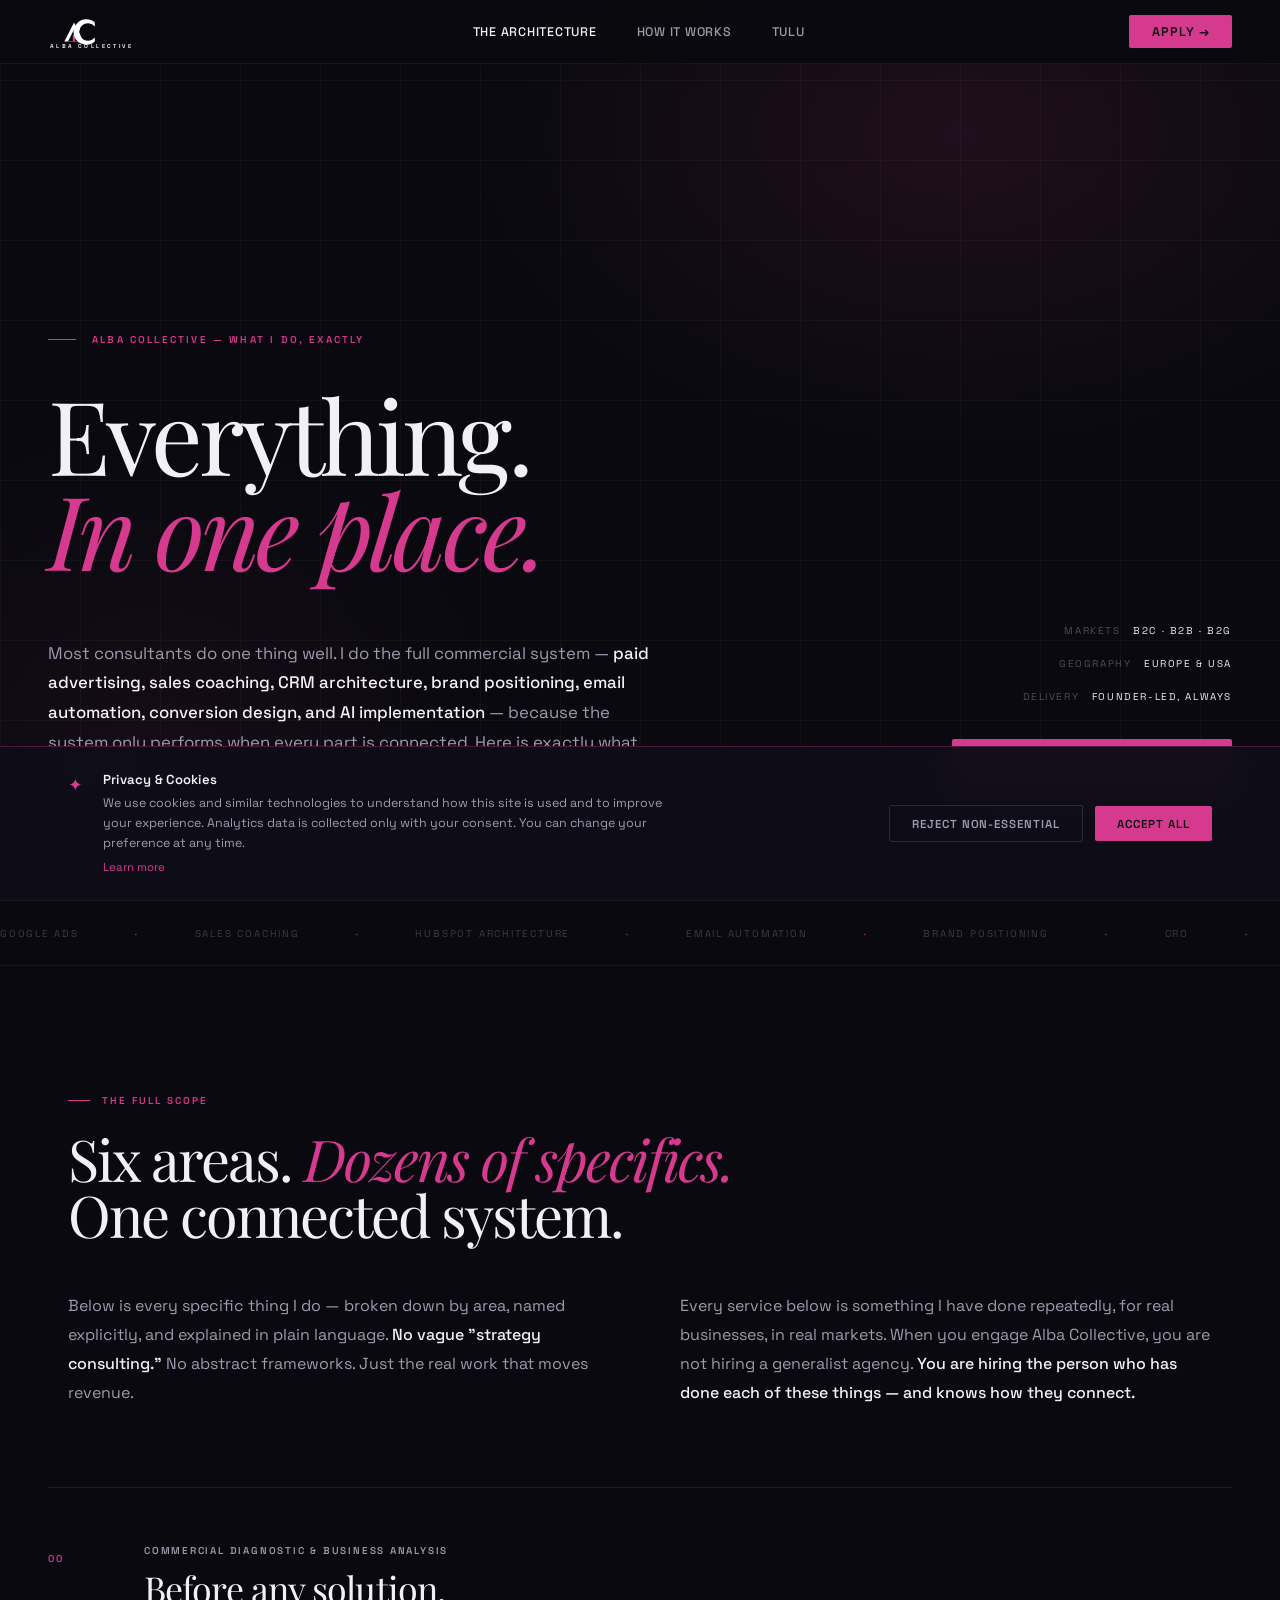
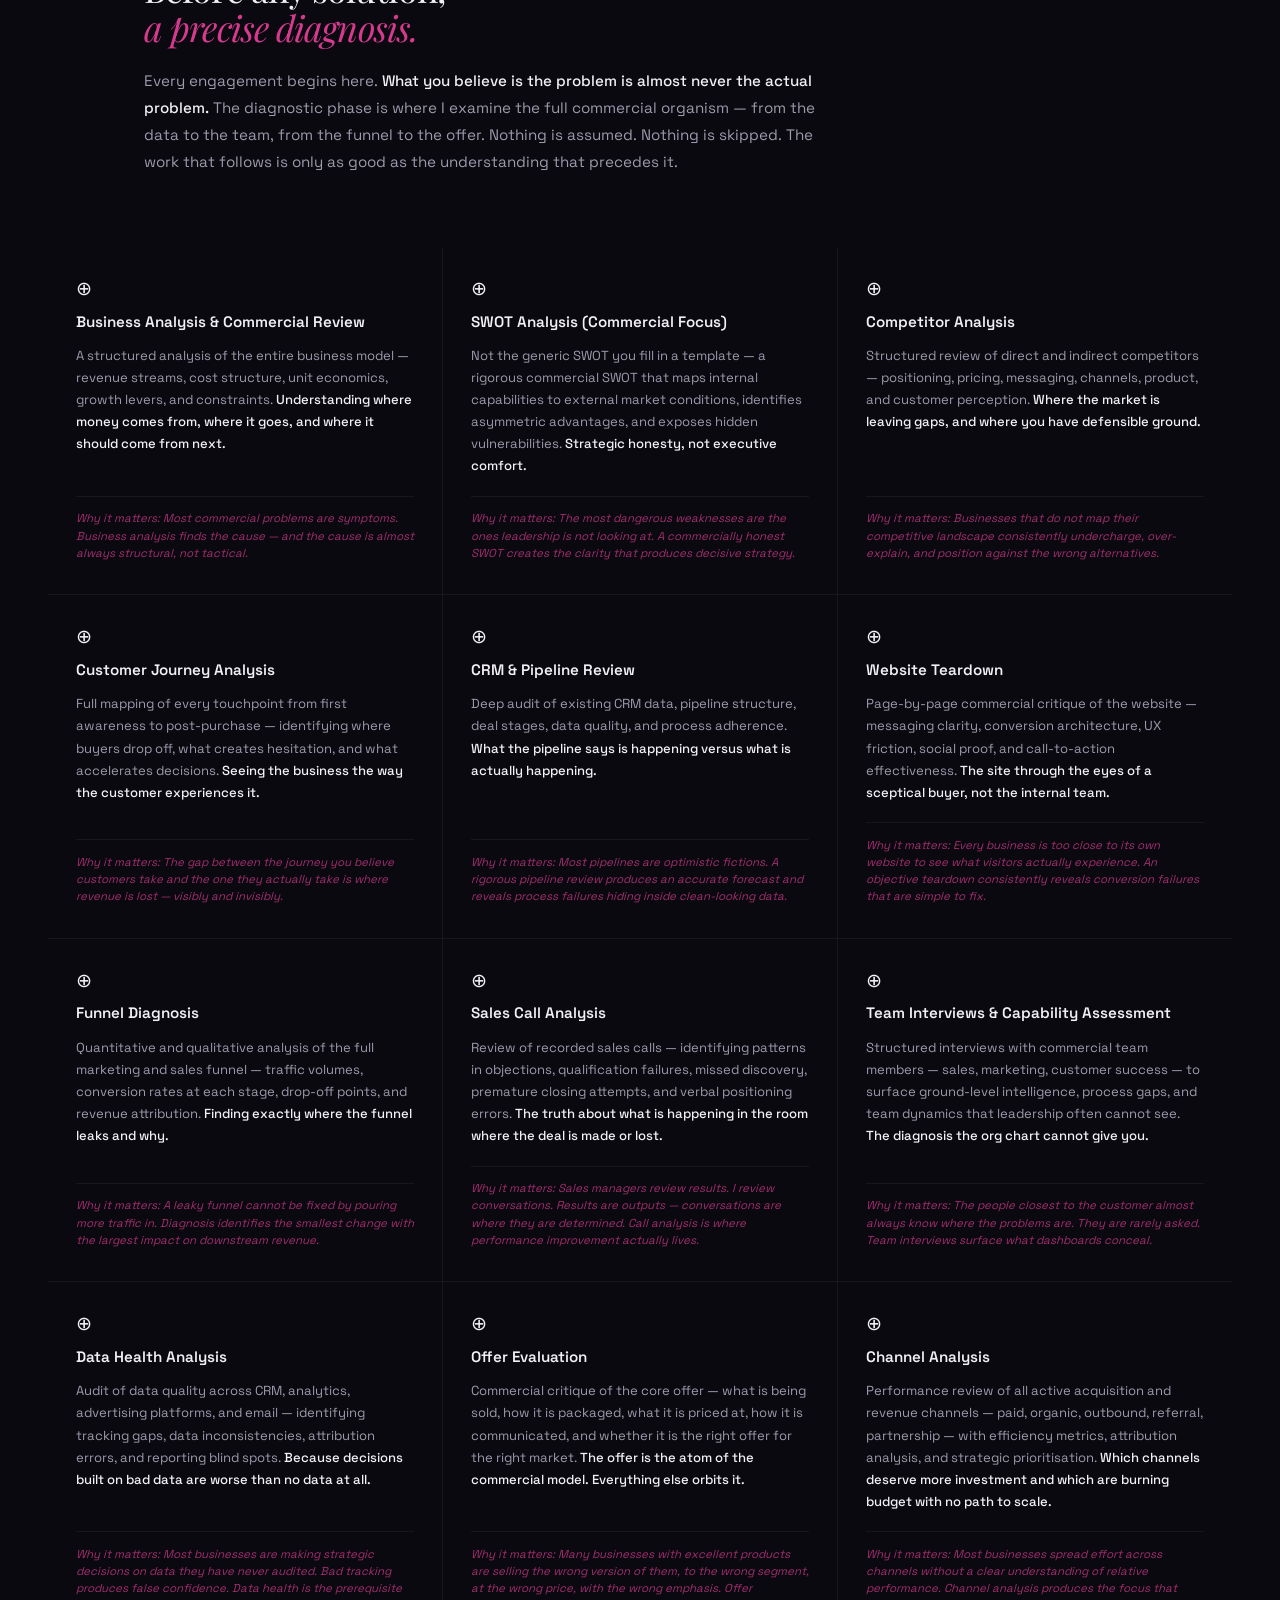
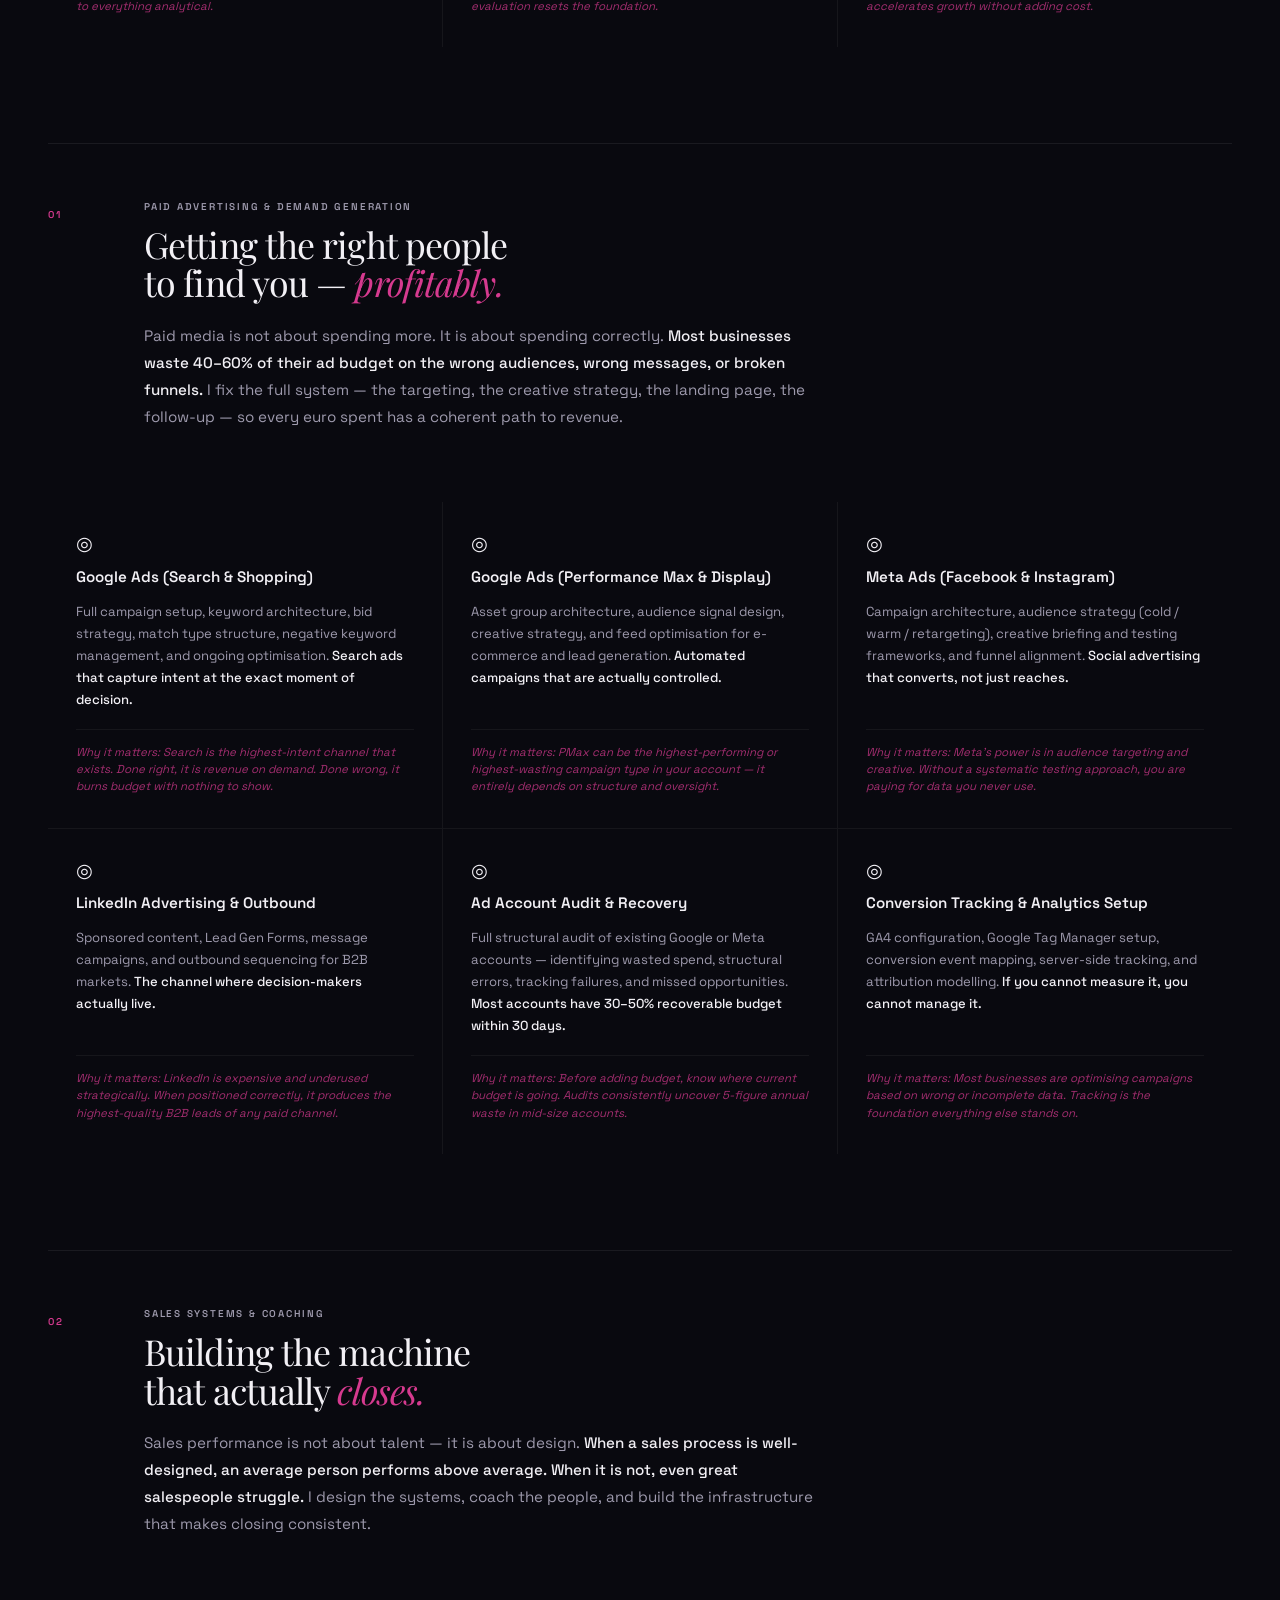
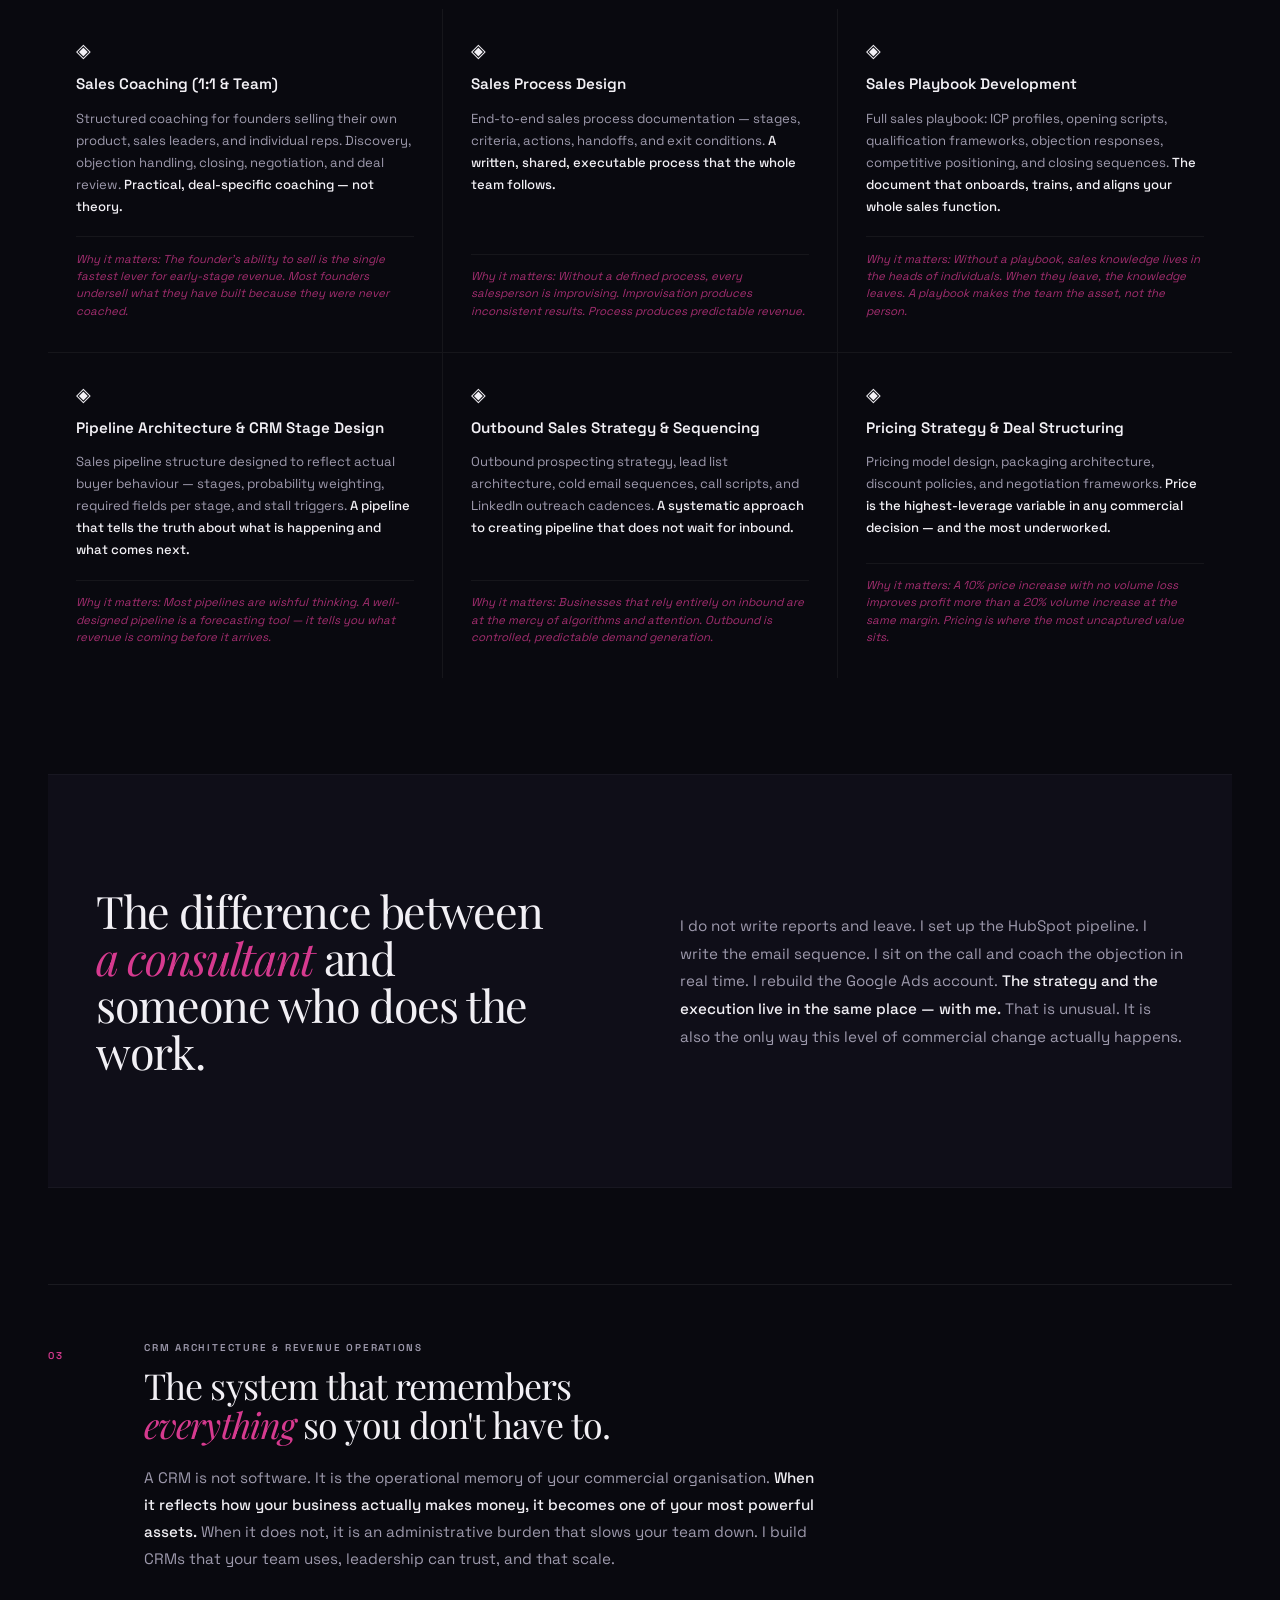
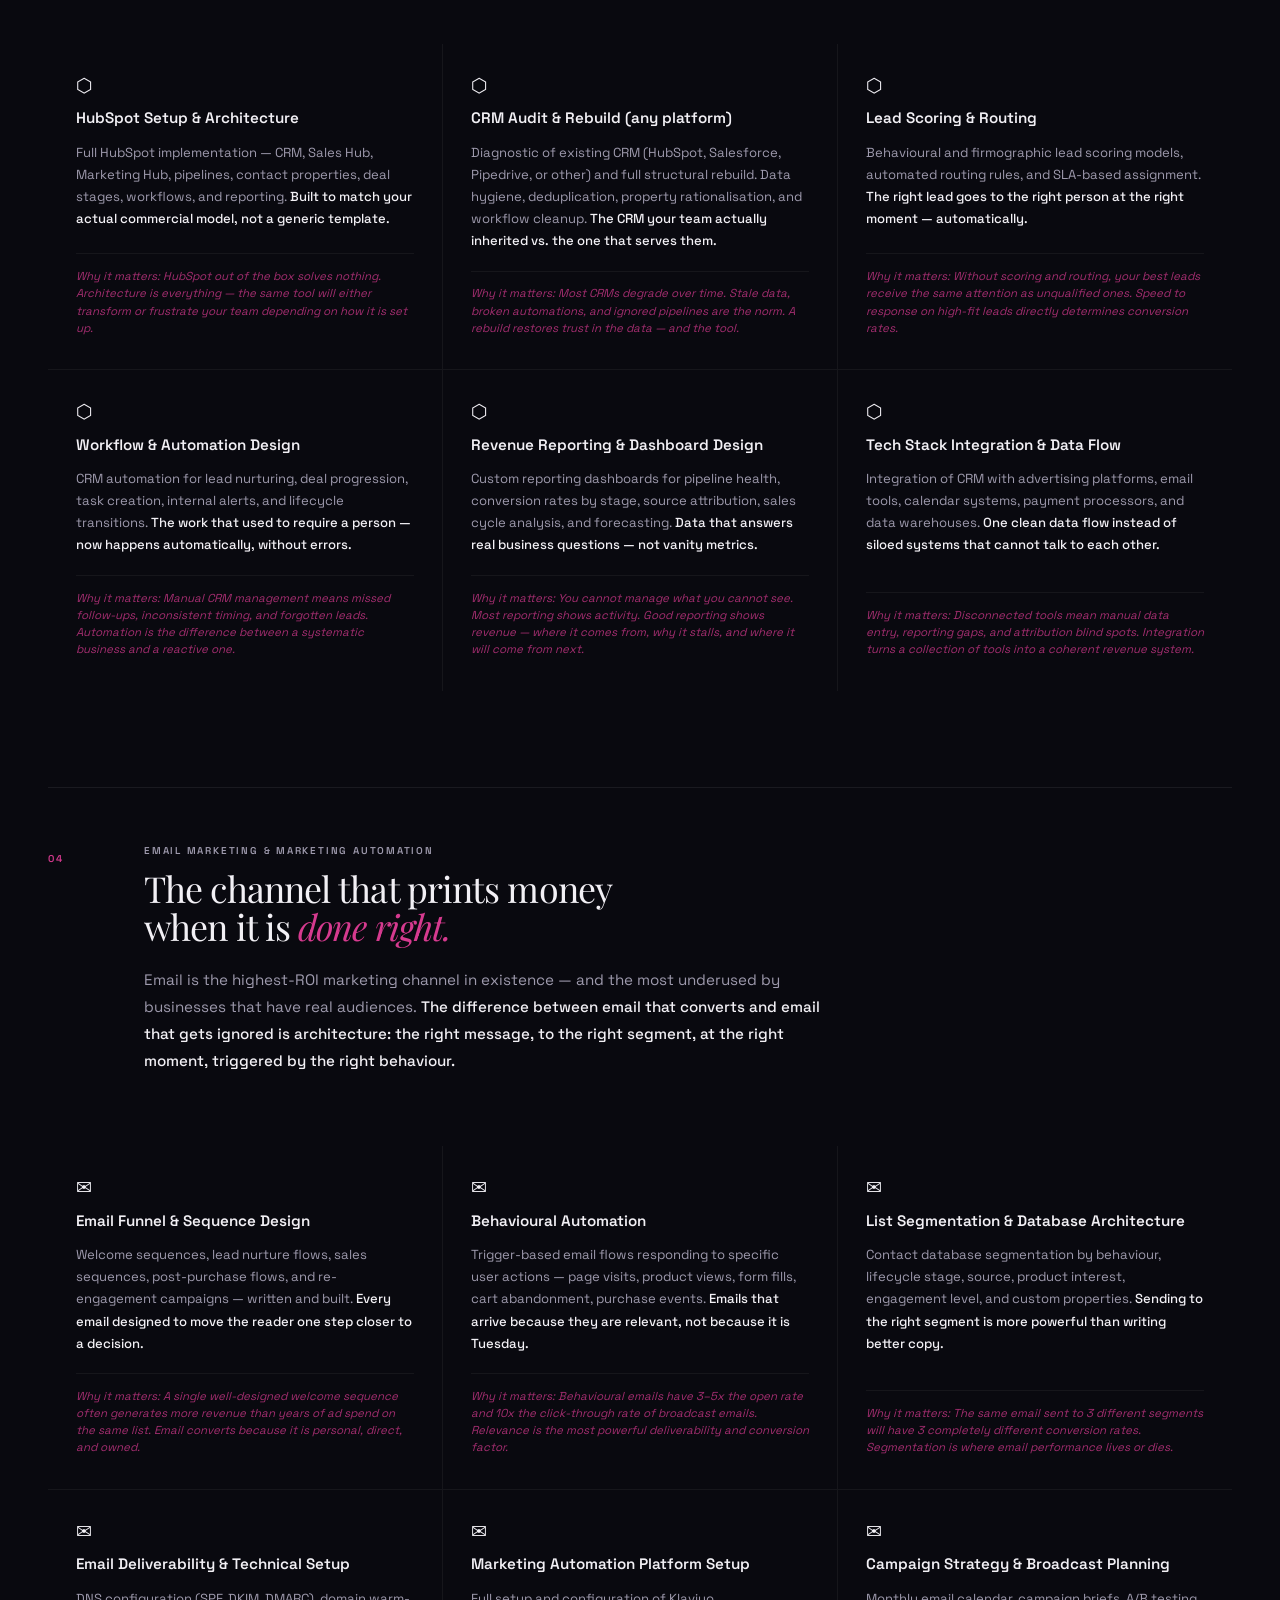
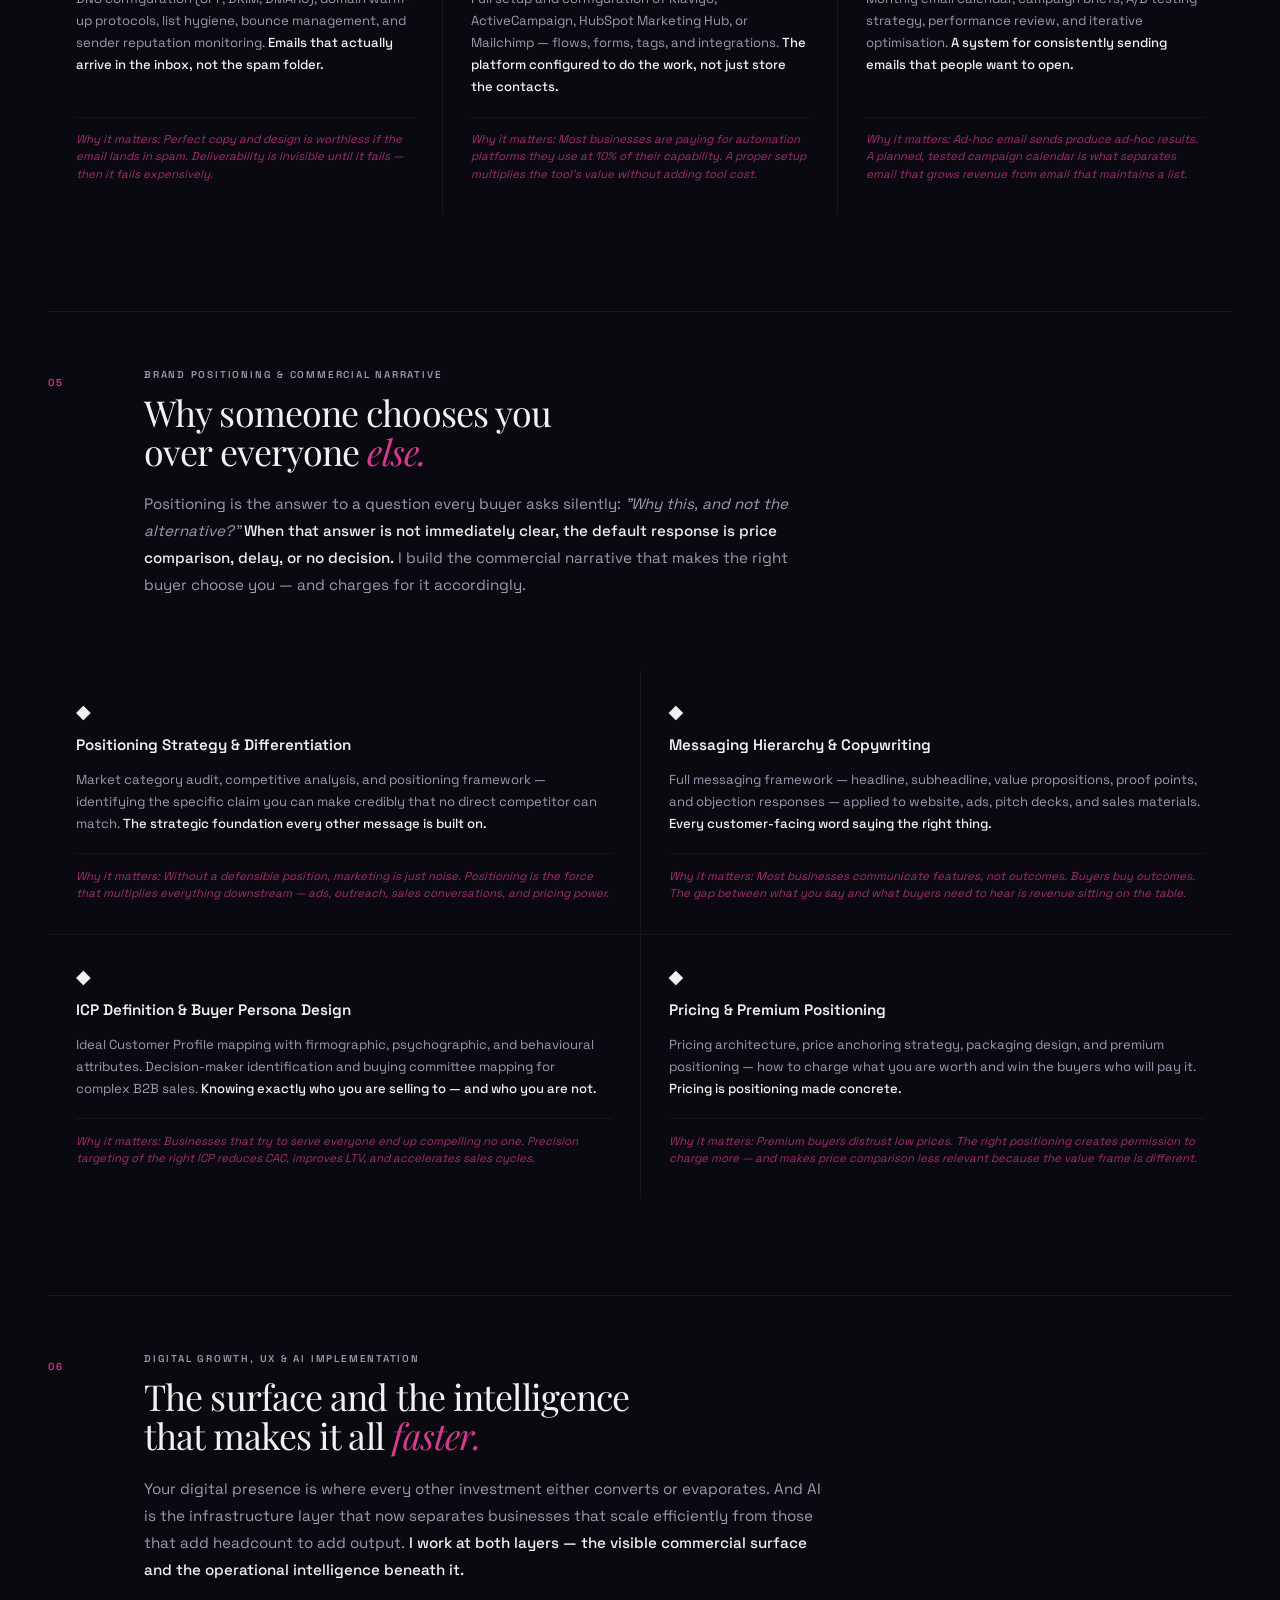
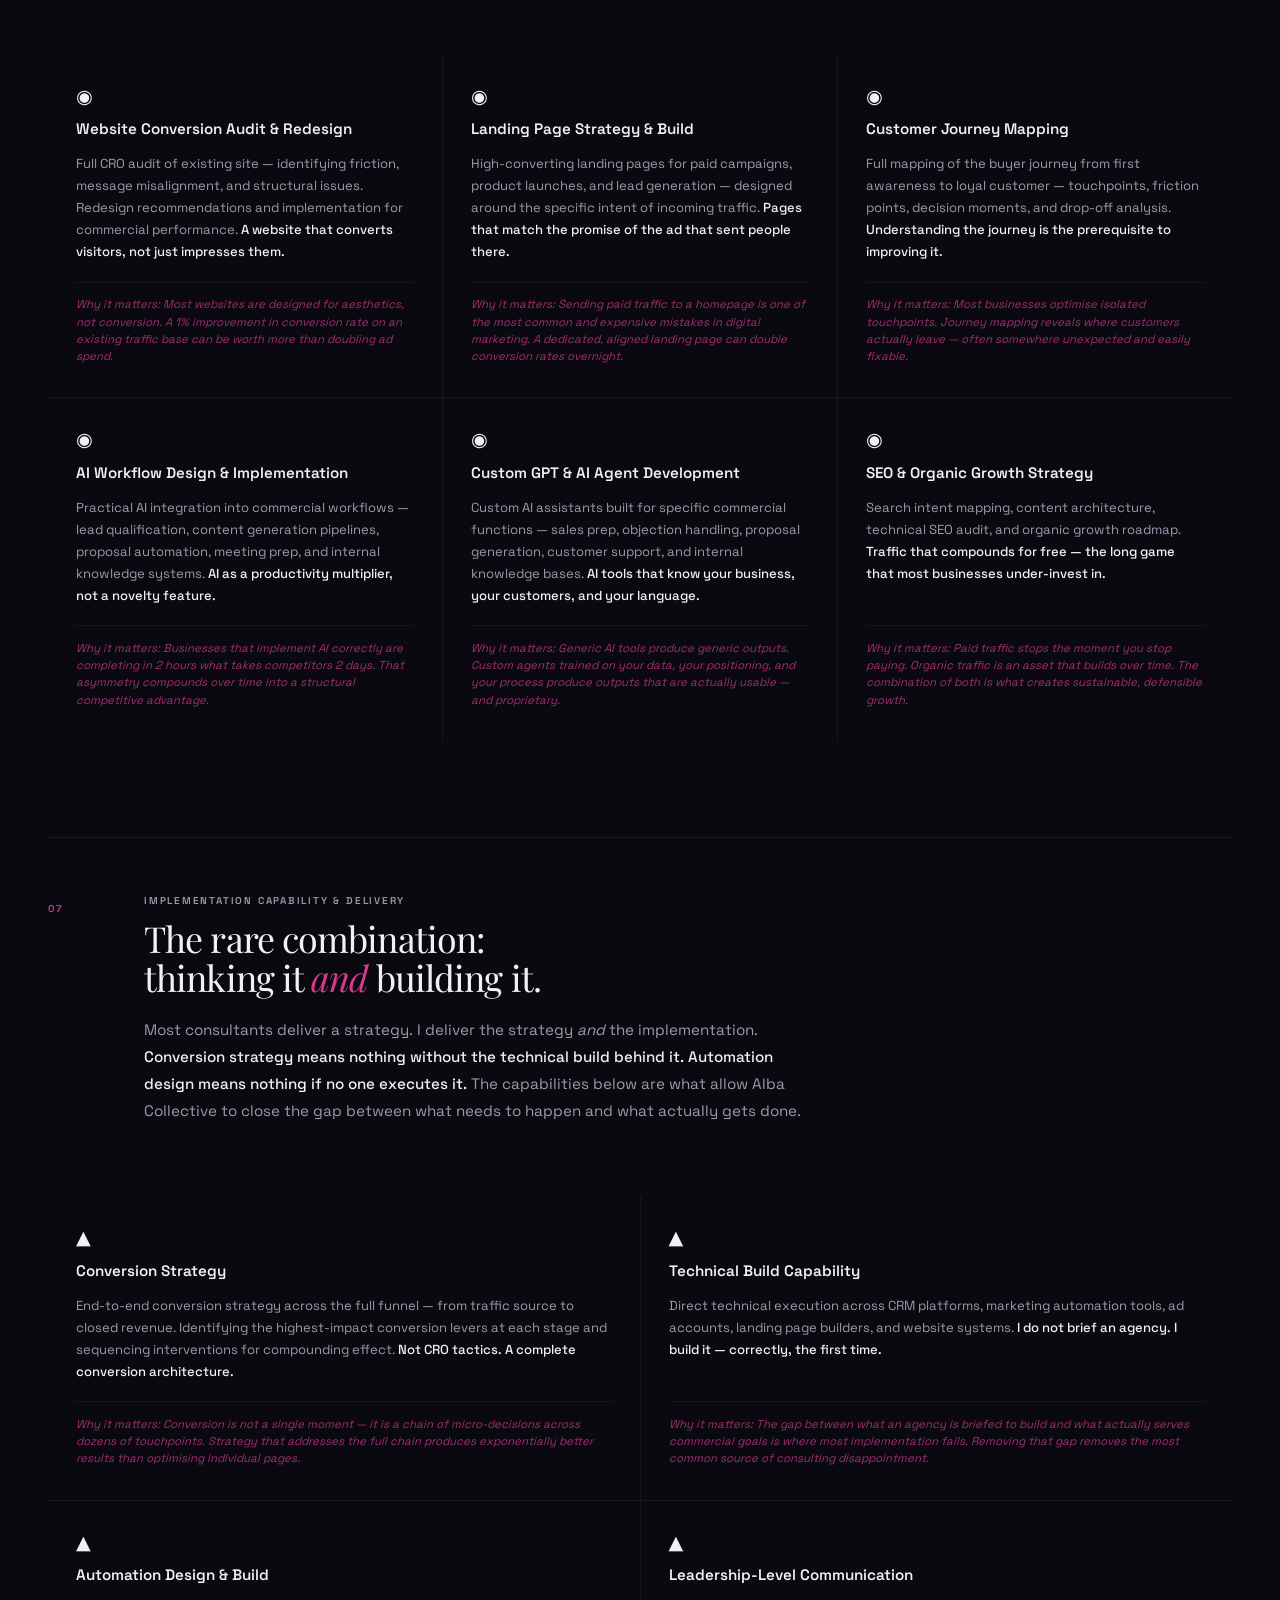
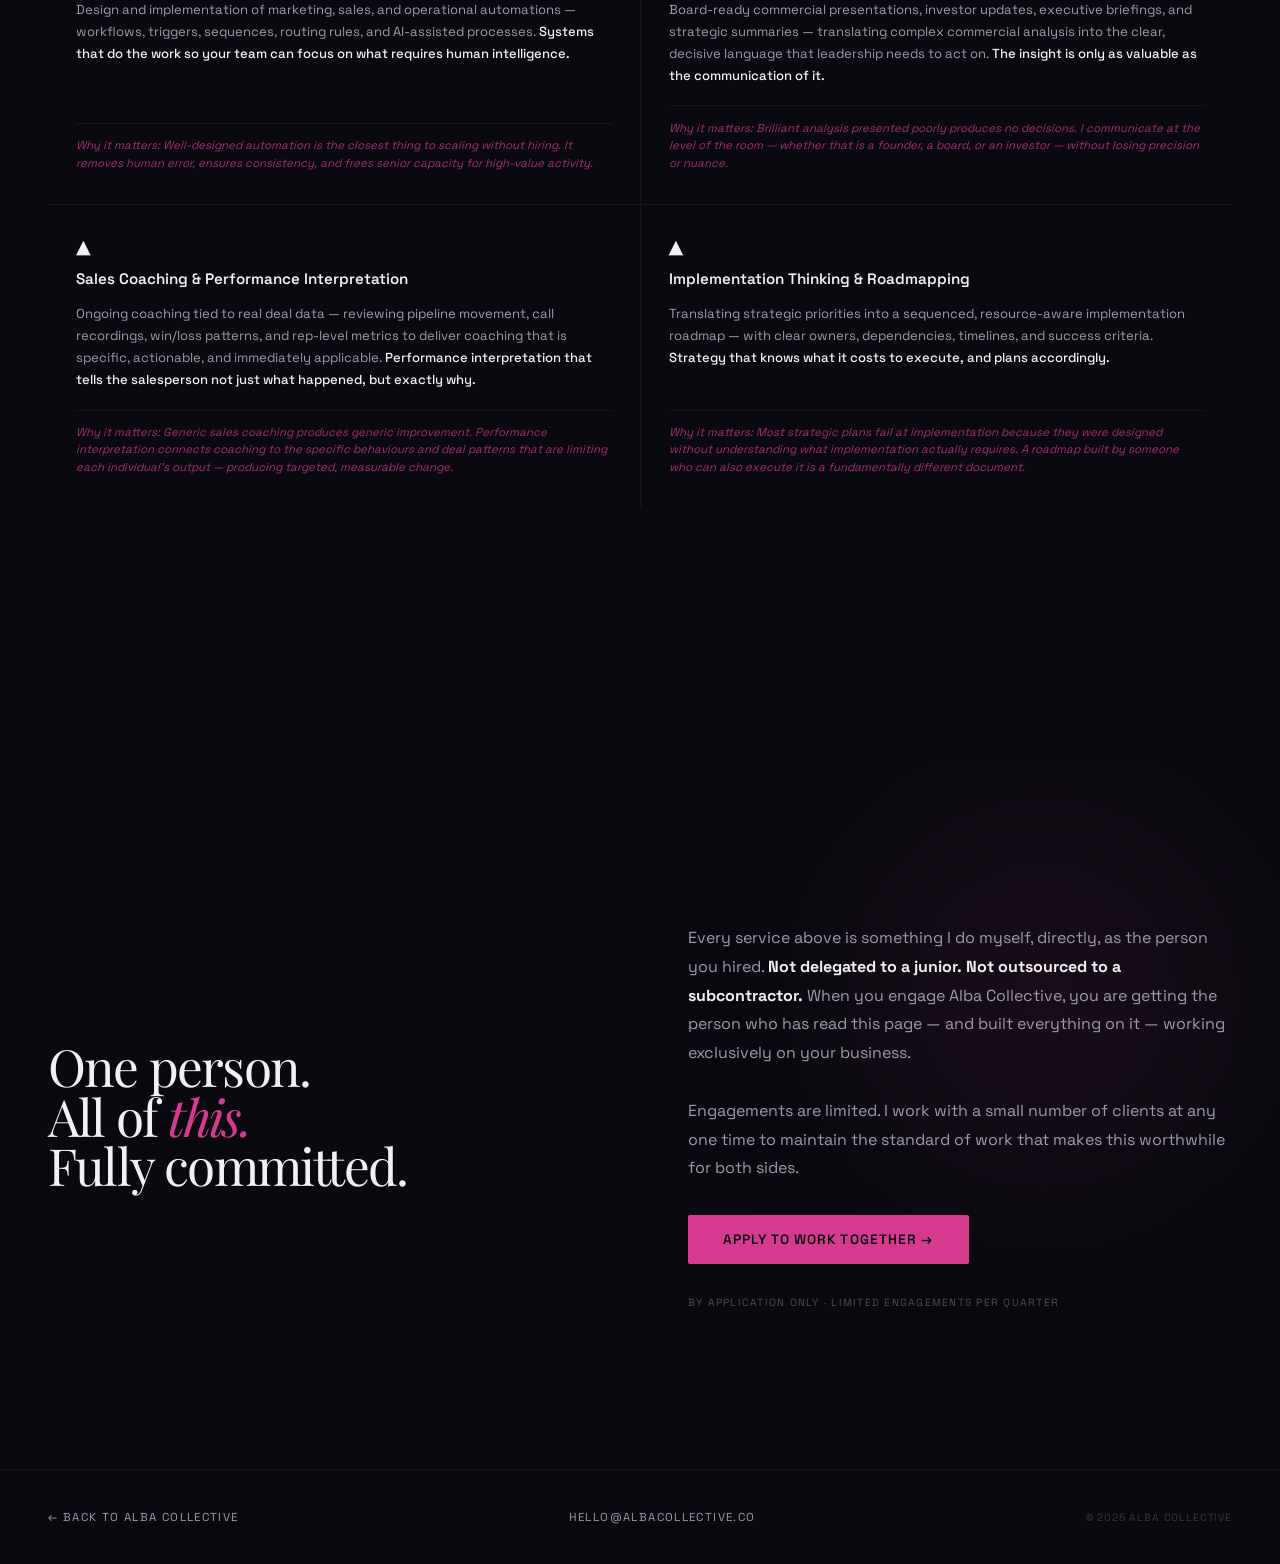
<file: the-architecture.html>
<!DOCTYPE html>
<html lang="en">
<head>
  <meta charset="UTF-8" />
  <meta name="viewport" content="width=device-width, initial-scale=1.0" />
  <title>The Architecture — Alba Collective</title>
  <meta name="description" content="Every specific thing Tulu does at Alba Collective — from Google Ads to sales coaching, CRM architecture, brand positioning, and AI implementation." />
  <link rel="preconnect" href="https://fonts.googleapis.com" />
  <link rel="preconnect" href="https://fonts.gstatic.com" crossorigin />
  <link href="https://fonts.googleapis.com/css2?family=Playfair+Display:ital,wght@0,400;0,500;1,400;1,500&family=Space+Grotesk:wght@300;400;500;600&display=swap" rel="stylesheet" />
  <!-- Consent Mode v2 + Cookie Banner -->
  <script src="consent.js"></script>
  <style>
    *, *::before, *::after { box-sizing: border-box; margin: 0; padding: 0; }
    :root {
      --black:     #09090f;
      --black-soft:#0f0e18;
      --pink:      #D63A8F;
      --pink-dim:  rgba(214,58,143,0.22);
      --off-white: #f2f0f5;
      --ash:       #9e9aad;
      --serif:     'Playfair Display', Georgia, serif;
      --sans:      'Space Grotesk', system-ui, sans-serif;
      --ease:      cubic-bezier(0.16, 1, 0.3, 1);
      --max-w:     1240px;
    }
    html { scroll-behavior: smooth; }
    body { background: var(--black); color: var(--off-white); font-family: var(--sans); -webkit-font-smoothing: antialiased; overflow-x: hidden; }

    /* NAV */
    nav { position: fixed; top: 0; left: 0; right: 0; z-index: 100; padding: 0 3rem; border-bottom: 1px solid rgba(255,255,255,0.05); background: rgba(9,9,15,0.9); backdrop-filter: blur(16px); display: flex; align-items: center; justify-content: space-between; height: 64px; }
    .nav-logo { display: flex; align-items: center; text-decoration: none; }
    .nav-logo svg { width: 100px; height: 32px; }
    .nav-links { display: flex; align-items: center; gap: 2.5rem; }
    .nav-links a { font-size: 0.78rem; font-weight: 500; letter-spacing: 0.06em; text-transform: uppercase; color: var(--ash); text-decoration: none; transition: color 0.2s; }
    .nav-links a:hover, .nav-links a.active { color: var(--off-white); }
    .nav-cta { display: inline-flex; align-items: center; gap: 0.5rem; font-family: var(--sans); font-size: 0.78rem; font-weight: 600; letter-spacing: 0.08em; text-transform: uppercase; color: var(--black); background: var(--pink); padding: 0.55rem 1.4rem; border-radius: 2px; text-decoration: none; transition: opacity 0.2s; }
    .nav-cta:hover { opacity: 0.85; }

    /* HERO */
    .hero {
      min-height: 100vh; display: flex; flex-direction: column; justify-content: flex-end;
      padding: 0 3rem 7rem; position: relative; overflow: hidden;
    }
    .hero-bg { position: absolute; inset: 0; pointer-events: none;
      background: radial-gradient(ellipse 55% 50% at 75% 15%, rgba(214,58,143,0.11) 0%, transparent 70%),
                  radial-gradient(ellipse 40% 55% at 12% 85%, rgba(214,58,143,0.06) 0%, transparent 70%); }
    .hero-grid { position: absolute; inset: 0; pointer-events: none; opacity: 0.035;
      background-image: linear-gradient(var(--off-white) 1px, transparent 1px), linear-gradient(90deg, var(--off-white) 1px, transparent 1px);
      background-size: 80px 80px; }
    .hero-label { font-size: 0.62rem; font-weight: 600; letter-spacing: 0.22em; text-transform: uppercase; color: var(--pink); margin-bottom: 2.5rem; display: flex; align-items: center; gap: 1rem; }
    .hero-label::before { content: ''; width: 28px; height: 1px; background: var(--pink); }
    .hero-inner { max-width: var(--max-w); width: 100%; position: relative; z-index: 1; }
    .hero-h1 { font-family: var(--serif); font-weight: 400; font-size: clamp(3.5rem, 8vw, 9rem); line-height: 0.93; letter-spacing: -0.04em; color: var(--off-white); margin-bottom: 3rem; }
    .hero-h1 em { color: var(--pink); font-style: italic; }
    .hero-bottom { display: grid; grid-template-columns: 1.2fr 1fr; gap: 5rem; align-items: end; }
    .hero-desc { font-size: 1.05rem; line-height: 1.78; color: var(--ash); }
    .hero-desc strong { color: var(--off-white); font-weight: 500; }
    .hero-aside { display: flex; flex-direction: column; gap: 1.25rem; align-items: flex-end; }
    .hero-stat { font-size: 0.62rem; letter-spacing: 0.16em; text-transform: uppercase; color: rgba(242,240,245,0.3); }
    .hero-stat span { color: var(--off-white); margin-left: 0.5rem; }
    .btn-primary { display: inline-flex; align-items: center; gap: 0.75rem; font-family: var(--sans); font-size: 0.85rem; font-weight: 600; letter-spacing: 0.08em; text-transform: uppercase; color: var(--black); background: var(--pink); padding: 1rem 2.2rem; border-radius: 2px; text-decoration: none; transition: opacity 0.2s, transform 0.2s var(--ease); }
    .btn-primary:hover { opacity: 0.85; transform: translateY(-2px); }

    /* TICKER */
    .ticker { border-top: 1px solid rgba(255,255,255,0.05); border-bottom: 1px solid rgba(255,255,255,0.05); padding: 1.6rem 0; overflow: hidden; }
    .ticker-track { display: flex; gap: 3rem; white-space: nowrap; animation: ticker 28s linear infinite; font-size: 0.62rem; letter-spacing: 0.18em; text-transform: uppercase; color: rgba(242,240,245,0.22); }
    .ticker-track em { color: var(--pink); font-style: normal; margin: 0 0.5rem; }
    @keyframes ticker { from { transform: translateX(0); } to { transform: translateX(-50%); } }

    /* SECTION HEADER */
    .sec-intro { max-width: var(--max-w); margin: 0 auto; padding: 8rem 3rem 5rem; }
    .sec-tag { font-size: 0.62rem; font-weight: 600; letter-spacing: 0.2em; text-transform: uppercase; color: var(--pink); display: flex; align-items: center; gap: 0.75rem; margin-bottom: 1.5rem; }
    .sec-tag::before { content: ''; width: 22px; height: 1px; background: var(--pink); }
    .sec-h2 { font-family: var(--serif); font-size: clamp(2.8rem, 4.5vw, 5rem); font-weight: 400; line-height: 0.97; letter-spacing: -0.035em; color: var(--off-white); }
    .sec-h2 em { color: var(--pink); font-style: italic; }
    .sec-intro-grid { display: grid; grid-template-columns: 1fr 1fr; gap: 5rem; margin-top: 3rem; }
    .sec-intro-desc { font-size: 1rem; line-height: 1.82; color: var(--ash); }
    .sec-intro-desc strong { color: var(--off-white); font-weight: 500; }

    /* CAPABILITY CLUSTERS */
    .clusters { padding: 0 3rem 10rem; }

    .cluster { max-width: var(--max-w); margin: 0 auto 6rem; }
    .cluster-header {
      display: grid; grid-template-columns: 56px 1fr; gap: 2.5rem;
      align-items: start; padding: 3.5rem 0 2rem;
      border-top: 1px solid rgba(255,255,255,0.07);
    }
    .cluster-num { font-size: 0.62rem; font-weight: 600; letter-spacing: 0.18em; color: var(--pink); text-transform: uppercase; padding-top: 0.5rem; }
    .cluster-title-block { }
    .cluster-area { font-size: 0.62rem; font-weight: 600; letter-spacing: 0.18em; text-transform: uppercase; color: var(--ash); margin-bottom: 0.75rem; }
    .cluster-h3 { font-family: var(--serif); font-size: clamp(1.8rem, 2.8vw, 2.8rem); font-weight: 400; line-height: 1.08; letter-spacing: -0.025em; color: var(--off-white); margin-bottom: 1.25rem; }
    .cluster-h3 em { color: var(--pink); font-style: italic; }
    .cluster-lead { font-size: 0.95rem; line-height: 1.78; color: var(--ash); max-width: 680px; }
    .cluster-lead strong { color: var(--off-white); font-weight: 500; }

    /* Service cards within a cluster */
    .services-grid {
      display: grid; grid-template-columns: repeat(3, 1fr);
      gap: 1px; margin-top: 2.5rem;
      background: rgba(255,255,255,0.05);
    }
    .svc {
      background: var(--black); padding: 2rem 1.75rem;
      display: flex; flex-direction: column; gap: 0.9rem;
      transition: background 0.25s var(--ease);
      position: relative;
    }
    .svc::before { content: ''; position: absolute; top: 0; left: 0; right: 0; height: 2px; background: var(--pink); transform: scaleX(0); transform-origin: left; transition: transform 0.3s var(--ease); }
    .svc:hover { background: rgba(214,58,143,0.04); }
    .svc:hover::before { transform: scaleX(1); }
    .svc-icon { font-size: 1.2rem; line-height: 1; }
    .svc-name { font-family: var(--sans); font-size: 0.95rem; font-weight: 600; color: var(--off-white); line-height: 1.2; }
    .svc-desc { font-size: 0.82rem; line-height: 1.68; color: var(--ash); flex: 1; }
    .svc-desc strong { color: var(--off-white); font-weight: 500; }
    .svc-why { font-size: 0.72rem; line-height: 1.5; color: rgba(214,58,143,0.75); font-style: italic; border-top: 1px solid rgba(255,255,255,0.05); padding-top: 0.85rem; margin-top: 0.25rem; }

    /* 2-col services variant */
    .services-grid--2 { grid-template-columns: repeat(2, 1fr); }
    .services-grid--4 { grid-template-columns: repeat(4, 1fr); }

    /* STATEMENT BREAK */
    .break-section { background: var(--black-soft); padding: 7rem 3rem; border-top: 1px solid rgba(255,255,255,0.04); border-bottom: 1px solid rgba(255,255,255,0.04); }
    .break-inner { max-width: var(--max-w); margin: 0 auto; display: grid; grid-template-columns: 1fr 1fr; gap: 5rem; align-items: center; }
    .break-h2 { font-family: var(--serif); font-size: clamp(2rem, 3.5vw, 3.8rem); font-weight: 400; line-height: 1.05; letter-spacing: -0.03em; color: var(--off-white); }
    .break-h2 em { color: var(--pink); font-style: italic; }
    .break-body { font-size: 0.95rem; line-height: 1.82; color: var(--ash); }
    .break-body strong { color: var(--off-white); font-weight: 500; }

    /* CTA */
    .cta-section { padding: 10rem 3rem; position: relative; overflow: hidden; }
    .cta-orb { position: absolute; width: 600px; height: 600px; border-radius: 50%; background: radial-gradient(ellipse, rgba(214,58,143,0.1) 0%, transparent 70%); filter: blur(80px); top: -10%; right: -5%; pointer-events: none; }
    .cta-inner { max-width: var(--max-w); margin: 0 auto; display: grid; grid-template-columns: 1fr 1fr; gap: 6rem; align-items: center; position: relative; z-index: 1; }
    .cta-h2 { font-family: var(--serif); font-size: clamp(2.5rem, 4vw, 5rem); font-weight: 400; line-height: 0.97; letter-spacing: -0.035em; color: var(--off-white); }
    .cta-h2 em { color: var(--pink); font-style: italic; }
    .cta-body { display: flex; flex-direction: column; align-items: flex-start; gap: 2rem; }
    .cta-body p { font-size: 1rem; line-height: 1.8; color: var(--ash); }
    .cta-body p strong { color: var(--off-white); }
    .cta-note { font-size: 0.65rem; letter-spacing: 0.12em; text-transform: uppercase; color: rgba(242,240,245,0.3); }

    /* FOOTER */
    footer { padding: 2.5rem 3rem; border-top: 1px solid rgba(255,255,255,0.06); display: flex; align-items: center; justify-content: space-between; }
    footer a { font-size: 0.72rem; text-transform: uppercase; letter-spacing: 0.12em; color: var(--ash); text-decoration: none; transition: color 0.2s; }
    footer a:hover { color: var(--off-white); }
    footer span { font-size: 0.65rem; color: rgba(242,240,245,0.2); letter-spacing: 0.08em; text-transform: uppercase; }

    /* ANIMATIONS */
    [data-reveal] { opacity: 0; transform: translateY(24px); transition: opacity 0.6s var(--ease), transform 0.6s var(--ease); }
    [data-reveal].vis { opacity: 1; transform: none; }

    /* RESPONSIVE */
    @media (max-width: 960px) {
      nav { padding: 0 1.5rem; }
      .nav-links { display: none; }
      .hero { padding: 0 1.5rem 5rem; }
      .hero-bottom { grid-template-columns: 1fr; gap: 2.5rem; }
      .hero-aside { align-items: flex-start; }
      .sec-intro { padding: 6rem 1.5rem 4rem; }
      .sec-intro-grid { grid-template-columns: 1fr; gap: 2rem; }
      .clusters { padding: 0 1.5rem 6rem; }
      .cluster-header { grid-template-columns: 1fr; gap: 0.5rem; padding: 2.5rem 0 1.5rem; }
      .services-grid { grid-template-columns: 1fr 1fr; }
      .services-grid--4 { grid-template-columns: 1fr 1fr; }
      .break-inner { grid-template-columns: 1fr; gap: 2.5rem; }
      .cta-inner { grid-template-columns: 1fr; gap: 3rem; }
      .break-section, .cta-section { padding: 6rem 1.5rem; }
    }
    @media (max-width: 600px) {
      .services-grid, .services-grid--2, .services-grid--4 { grid-template-columns: 1fr; }
    }
  </style>
</head>
<body>

  <nav>
    <a href="index.html" class="nav-logo" aria-label="Alba Collective">
      <svg viewBox="0 0 120 40" fill="none" xmlns="http://www.w3.org/2000/svg">
        <polygon points="18,32 30,8 42,32" fill="white"/>
        <polygon points="22.5,32 30,17 37.5,32" fill="#09090f"/>
        <rect x="28.5" y="24" width="3" height="8" fill="#D63A8F"/>
        <path d="M56,8 A16,16 0 1,0 56,32 L56,27 A11,11 0 1,1 56,13 Z" fill="white"/>
        <text x="0" y="40" font-family="'Space Grotesk',sans-serif" font-size="7" font-weight="600" letter-spacing="3" fill="white">ALBA COLLECTIVE</text>
      </svg>
    </a>
    <div class="nav-links">
      <a href="the-architecture.html" class="active">The Architecture</a>
      <a href="index.html#model">How It Works</a>
      <a href="index.html#founder">Tulu</a>
    </div>
    <a href="index.html#apply" class="nav-cta">Apply →</a>
  </nav>

  <!-- HERO -->
  <section class="hero">
    <div class="hero-bg"></div>
    <div class="hero-grid"></div>
    <div class="hero-label" data-reveal>Alba Collective — What I Do, Exactly</div>
    <div class="hero-inner">
      <h1 class="hero-h1" data-reveal style="transition-delay:.07s">
        Everything.<br /><em>In one place.</em>
      </h1>
      <div class="hero-bottom">
        <p class="hero-desc" data-reveal style="transition-delay:.14s">
          Most consultants do one thing well. I do the full commercial system —
          <strong>paid advertising, sales coaching, CRM architecture, brand positioning,
          email automation, conversion design, and AI implementation</strong> — because the
          system only performs when every part is connected. Here is exactly what that means.
        </p>
        <div class="hero-aside" data-reveal style="transition-delay:.21s">
          <div class="hero-stat">Markets <span>B2C · B2B · B2G</span></div>
          <div class="hero-stat">Geography <span>Europe & USA</span></div>
          <div class="hero-stat">Delivery <span>Founder-led, always</span></div>
          <a href="index.html#apply" class="btn-primary" style="margin-top:1rem">Apply to Work Together →</a>
        </div>
      </div>
    </div>
  </section>

  <!-- TICKER -->
  <div class="ticker">
    <div class="ticker-track">
      Google Ads <em>·</em> Sales Coaching <em>·</em> HubSpot Architecture <em>·</em> Email Automation <em>·</em> Brand Positioning <em>·</em> CRO <em>·</em> Sales Process Design <em>·</em> AI Workflows <em>·</em> Funnel Strategy <em>·</em> Revenue Operations <em>·</em> LinkedIn Outbound <em>·</em> Pricing Strategy <em>·</em>
      Google Ads <em>·</em> Sales Coaching <em>·</em> HubSpot Architecture <em>·</em> Email Automation <em>·</em> Brand Positioning <em>·</em> CRO <em>·</em> Sales Process Design <em>·</em> AI Workflows <em>·</em> Funnel Strategy <em>·</em> Revenue Operations <em>·</em> LinkedIn Outbound <em>·</em> Pricing Strategy <em>·</em>
    </div>
  </div>

  <!-- INTRO -->
  <div class="sec-intro" data-reveal>
    <div class="sec-tag">The Full Scope</div>
    <h2 class="sec-h2">Six areas. <em>Dozens of specifics.</em><br />One connected system.</h2>
    <div class="sec-intro-grid">
      <p class="sec-intro-desc">
        Below is every specific thing I do — broken down by area, named explicitly, and explained in plain language.
        <strong>No vague "strategy consulting."</strong> No abstract frameworks. Just the real work that moves revenue.
      </p>
      <p class="sec-intro-desc">
        Every service below is something I have done repeatedly, for real businesses, in real markets.
        When you engage Alba Collective, you are not hiring a generalist agency.
        <strong>You are hiring the person who has done each of these things — and knows how they connect.</strong>
      </p>
    </div>
  </div>

  <div class="clusters">

    <!-- ═══ CLUSTER 0: THE DIAGNOSTIC ═══ -->
    <div class="cluster">
      <div class="cluster-header" data-reveal>
        <div class="cluster-num">00</div>
        <div class="cluster-title-block">
          <div class="cluster-area">Commercial Diagnostic & Business Analysis</div>
          <h3 class="cluster-h3">Before any solution,<br /><em>a precise diagnosis.</em></h3>
          <p class="cluster-lead">
            Every engagement begins here. <strong>What you believe is the problem is almost never the actual problem.</strong>
            The diagnostic phase is where I examine the full commercial organism — from the data to the team,
            from the funnel to the offer. Nothing is assumed. Nothing is skipped.
            The work that follows is only as good as the understanding that precedes it.
          </p>
        </div>
      </div>
      <div class="services-grid" data-reveal>
        <div class="svc">
          <div class="svc-icon">⊕</div>
          <div class="svc-name">Business Analysis & Commercial Review</div>
          <div class="svc-desc">A structured analysis of the entire business model — revenue streams, cost structure, unit economics, growth levers, and constraints. <strong>Understanding where money comes from, where it goes, and where it should come from next.</strong></div>
          <div class="svc-why">Why it matters: Most commercial problems are symptoms. Business analysis finds the cause — and the cause is almost always structural, not tactical.</div>
        </div>
        <div class="svc">
          <div class="svc-icon">⊕</div>
          <div class="svc-name">SWOT Analysis (Commercial Focus)</div>
          <div class="svc-desc">Not the generic SWOT you fill in a template — a rigorous commercial SWOT that maps internal capabilities to external market conditions, identifies asymmetric advantages, and exposes hidden vulnerabilities. <strong>Strategic honesty, not executive comfort.</strong></div>
          <div class="svc-why">Why it matters: The most dangerous weaknesses are the ones leadership is not looking at. A commercially honest SWOT creates the clarity that produces decisive strategy.</div>
        </div>
        <div class="svc">
          <div class="svc-icon">⊕</div>
          <div class="svc-name">Competitor Analysis</div>
          <div class="svc-desc">Structured review of direct and indirect competitors — positioning, pricing, messaging, channels, product, and customer perception. <strong>Where the market is leaving gaps, and where you have defensible ground.</strong></div>
          <div class="svc-why">Why it matters: Businesses that do not map their competitive landscape consistently undercharge, over-explain, and position against the wrong alternatives.</div>
        </div>
        <div class="svc">
          <div class="svc-icon">⊕</div>
          <div class="svc-name">Customer Journey Analysis</div>
          <div class="svc-desc">Full mapping of every touchpoint from first awareness to post-purchase — identifying where buyers drop off, what creates hesitation, and what accelerates decisions. <strong>Seeing the business the way the customer experiences it.</strong></div>
          <div class="svc-why">Why it matters: The gap between the journey you believe customers take and the one they actually take is where revenue is lost — visibly and invisibly.</div>
        </div>
        <div class="svc">
          <div class="svc-icon">⊕</div>
          <div class="svc-name">CRM & Pipeline Review</div>
          <div class="svc-desc">Deep audit of existing CRM data, pipeline structure, deal stages, data quality, and process adherence. <strong>What the pipeline says is happening versus what is actually happening.</strong></div>
          <div class="svc-why">Why it matters: Most pipelines are optimistic fictions. A rigorous pipeline review produces an accurate forecast and reveals process failures hiding inside clean-looking data.</div>
        </div>
        <div class="svc">
          <div class="svc-icon">⊕</div>
          <div class="svc-name">Website Teardown</div>
          <div class="svc-desc">Page-by-page commercial critique of the website — messaging clarity, conversion architecture, UX friction, social proof, and call-to-action effectiveness. <strong>The site through the eyes of a sceptical buyer, not the internal team.</strong></div>
          <div class="svc-why">Why it matters: Every business is too close to its own website to see what visitors actually experience. An objective teardown consistently reveals conversion failures that are simple to fix.</div>
        </div>
        <div class="svc">
          <div class="svc-icon">⊕</div>
          <div class="svc-name">Funnel Diagnosis</div>
          <div class="svc-desc">Quantitative and qualitative analysis of the full marketing and sales funnel — traffic volumes, conversion rates at each stage, drop-off points, and revenue attribution. <strong>Finding exactly where the funnel leaks and why.</strong></div>
          <div class="svc-why">Why it matters: A leaky funnel cannot be fixed by pouring more traffic in. Diagnosis identifies the smallest change with the largest impact on downstream revenue.</div>
        </div>
        <div class="svc">
          <div class="svc-icon">⊕</div>
          <div class="svc-name">Sales Call Analysis</div>
          <div class="svc-desc">Review of recorded sales calls — identifying patterns in objections, qualification failures, missed discovery, premature closing attempts, and verbal positioning errors. <strong>The truth about what is happening in the room where the deal is made or lost.</strong></div>
          <div class="svc-why">Why it matters: Sales managers review results. I review conversations. Results are outputs — conversations are where they are determined. Call analysis is where performance improvement actually lives.</div>
        </div>
        <div class="svc">
          <div class="svc-icon">⊕</div>
          <div class="svc-name">Team Interviews & Capability Assessment</div>
          <div class="svc-desc">Structured interviews with commercial team members — sales, marketing, customer success — to surface ground-level intelligence, process gaps, and team dynamics that leadership often cannot see. <strong>The diagnosis the org chart cannot give you.</strong></div>
          <div class="svc-why">Why it matters: The people closest to the customer almost always know where the problems are. They are rarely asked. Team interviews surface what dashboards conceal.</div>
        </div>
        <div class="svc">
          <div class="svc-icon">⊕</div>
          <div class="svc-name">Data Health Analysis</div>
          <div class="svc-desc">Audit of data quality across CRM, analytics, advertising platforms, and email — identifying tracking gaps, data inconsistencies, attribution errors, and reporting blind spots. <strong>Because decisions built on bad data are worse than no data at all.</strong></div>
          <div class="svc-why">Why it matters: Most businesses are making strategic decisions on data they have never audited. Bad tracking produces false confidence. Data health is the prerequisite to everything analytical.</div>
        </div>
        <div class="svc">
          <div class="svc-icon">⊕</div>
          <div class="svc-name">Offer Evaluation</div>
          <div class="svc-desc">Commercial critique of the core offer — what is being sold, how it is packaged, what it is priced at, how it is communicated, and whether it is the right offer for the right market. <strong>The offer is the atom of the commercial model. Everything else orbits it.</strong></div>
          <div class="svc-why">Why it matters: Many businesses with excellent products are selling the wrong version of them, to the wrong segment, at the wrong price, with the wrong emphasis. Offer evaluation resets the foundation.</div>
        </div>
        <div class="svc">
          <div class="svc-icon">⊕</div>
          <div class="svc-name">Channel Analysis</div>
          <div class="svc-desc">Performance review of all active acquisition and revenue channels — paid, organic, outbound, referral, partnership — with efficiency metrics, attribution analysis, and strategic prioritisation. <strong>Which channels deserve more investment and which are burning budget with no path to scale.</strong></div>
          <div class="svc-why">Why it matters: Most businesses spread effort across channels without a clear understanding of relative performance. Channel analysis produces the focus that accelerates growth without adding cost.</div>
        </div>
      </div>
    </div>

    <!-- ═══ CLUSTER 1: PAID ADVERTISING ═══ -->
    <div class="cluster">
      <div class="cluster-header" data-reveal>
        <div class="cluster-num">01</div>
        <div class="cluster-title-block">
          <div class="cluster-area">Paid Advertising & Demand Generation</div>
          <h3 class="cluster-h3">Getting the right people<br />to find you — <em>profitably.</em></h3>
          <p class="cluster-lead">
            Paid media is not about spending more. It is about spending correctly.
            <strong>Most businesses waste 40–60% of their ad budget on the wrong audiences, wrong messages,
            or broken funnels.</strong> I fix the full system — the targeting, the creative strategy,
            the landing page, the follow-up — so every euro spent has a coherent path to revenue.
          </p>
        </div>
      </div>
      <div class="services-grid" data-reveal>
        <div class="svc">
          <div class="svc-icon">◎</div>
          <div class="svc-name">Google Ads (Search & Shopping)</div>
          <div class="svc-desc">Full campaign setup, keyword architecture, bid strategy, match type structure, negative keyword management, and ongoing optimisation. <strong>Search ads that capture intent at the exact moment of decision.</strong></div>
          <div class="svc-why">Why it matters: Search is the highest-intent channel that exists. Done right, it is revenue on demand. Done wrong, it burns budget with nothing to show.</div>
        </div>
        <div class="svc">
          <div class="svc-icon">◎</div>
          <div class="svc-name">Google Ads (Performance Max & Display)</div>
          <div class="svc-desc">Asset group architecture, audience signal design, creative strategy, and feed optimisation for e-commerce and lead generation. <strong>Automated campaigns that are actually controlled.</strong></div>
          <div class="svc-why">Why it matters: PMax can be the highest-performing or highest-wasting campaign type in your account — it entirely depends on structure and oversight.</div>
        </div>
        <div class="svc">
          <div class="svc-icon">◎</div>
          <div class="svc-name">Meta Ads (Facebook & Instagram)</div>
          <div class="svc-desc">Campaign architecture, audience strategy (cold / warm / retargeting), creative briefing and testing frameworks, and funnel alignment. <strong>Social advertising that converts, not just reaches.</strong></div>
          <div class="svc-why">Why it matters: Meta's power is in audience targeting and creative. Without a systematic testing approach, you are paying for data you never use.</div>
        </div>
        <div class="svc">
          <div class="svc-icon">◎</div>
          <div class="svc-name">LinkedIn Advertising & Outbound</div>
          <div class="svc-desc">Sponsored content, Lead Gen Forms, message campaigns, and outbound sequencing for B2B markets. <strong>The channel where decision-makers actually live.</strong></div>
          <div class="svc-why">Why it matters: LinkedIn is expensive and underused strategically. When positioned correctly, it produces the highest-quality B2B leads of any paid channel.</div>
        </div>
        <div class="svc">
          <div class="svc-icon">◎</div>
          <div class="svc-name">Ad Account Audit & Recovery</div>
          <div class="svc-desc">Full structural audit of existing Google or Meta accounts — identifying wasted spend, structural errors, tracking failures, and missed opportunities. <strong>Most accounts have 30–50% recoverable budget within 30 days.</strong></div>
          <div class="svc-why">Why it matters: Before adding budget, know where current budget is going. Audits consistently uncover 5-figure annual waste in mid-size accounts.</div>
        </div>
        <div class="svc">
          <div class="svc-icon">◎</div>
          <div class="svc-name">Conversion Tracking & Analytics Setup</div>
          <div class="svc-desc">GA4 configuration, Google Tag Manager setup, conversion event mapping, server-side tracking, and attribution modelling. <strong>If you cannot measure it, you cannot manage it.</strong></div>
          <div class="svc-why">Why it matters: Most businesses are optimising campaigns based on wrong or incomplete data. Tracking is the foundation everything else stands on.</div>
        </div>
      </div>
    </div>

    <!-- ═══ CLUSTER 2: SALES ═══ -->
    <div class="cluster">
      <div class="cluster-header" data-reveal>
        <div class="cluster-num">02</div>
        <div class="cluster-title-block">
          <div class="cluster-area">Sales Systems & Coaching</div>
          <h3 class="cluster-h3">Building the machine<br />that actually <em>closes.</em></h3>
          <p class="cluster-lead">
            Sales performance is not about talent — it is about design.
            <strong>When a sales process is well-designed, an average person performs above average.
            When it is not, even great salespeople struggle.</strong>
            I design the systems, coach the people, and build the infrastructure that makes closing consistent.
          </p>
        </div>
      </div>
      <div class="services-grid" data-reveal>
        <div class="svc">
          <div class="svc-icon">◈</div>
          <div class="svc-name">Sales Coaching (1:1 & Team)</div>
          <div class="svc-desc">Structured coaching for founders selling their own product, sales leaders, and individual reps. Discovery, objection handling, closing, negotiation, and deal review. <strong>Practical, deal-specific coaching — not theory.</strong></div>
          <div class="svc-why">Why it matters: The founder's ability to sell is the single fastest lever for early-stage revenue. Most founders undersell what they have built because they were never coached.</div>
        </div>
        <div class="svc">
          <div class="svc-icon">◈</div>
          <div class="svc-name">Sales Process Design</div>
          <div class="svc-desc">End-to-end sales process documentation — stages, criteria, actions, handoffs, and exit conditions. <strong>A written, shared, executable process that the whole team follows.</strong></div>
          <div class="svc-why">Why it matters: Without a defined process, every salesperson is improvising. Improvisation produces inconsistent results. Process produces predictable revenue.</div>
        </div>
        <div class="svc">
          <div class="svc-icon">◈</div>
          <div class="svc-name">Sales Playbook Development</div>
          <div class="svc-desc">Full sales playbook: ICP profiles, opening scripts, qualification frameworks, objection responses, competitive positioning, and closing sequences. <strong>The document that onboards, trains, and aligns your whole sales function.</strong></div>
          <div class="svc-why">Why it matters: Without a playbook, sales knowledge lives in the heads of individuals. When they leave, the knowledge leaves. A playbook makes the team the asset, not the person.</div>
        </div>
        <div class="svc">
          <div class="svc-icon">◈</div>
          <div class="svc-name">Pipeline Architecture & CRM Stage Design</div>
          <div class="svc-desc">Sales pipeline structure designed to reflect actual buyer behaviour — stages, probability weighting, required fields per stage, and stall triggers. <strong>A pipeline that tells the truth about what is happening and what comes next.</strong></div>
          <div class="svc-why">Why it matters: Most pipelines are wishful thinking. A well-designed pipeline is a forecasting tool — it tells you what revenue is coming before it arrives.</div>
        </div>
        <div class="svc">
          <div class="svc-icon">◈</div>
          <div class="svc-name">Outbound Sales Strategy & Sequencing</div>
          <div class="svc-desc">Outbound prospecting strategy, lead list architecture, cold email sequences, call scripts, and LinkedIn outreach cadences. <strong>A systematic approach to creating pipeline that does not wait for inbound.</strong></div>
          <div class="svc-why">Why it matters: Businesses that rely entirely on inbound are at the mercy of algorithms and attention. Outbound is controlled, predictable demand generation.</div>
        </div>
        <div class="svc">
          <div class="svc-icon">◈</div>
          <div class="svc-name">Pricing Strategy & Deal Structuring</div>
          <div class="svc-desc">Pricing model design, packaging architecture, discount policies, and negotiation frameworks. <strong>Price is the highest-leverage variable in any commercial decision — and the most underworked.</strong></div>
          <div class="svc-why">Why it matters: A 10% price increase with no volume loss improves profit more than a 20% volume increase at the same margin. Pricing is where the most uncaptured value sits.</div>
        </div>
      </div>
    </div>

    <!-- BREAK -->
    <div class="break-section" data-reveal>
      <div class="break-inner">
        <h2 class="break-h2">The difference between<br /><em>a consultant</em> and<br />someone who does the work.</h2>
        <p class="break-body">
          I do not write reports and leave. I set up the HubSpot pipeline. I write the email sequence.
          I sit on the call and coach the objection in real time. I rebuild the Google Ads account.
          <strong>The strategy and the execution live in the same place — with me.</strong>
          That is unusual. It is also the only way this level of commercial change actually happens.
        </p>
      </div>
    </div>

    <!-- ═══ CLUSTER 3: CRM & REVENUE OPS ═══ -->
    <div class="cluster" style="margin-top:6rem">
      <div class="cluster-header" data-reveal>
        <div class="cluster-num">03</div>
        <div class="cluster-title-block">
          <div class="cluster-area">CRM Architecture & Revenue Operations</div>
          <h3 class="cluster-h3">The system that remembers<br /><em>everything</em> so you don't have to.</h3>
          <p class="cluster-lead">
            A CRM is not software. It is the operational memory of your commercial organisation.
            <strong>When it reflects how your business actually makes money, it becomes one of your most
            powerful assets.</strong> When it does not, it is an administrative burden that slows your team down.
            I build CRMs that your team uses, leadership can trust, and that scale.
          </p>
        </div>
      </div>
      <div class="services-grid" data-reveal>
        <div class="svc">
          <div class="svc-icon">⬡</div>
          <div class="svc-name">HubSpot Setup & Architecture</div>
          <div class="svc-desc">Full HubSpot implementation — CRM, Sales Hub, Marketing Hub, pipelines, contact properties, deal stages, workflows, and reporting. <strong>Built to match your actual commercial model, not a generic template.</strong></div>
          <div class="svc-why">Why it matters: HubSpot out of the box solves nothing. Architecture is everything — the same tool will either transform or frustrate your team depending on how it is set up.</div>
        </div>
        <div class="svc">
          <div class="svc-icon">⬡</div>
          <div class="svc-name">CRM Audit & Rebuild (any platform)</div>
          <div class="svc-desc">Diagnostic of existing CRM (HubSpot, Salesforce, Pipedrive, or other) and full structural rebuild. Data hygiene, deduplication, property rationalisation, and workflow cleanup. <strong>The CRM your team actually inherited vs. the one that serves them.</strong></div>
          <div class="svc-why">Why it matters: Most CRMs degrade over time. Stale data, broken automations, and ignored pipelines are the norm. A rebuild restores trust in the data — and the tool.</div>
        </div>
        <div class="svc">
          <div class="svc-icon">⬡</div>
          <div class="svc-name">Lead Scoring & Routing</div>
          <div class="svc-desc">Behavioural and firmographic lead scoring models, automated routing rules, and SLA-based assignment. <strong>The right lead goes to the right person at the right moment — automatically.</strong></div>
          <div class="svc-why">Why it matters: Without scoring and routing, your best leads receive the same attention as unqualified ones. Speed to response on high-fit leads directly determines conversion rates.</div>
        </div>
        <div class="svc">
          <div class="svc-icon">⬡</div>
          <div class="svc-name">Workflow & Automation Design</div>
          <div class="svc-desc">CRM automation for lead nurturing, deal progression, task creation, internal alerts, and lifecycle transitions. <strong>The work that used to require a person — now happens automatically, without errors.</strong></div>
          <div class="svc-why">Why it matters: Manual CRM management means missed follow-ups, inconsistent timing, and forgotten leads. Automation is the difference between a systematic business and a reactive one.</div>
        </div>
        <div class="svc">
          <div class="svc-icon">⬡</div>
          <div class="svc-name">Revenue Reporting & Dashboard Design</div>
          <div class="svc-desc">Custom reporting dashboards for pipeline health, conversion rates by stage, source attribution, sales cycle analysis, and forecasting. <strong>Data that answers real business questions — not vanity metrics.</strong></div>
          <div class="svc-why">Why it matters: You cannot manage what you cannot see. Most reporting shows activity. Good reporting shows revenue — where it comes from, why it stalls, and where it will come from next.</div>
        </div>
        <div class="svc">
          <div class="svc-icon">⬡</div>
          <div class="svc-name">Tech Stack Integration & Data Flow</div>
          <div class="svc-desc">Integration of CRM with advertising platforms, email tools, calendar systems, payment processors, and data warehouses. <strong>One clean data flow instead of siloed systems that cannot talk to each other.</strong></div>
          <div class="svc-why">Why it matters: Disconnected tools mean manual data entry, reporting gaps, and attribution blind spots. Integration turns a collection of tools into a coherent revenue system.</div>
        </div>
      </div>
    </div>

    <!-- ═══ CLUSTER 4: EMAIL & MARKETING AUTOMATION ═══ -->
    <div class="cluster">
      <div class="cluster-header" data-reveal>
        <div class="cluster-num">04</div>
        <div class="cluster-title-block">
          <div class="cluster-area">Email Marketing & Marketing Automation</div>
          <h3 class="cluster-h3">The channel that prints money<br />when it is <em>done right.</em></h3>
          <p class="cluster-lead">
            Email is the highest-ROI marketing channel in existence — and the most underused by businesses
            that have real audiences. <strong>The difference between email that converts and email that
            gets ignored is architecture: the right message, to the right segment, at the right moment,
            triggered by the right behaviour.</strong>
          </p>
        </div>
      </div>
      <div class="services-grid" data-reveal>
        <div class="svc">
          <div class="svc-icon">✉</div>
          <div class="svc-name">Email Funnel & Sequence Design</div>
          <div class="svc-desc">Welcome sequences, lead nurture flows, sales sequences, post-purchase flows, and re-engagement campaigns — written and built. <strong>Every email designed to move the reader one step closer to a decision.</strong></div>
          <div class="svc-why">Why it matters: A single well-designed welcome sequence often generates more revenue than years of ad spend on the same list. Email converts because it is personal, direct, and owned.</div>
        </div>
        <div class="svc">
          <div class="svc-icon">✉</div>
          <div class="svc-name">Behavioural Automation</div>
          <div class="svc-desc">Trigger-based email flows responding to specific user actions — page visits, product views, form fills, cart abandonment, purchase events. <strong>Emails that arrive because they are relevant, not because it is Tuesday.</strong></div>
          <div class="svc-why">Why it matters: Behavioural emails have 3–5x the open rate and 10x the click-through rate of broadcast emails. Relevance is the most powerful deliverability and conversion factor.</div>
        </div>
        <div class="svc">
          <div class="svc-icon">✉</div>
          <div class="svc-name">List Segmentation & Database Architecture</div>
          <div class="svc-desc">Contact database segmentation by behaviour, lifecycle stage, source, product interest, engagement level, and custom properties. <strong>Sending to the right segment is more powerful than writing better copy.</strong></div>
          <div class="svc-why">Why it matters: The same email sent to 3 different segments will have 3 completely different conversion rates. Segmentation is where email performance lives or dies.</div>
        </div>
        <div class="svc">
          <div class="svc-icon">✉</div>
          <div class="svc-name">Email Deliverability & Technical Setup</div>
          <div class="svc-desc">DNS configuration (SPF, DKIM, DMARC), domain warm-up protocols, list hygiene, bounce management, and sender reputation monitoring. <strong>Emails that actually arrive in the inbox, not the spam folder.</strong></div>
          <div class="svc-why">Why it matters: Perfect copy and design is worthless if the email lands in spam. Deliverability is invisible until it fails — then it fails expensively.</div>
        </div>
        <div class="svc">
          <div class="svc-icon">✉</div>
          <div class="svc-name">Marketing Automation Platform Setup</div>
          <div class="svc-desc">Full setup and configuration of Klaviyo, ActiveCampaign, HubSpot Marketing Hub, or Mailchimp — flows, forms, tags, and integrations. <strong>The platform configured to do the work, not just store the contacts.</strong></div>
          <div class="svc-why">Why it matters: Most businesses are paying for automation platforms they use at 10% of their capability. A proper setup multiplies the tool's value without adding tool cost.</div>
        </div>
        <div class="svc">
          <div class="svc-icon">✉</div>
          <div class="svc-name">Campaign Strategy & Broadcast Planning</div>
          <div class="svc-desc">Monthly email calendar, campaign briefs, A/B testing strategy, performance review, and iterative optimisation. <strong>A system for consistently sending emails that people want to open.</strong></div>
          <div class="svc-why">Why it matters: Ad-hoc email sends produce ad-hoc results. A planned, tested campaign calendar is what separates email that grows revenue from email that maintains a list.</div>
        </div>
      </div>
    </div>

    <!-- ═══ CLUSTER 5: POSITIONING & BRAND ═══ -->
    <div class="cluster">
      <div class="cluster-header" data-reveal>
        <div class="cluster-num">05</div>
        <div class="cluster-title-block">
          <div class="cluster-area">Brand Positioning & Commercial Narrative</div>
          <h3 class="cluster-h3">Why someone chooses you<br />over everyone <em>else.</em></h3>
          <p class="cluster-lead">
            Positioning is the answer to a question every buyer asks silently:
            <em>"Why this, and not the alternative?"</em>
            <strong>When that answer is not immediately clear, the default response is price comparison,
            delay, or no decision.</strong> I build the commercial narrative that makes the right buyer choose you —
            and charges for it accordingly.
          </p>
        </div>
      </div>
      <div class="services-grid services-grid--2" data-reveal>
        <div class="svc">
          <div class="svc-icon">◆</div>
          <div class="svc-name">Positioning Strategy & Differentiation</div>
          <div class="svc-desc">Market category audit, competitive analysis, and positioning framework — identifying the specific claim you can make credibly that no direct competitor can match. <strong>The strategic foundation every other message is built on.</strong></div>
          <div class="svc-why">Why it matters: Without a defensible position, marketing is just noise. Positioning is the force that multiplies everything downstream — ads, outreach, sales conversations, and pricing power.</div>
        </div>
        <div class="svc">
          <div class="svc-icon">◆</div>
          <div class="svc-name">Messaging Hierarchy & Copywriting</div>
          <div class="svc-desc">Full messaging framework — headline, subheadline, value propositions, proof points, and objection responses — applied to website, ads, pitch decks, and sales materials. <strong>Every customer-facing word saying the right thing.</strong></div>
          <div class="svc-why">Why it matters: Most businesses communicate features, not outcomes. Buyers buy outcomes. The gap between what you say and what buyers need to hear is revenue sitting on the table.</div>
        </div>
        <div class="svc">
          <div class="svc-icon">◆</div>
          <div class="svc-name">ICP Definition & Buyer Persona Design</div>
          <div class="svc-desc">Ideal Customer Profile mapping with firmographic, psychographic, and behavioural attributes. Decision-maker identification and buying committee mapping for complex B2B sales. <strong>Knowing exactly who you are selling to — and who you are not.</strong></div>
          <div class="svc-why">Why it matters: Businesses that try to serve everyone end up compelling no one. Precision targeting of the right ICP reduces CAC, improves LTV, and accelerates sales cycles.</div>
        </div>
        <div class="svc">
          <div class="svc-icon">◆</div>
          <div class="svc-name">Pricing & Premium Positioning</div>
          <div class="svc-desc">Pricing architecture, price anchoring strategy, packaging design, and premium positioning — how to charge what you are worth and win the buyers who will pay it. <strong>Pricing is positioning made concrete.</strong></div>
          <div class="svc-why">Why it matters: Premium buyers distrust low prices. The right positioning creates permission to charge more — and makes price comparison less relevant because the value frame is different.</div>
        </div>
      </div>
    </div>

    <!-- ═══ CLUSTER 6: DIGITAL & AI ═══ -->
    <div class="cluster">
      <div class="cluster-header" data-reveal>
        <div class="cluster-num">06</div>
        <div class="cluster-title-block">
          <div class="cluster-area">Digital Growth, UX & AI Implementation</div>
          <h3 class="cluster-h3">The surface and the intelligence<br />that makes it all <em>faster.</em></h3>
          <p class="cluster-lead">
            Your digital presence is where every other investment either converts or evaporates.
            And AI is the infrastructure layer that now separates businesses that scale efficiently
            from those that add headcount to add output.
            <strong>I work at both layers — the visible commercial surface and the operational intelligence beneath it.</strong>
          </p>
        </div>
      </div>
      <div class="services-grid" data-reveal>
        <div class="svc">
          <div class="svc-icon">◉</div>
          <div class="svc-name">Website Conversion Audit & Redesign</div>
          <div class="svc-desc">Full CRO audit of existing site — identifying friction, message misalignment, and structural issues. Redesign recommendations and implementation for commercial performance. <strong>A website that converts visitors, not just impresses them.</strong></div>
          <div class="svc-why">Why it matters: Most websites are designed for aesthetics, not conversion. A 1% improvement in conversion rate on an existing traffic base can be worth more than doubling ad spend.</div>
        </div>
        <div class="svc">
          <div class="svc-icon">◉</div>
          <div class="svc-name">Landing Page Strategy & Build</div>
          <div class="svc-desc">High-converting landing pages for paid campaigns, product launches, and lead generation — designed around the specific intent of incoming traffic. <strong>Pages that match the promise of the ad that sent people there.</strong></div>
          <div class="svc-why">Why it matters: Sending paid traffic to a homepage is one of the most common and expensive mistakes in digital marketing. A dedicated, aligned landing page can double conversion rates overnight.</div>
        </div>
        <div class="svc">
          <div class="svc-icon">◉</div>
          <div class="svc-name">Customer Journey Mapping</div>
          <div class="svc-desc">Full mapping of the buyer journey from first awareness to loyal customer — touchpoints, friction points, decision moments, and drop-off analysis. <strong>Understanding the journey is the prerequisite to improving it.</strong></div>
          <div class="svc-why">Why it matters: Most businesses optimise isolated touchpoints. Journey mapping reveals where customers actually leave — often somewhere unexpected and easily fixable.</div>
        </div>
        <div class="svc">
          <div class="svc-icon">◉</div>
          <div class="svc-name">AI Workflow Design & Implementation</div>
          <div class="svc-desc">Practical AI integration into commercial workflows — lead qualification, content generation pipelines, proposal automation, meeting prep, and internal knowledge systems. <strong>AI as a productivity multiplier, not a novelty feature.</strong></div>
          <div class="svc-why">Why it matters: Businesses that implement AI correctly are completing in 2 hours what takes competitors 2 days. That asymmetry compounds over time into a structural competitive advantage.</div>
        </div>
        <div class="svc">
          <div class="svc-icon">◉</div>
          <div class="svc-name">Custom GPT & AI Agent Development</div>
          <div class="svc-desc">Custom AI assistants built for specific commercial functions — sales prep, objection handling, proposal generation, customer support, and internal knowledge bases. <strong>AI tools that know your business, your customers, and your language.</strong></div>
          <div class="svc-why">Why it matters: Generic AI tools produce generic outputs. Custom agents trained on your data, your positioning, and your process produce outputs that are actually usable — and proprietary.</div>
        </div>
        <div class="svc">
          <div class="svc-icon">◉</div>
          <div class="svc-name">SEO & Organic Growth Strategy</div>
          <div class="svc-desc">Search intent mapping, content architecture, technical SEO audit, and organic growth roadmap. <strong>Traffic that compounds for free — the long game that most businesses under-invest in.</strong></div>
          <div class="svc-why">Why it matters: Paid traffic stops the moment you stop paying. Organic traffic is an asset that builds over time. The combination of both is what creates sustainable, defensible growth.</div>
        </div>
      </div>
    </div>


    <!-- ═══ CLUSTER 7: IMPLEMENTATION & DELIVERY ═══ -->
    <div class="cluster" style="margin-top:6rem">
      <div class="cluster-header" data-reveal>
        <div class="cluster-num">07</div>
        <div class="cluster-title-block">
          <div class="cluster-area">Implementation Capability & Delivery</div>
          <h3 class="cluster-h3">The rare combination:<br />thinking it <em>and</em> building it.</h3>
          <p class="cluster-lead">
            Most consultants deliver a strategy. I deliver the strategy <em>and</em> the implementation.
            <strong>Conversion strategy means nothing without the technical build behind it.
            Automation design means nothing if no one executes it.</strong>
            The capabilities below are what allow Alba Collective to close the gap between
            what needs to happen and what actually gets done.
          </p>
        </div>
      </div>
      <div class="services-grid services-grid--2" data-reveal>
        <div class="svc">
          <div class="svc-icon">▲</div>
          <div class="svc-name">Conversion Strategy</div>
          <div class="svc-desc">End-to-end conversion strategy across the full funnel — from traffic source to closed revenue. Identifying the highest-impact conversion levers at each stage and sequencing interventions for compounding effect. <strong>Not CRO tactics. A complete conversion architecture.</strong></div>
          <div class="svc-why">Why it matters: Conversion is not a single moment — it is a chain of micro-decisions across dozens of touchpoints. Strategy that addresses the full chain produces exponentially better results than optimising individual pages.</div>
        </div>
        <div class="svc">
          <div class="svc-icon">▲</div>
          <div class="svc-name">Technical Build Capability</div>
          <div class="svc-desc">Direct technical execution across CRM platforms, marketing automation tools, ad accounts, landing page builders, and website systems. <strong>I do not brief an agency. I build it — correctly, the first time.</strong></div>
          <div class="svc-why">Why it matters: The gap between what an agency is briefed to build and what actually serves commercial goals is where most implementation fails. Removing that gap removes the most common source of consulting disappointment.</div>
        </div>
        <div class="svc">
          <div class="svc-icon">▲</div>
          <div class="svc-name">Automation Design & Build</div>
          <div class="svc-desc">Design and implementation of marketing, sales, and operational automations — workflows, triggers, sequences, routing rules, and AI-assisted processes. <strong>Systems that do the work so your team can focus on what requires human intelligence.</strong></div>
          <div class="svc-why">Why it matters: Well-designed automation is the closest thing to scaling without hiring. It removes human error, ensures consistency, and frees senior capacity for high-value activity.</div>
        </div>
        <div class="svc">
          <div class="svc-icon">▲</div>
          <div class="svc-name">Leadership-Level Communication</div>
          <div class="svc-desc">Board-ready commercial presentations, investor updates, executive briefings, and strategic summaries — translating complex commercial analysis into the clear, decisive language that leadership needs to act on. <strong>The insight is only as valuable as the communication of it.</strong></div>
          <div class="svc-why">Why it matters: Brilliant analysis presented poorly produces no decisions. I communicate at the level of the room — whether that is a founder, a board, or an investor — without losing precision or nuance.</div>
        </div>
        <div class="svc">
          <div class="svc-icon">▲</div>
          <div class="svc-name">Sales Coaching & Performance Interpretation</div>
          <div class="svc-desc">Ongoing coaching tied to real deal data — reviewing pipeline movement, call recordings, win/loss patterns, and rep-level metrics to deliver coaching that is specific, actionable, and immediately applicable. <strong>Performance interpretation that tells the salesperson not just what happened, but exactly why.</strong></div>
          <div class="svc-why">Why it matters: Generic sales coaching produces generic improvement. Performance interpretation connects coaching to the specific behaviours and deal patterns that are limiting each individual's output — producing targeted, measurable change.</div>
        </div>
        <div class="svc">
          <div class="svc-icon">▲</div>
          <div class="svc-name">Implementation Thinking & Roadmapping</div>
          <div class="svc-desc">Translating strategic priorities into a sequenced, resource-aware implementation roadmap — with clear owners, dependencies, timelines, and success criteria. <strong>Strategy that knows what it costs to execute, and plans accordingly.</strong></div>
          <div class="svc-why">Why it matters: Most strategic plans fail at implementation because they were designed without understanding what implementation actually requires. A roadmap built by someone who can also execute it is a fundamentally different document.</div>
        </div>
      </div>
    </div>

  </div><!-- /clusters -->


  <!-- CTA -->
  <section class="cta-section">
    <div class="cta-orb"></div>
    <div class="cta-inner">
      <h2 class="cta-h2" data-reveal>
        One person.<br />All of <em>this.</em><br />Fully committed.
      </h2>
      <div class="cta-body" data-reveal style="transition-delay:.08s">
        <p>
          Every service above is something I do myself, directly, as the person you hired.
          <strong>Not delegated to a junior. Not outsourced to a subcontractor.</strong>
          When you engage Alba Collective, you are getting the person who has read this page —
          and built everything on it — working exclusively on your business.
          <br /><br />
          Engagements are limited. I work with a small number of clients at any one time to maintain
          the standard of work that makes this worthwhile for both sides.
        </p>
        <a href="index.html#apply" class="btn-primary">Apply to Work Together →</a>
        <span class="cta-note">By application only · Limited engagements per quarter</span>
      </div>
    </div>
  </section>

  <footer>
    <a href="index.html">← Back to Alba Collective</a>
    <a href="mailto:hello@albacollective.co">hello@albacollective.co</a>
    <span>© 2025 Alba Collective</span>
  </footer>

  <script>
    document.addEventListener('DOMContentLoaded', () => {
      const io = new IntersectionObserver(entries => {
        entries.forEach(e => { if (e.isIntersecting) { e.target.classList.add('vis'); io.unobserve(e.target); } });
      }, { threshold: 0.07, rootMargin: '0px 0px -30px 0px' });
      document.querySelectorAll('[data-reveal]').forEach(el => io.observe(el));
    });
  </script>
</body>
</html>
</file>
<file: style.css>
/* ═══════════════════════════════════════
   ALBA COLLECTIVE — Complete Design System
   Umber · Bold · Editorial
═══════════════════════════════════════ */

*, *::before, *::after { box-sizing: border-box; margin: 0; padding: 0; }

:root {
  --black:      #09090f;
  --black-soft: #0f0f18;
  --off-white:  #f2f0f5;
  --cream:      #f4f2f8;
  --cream-dark: #ddd9e8;
  --pink:       #D63A8F;
  --pink-light: #E85AA8;
  --pink-dim:   rgba(214,58,143,0.18);
  --pink-glow:  rgba(214,58,143,0.08);
  --ash:        #6e6a7a;
  --ash-light:  #9a96aa;
  --white:      #ffffff;

  --serif:  'Playfair Display', Georgia, serif;
  --sans:   'Space Grotesk', system-ui, sans-serif;
  --body:   'Inter', system-ui, sans-serif;

  --max-w: 1280px;
  --nav-h: 68px;
  --ease:     cubic-bezier(0.25, 0.46, 0.45, 0.94);
  --ease-out: cubic-bezier(0.16, 1, 0.3, 1);
}

html { scroll-behavior: smooth; font-size: 16px; }
body {
  font-family: var(--body);
  background: var(--black);
  color: var(--off-white);
  -webkit-font-smoothing: antialiased;
  overflow-x: hidden;
  cursor: none;
}
img { display: block; max-width: 100%; }
a { text-decoration: none; color: inherit; }
em { font-style: italic; color: var(--pink-light); }

/* ── Scrollbar ── */
::-webkit-scrollbar { width: 3px; }
::-webkit-scrollbar-track { background: var(--black); }
::-webkit-scrollbar-thumb { background: var(--pink); }

/* ── Type globals ── */
h1,h2,h3 { font-family: var(--serif); font-weight: 400; line-height: 1.08; }
p { font-size: 1rem; line-height: 1.75; color: var(--ash-light); }

.sec-label {
  font-family: var(--sans);
  font-size: 0.68rem;
  font-weight: 500;
  letter-spacing: 0.18em;
  text-transform: uppercase;
  color: var(--ash);
  display: flex;
  align-items: center;
  gap: 10px;
  margin-bottom: 2rem;
}
.sec-label::before {
  content: '';
  display: inline-block;
  width: 20px; height: 1px;
  background: var(--pink);
  flex-shrink: 0;
}
.sec-label.light { color: rgba(242,240,245,0.35); }
.sec-label.light::before { background: var(--pink-light); }

/* ── Reveal — FAST & dramatic ── */
[data-reveal] {
  opacity: 0;
  transform: translateY(28px);
  transition: opacity 0.5s var(--ease-out), transform 0.5s var(--ease-out);
}
[data-reveal].visible { opacity: 1; transform: none; }

/* Clip reveal (wipe from left) */
[data-clip] {
  clip-path: inset(0 100% 0 0);
  transition: clip-path 0.7s var(--ease-out);
}
[data-clip].clip-visible { clip-path: inset(0 0 0 0); }

/* Slide from left / right */
[data-slide-left] {
  opacity: 0; transform: translateX(-80px);
  transition: opacity 0.55s var(--ease-out), transform 0.55s var(--ease-out);
}
[data-slide-left].slide-visible { opacity: 1; transform: none; }
[data-slide-right] {
  opacity: 0; transform: translateX(80px);
  transition: opacity 0.55s var(--ease-out), transform 0.55s var(--ease-out);
}
[data-slide-right].slide-visible { opacity: 1; transform: none; }

/* Scale pop */
[data-scale] {
  opacity: 0; transform: scale(0.85);
  transition: opacity 0.5s var(--ease-out), transform 0.5s var(--ease-out);
}
[data-scale].scale-visible { opacity: 1; transform: none; }

/* Split text chars */
[data-split-text] .split-char {
  display: inline-block;
  opacity: 0; transform: translateY(30px) rotate(3deg);
  transition: opacity 0.35s var(--ease-out), transform 0.35s var(--ease-out);
}
[data-split-text].split-visible .split-char {
  opacity: 1; transform: none;
}

/* Nav auto-hide */
.nav--hidden { transform: translateY(-100%); }
.nav { transition: background 0.4s var(--ease), border-color 0.4s var(--ease), transform 0.35s var(--ease); }

/* ── Marquee ── */
.marquee {
  overflow: hidden;
  white-space: nowrap;
  border-top: 1px solid rgba(255,255,255,0.06);
  border-bottom: 1px solid rgba(255,255,255,0.06);
  padding: 2.5rem 0;
  background: var(--black-soft);
}
.marquee__track {
  display: inline-flex;
  animation: marqueeScroll 28s linear infinite;
  gap: 0;
}
.marquee__item {
  display: inline-flex;
  align-items: center;
  gap: 3rem;
  padding: 0 3rem;
  white-space: nowrap;
}
.marquee__item span {
  font-family: var(--serif);
  font-size: clamp(2.5rem, 5vw, 4.5rem);
  font-weight: 400;
  color: rgba(242,240,245,0.06);
  font-style: italic;
  letter-spacing: -0.02em;
}
.marquee__item .mq-dot {
  width: 8px; height: 8px;
  border-radius: 50%;
  background: var(--pink);
  opacity: 0.4;
  flex-shrink: 0;
}
@keyframes marqueeScroll {
  from { transform: translateX(0); }
  to   { transform: translateX(-50%); }
}

/* ── Big Statement Text ── */
.big-statement {
  font-family: var(--serif);
  font-size: clamp(3.5rem, 7.5vw, 7.5rem);
  font-weight: 400;
  line-height: 0.95;
  letter-spacing: -0.04em;
  color: var(--off-white);
}
.big-statement em {
  color: var(--pink);
  font-style: italic;
}
.big-statement--outline {
  -webkit-text-stroke: 1.5px rgba(242,240,245,0.15);
  color: transparent;
}

/* ── Animated gradient orb ── */
.gradient-orb {
  position: absolute;
  width: 600px; height: 600px;
  border-radius: 50%;
  background: radial-gradient(ellipse at center, rgba(214,58,143,0.12) 0%, transparent 70%);
  filter: blur(80px);
  animation: orbFloat 8s ease-in-out infinite;
  pointer-events: none;
}
@keyframes orbFloat {
  0%, 100% { transform: translate(0, 0) scale(1); }
  33%      { transform: translate(30px, -20px) scale(1.05); }
  66%      { transform: translate(-20px, 15px) scale(0.95); }
}

/* ═══════════════════════════════════════
   CURSOR
═══════════════════════════════════════ */
.cursor { position: fixed; top: 0; left: 0; z-index: 9999; pointer-events: none; mix-blend-mode: exclusion; }
.cursor__dot {
  position: absolute;
  width: 8px; height: 8px;
  background: var(--off-white);
  border-radius: 50%;
  transform: translate(-50%, -50%);
  transition: transform 0.1s var(--ease);
}
.cursor__ring {
  position: absolute;
  width: 36px; height: 36px;
  border: 1px solid rgba(242,240,245,0.5);
  border-radius: 50%;
  transform: translate(-50%, -50%);
  transition: width 0.3s var(--ease), height 0.3s var(--ease), transform 0.12s var(--ease);
}
.cursor--hover .cursor__ring { width: 56px; height: 56px; }

/* ═══════════════════════════════════════
   NAV
═══════════════════════════════════════ */
.nav {
  position: fixed; top: 0; left: 0; right: 0;
  z-index: 800;
  height: var(--nav-h);
  transition: background 0.4s var(--ease), border-color 0.4s var(--ease);
  border-bottom: 1px solid transparent;
}
.nav.scrolled {
  background: rgba(10,9,7,0.88);
  backdrop-filter: blur(16px);
  border-color: rgba(255,255,255,0.05);
}
.nav__inner {
  max-width: var(--max-w);
  margin: 0 auto;
  padding: 0 3rem;
  height: 100%;
  display: flex;
  align-items: center;
  justify-content: space-between;
}
.nav__logo {
  display: flex;
  align-items: center;
  flex-shrink: 0;
}
.nav__logo-svg {
  height: 36px;
  width: auto;
  display: block;
}
.nav__center { display: flex; gap: 2.5rem; }
.nav__link {
  font-family: var(--sans);
  font-size: 0.8rem;
  font-weight: 400;
  letter-spacing: 0.04em;
  color: var(--ash-light);
  transition: color 0.2s;
}
.nav__link:hover { color: var(--off-white); }
.nav__apply {
  font-family: var(--sans);
  font-size: 0.8rem;
  font-weight: 500;
  letter-spacing: 0.06em;
  color: var(--off-white);
  border: 1px solid rgba(242,240,245,0.2);
  padding: 9px 22px;
  border-radius: 2px;
  display: flex; align-items: center; gap: 8px;
  transition: all 0.25s var(--ease);
}
.nav__apply:hover { background: var(--pink); border-color: var(--pink); }
.nav__apply-arrow { transition: transform 0.2s; }
.nav__apply:hover .nav__apply-arrow { transform: translateX(4px); }
.nav__burger { display: none; flex-direction: column; gap: 5px; background: none; border: none; cursor: none; }
.nav__burger span { display: block; width: 22px; height: 1px; background: var(--off-white); }

/* ── Mobile Menu ── */
.mobile-menu {
  position: fixed; inset: 0; z-index: 799;
  background: var(--black);
  display: flex; flex-direction: column;
  justify-content: center; align-items: center;
  opacity: 0; pointer-events: none;
  transition: opacity 0.35s var(--ease);
}
.mobile-menu.open { opacity: 1; pointer-events: all; }
.mobile-menu__close {
  position: absolute; top: 22px; right: 24px;
  background: none; border: none; color: var(--ash); font-size: 1.1rem; cursor: none;
}
.mobile-menu__links { display: flex; flex-direction: column; align-items: center; gap: 2.5rem; }
.mm-link {
  font-family: var(--serif);
  font-size: 2.5rem;
  color: var(--off-white);
  transition: color 0.2s;
}
.mm-link:hover { color: var(--pink-light); }
.mm-link--cta {
  font-family: var(--sans); font-size: 0.9rem;
  border: 1px solid var(--pink); color: var(--pink-light);
  padding: 12px 28px; border-radius: 2px; margin-top: 1rem;
}
.mobile-menu__meta {
  position: absolute; bottom: 24px;
  display: flex; gap: 2rem;
  font-family: var(--sans); font-size: 0.65rem;
  letter-spacing: 0.12em; text-transform: uppercase; color: var(--ash);
}

/* ═══════════════════════════════════════
   HERO
═══════════════════════════════════════ */
.hero {
  position: relative;
  min-height: 100svh;
  display: grid;
  grid-template-rows: 1fr auto;
  overflow: hidden;
  background: var(--black);
}
.hero__sculpture {
  position: absolute;
  right: -5%;
  top: -5%;
  width: 55%;
  max-width: 780px;
  pointer-events: none;
  z-index: 1;
  opacity: 0;
  animation: sculptIn 1.6s 0.3s var(--ease-out) forwards;
}
.hero__sculpture img { width: 100%; filter: brightness(0.9); }
@keyframes sculptIn {
  from { opacity: 0; transform: translateX(60px) scale(1.05); }
  to   { opacity: 1; transform: none; }
}

.hero__noise {
  position: absolute; inset: 0; z-index: 2; pointer-events: none;
  background-image: url("data:image/svg+xml,%3Csvg viewBox='0 0 256 256' xmlns='http://www.w3.org/2000/svg'%3E%3Cfilter id='n'%3E%3CfeTurbulence type='fractalNoise' baseFrequency='0.9' numOctaves='4' stitchTiles='stitch'/%3E%3C/filter%3E%3Crect width='100%25' height='100%25' filter='url(%23n)' opacity='1'/%3E%3C/svg%3E");
  opacity: 0.045; mix-blend-mode: overlay;
}

.hero__content {
  position: relative; z-index: 3;
  max-width: var(--max-w); margin: 0 auto; width: 100%;
  padding: calc(var(--nav-h) + 5rem) 3rem 3rem;
  display: flex; flex-direction: column;
  align-items: flex-start;
  justify-content: center;
}

.hero__eyebrow {
  display: flex; align-items: center; gap: 1rem;
  font-family: var(--sans); font-size: 0.65rem; font-weight: 500;
  letter-spacing: 0.16em; text-transform: uppercase;
  color: rgba(242,240,245,0.3);
  margin-bottom: 2.5rem;
  opacity: 0; animation: fadeUp 0.8s 0.8s var(--ease-out) forwards;
}
.tag-sep { opacity: 0.3; }

.hero__h1 {
  font-size: clamp(3.5rem, 7.5vw, 7rem);
  line-height: 1.0;
  margin-bottom: 2.5rem;
  max-width: 820px;
}
.h1-line {
  display: block;
  opacity: 0; transform: translateY(50px);
  animation: lineUp 0.9s var(--ease-out) forwards;
}
.h1-line:nth-child(1) { animation-delay: 0.4s; }
.h1-line:nth-child(2) { animation-delay: 0.52s; color: rgba(242,240,245,0.35); }
.h1-line:nth-child(3) { animation-delay: 0.64s; }
.h1-line:nth-child(4) { animation-delay: 0.76s; color: var(--pink-light); }
.h1-line:nth-child(5) { animation-delay: 0.88s; }
.h1-line--italic { font-style: italic; }

@keyframes lineUp {
  to { opacity: 1; transform: none; }
}
@keyframes fadeUp {
  to { opacity: 1; transform: none; }
}

.hero__body {
  max-width: 500px; margin-bottom: 1.5rem;
  opacity: 0; animation: fadeUp 0.8s 1.0s var(--ease-out) forwards;
}
.hero__body p { font-size: 1.02rem; color: rgba(242,240,245,0.5); line-height: 1.7; }

.hero__selective {
  display: flex; align-items: center; gap: 10px;
  font-size: 0.82rem; font-family: var(--sans);
  color: rgba(242,240,245,0.3); font-style: italic;
  margin-bottom: 2.5rem;
  opacity: 0; animation: fadeUp 0.8s 1.1s var(--ease-out) forwards;
}
.hero__selective svg { color: var(--pink); flex-shrink: 0; }

.hero__ctas {
  display: flex; align-items: center; gap: 1.5rem; flex-wrap: wrap;
  opacity: 0; animation: fadeUp 0.8s 1.2s var(--ease-out) forwards;
}
.cta-primary {
  display: inline-flex; align-items: center; gap: 10px;
  font-family: var(--sans); font-size: 0.875rem; font-weight: 500;
  background: var(--pink); color: var(--off-white);
  padding: 16px 32px; border-radius: 2px;
  transition: all 0.3s var(--ease);
  letter-spacing: 0.02em;
}
.cta-primary:hover { background: var(--pink-light); transform: translateY(-2px); box-shadow: 0 12px 40px rgba(214,58,143,0.35); }
.cta-ghost {
  font-family: var(--sans); font-size: 0.875rem; font-weight: 400;
  color: rgba(242,240,245,0.45); letter-spacing: 0.03em;
  border-bottom: 1px solid rgba(242,240,245,0.2);
  padding-bottom: 2px;
  transition: color 0.2s, border-color 0.2s;
}
.cta-ghost:hover { color: var(--off-white); border-color: var(--off-white); }

.hero__scroll {
  position: absolute; bottom: 2.5rem; left: 3rem;
  display: flex; flex-direction: column; align-items: center; gap: 8px;
  z-index: 3; opacity: 0; animation: fadeUp 0.8s 1.5s var(--ease-out) forwards;
}
.hero__scroll-line {
  width: 1px; height: 52px;
  background: linear-gradient(to bottom, var(--pink), transparent);
  animation: scrollPulse 2.2s ease-in-out infinite;
}
@keyframes scrollPulse {
  0%,100% { transform: scaleY(0); transform-origin: top; }
  45%     { transform: scaleY(1); transform-origin: top; }
  55%     { transform: scaleY(1); transform-origin: bottom; }
}
.hero__scroll span {
  font-family: var(--sans); font-size: 0.6rem; letter-spacing: 0.15em;
  text-transform: uppercase; color: rgba(242,240,245,0.2);
}

.hero__stats {
  position: relative; z-index: 3;
  max-width: var(--max-w); margin: 0 auto; width: 100%;
  padding: 2rem 3rem;
  border-top: 1px solid rgba(255,255,255,0.05);
  display: flex; align-items: center; gap: 3rem;
  opacity: 0; animation: fadeUp 0.8s 1.3s var(--ease-out) forwards;
}
.hero__stat { display: flex; flex-direction: column; gap: 4px; }
.stat-val { font-family: var(--sans); font-size: 0.9rem; font-weight: 500; color: var(--off-white); }
.stat-label { font-family: var(--sans); font-size: 0.62rem; letter-spacing: 0.1em; text-transform: uppercase; color: var(--ash); }
.hero__stat-sep { width: 1px; height: 32px; background: rgba(255,255,255,0.08); }

/* ═══════════════════════════════════════
   MANIFESTO
═══════════════════════════════════════ */
.manifesto {
  background: var(--black-soft);
  padding: 0;
  border-top: 1px solid rgba(255,255,255,0.04);
  border-bottom: 1px solid rgba(255,255,255,0.04);
  position: relative;
  overflow: hidden;
}

/* Editorial row layout */
.mf-row {
  max-width: var(--max-w);
  margin: 0 auto;
  padding: 0 3rem;
  position: relative;
}
.mf-row--1 {
  padding-top: 7rem;
  display: flex; align-items: baseline; gap: 2.5rem;
}
.mf-row--2 { padding-top: 0.4rem; }
.mf-row--3 {
  padding-top: 0.4rem;
  display: flex; align-items: flex-end; justify-content: space-between; gap: 4rem;
}
.mf-row--4 { padding-top: 1.5rem; }
.mf-row--5 { padding-top: 0.2rem; }
.mf-row--6 {
  padding-top: 0.4rem; padding-bottom: 6rem;
  display: flex; align-items: flex-end; justify-content: space-between;
}

.mf-tag {
  font-family: var(--sans); font-size: 0.65rem; font-weight: 500;
  letter-spacing: 0.18em; text-transform: uppercase;
  color: var(--pink); white-space: nowrap;
  flex-shrink: 0;
}
.mf-tag--right { text-align: right; width: 100%; display: block; margin-bottom: 0.75rem; }

/* Headline variants */
.mf-headline {
  font-family: var(--serif);
  font-size: clamp(3.8rem, 8vw, 8.5rem);
  font-weight: 400;
  line-height: 0.92;
  letter-spacing: -0.04em;
  margin: 0;
}
.mf-headline--normal { color: var(--off-white); }
.mf-headline--outline {
  -webkit-text-stroke: 1.5px rgba(242,240,245,0.2);
  color: transparent;
  font-size: clamp(3.8rem, 8vw, 8.5rem);
}
.mf-headline--pink {
  color: var(--pink);
  font-style: italic;
  font-size: clamp(4rem, 9vw, 9.5rem);
  filter: drop-shadow(0 0 40px rgba(214,58,143,0.3));
}
.mf-headline--dim {
  color: rgba(242,240,245,0.18);
  font-size: clamp(2.5rem, 5.5vw, 6rem);
}
.mf-headline--giant {
  color: var(--pink);
  font-style: italic;
  font-size: clamp(5rem, 12vw, 13rem);
  line-height: 0.88;
  letter-spacing: -0.06em;
  filter: drop-shadow(0 0 60px rgba(214,58,143,0.4));
}
.mf-headline--small {
  color: var(--off-white);
  font-size: clamp(2rem, 4vw, 4.5rem);
}

.mf-aside {
  flex-shrink: 0; max-width: 160px;
  font-family: var(--sans); font-size: 0.78rem;
  color: var(--ash); line-height: 1.6;
  border-left: 1px solid rgba(214,58,143,0.3);
  padding-left: 1rem; margin-bottom: 0.5rem;
}

/* Divider */
.mf-divider {
  max-width: var(--max-w); margin: 2.5rem auto;
  padding: 0 3rem;
  display: flex; align-items: center; gap: 1rem;
}
.mf-divider__line { flex: 1; height: 1px; background: rgba(255,255,255,0.06); }
.mf-divider__dot {
  width: 6px; height: 6px; border-radius: 50%;
  background: var(--pink); flex-shrink: 0;
  box-shadow: 0 0 8px rgba(214,58,143,0.6);
}

.mf-attr {
  font-family: var(--sans); font-size: 0.65rem;
  letter-spacing: 0.14em; text-transform: uppercase;
  color: var(--ash); white-space: nowrap; margin-bottom: 0.5rem;
}

/* ═══════════════════════════════════════
   PROCESS — Bold card grid (dark)
═══════════════════════════════════════ */
.process {
  background: var(--black);
  padding: 0;
  border-top: 1px solid rgba(255,255,255,0.05);
}
.process__intro {
  max-width: var(--max-w); margin: 0 auto;
  padding: 7rem 3rem 4rem;
  display: grid; grid-template-columns: 1fr 1fr;
  gap: 5rem; align-items: end;
}
.proc-big-h {
  font-family: var(--serif);
  font-size: clamp(2.8rem, 5vw, 5.5rem);
  font-weight: 400; line-height: 1.0;
  letter-spacing: -0.03em;
  color: var(--off-white); margin: 1rem 0 0;
}
.proc-big-h em { color: var(--pink); font-style: italic; }
.proc-intro-right p {
  font-family: var(--sans); font-size: 1rem;
  line-height: 1.7; color: var(--ash);
}

.proc-grid {
  max-width: var(--max-w); margin: 0 auto;
  padding: 0 3rem 7rem;
  display: grid;
  grid-template-columns: repeat(3, 1fr);
  gap: 1px;
  border-top: 1px solid rgba(255,255,255,0.06);
  background: rgba(255,255,255,0.04); /* grid gap color */
}
.proc-card {
  background: var(--black);
  padding: 2.5rem 2rem;
  display: flex; flex-direction: column; gap: 1.5rem;
  position: relative; overflow: hidden;
  transition: background 0.3s var(--ease);
}
.proc-card::before {
  content: '';
  position: absolute; top: 0; left: 0; right: 0;
  height: 2px;
  background: transparent;
  transition: background 0.3s var(--ease);
}
.proc-card:hover { background: rgba(214,58,143,0.04); }
.proc-card:hover::before { background: var(--pink); }

.proc-card--highlight {
  background: rgba(214,58,143,0.06);
}
.proc-card--highlight::before { background: var(--pink); }

.proc-card__num {
  font-family: var(--sans); font-size: 0.65rem;
  font-weight: 600; letter-spacing: 0.14em;
  color: var(--pink); text-transform: uppercase;
}
.proc-card__body h3 {
  font-family: var(--sans); font-size: 1.05rem;
  font-weight: 600; color: var(--off-white);
  margin: 0 0 0.75rem; letter-spacing: -0.01em;
}
.proc-card__body p {
  font-family: var(--sans); font-size: 0.85rem;
  line-height: 1.65; color: var(--ash);
  margin: 0;
}
.proc-card__arrow {
  margin-top: auto;
  font-size: 1.1rem; color: rgba(214,58,143,0.3);
  transition: color 0.3s, transform 0.3s var(--ease);
}
.proc-card:hover .proc-card__arrow {
  color: var(--pink);
  transform: translate(3px,-3px);
}


/* ═══════════════════════════════════════
   PROBLEMS
═══════════════════════════════════════ */
.problems {
  background: var(--cream);
  color: var(--black);
  padding: 8rem 3rem;
}
.problems p { color: #5e5a6e; }
.problems__header {
  max-width: var(--max-w); margin: 0 auto 5rem;
  display: grid; grid-template-columns: 1fr 1fr; gap: 4rem; align-items: end;
}
.problems__header .sec-label { color: var(--ash); }
.problems__header .sec-label::before { background: var(--pink); }
.problems__h2 {
  font-size: clamp(2.2rem, 4vw, 3.8rem);
  color: var(--black);
}
.problems__rail {
  max-width: var(--max-w); margin: 0 auto;
  display: grid; grid-template-columns: repeat(3, 1fr); gap: 0;
  border-top: 1px solid var(--cream-dark); border-left: 1px solid var(--cream-dark);
}
.prob-item {
  padding: 2.5rem 2rem;
  border-right: 1px solid var(--cream-dark); border-bottom: 1px solid var(--cream-dark);
  display: flex; flex-direction: column; gap: 1rem;
  transition: background 0.3s var(--ease);
}
.prob-item:hover { background: #ebe7f5; }
.prob-n {
  font-family: var(--sans); font-size: 0.62rem; font-weight: 500;
  letter-spacing: 0.12em; color: var(--pink); display: block;
}
.prob-item h3 {
  font-family: var(--serif); font-size: 1.2rem;
  font-weight: 400; line-height: 1.3; color: var(--black);
}
.prob-item p { font-size: 0.875rem; line-height: 1.65; }
.problems__conclusion {
  max-width: var(--max-w); margin: 4rem auto 0;
  display: flex; align-items: center; gap: 3rem;
}
.conc-line { flex: 1; height: 1px; background: var(--cream-dark); }
.problems__conclusion p {
  font-family: var(--serif); font-size: 1.15rem;
  font-style: italic; color: #4e4a5e; text-align: right; max-width: 480px;
}

/* ═══════════════════════════════════════
   DIAGRAM SECTION
═══════════════════════════════════════ */
.diag-section {
  background: var(--black);
  padding: 0 3rem 8rem;
  border-top: 1px solid rgba(255,255,255,0.04);
}
.diag-section__inner {
  display: grid; grid-template-columns: 1fr 1fr;
  gap: 5rem; align-items: center;
  max-width: var(--max-w); margin: 0 auto;
}
.diag-section__left .sec-label::before { background: var(--pink); }
.diag-section__left .sec-label { color: var(--ash); }
.diag-h2 {
  font-size: clamp(2rem, 3.5vw, 3.2rem); color: var(--off-white);
  margin-bottom: 1.5rem;
}
.diag-section__left p { font-size: 1rem; color: var(--ash); margin-bottom: 2rem; }
.text-link {
  font-family: var(--sans); font-size: 0.85rem; font-weight: 500;
  color: var(--pink); letter-spacing: 0.04em;
  border-bottom: 1px solid var(--pink-dim); padding-bottom: 2px;
  transition: border-color 0.2s;
}
.text-link:hover { border-color: var(--pink); }
.diag-img-wrap {
  position: relative; border-radius: 4px; overflow: hidden;
}
.diag-img-wrap img { width: 100%; border-radius: 4px; }
.diag-float {
  position: absolute;
  font-family: var(--sans); font-size: 0.6rem; font-weight: 500;
  letter-spacing: 0.12em; text-transform: uppercase;
  color: var(--pink); border: 1px solid var(--pink-dim);
  background: rgba(247,243,236,0.9); padding: 5px 10px; border-radius: 2px;
}
.diag-float--1 { top: 16%; left: 8%; }
.diag-float--2 { top: 48%; right: 10%; }
.diag-float--3 { bottom: 18%; left: 20%; }

/* ═══════════════════════════════════════
   CAPABILITIES
═══════════════════════════════════════ */
.work {
  background: var(--black);
  padding: 8rem 3rem;
}
.work__header {
  max-width: var(--max-w); margin: 0 auto 4rem;
  display: flex; justify-content: space-between; align-items: flex-end;
  padding-bottom: 2rem; border-bottom: 1px solid rgba(255,255,255,0.06);
}
.work__header p { max-width: 380px; font-size: 0.9rem; color: var(--ash); }
.work__list {
  max-width: var(--max-w); margin: 0 auto;
}
.work-item {
  display: grid;
  grid-template-columns: 64px 1fr 200px 80px;
  gap: 2rem; align-items: start;
  padding: 2.5rem 0;
  border-bottom: 1px solid rgba(255,255,255,0.06);
  transition: background 0.3s var(--ease);
  position: relative;
}
.work-item::before {
  content: ''; position: absolute;
  left: -3rem; right: -3rem; top: 0; bottom: 0;
  background: rgba(214,58,143,0.04); opacity: 0;
  transition: opacity 0.3s; pointer-events: none;
}
.work-item:hover::before { opacity: 1; }
.work-n {
  font-family: var(--sans); font-size: 0.62rem; font-weight: 500;
  letter-spacing: 0.12em; color: var(--pink); display: block;
  padding-top: 0.4rem;
}
.work-item h3 {
  font-family: var(--serif); font-size: 1.5rem;
  font-weight: 400; color: var(--off-white);
  margin-bottom: 0.75rem; line-height: 1.2;
}
.work-item p { font-size: 0.875rem; color: var(--ash); line-height: 1.7; }
.work-item__right {
  display: flex; flex-direction: column; gap: 6px; padding-top: 0.4rem;
}
.work-item__right span {
  font-family: var(--sans); font-size: 0.62rem; font-weight: 400;
  letter-spacing: 0.08em; text-transform: uppercase;
  color: rgba(242,240,245,0.25);
}
.work-item__icon {
  display: flex; align-items: flex-start; justify-content: center;
  padding-top: 0.2rem;
}
.work-item__icon svg {
  width: 56px; height: 56px; color: rgba(214,58,143,0.5);
  transition: color 0.3s;
}
.work-item:hover .work-item__icon svg { color: var(--pink-light); }

/* ═══════════════════════════════════════
   DIFFERENCE
═══════════════════════════════════════ */
.diff {
  background: var(--black-soft);
  padding: 8rem 3rem;
  border-top: 1px solid rgba(255,255,255,0.04);
}
.diff__inner { max-width: var(--max-w); margin: 0 auto; }
.diff__top { margin-bottom: 5rem; }
.diff__h2 {
  font-size: clamp(2.5rem, 5vw, 4.5rem);
  max-width: 620px;
}
.diff__pillars {
  display: grid; grid-template-columns: repeat(4, 1fr);
  gap: 0; border-top: 1px solid rgba(255,255,255,0.06);
  margin-bottom: 6rem;
}
.diff-pillar {
  padding: 3rem 2rem;
  border-right: 1px solid rgba(255,255,255,0.06);
  transition: background 0.3s var(--ease);
}
.diff-pillar:last-child { border-right: none; }
.diff-pillar:hover { background: rgba(255,255,255,0.02); }
.diff-pillar__num {
  font-family: var(--serif);
  font-size: 2.5rem; color: rgba(242,240,245,0.08);
  font-style: italic; margin-bottom: 1.5rem; line-height: 1;
}
.diff-pillar h3 {
  font-family: var(--sans); font-size: 0.95rem; font-weight: 600;
  color: var(--off-white); line-height: 1.4; margin-bottom: 1rem;
}
.diff-pillar p { font-size: 0.85rem; color: var(--ash); line-height: 1.65; }
.diff__quote {
  text-align: center;
  padding: 4rem 2rem;
  border-top: 1px solid rgba(255,255,255,0.05);
}
.diff__quote blockquote {
  font-family: var(--serif); font-size: clamp(1.5rem, 3vw, 2.6rem);
  font-weight: 400; color: var(--off-white); line-height: 1.4;
}

.selective-badge {
  font-family: var(--sans); font-size: 0.6rem; font-weight: 500;
  letter-spacing: 0.1em; text-transform: uppercase;
  color: var(--pink); border: 1px solid var(--pink-dim);
  padding: 3px 8px; border-radius: 2px;
}

/* ═══════════════════════════════════════
   FOUNDER
═══════════════════════════════════════ */
.founder {
  background: var(--black);
  padding: 8rem 3rem;
}
.founder__inner {
  display: grid; grid-template-columns: 420px 1fr;
  gap: 6rem; align-items: center;
  max-width: var(--max-w); margin: 0 auto;
}
.founder__frame { position: relative; }
.founder__portrait {
  width: 100%; aspect-ratio: 3/4;
  background: linear-gradient(160deg, #120818 0%, #0a0510 50%, #120a18 100%);
  border-radius: 4px; overflow: hidden; position: relative;
}
.founder__portrait-bg {
  position: absolute; inset: 0;
  background: radial-gradient(ellipse at 55% 35%, rgba(214,58,143,0.18) 0%, transparent 65%);
}
.founder__svg-deco {
  position: absolute; inset: 0; width: 100%; height: 100%;
}
.deco-circle { animation: rotateSlow 20s linear infinite; transform-origin: 150px 200px; }
.deco-circle2 { animation: rotateSlow 15s linear infinite reverse; transform-origin: 150px 200px; }
.deco-path { animation: pathPulse 4s ease-in-out infinite; }
@keyframes rotateSlow { to { transform: rotate(360deg); } }
@keyframes pathPulse { 0%,100% { opacity: 0.3; } 50% { opacity: 0.7; } }
.founder__portrait-text {
  position: absolute; bottom: 2rem; left: 2rem;
  display: flex; flex-direction: column; gap: 4px; z-index: 2;
}
.fp-name {
  font-family: var(--serif); font-size: 2.5rem;
  color: var(--off-white); line-height: 1;
}
.fp-title {
  font-family: var(--sans); font-size: 0.62rem; font-weight: 500;
  letter-spacing: 0.16em; text-transform: uppercase; color: var(--pink-light);
}
.fp-studio {
  font-family: var(--sans); font-size: 0.6rem;
  letter-spacing: 0.12em; text-transform: uppercase;
  color: rgba(242,240,245,0.25);
}
.founder__badge {
  margin-top: 1rem;
  display: flex; align-items: center; gap: 0.75rem;
  font-family: var(--sans); font-size: 0.65rem;
  letter-spacing: 0.1em; text-transform: uppercase; color: var(--ash);
}
.founder__h2 { font-size: clamp(2rem, 3.2vw, 3rem); margin-bottom: 2rem; line-height: 1.15; }
.founder__bio { display: flex; flex-direction: column; gap: 1.25rem; margin-bottom: 2.5rem; }
.founder__bio p { font-size: 0.95rem; color: var(--ash); line-height: 1.75; }
.founder__domains { display: flex; flex-direction: column; gap: 0; }
.domain-tag {
  font-family: var(--sans); font-size: 0.8rem; font-weight: 400;
  color: rgba(242,240,245,0.45);
  padding: 0.75rem 0; border-bottom: 1px solid rgba(255,255,255,0.05);
  transition: color 0.2s;
}
.domain-tag:hover { color: var(--off-white); }
.domain-tag span { color: rgba(242,240,245,0.2); margin-left: 6px; }

/* ═══════════════════════════════════════
   FIT
═══════════════════════════════════════ */
.fit {
  background: var(--black-soft);
  padding: 8rem 3rem;
  border-top: 1px solid rgba(255,255,255,0.04);
}
.fit__header {
  max-width: var(--max-w); margin: 0 auto 5rem;
  display: grid; grid-template-columns: 1fr 1fr; gap: 4rem; align-items: end;
}
.fit__h2 { font-size: clamp(2.2rem, 3.8vw, 3.5rem); }
.fit__header p { font-size: 0.95rem; color: var(--ash); }
.fit__cols {
  max-width: var(--max-w); margin: 0 auto;
  display: grid; grid-template-columns: 1fr 1fr; gap: 1px;
  background: rgba(255,255,255,0.04);
}
.fit-col { background: var(--black-soft); padding: 3rem 2.5rem; }
.fit-col__label {
  font-family: var(--sans); font-size: 0.65rem; font-weight: 600;
  letter-spacing: 0.16em; text-transform: uppercase;
  margin-bottom: 2rem; display: block;
}
.fit-col--yes .fit-col__label { color: var(--pink-light); }
.fit-col--no .fit-col__label { color: rgba(242,240,245,0.2); }
.fit-col ul { list-style: none; display: flex; flex-direction: column; gap: 1rem; }
.fit-col--yes li {
  font-size: 0.9rem; color: rgba(242,240,245,0.65);
  padding-left: 1.5rem; position: relative;
}
.fit-col--yes li::before { content: '✓'; position: absolute; left: 0; color: var(--pink); }
.fit-col--no li {
  font-size: 0.9rem; color: rgba(242,240,245,0.22);
  padding-left: 1.5rem; position: relative;
}
.fit-col--no li::before { content: '×'; position: absolute; left: 0; }

/* ═══════════════════════════════════════
   APPLY CTA
═══════════════════════════════════════ */
.apply {
  position: relative;
  background: var(--black);
  overflow: hidden;
  padding: 8rem 3rem;
}
.apply__bg { position: absolute; inset: 0; pointer-events: none; }
.apply__noise {
  position: absolute; inset: 0;
  background-image: url("data:image/svg+xml,%3Csvg viewBox='0 0 256 256' xmlns='http://www.w3.org/2000/svg'%3E%3Cfilter id='n'%3E%3CfeTurbulence type='fractalNoise' baseFrequency='0.9' numOctaves='4' stitchTiles='stitch'/%3E%3C/filter%3E%3Crect width='100%25' height='100%25' filter='url(%23n)' opacity='1'/%3E%3C/svg%3E");
  opacity: 0.04;
}
.apply__sculpture-echo {
  position: absolute; right: -10%; bottom: -20%;
  width: 50%; aspect-ratio: 1;
  background: radial-gradient(ellipse at center, rgba(214,58,143,0.07) 0%, transparent 70%);
  border-radius: 50%;
}
.apply__inner {
  position: relative; z-index: 1;
  max-width: var(--max-w); margin: 0 auto;
  display: grid; grid-template-columns: 420px 1fr; gap: 6rem; align-items: start;
}
.apply__h2 { font-size: clamp(2.2rem, 4vw, 3.8rem); margin-bottom: 1.5rem; line-height: 1.1; }
.apply__note { font-size: 0.9rem; color: var(--ash); margin-bottom: 2rem; }
.apply__guarantee {
  display: flex; align-items: center; gap: 10px;
  font-size: 0.8rem; color: rgba(242,240,245,0.3);
  font-style: italic;
}
.apply__guarantee svg { color: var(--pink); flex-shrink: 0; }

/* Form */
.apply-form {
  background: rgba(255,255,255,0.025);
  border: 1px solid rgba(255,255,255,0.06);
  border-radius: 4px; padding: 2.5rem;
}
.af-row { display: grid; grid-template-columns: 1fr 1fr; gap: 1rem; margin-bottom: 0; }
.af-row--3 { grid-template-columns: 140px 1fr; }
.af-group { display: flex; flex-direction: column; gap: 7px; margin-bottom: 1.25rem; }
.af-group label {
  font-family: var(--sans); font-size: 0.62rem; font-weight: 500;
  letter-spacing: 0.12em; text-transform: uppercase;
  color: rgba(242,240,245,0.65);
}
.af-group input,
.af-group textarea,
.af-group select {
  background: rgba(255,255,255,0.03);
  border: 1px solid rgba(255,255,255,0.07);
  border-radius: 2px;
  color: var(--off-white); font-family: var(--body); font-size: 0.9rem;
  padding: 11px 14px; outline: none; width: 100%; resize: vertical;
  transition: border-color 0.2s;
}
.af-group input::placeholder,
.af-group textarea::placeholder { color: rgba(242,240,245,0.18); }
.af-group select option { background: #0f0f18; }
.af-group input:focus,
.af-group textarea:focus,
.af-group select:focus { border-color: rgba(214,58,143,0.45); }
.af-submit { margin-top: 0.5rem; }
.submit-btn {
  display: inline-flex; align-items: center; gap: 10px;
  font-family: var(--sans); font-size: 0.9rem; font-weight: 500;
  background: var(--pink); color: var(--off-white);
  padding: 16px 36px; border: none; border-radius: 2px;
  cursor: none; transition: all 0.3s var(--ease);
  letter-spacing: 0.03em;
}
.submit-btn:hover { background: var(--pink-light); transform: translateY(-2px); box-shadow: 0 10px 36px rgba(214,58,143,0.3); }

/* Success state */
.form-success {
  text-align: center; padding: 4rem 2rem;
  display: flex; flex-direction: column; align-items: center; gap: 1rem;
}
.form-success__icon { font-size: 2rem; color: var(--pink-light); }
.form-success h3 { font-family: var(--serif); font-size: 2rem; color: var(--off-white); font-weight: 400; }
.form-success p { font-size: 0.9rem; color: var(--ash); }

/* ═══════════════════════════════════════
   FOOTER
═══════════════════════════════════════ */
.footer {
  background: var(--black-soft);
  border-top: 1px solid rgba(255,255,255,0.04);
  padding: 4rem 3rem 2.5rem;
}
.footer__top {
  max-width: var(--max-w); margin: 0 auto;
  display: flex; justify-content: space-between; align-items: flex-start;
  padding-bottom: 3rem; border-bottom: 1px solid rgba(255,255,255,0.04);
  margin-bottom: 2rem;
}
.footer__logo-svg {
  height: 28px;
  width: auto;
  display: block;
  margin-bottom: 0.75rem;
}
.footer__brand p { font-size: 0.85rem; color: var(--ash); line-height: 1.6; }
.footer__nav { display: flex; flex-direction: column; gap: 0.75rem; }
.footer__nav a { font-family: var(--sans); font-size: 0.82rem; color: rgba(242,240,245,0.35); transition: color 0.2s; }
.footer__nav a:hover { color: var(--off-white); }
.footer__bottom {
  max-width: var(--max-w); margin: 0 auto;
  display: flex; justify-content: space-between;
  font-family: var(--sans); font-size: 0.7rem;
  color: rgba(242,240,245,0.18); letter-spacing: 0.04em;
}
.footer__contact {
  display: flex; flex-direction: column; align-items: flex-start; gap: 0.25rem;
}
.footer__email {
  font-family: var(--sans); font-size: 0.85rem;
  font-weight: 500; color: var(--ash);
  text-decoration: none; letter-spacing: 0.02em;
  transition: color 0.2s var(--ease);
  position: relative;
}
.footer__email::after {
  content: ''; position: absolute; bottom: -2px; left: 0; right: 0;
  height: 1px; background: var(--pink);
  transform: scaleX(0); transform-origin: left;
  transition: transform 0.3s var(--ease);
}
.footer__email:hover { color: var(--off-white); }
.footer__email:hover::after { transform: scaleX(1); }

/* ═══════════════════════════════════════
   RESPONSIVE
═══════════════════════════════════════ */
@media (max-width: 1024px) {
  .work-item { grid-template-columns: 48px 1fr 160px 60px; gap: 1.5rem; }
  .founder { grid-template-columns: 340px 1fr; gap: 4rem; }
  .diff__pillars { grid-template-columns: repeat(2, 1fr); }
  .diff-pillar:nth-child(2) { border-right: none; }
  .diff-pillar:nth-child(3) { border-top: 1px solid rgba(255,255,255,0.06); }
  .diff-pillar:nth-child(4) { border-top: 1px solid rgba(255,255,255,0.06); border-right: none; }
  .apply__inner { grid-template-columns: 340px 1fr; gap: 4rem; }
  .diag-section { grid-template-columns: 1fr 1fr; }
}
@media (max-width: 768px) {
  .nav__center { display: none; }
  .nav__apply { display: none; }
  .nav__burger { display: flex; }
  .nav__inner { padding: 0 1.5rem; }

  .hero__sculpture { width: 90%; right: -20%; top: 10%; opacity: 0.3; }
  .hero__content { padding: calc(var(--nav-h) + 3rem) 1.5rem 2rem; }
  .hero__stats { padding: 1.5rem; gap: 1.5rem; flex-wrap: wrap; }
  .hero__h1 { font-size: clamp(2.8rem, 10vw, 4rem); }

  .manifesto__inner { grid-template-columns: 1fr; }
  .manifesto { padding: 5rem 1.5rem; }
  .big-statement { font-size: clamp(2.5rem, 8vw, 4rem); }

  .problems { padding: 5rem 1.5rem; }
  .problems__header { grid-template-columns: 1fr; gap: 1.5rem; }
  .problems__rail { grid-template-columns: 1fr; }

  .diag-section { grid-template-columns: 1fr; padding: 0 1.5rem 5rem; }

  .work { padding: 5rem 1.5rem; }
  .work__header { flex-direction: column; align-items: flex-start; gap: 1rem; }
  .work-item { grid-template-columns: 40px 1fr; }
  .work-item__right, .work-item__icon { display: none; }

  .diff { padding: 5rem 1.5rem; }
  .diff__pillars { grid-template-columns: 1fr; }
  .diff-pillar { border-right: none; border-bottom: 1px solid rgba(255,255,255,0.06); }

  .process {
    display: block; padding: 5rem 1.5rem;
  }
  .process__left { margin-bottom: 3rem; }

  .founder {
    grid-template-columns: 1fr; padding: 5rem 1.5rem; gap: 3rem;
    max-width: 100%; width: 100%;
  }
  .founder__portrait { aspect-ratio: 4/3; }

  .fit { padding: 5rem 1.5rem; }
  .fit__header { grid-template-columns: 1fr; }
  .fit__cols { grid-template-columns: 1fr; }

  .apply { padding: 5rem 1.5rem; }
  .apply__inner { grid-template-columns: 1fr; gap: 3rem; }
  .af-row { grid-template-columns: 1fr; }
  .af-row--3 { grid-template-columns: 1fr; }

  .footer { padding: 3rem 1.5rem 2rem; }
  .footer__top { flex-direction: column; gap: 2rem; }
  .footer__bottom { flex-direction: column; gap: 0.5rem; }
}
@media (max-width: 480px) {
  .hero__h1 { font-size: 2.6rem; }
  .hero__stats .hero__stat-sep { display: none; }
}
.af-req { color: #D63A8F; font-size: 0.75em; }
.af-note { font-size: 0.72rem; color: rgba(158,154,173,0.55); margin-top: 0.75rem; line-height: 1.5; }

.footer__linkedin {
  display: inline-flex; align-items: center; gap: 0.45rem;
  font-size: 0.72rem; font-weight: 500; letter-spacing: 0.04em;
  color: rgba(242,240,245,0.45);
  text-decoration: none; margin-top: 0.6rem;
  transition: color 0.2s;
}
.footer__linkedin:hover { color: #D63A8F; }

/* Founder card as link */
.founder__frame--link {
  text-decoration: none;
  display: block;
  cursor: pointer;
}
.founder__frame--link:hover .founder__portrait-bg {
  opacity: 0.85;
}
.founder__frame--link:hover .fp-title {
  color: #e84fa0;
}

/* Footer mobile responsive */
@media (max-width: 640px) {
  .footer__top {
    flex-direction: column;
    gap: 2rem;
    text-align: center;
  }
  .footer__contact {
    display: flex;
    flex-direction: column;
    align-items: center;
    gap: 0.5rem;
  }
  .footer__nav {
    display: flex;
    flex-wrap: wrap;
    justify-content: center;
    gap: 0.75rem 1.5rem;
  }
  .footer__linkedin {
    justify-content: center;
  }
}
.footer__get-to-know {
  display: inline-flex; align-items: center; gap: 0.45rem;
  margin-top: 1rem;
  font-size: 0.7rem; font-weight: 500; font-family: var(--sans);
  letter-spacing: 0.1em; text-transform: uppercase;
  color: rgba(242,240,245,0.35);
  text-decoration: none;
  transition: color 0.2s;
}
.footer__get-to-know:hover { color: #D63A8F; }
.footer__contact-label {
  display: block;
  font-size: 0.6rem; font-weight: 600; font-family: var(--sans);
  letter-spacing: 0.14em; text-transform: uppercase;
  color: rgba(242,240,245,0.3);
  margin-bottom: 0.35rem;
}
.footer__contact-note {
  display: block;
  font-size: 0.68rem; color: rgba(242,240,245,0.3);
  margin-top: 0.35rem; line-height: 1.5;
}

/* Consent checkbox */
.af-consent {
  margin-bottom: 1.5rem;
}
.af-consent__label {
  display: flex; align-items: flex-start; gap: 0.75rem;
  cursor: pointer;
}
.af-consent__label input[type="checkbox"] {
  position: absolute; opacity: 0; width: 0; height: 0;
}
.af-consent__box {
  flex-shrink: 0;
  width: 16px; height: 16px; margin-top: 2px;
  border: 1.5px solid rgba(242,240,245,0.2);
  border-radius: 2px;
  background: rgba(255,255,255,0.03);
  transition: border-color 0.2s, background 0.2s;
  display: flex; align-items: center; justify-content: center;
}
.af-consent__label input:checked ~ .af-consent__box {
  background: #D63A8F;
  border-color: #D63A8F;
}
.af-consent__label input:checked ~ .af-consent__box::after {
  content: '';
  display: block;
  width: 4px; height: 7px;
  border: 1.5px solid white;
  border-top: none; border-left: none;
  transform: rotate(45deg) translateY(-1px);
}
.af-consent__text {
  font-size: 0.75rem; color: rgba(242,240,245,0.45);
  line-height: 1.6;
}
.af-consent__text a {
  color: rgba(214,58,143,0.8);
  text-decoration: underline; text-underline-offset: 3px;
  transition: color 0.2s;
}
.af-consent__text a:hover { color: #D63A8F; }
</file>
